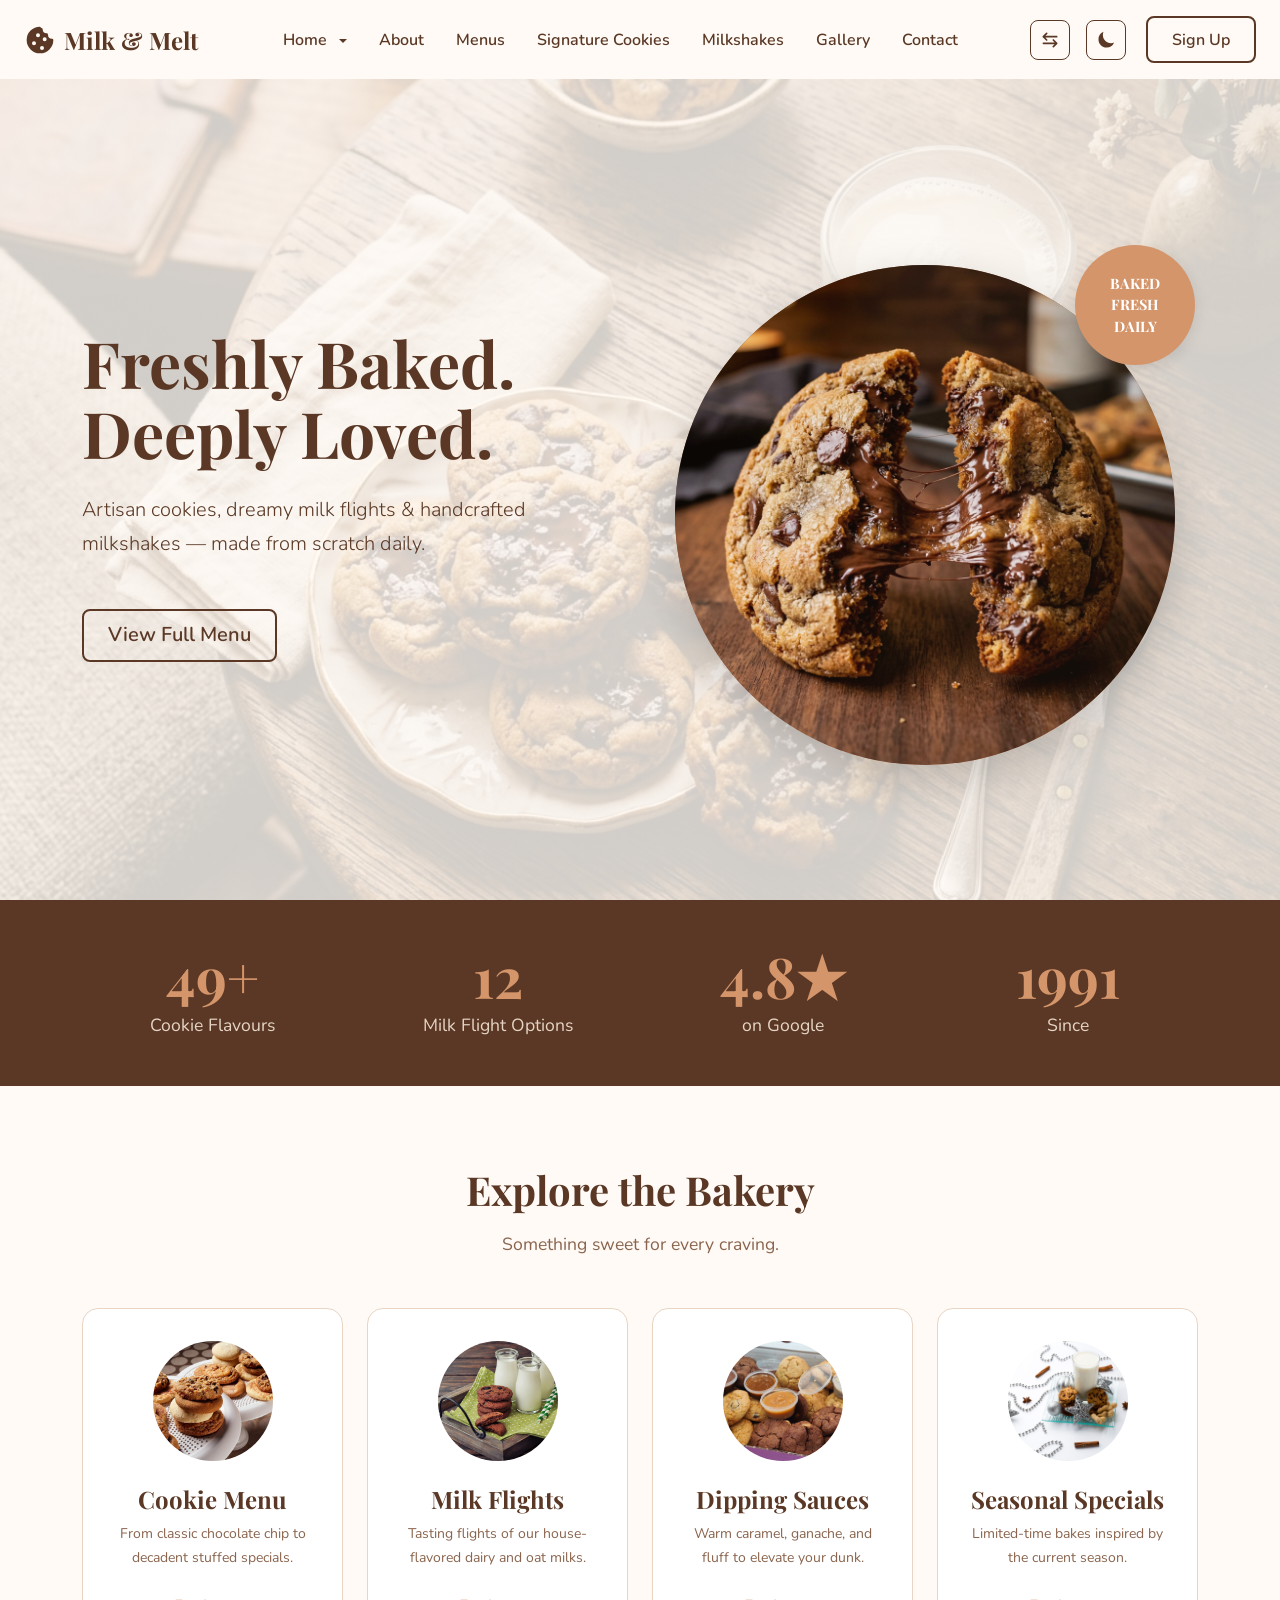
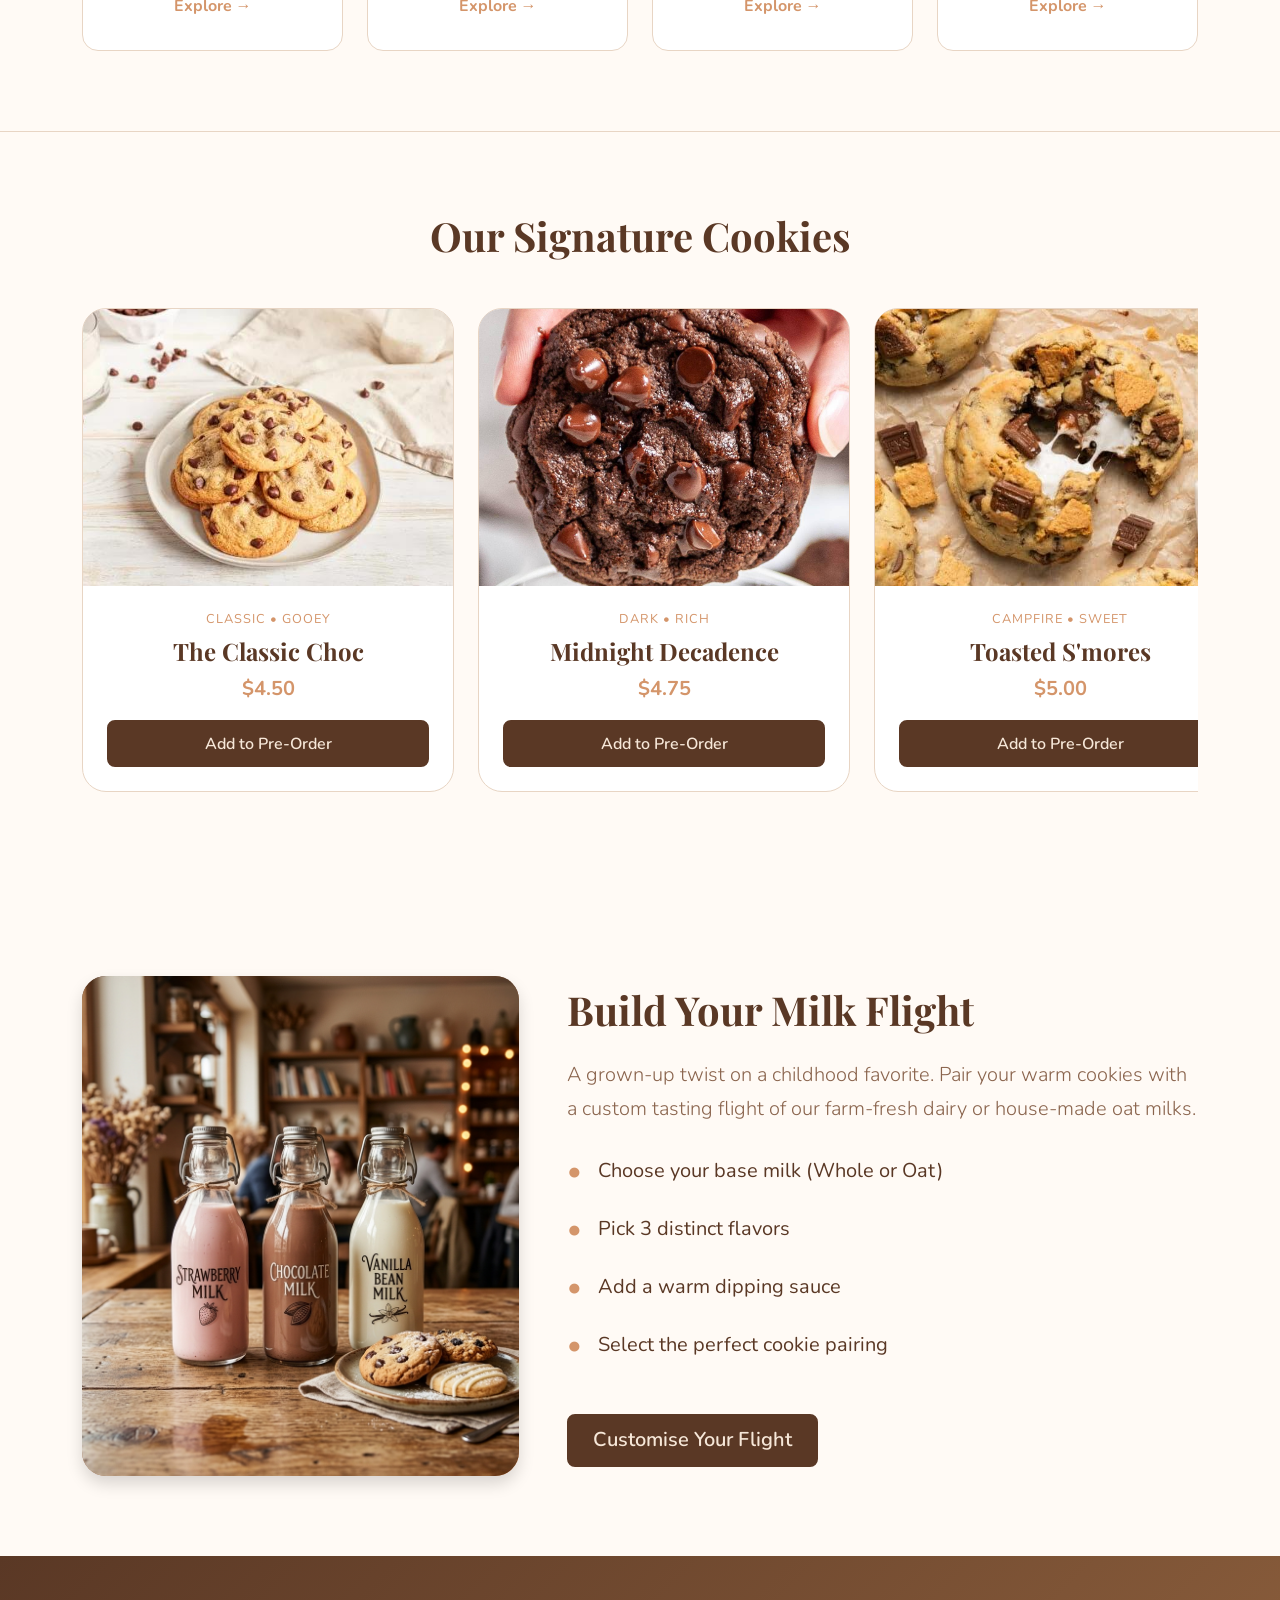
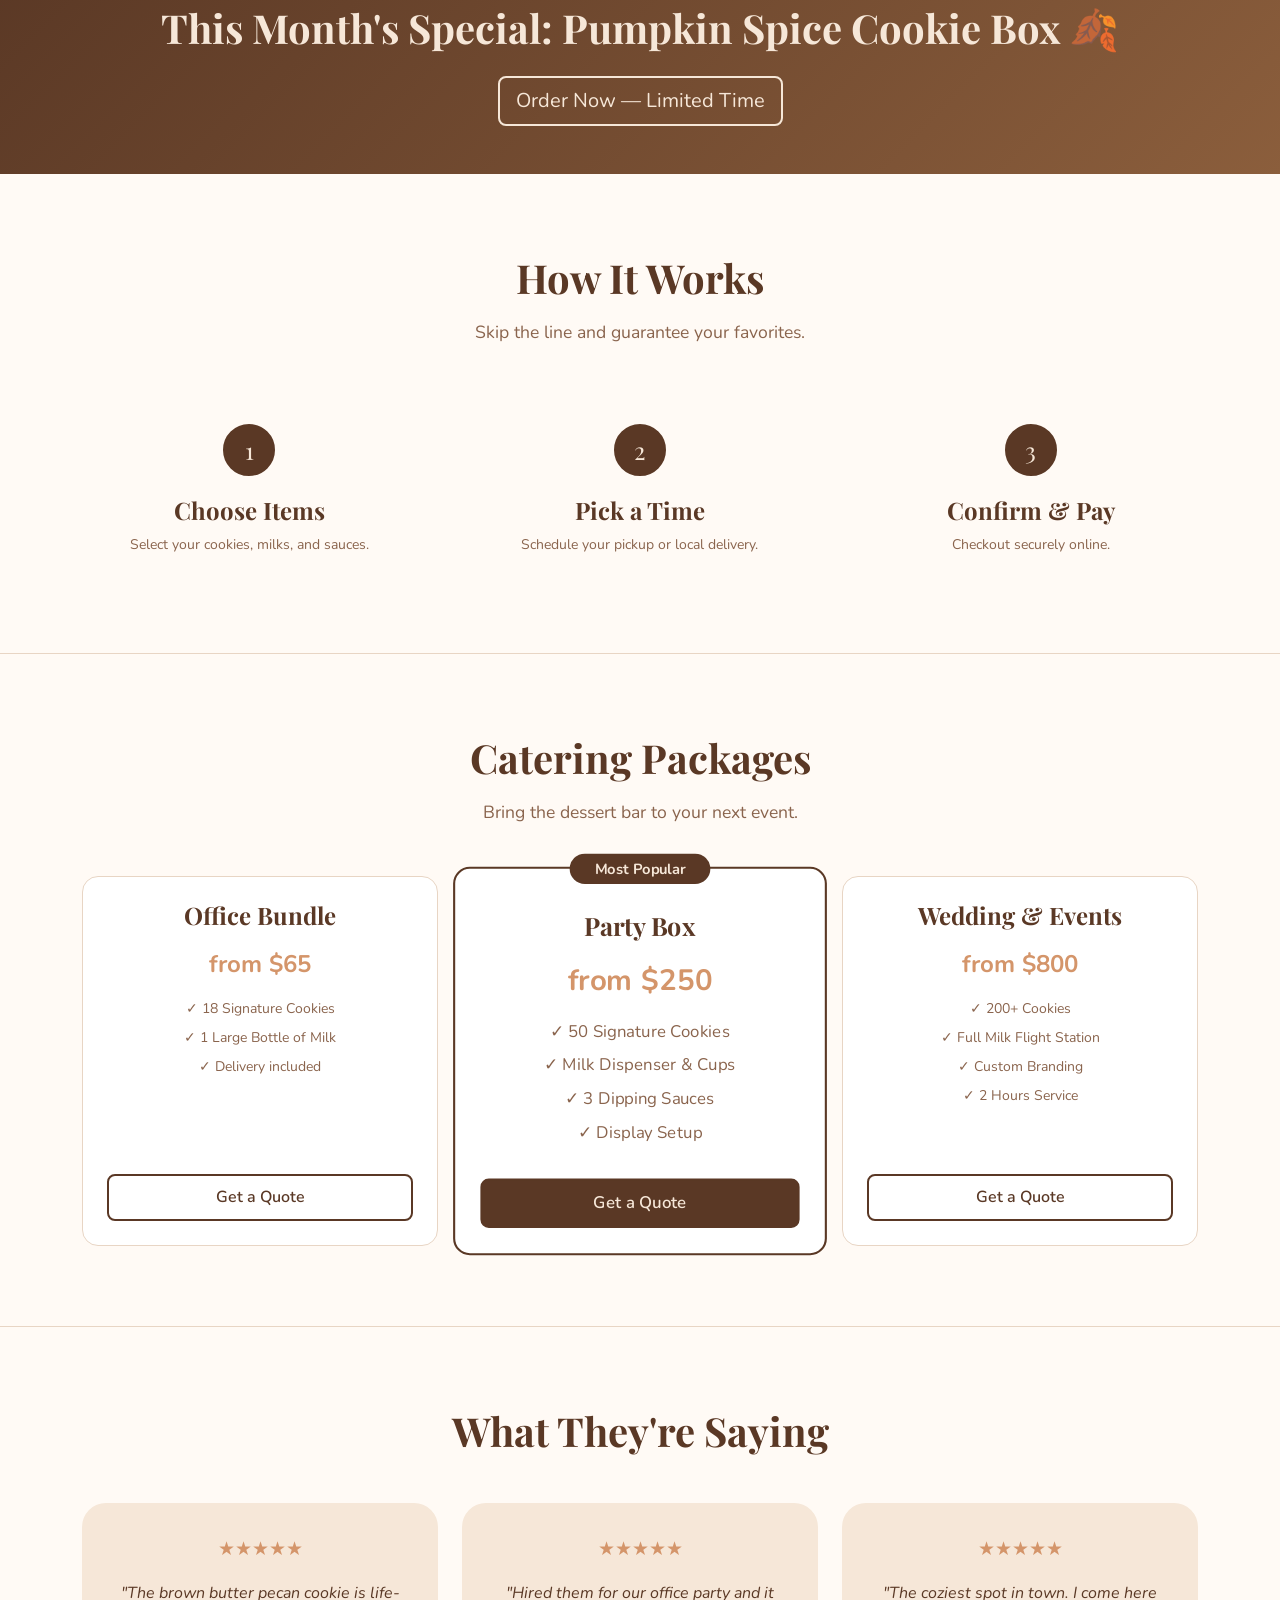
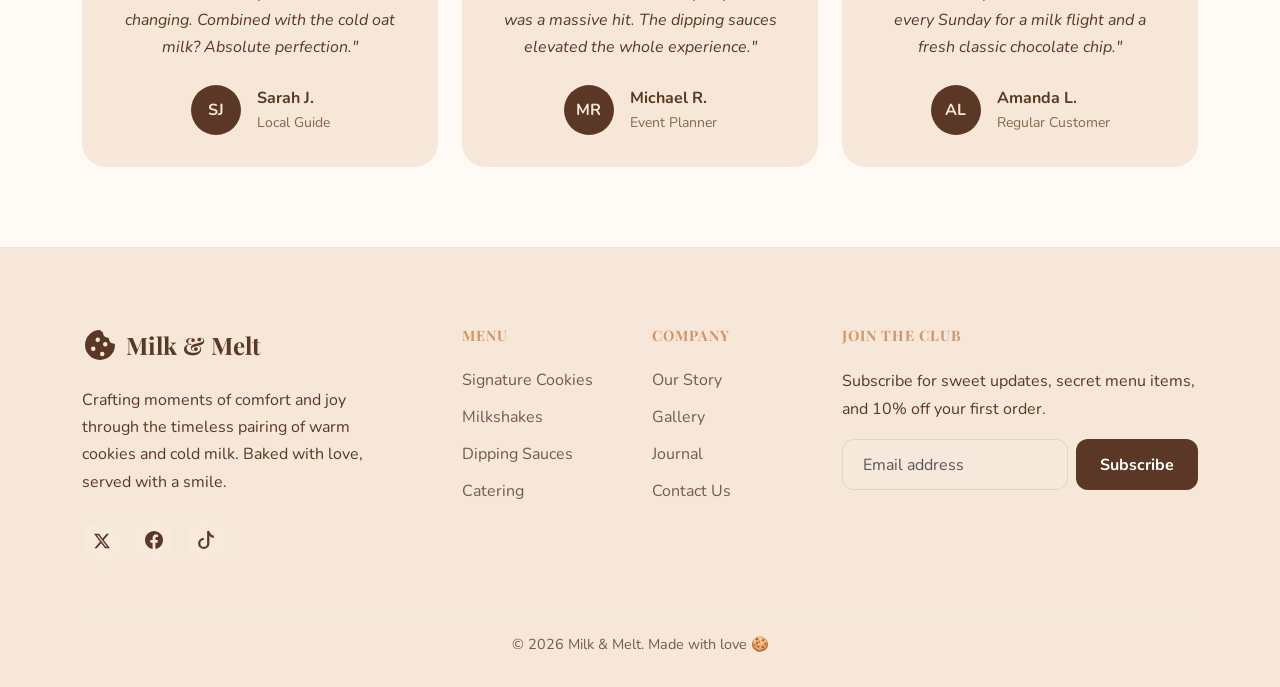
<file: index.html>
<!DOCTYPE html>
<html lang="en" dir="ltr" data-theme="light">

<head>
  <meta charset="UTF-8">
  <meta name="viewport" content="width=device-width, initial-scale=1.0">
  <title>Milk &amp; Melt | Freshly Baked. Deeply Loved.</title>
  <meta name="description"
    content="Experience the warmth of Milk &amp; Melt. Artisan cookies, milk flights, and decadent milkshakes in a cozy, premium setting.">

  <link rel="icon" type="image/svg+xml"
    href="data:image/svg+xml,%3Csvg viewBox='0 0 24 24' fill='%235A3825' xmlns='http://www.w3.org/2000/svg'%3E%3Cpath d='M12 2a10 10 0 1 0 10 10 1 1 0 0 0-1-1 3 3 0 0 1-3-3 1 1 0 0 0-1-1 3 3 0 0 1-3-3 1 1 0 0 0-1-1zm-1.5 5a1.5 1.5 0 1 1 0 3 1.5 1.5 0 0 1 0-3zm-3 6a1.5 1.5 0 1 1 0 3 1.5 1.5 0 0 1 0-3zm6 3.5a1.5 1.5 0 1 1 0 3 1.5 1.5 0 0 1 0-3zm2-6.5a1.5 1.5 0 1 1 0 3 1.5 1.5 0 0 1 0-3z'/%3E%3C/svg%3E">
  <link id="bootstrap-css" href="https://cdn.jsdelivr.net/npm/bootstrap@5.3.0/dist/css/bootstrap.min.css"
    rel="stylesheet">
  <link rel="stylesheet" href="assets/css/style.css">
  <script>
    (function () {
      const savedTheme = localStorage.getItem('mcb-theme') || 'light';
      document.documentElement.setAttribute('data-theme', savedTheme);
    })();
  </script>
</head>

<body>

  <!-- NAVBAR -->
  <nav class="navbar navbar-expand-custom fixed-top">
    <div class="container-fluid px-4">
      <a class="navbar-brand" href="index.html">
        <svg viewBox="0 0 24 24" xmlns="http://www.w3.org/2000/svg">
          <path
            d="M12 2a10 10 0 1 0 10 10 1 1 0 0 0-1-1 3 3 0 0 1-3-3 1 1 0 0 0-1-1 3 3 0 0 1-3-3 1 1 0 0 0-1-1zm-1.5 5a1.5 1.5 0 1 1 0 3 1.5 1.5 0 0 1 0-3zm-3 6a1.5 1.5 0 1 1 0 3 1.5 1.5 0 0 1 0-3zm6 3.5a1.5 1.5 0 1 1 0 3 1.5 1.5 0 0 1 0-3zm2-6.5a1.5 1.5 0 1 1 0 3 1.5 1.5 0 0 1 0-3z" />
        </svg>
        Milk &amp; Melt
      </a>
      <button class="navbar-toggler" type="button" data-bs-toggle="offcanvas" data-bs-target="#mobileMenu"
        aria-controls="mobileMenu">
        <span class="navbar-toggler-icon"></span>
      </button>
      <div class="offcanvas offcanvas-end" tabindex="-1" id="mobileMenu" aria-labelledby="mobileMenuLabel">
        <div class="offcanvas-header">
          <h5 class="offcanvas-title font-heading" id="mobileMenuLabel">Menu</h5>
          <button type="button" class="btn-close" data-bs-dismiss="offcanvas" aria-label="Close"></button>
        </div>
        <div class="offcanvas-body">
          <ul class="navbar-nav mx-auto mb-2 mb-lg-0">
            <li class="nav-item mobile-only-home"><a class="nav-link active" href="index.html">Home 1</a></li>
            <li class="nav-item mobile-only-home"><a class="nav-link" href="home2.html">Home 2</a></li>
            <li class="nav-item dropdown desktop-only-home">
              <a class="nav-link dropdown-toggle" href="#" id="homeDropdown" role="button" data-bs-toggle="dropdown"
                aria-expanded="false">
                Home
              </a>
              <ul class="dropdown-menu" aria-labelledby="homeDropdown">
                <li><a class="dropdown-item" href="index.html">Home 1</a></li>
                <li><a class="dropdown-item" href="home2.html">Home 2</a></li>
              </ul>
            </li>
            <li class="nav-item"><a class="nav-link" href="about.html">About</a></li>
            <li class="nav-item"><a class="nav-link" href="menu.html">Menus</a></li>
            <li class="nav-item"><a class="nav-link" href="signature-cookies.html">Signature Cookies</a></li>
            <li class="nav-item"><a class="nav-link" href="milkshakes.html">Milkshakes</a></li>
            <li class="nav-item"><a class="nav-link" href="gallery.html">Gallery</a></li>
            <li class="nav-item"><a class="nav-link" href="contact.html">Contact</a></li>
          </ul>
          <div class="d-flex align-items-center flex-nowrap gap-2">
            
            <button id="rtlToggle" class="control-btn" title="Toggle RTL">

                          <svg viewBox="0 0 24 24" fill="none" stroke="currentColor" stroke-width="2" stroke-linecap="round" stroke-linejoin="round" width="20" height="20">

                            <path d="M20 8H4M4 8l4-4M4 8l4 4M4 16h16M20 16l-4-4M20 16l-4 4" />

                          </svg>

                        </button>
            <button id="themeToggle" class="control-btn" title="Toggle Theme">
              <svg xmlns="http://www.w3.org/2000/svg" viewBox="0 0 24 24" fill="currentColor" width="20" height="20">
                <path
                  d="M21.752 15.002A9.718 9.718 0 0118 15.75c-5.385 0-9.75-4.365-9.75-9.75 0-1.33.266-2.597.748-3.752A9.753 9.753 0 003 11.25C3 16.635 7.365 21 12.75 21a9.753 9.753 0 009.002-5.998z" />
              </svg>
            </button>
            <a href="signup.html" class="btn btn-brand-outline ms-lg-2">Sign Up</a>
          </div>
        </div>
      </div>
    </div>
  </nav>

  <!-- 1. HERO SECTION -->
  <section class="hero-home-1">
    <div class="container">
      <div class="row align-items-center">
        <div class="col-lg-6 hero-content text-center text-lg-start">
          <h1 class="mb-4" style="font-size: clamp(3rem, 5vw, 4.5rem); line-height: 1.1;">Freshly Baked.<br>Deeply
            Loved.</h1>
          <p class="lead mb-5 max-w-75 mx-auto mx-lg-0">Artisan cookies, dreamy milk flights &amp; handcrafted milkshakes —
            made from scratch daily.</p>
          <div class="d-flex gap-3 flex-wrap justify-content-center justify-content-lg-start">
            <a href="menu.html" class="btn btn-brand-outline btn-lg">View Full Menu</a>
          </div>
        </div>
        <div class="col-lg-6 mt-5 mt-lg-0">
          <div class="position-relative mx-auto" style="max-width: 500px;">
            <div class="rotating-badge">BAKED FRESH<br>DAILY</div>
            <div class="placeholder-circle shadow-lg position-relative overflow-hidden">
              <!-- Using a generated image to make it look premium rather than just a gradient -->
              <img src="assets/images/cookie.png" alt="Fresh Cookie"
                class="position-absolute w-100 h-100 object-fit-cover" style="opacity: 0.9;">
            </div>
          </div>
        </div>
      </div>


    </div>
  </section>

  <!-- 2. STATS BAR -->
  <section class="stats-bar text-center">
    <div class="container">
      <div class="row g-4">
        <div class="col-6 col-md-3">
          <div class="stat-number" data-target="50" data-suffix="+">50+</div>
          <div class="stat-label">Cookie Flavours</div>
        </div>
        <div class="col-6 col-md-3">
          <div class="stat-number" data-target="12">12</div>
          <div class="stat-label">Milk Flight Options</div>
        </div>
        <div class="col-6 col-md-3">
          <div class="stat-number" data-target="4.9" data-suffix="★">4.9★</div>
          <div class="stat-label">on Google</div>
        </div>
        <div class="col-6 col-md-3">
          <div class="stat-number" data-target="2018">2018</div>
          <div class="stat-label">Since</div>
        </div>
      </div>
    </div>
  </section>

  <!-- 3. FEATURED MENU CATEGORIES -->
  <section class="section-padding">
    <div class="container">
      <h2 class="section-title">Explore the Bakery</h2>
      <p class="section-subtitle">Something sweet for every craving.</p>

      <div class="row g-4">
        <div class="col-12 col-md-6 col-lg-6 col-xl-3">
          <div class="category-card">
            <div class="category-icon">
              <img src="assets/images/cooking.jpg" alt="Cookies">
            </div>
            <h4>Cookie Menu</h4>
            <p class="text-muted small mb-4">From classic chocolate chip to decadent stuffed specials.</p>
            <a href="signature-cookies.html" class="fw-bold">Explore &rarr;</a>
          </div>
        </div>
        <div class="col-12 col-md-6 col-lg-6 col-xl-3">
          <div class="category-card">
            <div class="category-icon">
              <img src="assets/images/milk.jpg" alt="Milk Flights">
            </div>
            <h4>Milk Flights</h4>
            <p class="text-muted small mb-4">Tasting flights of our house-flavored dairy and oat milks.</p>
            <a href="milkshakes.html" class="fw-bold">Explore &rarr;</a>
          </div>
        </div>
        <div class="col-12 col-md-6 col-lg-6 col-xl-3">
          <div class="category-card">
            <div class="category-icon">
              <img src="assets/images/dipping.jpg" alt="Dipping Sauces">
            </div>
            <h4>Dipping Sauces</h4>
            <p class="text-muted small mb-4">Warm caramel, ganache, and fluff to elevate your dunk.</p>
            <a href="menu.html" class="fw-bold">Explore &rarr;</a>
          </div>
        </div>
        <div class="col-12 col-md-6 col-lg-6 col-xl-3">
          <div class="category-card">
            <div class="category-icon">
              <img src="assets/images/seasonal.jpg" alt="Seasonal Specials">
            </div>
            <h4>Seasonal Specials</h4>
            <p class="text-muted small mb-4">Limited-time bakes inspired by the current season.</p>
            <a href="menu.html" class="fw-bold">Explore &rarr;</a>
          </div>
        </div>
      </div>
    </div>
  </section>

  <!-- 4. SIGNATURE COOKIES SHOWCASE -->
  <section class="section-padding bg-warm border-top" style="border-color: var(--mcb-surface-border) !important;">
    <div class="container">
      <div class="text-center mb-5">
        <h2 class="section-title">Our Signature Cookies</h2>
      </div>

      <!-- Slider Wrapper -->
      <div class="position-relative">
        <!-- Horizontal Scroll Container -->
        <div id="cookieSlider" class="d-flex overflow-auto gap-4 pb-4 no-scrollbar"
          style="scroll-snap-type: x mandatory; padding-bottom: 2rem; scroll-behavior: smooth;">
          <!-- Cookie items remain the same -->
          <div class="col-12 col-md-6 col-lg-4" style="min-width: 300px; scroll-snap-align: start;">
            <div class="cookie-card">
              <div class="cookie-card-img-wrap position-relative overflow-hidden">
                <img src="assets/images/signature1.jpg" alt="Cookie"
                  class="position-absolute w-100 h-100 object-fit-cover">
              </div>
              <div class="cookie-tags">Classic • Gooey</div>
              <h4 class="mb-2">The Classic Choc</h4>
              <div class="fs-5 text-accent fw-bold mb-3">$4.50</div>
              <button class="btn btn-brand-primary w-100 mt-auto">Add to Pre-Order</button>
            </div>
          </div>

          <div class="col-12 col-md-6 col-lg-4" style="min-width: 300px; scroll-snap-align: start;">
            <div class="cookie-card">
              <div class="cookie-card-img-wrap position-relative overflow-hidden">
                <img src="assets/images/signature2.jpg" alt="Cookie"
                  class="position-absolute w-100 h-100 object-fit-cover">
              </div>
              <div class="cookie-tags">Dark • Rich</div>
              <h4 class="mb-2">Midnight Decadence</h4>
              <div class="fs-5 text-accent fw-bold mb-3">$4.75</div>
              <button class="btn btn-brand-primary w-100 mt-auto">Add to Pre-Order</button>
            </div>
          </div>

          <div class="col-12 col-md-6 col-lg-4" style="min-width: 300px; scroll-snap-align: start;">
            <div class="cookie-card">
              <div class="cookie-card-img-wrap position-relative overflow-hidden">
                <img src="assets/images/signature3.jpg" alt="Cookie"
                  class="position-absolute w-100 h-100 object-fit-cover">
              </div>
              <div class="cookie-tags">Campfire • Sweet</div>
              <h4 class="mb-2">Toasted S'mores</h4>
              <div class="fs-5 text-accent fw-bold mb-3">$5.00</div>
              <button class="btn btn-brand-primary w-100 mt-auto">Add to Pre-Order</button>
            </div>
          </div>

          <div class="col-12 col-md-6 col-lg-4" style="min-width: 300px; scroll-snap-align: start;">
            <div class="cookie-card">
              <div class="cookie-card-img-wrap position-relative overflow-hidden">
                <img src="assets/images/signature4.jpg" alt="Cookie"
                  class="position-absolute w-100 h-100 object-fit-cover">
              </div>
              <div class="cookie-tags">Nutty • Salty</div>
              <h4 class="mb-2">Brown Butter Pecan</h4>
              <div class="fs-5 text-accent fw-bold mb-3">$4.75</div>
              <button class="btn btn-brand-primary w-100 mt-auto">Add to Pre-Order</button>
            </div>
          </div>

          <div class="col-12 col-md-6 col-lg-4" style="min-width: 300px; scroll-snap-align: start;">
            <div class="cookie-card">
              <div class="cookie-card-img-wrap position-relative overflow-hidden">
                <img src="assets/images/signature5.png" alt="Cookie"
                  class="position-absolute w-100 h-100 object-fit-cover">
              </div>
              <div class="cookie-tags">Vegan • Fresh</div>
              <h4 class="mb-2">Lemon Blueberry</h4>
              <div class="fs-5 text-accent fw-bold mb-3">$5.00</div>
              <button class="btn btn-brand-primary w-100 mt-auto">Add to Pre-Order</button>
            </div>
          </div>

          <div class="col-12 col-md-6 col-lg-4" style="min-width: 300px; scroll-snap-align: start;">
            <div class="cookie-card">
              <div class="cookie-card-img-wrap position-relative overflow-hidden">
                <img src="assets/images/signature6.png" alt="Cookie"
                  class="position-absolute w-100 h-100 object-fit-cover">
              </div>
              <div class="cookie-tags">Stuffed • Indulgent</div>
              <h4 class="mb-2">Nutella Lava</h4>
              <div class="fs-5 text-accent fw-bold mb-3">$5.50</div>
              <button class="btn btn-brand-primary w-100 mt-auto">Add to Pre-Order</button>
            </div>
          </div>
        </div>
      </div>
    </div>
  </section>

  <!-- 5. MILK FLIGHTS SECTION -->
  <section class="section-padding">
    <div class="container">
      <div class="row align-items-center g-5">
        <div class="col-lg-5">
          <div class="placeholder-rect position-relative overflow-hidden shadow" style="min-height: 500px;">
            <img src="assets/images/milk.png" alt="Milk Flight" class="position-absolute w-100 h-100 object-fit-cover">

          </div>
        </div>
        <div class="col-lg-7 pl-lg-5">
          <h2 class="section-title text-start mb-4">Build Your Milk Flight</h2>
          <p class="lead mb-4 text-muted">A grown-up twist on a childhood favorite. Pair your warm cookies with a custom
            tasting flight of our farm-fresh dairy or house-made oat milks.</p>
          <ul class="list-unstyled mb-5 fs-5">
            <li class="mb-3 d-flex align-items-center gap-3"><span class="text-accent fs-3">•</span> Choose your base
              milk (Whole or Oat)</li>
            <li class="mb-3 d-flex align-items-center gap-3"><span class="text-accent fs-3">•</span> Pick 3 distinct
              flavors</li>
            <li class="mb-3 d-flex align-items-center gap-3"><span class="text-accent fs-3">•</span> Add a warm dipping
              sauce</li>
            <li class="mb-3 d-flex align-items-center gap-3"><span class="text-accent fs-3">•</span> Select the perfect
              cookie pairing</li>
          </ul>
          <button class="btn btn-brand-primary btn-lg">Customise Your Flight</button>
        </div>
      </div>
    </div>
  </section>


  <!-- 7. SEASONAL SPECIALS BANNER -->
  <section class="py-5" style="background: linear-gradient(135deg, #5A3825, #8B5E3C); color: #F6E7D8;">
    <div class="container text-center">
      <h2 class="section-title mb-4" style="color: #F6E7D8;">This Month's Special: Pumpkin Spice Cookie Box 🍂</h2>
      <button class="btn btn-lg"
        style="background: transparent; color: #F6E7D8; border: 2px solid #F6E7D8; border-radius: 8px;">Order Now —
        Limited Time</button>
    </div>
  </section>

  <!-- 8. HOW TO PRE-ORDER -->
  <section class="section-padding">
    <div class="container">
      <h2 class="section-title">How It Works</h2>
      <p class="section-subtitle">Skip the line and guarantee your favorites.</p>

      <div class="step-container mt-5 pt-4">
        <div class="step-item">
          <div class="step-number">1</div>
          <h4 class="mb-2">Choose Items</h4>
          <p class="text-muted small">Select your cookies, milks, and sauces.</p>
        </div>
        <div class="step-item">
          <div class="step-number">2</div>
          <h4 class="mb-2">Pick a Time</h4>
          <p class="text-muted small">Schedule your pickup or local delivery.</p>
        </div>
        <div class="step-item">
          <div class="step-number">3</div>
          <h4 class="mb-2">Confirm &amp; Pay</h4>
          <p class="text-muted small">Checkout securely online.</p>
        </div>
      </div>
    </div>
  </section>

  <!-- 9. CATERING PACKAGES PREVIEW -->
  <section class="section-padding bg-warm border-top border-bottom"
    style="border-color: var(--mcb-surface-border) !important;">
    <div class="container">
      <div class="text-center mb-5">
        <h2 class="section-title">Catering Packages</h2>
        <p class="section-subtitle" style="margin-bottom:0">Bring the dessert bar to your next event.</p>
      </div>

      <div class="row g-4 align-items-stretch">
        <div class="col-lg-4">
          <div class="mcb-card p-4 text-center">
            <h4 class="mb-3">Office Bundle</h4>
            <div class="fs-4 fw-bold text-accent mb-3">from $65</div>
            <ul class="list-unstyled text-muted small mb-4">
              <li class="mb-2">✓ 18 Signature Cookies</li>
              <li class="mb-2">✓ 1 Large Bottle of Milk</li>
              <li class="mb-2">✓ Delivery included</li>
            </ul>
            <button class="btn btn-brand-outline w-100 mt-auto">Get a Quote</button>
          </div>
        </div>

        <!-- Center Featured Card -->
        <div class="col-lg-4">
          <div class="mcb-card p-4 position-relative text-center"
            style="border: 2px solid var(--mcb-primary); transform: scale(1.05); z-index: 2;">
            <div
              class="position-absolute top-0 start-50 translate-middle bg-primary text-white px-4 py-1 rounded-pill small fw-bold"
              style="background-color: var(--mcb-primary) !important;">Most Popular</div>
            <h4 class="mb-3 mt-3">Party Box</h4>
            <div class="fs-3 fw-bold text-accent mb-3">from $250</div>
            <ul class="list-unstyled text-muted mb-4">
              <li class="mb-2">✓ 50 Signature Cookies</li>
              <li class="mb-2">✓ Milk Dispenser &amp; Cups</li>
              <li class="mb-2">✓ 3 Dipping Sauces</li>
              <li class="mb-2">✓ Display Setup</li>
            </ul>
            <button class="btn btn-brand-primary w-100 mt-auto">Get a Quote</button>
          </div>
        </div>

        <div class="col-lg-4">
          <div class="mcb-card p-4 text-center">
            <h4 class="mb-3">Wedding &amp; Events</h4>
            <div class="fs-4 fw-bold text-accent mb-3">from $800</div>
            <ul class="list-unstyled text-muted small mb-4">
              <li class="mb-2">✓ 200+ Cookies</li>
              <li class="mb-2">✓ Full Milk Flight Station</li>
              <li class="mb-2">✓ Custom Branding</li>
              <li class="mb-2">✓ 2 Hours Service</li>
            </ul>
            <button class="btn btn-brand-outline w-100 mt-auto">Get a Quote</button>
          </div>
        </div>
      </div>
    </div>
  </section>

  <!-- 10. TESTIMONIALS -->
  <section class="section-padding">
    <div class="container">
      <h2 class="section-title">What They're Saying</h2>
      <div class="row g-4 mt-4">
        <div class="col-12 col-md-12 col-lg-4">
          <div class="testimonial-card text-center d-flex flex-column">
            <div class="star-rating">★★★★★</div>
            <p class="fst-italic mb-4">"The brown butter pecan cookie is life-changing. Combined with the cold oat milk?
              Absolute perfection."</p>
            <div class="d-flex align-items-center justify-content-center gap-3 mt-auto">
              <div class="avatar-circle">SJ</div>
              <div class="text-start"><strong class="d-block">Sarah J.</strong><span class="small text-muted">Local
                  Guide</span></div>
            </div>
          </div>
        </div>
        <div class="col-12 col-md-12 col-lg-4">
          <div class="testimonial-card text-center d-flex flex-column">
            <div class="star-rating">★★★★★</div>
            <p class="fst-italic mb-4">"Hired them for our office party and it was a massive hit. The dipping sauces
              elevated the whole experience."</p>
            <div class="d-flex align-items-center justify-content-center gap-3 mt-auto">
              <div class="avatar-circle">MR</div>
              <div class="text-start"><strong class="d-block">Michael R.</strong><span class="small text-muted">Event
                  Planner</span></div>
            </div>
          </div>
        </div>
        <div class="col-md-12 col-lg-4">
          <div class="testimonial-card text-center d-flex flex-column">
            <div class="star-rating">★★★★★</div>
            <p class="fst-italic mb-4">"The coziest spot in town. I come here every Sunday for a milk flight and a fresh
              classic chocolate chip."</p>
            <div class="d-flex align-items-center justify-content-center gap-3 mt-auto">
              <div class="avatar-circle">AL</div>
              <div class="text-start"><strong class="d-block">Amanda L.</strong><span class="small text-muted">Regular
                  Customer</span>
              </div>
            </div>
          </div>
        </div>
      </div>
    </div>
  </section>


  <!-- 13. FOOTER -->
  <footer class="site-footer mt-0">
    <div class="container">
      <div class="row gy-4">
        <!-- Brand -->
        <div class="col-12 col-md-6 col-lg-6 col-xl-4 pe-lg-5">
          <a href="index.html" class="footer-brand">
            <svg viewBox="0 0 24 24" xmlns="http://www.w3.org/2000/svg">
              <path
                d="M12 2a10 10 0 1 0 10 10 1 1 0 0 0-1-1 3 3 0 0 1-3-3 1 1 0 0 0-1-1 3 3 0 0 1-3-3 1 1 0 0 0-1-1zm-1.5 5a1.5 1.5 0 1 1 0 3 1.5 1.5 0 0 1 0-3zm-3 6a1.5 1.5 0 1 1 0 3 1.5 1.5 0 0 1 0-3zm6 3.5a1.5 1.5 0 1 1 0 3 1.5 1.5 0 0 1 0-3zm2-6.5a1.5 1.5 0 1 1 0 3 1.5 1.5 0 0 1 0-3z" />
            </svg>
            Milk &amp; Melt
          </a>
          <p class="mb-4">Crafting moments of comfort and joy through the timeless pairing of warm cookies and cold
            milk. Baked with love, served with a smile.</p>
          <div class="social-icons">
            <a href="#" aria-label="X"><svg xmlns="http://www.w3.org/2000/svg" width="16" height="16"
                fill="currentColor" viewBox="0 0 16 16">
                <path
                  d="M12.6.75h2.454l-5.36 6.142L16 15.25h-4.937l-3.867-5.07-4.425 5.07H.316l5.733-6.57L0 .75h5.063l3.495 4.633L12.6.75zm-.86 13.028h1.36L4.323 2.145H2.865l8.875 11.633z" />
              </svg></a>
            <a href="#" aria-label="Facebook"><svg xmlns="http://www.w3.org/2000/svg" width="18" height="18"
                fill="currentColor" class="bi bi-facebook" viewBox="0 0 16 16">
                <path
                  d="M16 8.049c0-4.446-3.582-8.05-8-8.05C3.58 0-.002 3.603-.002 8.05c0 4.017 2.926 7.347 6.75 7.951v-5.625h-2.03V8.05H6.75V6.275c0-2.017 1.195-3.131 3.022-3.131.876 0 1.791.157 1.791.157v1.98h-1.009c-.993 0-1.303.621-1.303 1.258v1.51h2.218l-.354 2.326H9.25V16c3.824-.604 6.75-3.934 6.75-7.951z" />
              </svg></a>
            <a href="#" aria-label="TikTok"><svg xmlns="http://www.w3.org/2000/svg" width="18" height="18"
                fill="currentColor" class="bi bi-tiktok" viewBox="0 0 16 16">
                <path
                  d="M9 0h1.98c.144.715.54 1.617 1.235 2.512C12.895 3.389 13.797 4 15 4v2c-1.753 0-3.07-.814-4-1.829V11a5 5 0 1 1-5-5v2a3 3 0 1 0 3 3V0Z" />
              </svg></a>
          </div>
        </div>
        <!-- Menu -->
        <div class="col-12 col-md-6 col-lg-6 col-xl-2">
          <h5>Menu</h5>
          <ul>
            <li><a href="signature-cookies.html">Signature Cookies</a></li>
            <li><a href="milkshakes.html">Milkshakes</a></li>
            <li><a href="menu.html">Dipping Sauces</a></li>
            <li><a href="pricing.html">Catering</a></li>
          </ul>
        </div>
        <!-- Company -->
        <div class="col-12 col-md-6 col-lg-6 col-xl-2">
          <h5>Company</h5>
          <ul>
            <li><a href="about.html">Our Story</a></li>
            <li><a href="gallery.html">Gallery</a></li>
            <li><a href="blog.html">Journal</a></li>
            <li><a href="contact.html">Contact Us</a></li>
          </ul>
        </div>
        <!-- Newsletter -->
        <div class="col-12 col-md-6 col-lg-6 col-xl-4">
          <h5>Join the Club</h5>
          <p>Subscribe for sweet updates, secret menu items, and 10% off your first order.</p>
          <form class="newsletter-form d-flex gap-2 mt-3">
            <input type="email" class="form-control" placeholder="Email address" required>
            <button type="submit" class="btn">Subscribe</button>
          </form>
        </div>
      </div>
      <div class="footer-bottom">
        &copy; 2026 Milk &amp; Melt. Made with love 🍪
      </div>
    </div>
  </footer>

  <!-- Back to Top Button -->
  <button id="backToTop" aria-label="Back to top">
    <svg xmlns="http://www.w3.org/2000/svg" width="20" height="20" fill="currentColor" class="bi bi-arrow-up"
      viewBox="0 0 16 16">
      <path fill-rule="evenodd"
        d="M8 15a.5.5 0 0 0 .5-.5V2.707l3.146 3.147a.5.5 0 0 0 .708-.708l-4-4a.5.5 0 0 0-.708 0l-4 4a.5.5 0 1 0 .708.708L7.5 2.707V14.5a.5.5 0 0 0 .5.5z" />
    </svg>
  </button>

  <script src="https://cdn.jsdelivr.net/npm/bootstrap@5.3.0/dist/js/bootstrap.bundle.min.js"></script>
  <script src="assets/js/main.js"></script>
</body>

</html>
</file>
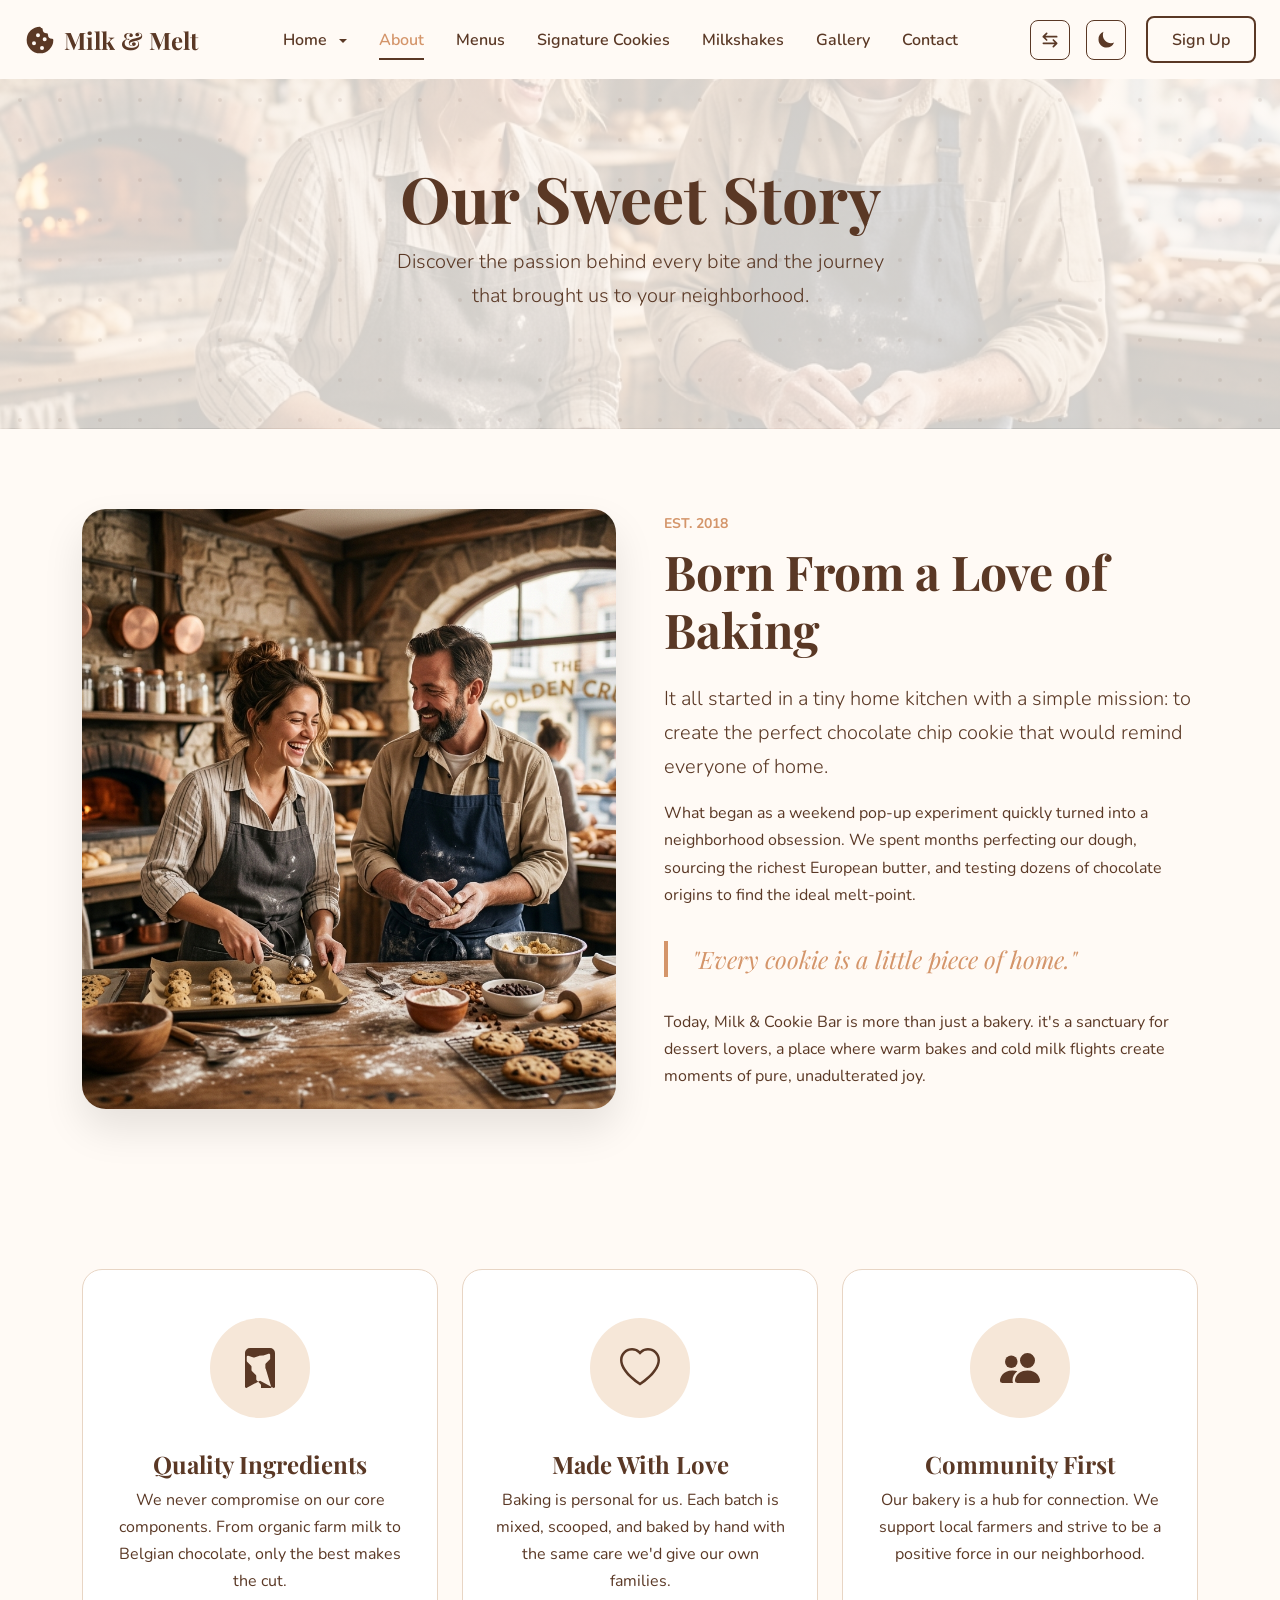
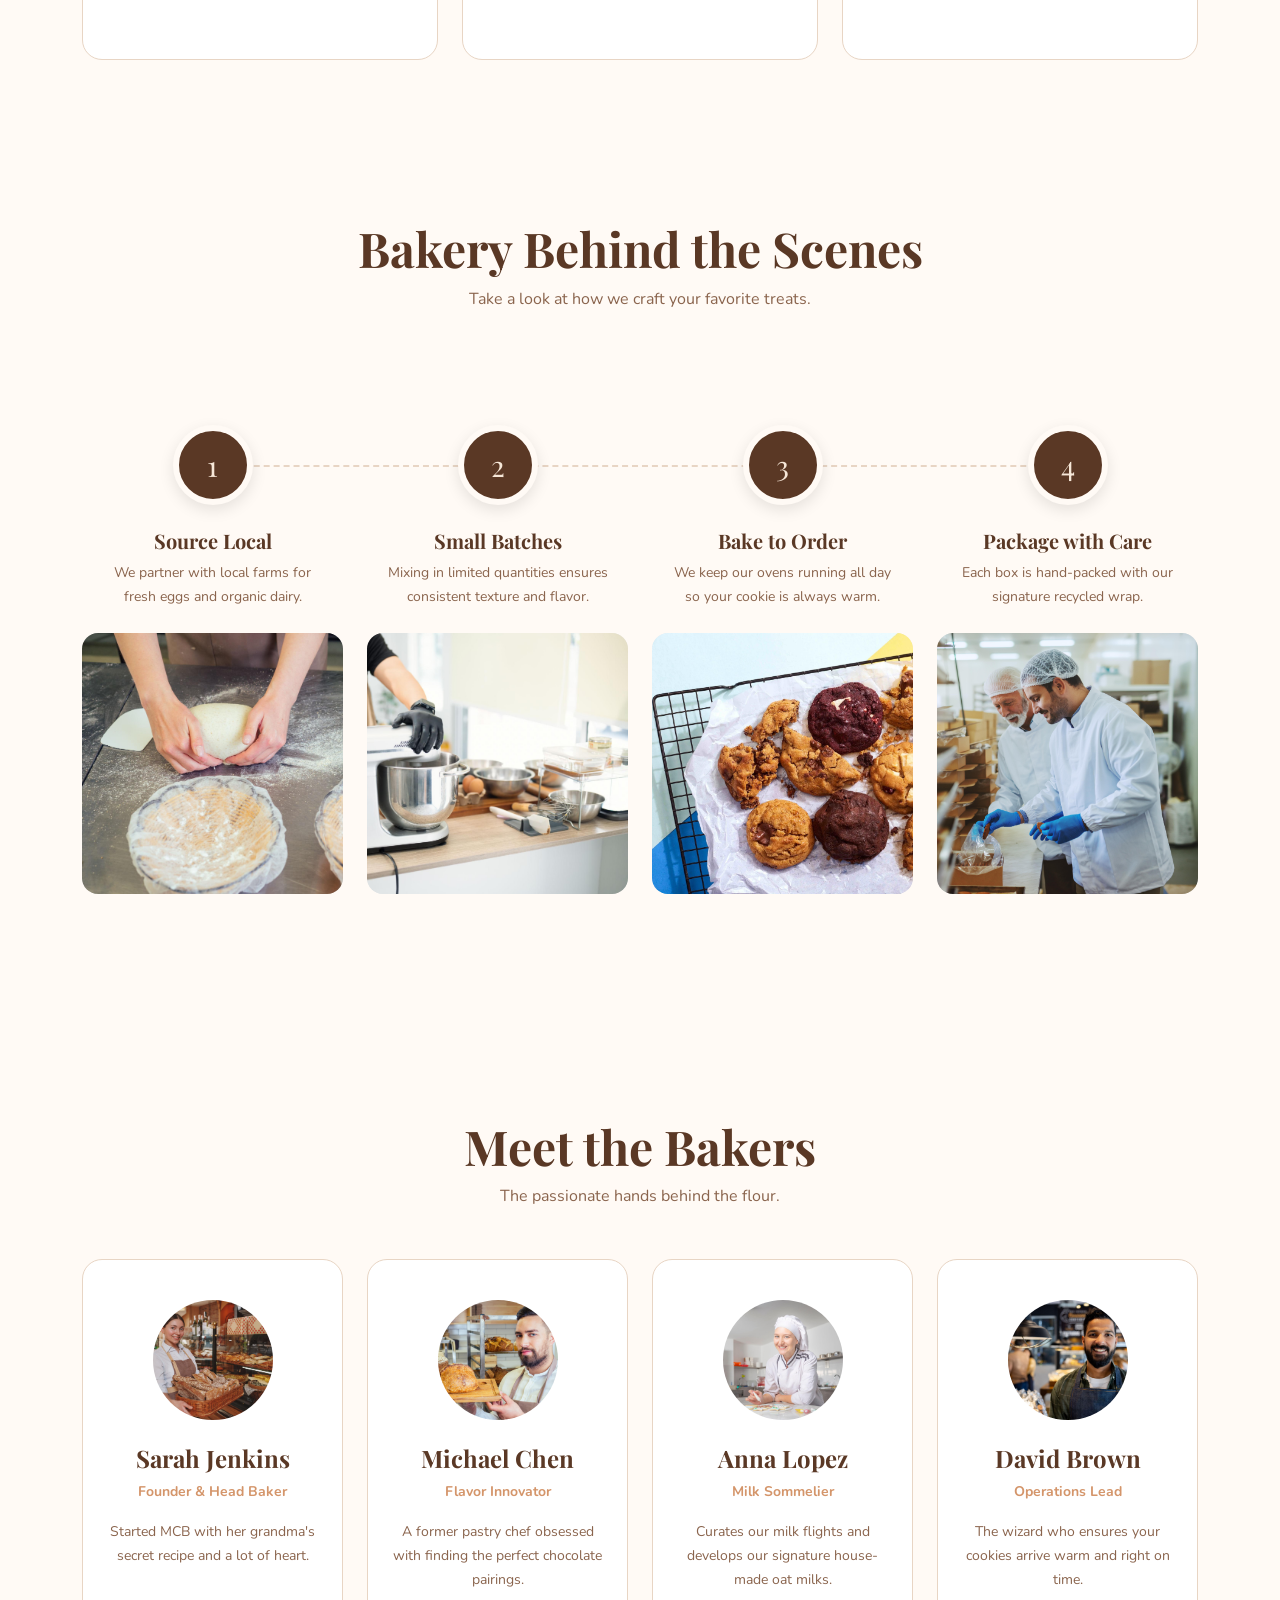
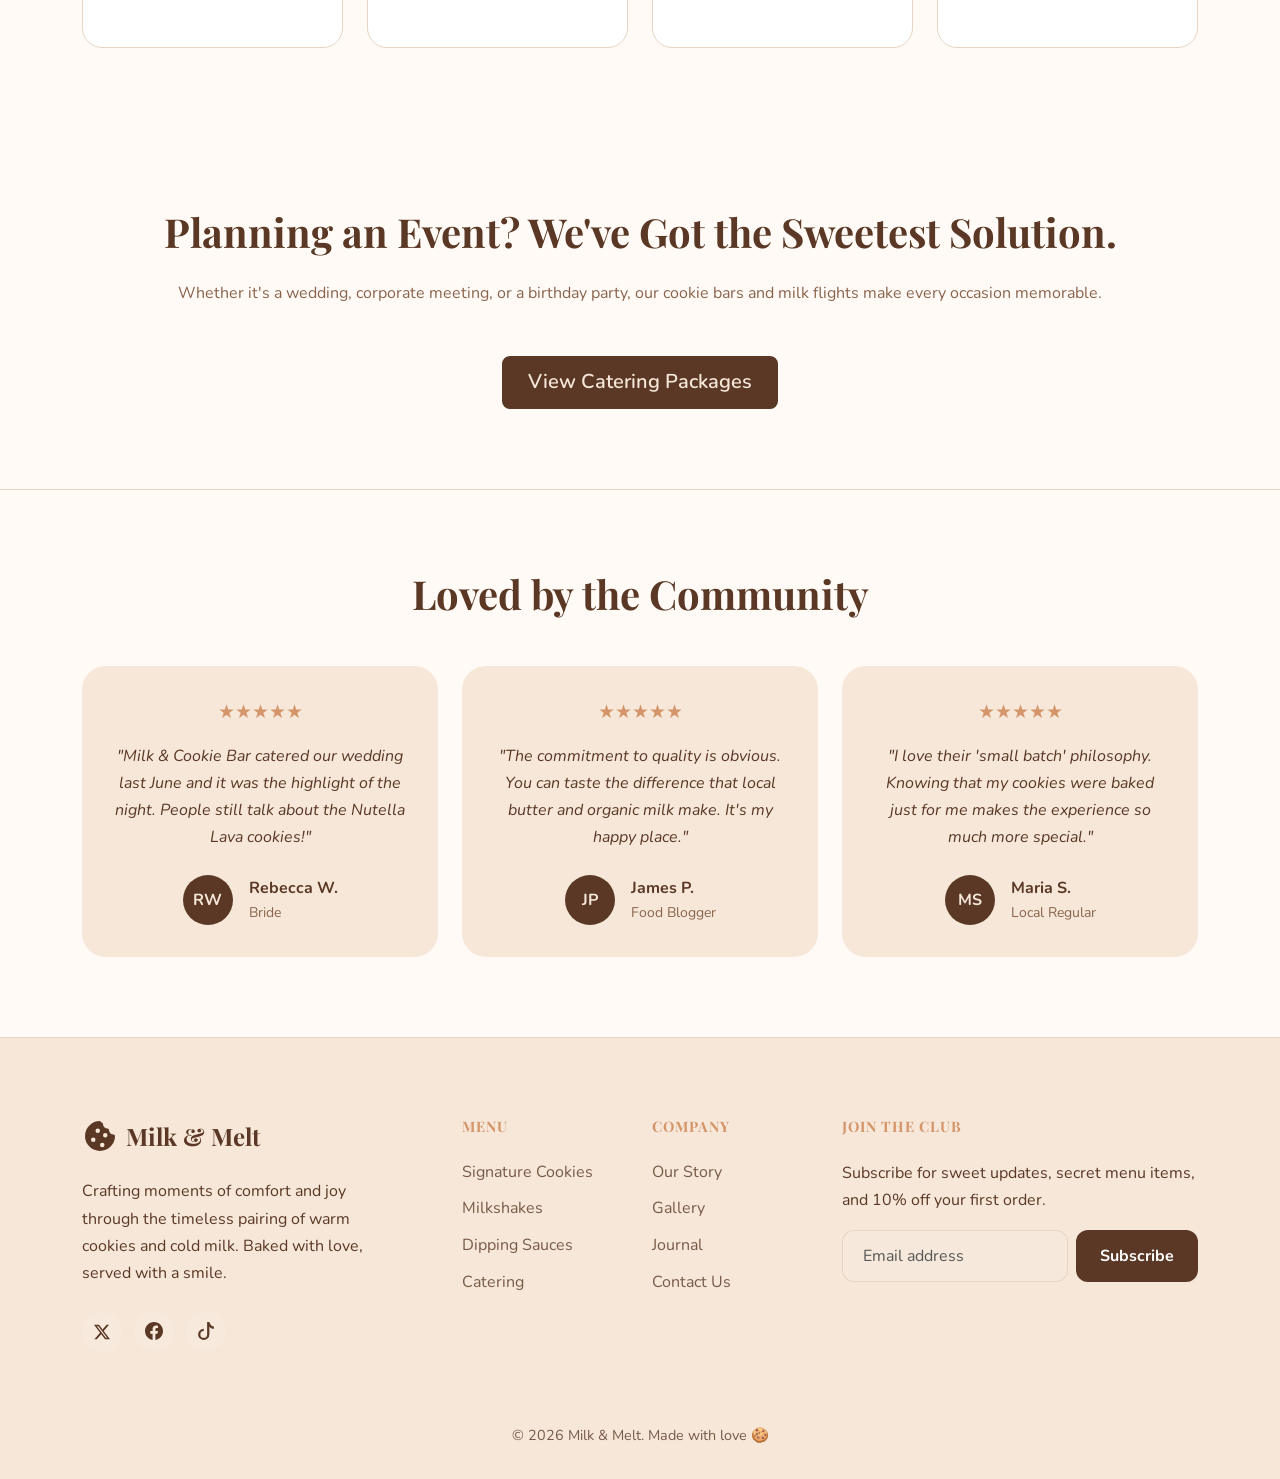
<file: about.html>
<!DOCTYPE html>
<html lang="en" dir="ltr" data-theme="light">

<head>
  <meta charset="UTF-8">
  <meta name="viewport" content="width=device-width, initial-scale=1.0">
  <title>About Our Journey | Milk & Melt</title>
  <meta name="description"
    content="Discover the story behind Milk & Cookie Bar. From our humble beginnings to our passion for artisan baking and wholesome ingredients.">

  <link rel="icon" type="image/svg+xml"
    href="data:image/svg+xml,%3Csvg viewBox='0 0 24 24' fill='%235A3825' xmlns='http://www.w3.org/2000/svg'%3E%3Cpath d='M12 2a10 10 0 1 0 10 10 1 1 0 0 0-1-1 3 3 0 0 1-3-3 1 1 0 0 0-1-1 3 3 0 0 1-3-3 1 1 0 0 0-1-1zm-1.5 5a1.5 1.5 0 1 1 0 3 1.5 1.5 0 0 1 0-3zm-3 6a1.5 1.5 0 1 1 0 3 1.5 1.5 0 0 1 0-3zm6 3.5a1.5 1.5 0 1 1 0 3 1.5 1.5 0 0 1 0-3zm2-6.5a1.5 1.5 0 1 1 0 3 1.5 1.5 0 0 1 0-3z'/%3E%3C/svg%3E">
  <link id="bootstrap-css" href="https://cdn.jsdelivr.net/npm/bootstrap@5.3.0/dist/css/bootstrap.min.css"
    rel="stylesheet">
  <link rel="stylesheet" href="assets/css/style.css">
  <script>
    (function () {
      const savedTheme = localStorage.getItem('mcb-theme') || 'light';
      document.documentElement.setAttribute('data-theme', savedTheme);
    })();
  </script>

  <style>
    .breadcrumb-custom {
      display: flex;
      justify-content: center;
      gap: 10px;
      margin-top: 1.5rem;
      font-size: 0.9rem;
      color: var(--mcb-text-muted);
    }

    .breadcrumb-custom a {
      color: var(--mcb-text-muted);
    }

    .breadcrumb-custom span {
      opacity: 0.5;
    }

    /* STORY SECTION */
    .story-image-wrap {
      height: 600px;
      border-radius: 24px;
      overflow: hidden;
      box-shadow: 0 20px 40px rgba(0, 0, 0, 0.1);
    }

    .highlight-quote {
      font-size: 1.5rem;
      font-family: var(--mcb-font-heading);
      color: var(--mcb-accent);
      border-left: 4px solid var(--mcb-accent);
      padding-left: 1.5rem;
      margin: 2rem 0;
      font-style: italic;
    }

    /* MISSION VALUES */
    .value-card-about {
      text-align: center;
      padding: 3rem 2rem;
      background: var(--mcb-surface);
      border: 1px solid var(--mcb-surface-border);
      border-radius: 20px;
      height: 100%;
      transition: var(--mcb-transition);
    }

    .value-card-about:hover {
      transform: translateY(-10px);
      box-shadow: 0 15px 30px rgba(0, 0, 0, 0.05);
    }

    .value-icon-lg {
      width: 100px;
      height: 100px;
      background: var(--mcb-secondary);
      border-radius: 50%;
      display: flex;
      align-items: center;
      justify-content: center;
      color: var(--mcb-primary);
      margin: 0 auto 2rem;
    }

    /* TIMELINE */
    .timeline-container {
      position: relative;
      padding: 4rem 0;
    }

    .timeline-line {
      position: absolute;
      top: 104px;
      left: 10%;
      right: 10%;
      height: 2px;
      border-top: 2px dashed var(--mcb-surface-border);
      z-index: 0;
    }

    .timeline-step {
      text-align: center;
      position: relative;
      z-index: 1;
    }

    .step-circle-lg {
      width: 80px;
      height: 80px;
      background: var(--mcb-primary);
      color: var(--mcb-secondary);
      border-radius: 50%;
      display: flex;
      align-items: center;
      justify-content: center;
      font-family: var(--mcb-font-heading);
      font-size: 1.8rem;
      margin: 0 auto 1.5rem;
      border: 6px solid var(--mcb-bg-color);
      box-shadow: 0 5px 15px rgba(0, 0, 0, 0.1);
    }

    .step-img-placeholder {
      width: 100%;
      aspect-ratio: 1;
      border-radius: 16px;
      background: #eee;
      margin-top: 1.5rem;
      overflow: hidden;
    }

    /* TEAM CARDS */
    .team-card-about {
      background: var(--mcb-surface);
      border: 1px solid var(--mcb-surface-border);
      border-radius: 20px;
      padding: 2.5rem 1.5rem;
      text-align: center;
      transition: var(--mcb-transition);
      height: 100%;
    }

    .team-card-about:hover {
      border-color: var(--mcb-accent);
      transform: translateY(-8px);
    }

    .team-avatar-lg {
      width: 120px;
      height: 120px;
      background: var(--mcb-primary);
      color: var(--mcb-secondary);
      border-radius: 50%;
      display: flex;
      align-items: center;
      justify-content: center;
      font-family: var(--mcb-font-heading);
      font-size: 2.5rem;
      margin: 0 auto 1.5rem;
      overflow: hidden;
    }

    /* INGREDIENT BADGES */
    .ingredient-badge {
      display: inline-flex;
      align-items: center;
      padding: 1rem 2rem;
      background: rgba(255, 255, 255, 0.05);
      border: 1px solid rgba(255, 255, 255, 0.1);
      border-radius: 50px;
      color: #fff;
      margin: 0.5rem;
      font-weight: 600;
      transition: var(--mcb-transition);
    }

    .ingredient-badge:hover {
      background: var(--mcb-accent);
      border-color: var(--mcb-accent);
      transform: scale(1.05);
    }

    /* RTL Tweak */
    [dir="rtl"] .highlight-quote {
      border-left: none;
      border-right: 4px solid var(--mcb-accent);
      padding-left: 0;
      padding-right: 1.5rem;
    }
  </style>
</head>

<body>

  <!-- NAVBAR -->
  <nav class="navbar navbar-expand-custom fixed-top">
    <div class="container-fluid px-4">
      <a class="navbar-brand" href="index.html">
        <svg viewBox="0 0 24 24" xmlns="http://www.w3.org/2000/svg">
          <path
            d="M12 2a10 10 0 1 0 10 10 1 1 0 0 0-1-1 3 3 0 0 1-3-3 1 1 0 0 0-1-1 3 3 0 0 1-3-3 1 1 0 0 0-1-1zm-1.5 5a1.5 1.5 0 1 1 0 3 1.5 1.5 0 0 1 0-3zm-3 6a1.5 1.5 0 1 1 0 3 1.5 1.5 0 0 1 0-3zm6 3.5a1.5 1.5 0 1 1 0 3 1.5 1.5 0 0 1 0-3zm2-6.5a1.5 1.5 0 1 1 0 3 1.5 1.5 0 0 1 0-3z" />
        </svg>
        Milk & Melt
      </a>
      <button class="navbar-toggler" type="button" data-bs-toggle="offcanvas" data-bs-target="#mobileMenu"
        aria-controls="mobileMenu">
        <span class="navbar-toggler-icon"></span>
      </button>
      <div class="offcanvas offcanvas-end" tabindex="-1" id="mobileMenu" aria-labelledby="mobileMenuLabel">
        <div class="offcanvas-header">
          <h5 class="offcanvas-title font-heading" id="mobileMenuLabel">Menu</h5>
          <button type="button" class="btn-close" data-bs-dismiss="offcanvas" aria-label="Close"></button>
        </div>
        <div class="offcanvas-body">
          <ul class="navbar-nav mx-auto mb-2 mb-lg-0">
            <li class="nav-item mobile-only-home"><a class="nav-link" href="index.html">Home 1</a></li>
            <li class="nav-item mobile-only-home"><a class="nav-link" href="home2.html">Home 2</a></li>
            <li class="nav-item dropdown desktop-only-home">
              <a class="nav-link dropdown-toggle" href="#" id="homeDropdown" role="button" data-bs-toggle="dropdown"
                aria-expanded="false">
                Home
              </a>
              <ul class="dropdown-menu" aria-labelledby="homeDropdown">
                <li><a class="dropdown-item" href="index.html">Home 1</a></li>
                <li><a class="dropdown-item" href="home2.html">Home 2</a></li>
              </ul>
            </li>
            <li class="nav-item"><a class="nav-link active" href="about.html">About</a></li>
            <li class="nav-item"><a class="nav-link" href="menu.html">Menus</a></li>
            <li class="nav-item"><a class="nav-link" href="signature-cookies.html">Signature Cookies</a></li>
            <li class="nav-item"><a class="nav-link" href="milkshakes.html">Milkshakes</a></li>
            <li class="nav-item"><a class="nav-link" href="gallery.html">Gallery</a></li>
            <li class="nav-item"><a class="nav-link" href="contact.html">Contact</a></li>
          </ul>
          <div class="d-flex align-items-center flex-nowrap gap-2">

            <button id="rtlToggle" class="control-btn" title="Toggle RTL">

              <svg viewBox="0 0 24 24" fill="none" stroke="currentColor" stroke-width="2" stroke-linecap="round"
                stroke-linejoin="round" width="20" height="20">

                <path d="M20 8H4M4 8l4-4M4 8l4 4M4 16h16M20 16l-4-4M20 16l-4 4" />

              </svg>

            </button>
            <button id="themeToggle" class="control-btn" title="Toggle Theme">
              <svg xmlns="http://www.w3.org/2000/svg" viewBox="0 0 24 24" fill="currentColor" width="20" height="20">
                <path
                  d="M21.752 15.002A9.718 9.718 0 0118 15.75c-5.385 0-9.75-4.365-9.75-9.75 0-1.33.266-2.597.748-3.752A9.753 9.753 0 003 11.25C3 16.635 7.365 21 12.75 21a9.753 9.753 0 009.002-5.998z" />
              </svg>
            </button>
            <a href="signup.html" class="btn btn-brand-outline ms-lg-2">Sign Up</a>
          </div>
        </div>
      </div>
    </div>
  </nav>

  <!-- 1. PAGE HERO -->
  <header class="about-hero hero-about">
    <div class="container">
      <h1 class="display-3 mb-2">Our Sweet Story</h1>
      <p class="lead mb-0">Discover the passion behind every bite and the journey</p>
      <p class="lead">that brought us to your neighborhood.</p>
    </div>
  </header>

  <!-- 2. FOUNDING STORY -->
  <section class="section-padding">
    <div class="container">
      <div class="row align-items-center g-5">
        <div class="col-lg-6">
          <div class="story-image-wrap">
            <img src="assets/images/about-story.png" alt="Our Founders" class="w-100 h-100 object-fit-cover">
          </div>
        </div>
        <div class="col-lg-6">
          <span class="text-accent text-uppercase tracking-widest fw-bold small">Est. 2018</span>
          <h2 class="display-5 mt-2 mb-4">Born From a Love of Baking</h2>
          <p class="lead">It all started in a tiny home kitchen with a simple mission: to create the perfect chocolate
            chip cookie that would remind everyone of home.</p>
          <p>What began as a weekend pop-up experiment quickly turned into a neighborhood obsession. We spent months
            perfecting our dough, sourcing the richest European butter, and testing dozens of chocolate origins to find
            the ideal melt-point.</p>
          <div class="highlight-quote">
            "Every cookie is a little piece of home."
          </div>
          <p>Today, Milk & Cookie Bar is more than just a bakery. it's a sanctuary for dessert lovers, a place where
            warm bakes and cold milk flights create moments of pure, unadulterated joy.</p>
        </div>
      </div>
    </div>
  </section>

  <!-- 3. MISSION & VALUES -->
  <section class="section-padding bg-warm">
    <div class="container">
      <div class="row g-4">
        <div class="col-md-4">
          <div class="value-card-about">
            <div class="value-icon-lg">
              <svg xmlns="http://www.w3.org/2000/svg" width="40" height="40" fill="currentColor" viewBox="0 0 16 16">
                <path
                  d="M2 15.5V2a2 2 0 0 1 2-2h8a2 2 0 0 1 2 2v13.5a.5.5 0 0 1-.74.439L8 13.069l-5.26 2.87A.5.5 0 0 1 2 15.5zM8.16 3.1a.5.5 0 0 0-.32 0l-2.125.708a.5.5 0 0 1-.315 0L3.3 3.1a.5.5 0 0 0-.6.6v1.4a.5.5 0 0 0 .144.35l1.6 1.6a.5.5 0 0 1 .156.35v1.4a.5.5 0 0 0 .144.35l1.6 1.6a.5.5 0 0 1 .156.35v1.4a.5.5 0 0 0 .144.35l1.6 1.6a.5.5 0 0 1 .156.35v1.4a.5.5 0 0 0 .144.35l1.6 1.6a.5.5 0 0 1 .156.35v1.4a.5.5 0 0 0 .856.35l1.6-1.6a.5.5 0 0 1 .156-.35v-1.4a.5.5 0 0 0-.144-.35L10.3 8.3a.5.5 0 0 1-.156-.35V6.55a.5.5 0 0 1 .156-.35l1.6-1.6A.5.5 0 0 0 12.056 4.25v-1.4a.5.5 0 0 0-.6-.6l-2.125.708a.5.5 0 0 1-.315 0L7.16 3.1z" />
              </svg>
            </div>
            <h4>Quality Ingredients</h4>
            <p>We never compromise on our core components. From organic farm milk to Belgian chocolate, only the best
              makes the cut.</p>
          </div>
        </div>
        <div class="col-md-4">
          <div class="value-card-about">
            <div class="value-icon-lg">
              <svg xmlns="http://www.w3.org/2000/svg" width="40" height="40" fill="currentColor" viewBox="0 0 16 16">
                <path
                  d="m8 2.748-.717-.737C5.6.281 2.514.878 1.4 3.053c-.523 1.023-.641 2.5.314 4.385.92 1.815 2.834 3.989 6.286 6.357 3.452-2.368 5.365-4.542 6.286-6.357.955-1.886.838-3.362.314-4.385C13.486.878 10.4.28 8.717 2.01L8 2.748zM8 15C-7.333 4.868 3.279-3.04 7.824 1.143c.06.055.119.112.176.171a12.12 12.12 0 0 1 .176-.17C12.72-3.042 23.333 4.867 8 15z" />
              </svg>
            </div>
            <h4>Made With Love</h4>
            <p>Baking is personal for us. Each batch is mixed, scooped, and baked by hand with the same care we'd give
              our own families.</p>
          </div>
        </div>
        <div class="col-md-4">
          <div class="value-card-about">
            <div class="value-icon-lg">
              <svg xmlns="http://www.w3.org/2000/svg" width="40" height="40" fill="currentColor" viewBox="0 0 16 16">
                <path d="M7 14s-1 0-1-1 1-4 5-4 5 3 5 4-1 1-1 1H7zm4-6a3 3 0 1 0 0-6 3 3 0 0 0 0 6z" />
                <path fill-rule="evenodd"
                  d="M5.216 14A2.238 2.238 0 0 1 5 13c0-1.355.68-2.75 1.936-3.72A6.325 6.325 0 0 0 5 9c-4 0-5 3-5 4s1 1 1 1h4.216z" />
                <path d="M4.5 8a2.5 2.5 0 1 0 0-5 2.5 2.5 0 0 0 0 5z" />
              </svg>
            </div>
            <h4>Community First</h4>
            <p>Our bakery is a hub for connection. We support local farmers and strive to be a positive force in our
              neighborhood.</p>
          </div>
        </div>
      </div>
    </div>
  </section>

  <!-- 4. OUR PROCESS -->
  <section class="section-padding">
    <div class="container">
      <div class="text-center mb-5">
        <h2 class="display-5">Bakery Behind the Scenes</h2>
        <p class="text-muted">Take a look at how we craft your favorite treats.</p>
      </div>

      <div class="timeline-container">
        <div class="timeline-line d-none d-md-block"></div>
        <div class="row g-4">
          <div class="col-md-6 col-lg-3">
            <div class="timeline-step">
              <div class="step-circle-lg">1</div>
              <h5 class="fw-bold">Source Local</h5>
              <p class="small text-muted px-3">We partner with local farms for fresh eggs and organic dairy.</p>
              <div class="step-img-placeholder">
                <img src="assets/images/abt1.jpg" alt="Ingredients" class="w-100 h-100 object-fit-cover"
                  style="object-position: top left;">
              </div>
            </div>
          </div>
          <div class="col-md-6 col-lg-3">
            <div class="timeline-step">
              <div class="step-circle-lg">2</div>
              <h5 class="fw-bold">Small Batches</h5>
              <p class="small text-muted px-3">Mixing in limited quantities ensures consistent texture and flavor.</p>
              <div class="step-img-placeholder">
                <img src="assets/images/abt2.jpg" alt="Mixing" class="w-100 h-100 object-fit-cover"
                  style="object-position: top right;">
              </div>
            </div>
          </div>
          <div class="col-md-6 col-lg-3">
            <div class="timeline-step">
              <div class="step-circle-lg">3</div>
              <h5 class="fw-bold">Bake to Order</h5>
              <p class="small text-muted px-3">We keep our ovens running all day so your cookie is always warm.</p>
              <div class="step-img-placeholder">
                <img src="assets/images/abt3.jpg" alt="Baking" class="w-100 h-100 object-fit-cover"
                  style="object-position: bottom left;">
              </div>
            </div>
          </div>
          <div class="col-md-6 col-lg-3">
            <div class="timeline-step">
              <div class="step-circle-lg">4</div>
              <h5 class="fw-bold">Package with Care</h5>
              <p class="small text-muted px-3">Each box is hand-packed with our signature recycled wrap.</p>
              <div class="step-img-placeholder">
                <img src="assets/images/abt4.jpg" alt="Packaging" class="w-100 h-100 object-fit-cover"
                  style="object-position: bottom right;">
              </div>
            </div>
          </div>
        </div>
      </div>
    </div>
  </section>

  <!-- 5. MEET THE TEAM -->
  <section class="section-padding bg-warm">
    <div class="container">
      <div class="text-center mb-5">
        <h2 class="display-5">Meet the Bakers</h2>
        <p class="text-muted">The passionate hands behind the flour.</p>
      </div>

      <div class="row g-4">
        <div class="col-md-6 col-lg-3">
          <div class="team-card-about">
            <div class="team-avatar-lg"><img src="assets/images/baker1.jpg" alt="Sarah Jenkins"
                class="w-100 h-100 object-fit-cover"></div>
            <h4>Sarah Jenkins</h4>
            <p class="text-accent small fw-bold">Founder & Head Baker</p>
            <p class="small text-muted">Started MCB with her grandma's secret recipe and a lot of heart.</p>
          </div>
        </div>
        <div class="col-md-6 col-lg-3">
          <div class="team-card-about">
            <div class="team-avatar-lg"><img src="assets/images/baker2.jpg" alt="Michael Chen"
                class="w-100 h-100 object-fit-cover"></div>
            <h4>Michael Chen</h4>
            <p class="text-accent small fw-bold">Flavor Innovator</p>
            <p class="small text-muted">A former pastry chef obsessed with finding the perfect chocolate pairings.</p>
          </div>
        </div>
        <div class="col-md-6 col-lg-3">
          <div class="team-card-about">
            <div class="team-avatar-lg"><img src="assets/images/baker3.jpg" alt="Anna Lopez"
                class="w-100 h-100 object-fit-cover"></div>
            <h4>Anna Lopez</h4>
            <p class="text-accent small fw-bold">Milk Sommelier</p>
            <p class="small text-muted">Curates our milk flights and develops our signature house-made oat milks.</p>
          </div>
        </div>
        <div class="col-md-6 col-lg-3">
          <div class="team-card-about">
            <div class="team-avatar-lg"><img src="assets/images/baker4.jpg" alt="David Brown"
                class="w-100 h-100 object-fit-cover"></div>
            <h4>David Brown</h4>
            <p class="text-accent small fw-bold">Operations Lead</p>
            <p class="small text-muted">The wizard who ensures your cookies arrive warm and right on time.</p>
          </div>
        </div>
      </div>
    </div>
  </section>




  <!-- 8. CATERING INTRO CTA -->
  <section class="section-padding text-center">
    <div class="container">
      <h2 class="display-6 mb-4">Planning an Event? We've Got the Sweetest Solution.</h2>
      <p class="text-muted mb-5 max-w-75 mx-auto">Whether it's a wedding, corporate meeting, or a birthday party, our
        cookie bars and milk flights make every occasion memorable.</p>
      <a href="pricing.html" class="btn btn-brand-primary btn-lg">View Catering Packages</a>
    </div>
  </section>

  <!-- 9. TESTIMONIALS -->
  <section class="section-padding bg-warm border-top border-bottom"
    style="border-color: var(--mcb-surface-border) !important;">
    <div class="container">
      <h2 class="section-title">Loved by the Community</h2>
      <div class="row g-4 mt-4">
        <div class="col-12 col-md-12 col-lg-4">
          <div class="testimonial-card text-center">
            <div class="star-rating">★★★★★</div>
            <p class="fst-italic mb-4">"Milk & Cookie Bar catered our wedding last June and it was the highlight of the
              night. People still talk about the Nutella Lava cookies!"</p>
            <div class="d-flex align-items-center justify-content-center gap-3">
              <div class="avatar-circle">RW</div>
              <div class="text-start"><strong class="d-block">Rebecca W.</strong><span
                  class="small text-muted">Bride</span></div>
            </div>
          </div>
        </div>
        <div class="col-12 col-md-12 col-lg-4">
          <div class="testimonial-card text-center">
            <div class="star-rating">★★★★★</div>
            <p class="fst-italic mb-4">"The commitment to quality is obvious. You can taste the difference that local
              butter and organic milk make. It's my happy place."</p>
            <div class="d-flex align-items-center justify-content-center gap-3">
              <div class="avatar-circle">JP</div>
              <div class="text-start"><strong class="d-block">James P.</strong><span class="small text-muted">Food
                  Blogger</span></div>
            </div>
          </div>
        </div>
        <div class="col-12 col-md-12 col-lg-4">
          <div class="testimonial-card text-center">
            <div class="star-rating">★★★★★</div>
            <p class="fst-italic mb-4">"I love their 'small batch' philosophy. Knowing that my cookies were baked just
              for me makes the experience so much more special."</p>
            <div class="d-flex align-items-center justify-content-center gap-3">
              <div class="avatar-circle">MS</div>
              <div class="text-start"><strong class="d-block">Maria S.</strong><span class="small text-muted">Local
                  Regular</span></div>
            </div>
          </div>
        </div>
      </div>
    </div>
  </section>

  <!-- 10. FOOTER -->
  <footer class="site-footer mt-0">
    <div class="container">
      <div class="row gy-4">
        <!-- Brand -->
        <div class="col-12 col-md-6 col-lg-6 col-xl-4 pe-lg-5">
          <a href="index.html" class="footer-brand">
            <svg viewBox="0 0 24 24" xmlns="http://www.w3.org/2000/svg">
              <path
                d="M12 2a10 10 0 1 0 10 10 1 1 0 0 0-1-1 3 3 0 0 1-3-3 1 1 0 0 0-1-1 3 3 0 0 1-3-3 1 1 0 0 0-1-1zm-1.5 5a1.5 1.5 0 1 1 0 3 1.5 1.5 0 0 1 0-3zm-3 6a1.5 1.5 0 1 1 0 3 1.5 1.5 0 0 1 0-3zm6 3.5a1.5 1.5 0 1 1 0 3 1.5 1.5 0 0 1 0-3zm2-6.5a1.5 1.5 0 1 1 0 3 1.5 1.5 0 0 1 0-3z" />
            </svg>
            Milk & Melt
          </a>
          <p class="mb-4">Crafting moments of comfort and joy through the timeless pairing of warm cookies and cold
            milk. Baked with love, served with a smile.</p>
          <div class="social-icons">
            <a href="#" aria-label="X"><svg xmlns="http://www.w3.org/2000/svg" width="16" height="16"
                fill="currentColor" viewBox="0 0 16 16">
                <path
                  d="M12.6.75h2.454l-5.36 6.142L16 15.25h-4.937l-3.867-5.07-4.425 5.07H.316l5.733-6.57L0 .75h5.063l3.495 4.633L12.6.75zm-.86 13.028h1.36L4.323 2.145H2.865l8.875 11.633z" />
              </svg></a>
            <a href="#" aria-label="Facebook"><svg xmlns="http://www.w3.org/2000/svg" width="18" height="18"
                fill="currentColor" class="bi bi-facebook" viewBox="0 0 16 16">
                <path
                  d="M16 8.049c0-4.446-3.582-8.05-8-8.05C3.58 0-.002 3.603-.002 8.05c0 4.017 2.926 7.347 6.75 7.951v-5.625h-2.03V8.05H6.75V6.275c0-2.017 1.195-3.131 3.022-3.131.876 0 1.791.157 1.791.157v1.98h-1.009c-.993 0-1.303.621-1.303 1.258v1.51h2.218l-.354 2.326H9.25V16c3.824-.604 6.75-3.934 6.75-7.951z" />
              </svg></a>
            <a href="#" aria-label="TikTok"><svg xmlns="http://www.w3.org/2000/svg" width="18" height="18"
                fill="currentColor" class="bi bi-tiktok" viewBox="0 0 16 16">
                <path
                  d="M9 0h1.98c.144.715.54 1.617 1.235 2.512C12.895 3.389 13.797 4 15 4v2c-1.753 0-3.07-.814-4-1.829V11a5 5 0 1 1-5-5v2a3 3 0 1 0 3 3V0Z" />
              </svg></a>
          </div>
        </div>
        <!-- Menu -->
        <div class="col-12 col-md-6 col-lg-6 col-xl-2">
          <h5>Menu</h5>
          <ul>
            <li><a href="signature-cookies.html">Signature Cookies</a></li>
            <li><a href="milkshakes.html">Milkshakes</a></li>
            <li><a href="menu.html">Dipping Sauces</a></li>
            <li><a href="pricing.html">Catering</a></li>
          </ul>
        </div>
        <!-- Company -->
        <div class="col-12 col-md-6 col-lg-6 col-xl-2">
          <h5>Company</h5>
          <ul>
            <li><a href="about.html">Our Story</a></li>
            <li><a href="gallery.html">Gallery</a></li>
            <li><a href="blog.html">Journal</a></li>
            <li><a href="contact.html">Contact Us</a></li>
          </ul>
        </div>
        <!-- Newsletter -->
        <div class="col-12 col-md-6 col-lg-6 col-xl-4">
          <h5>Join the Club</h5>
          <p>Subscribe for sweet updates, secret menu items, and 10% off your first order.</p>
          <form class="newsletter-form d-flex gap-2 mt-3">
            <input type="email" class="form-control" placeholder="Email address" required>
            <button type="submit" class="btn">Subscribe</button>
          </form>
        </div>
      </div>
      <div class="footer-bottom">
        &copy; 2026 Milk & Melt. Made with love 🍪
      </div>
    </div>
  </footer>

  <!-- Back to Top Button -->
  <button id="backToTop" aria-label="Back to top">
    <svg xmlns="http://www.w3.org/2000/svg" width="20" height="20" fill="currentColor" class="bi bi-arrow-up"
      viewBox="0 0 16 16">
      <path fill-rule="evenodd"
        d="M8 15a.5.5 0 0 0 .5-.5V2.707l3.146 3.147a.5.5 0 0 0 .708-.708l-4-4a.5.5 0 0 0-.708 0l-4 4a.5.5 0 1 0 .708.708L7.5 2.707V14.5a.5.5 0 0 0 .5.5z" />
    </svg>
  </button>

  <script src="https://cdn.jsdelivr.net/npm/bootstrap@5.3.0/dist/js/bootstrap.bundle.min.js"></script>
  <script src="assets/js/main.js"></script>
</body>

</html>
</file>
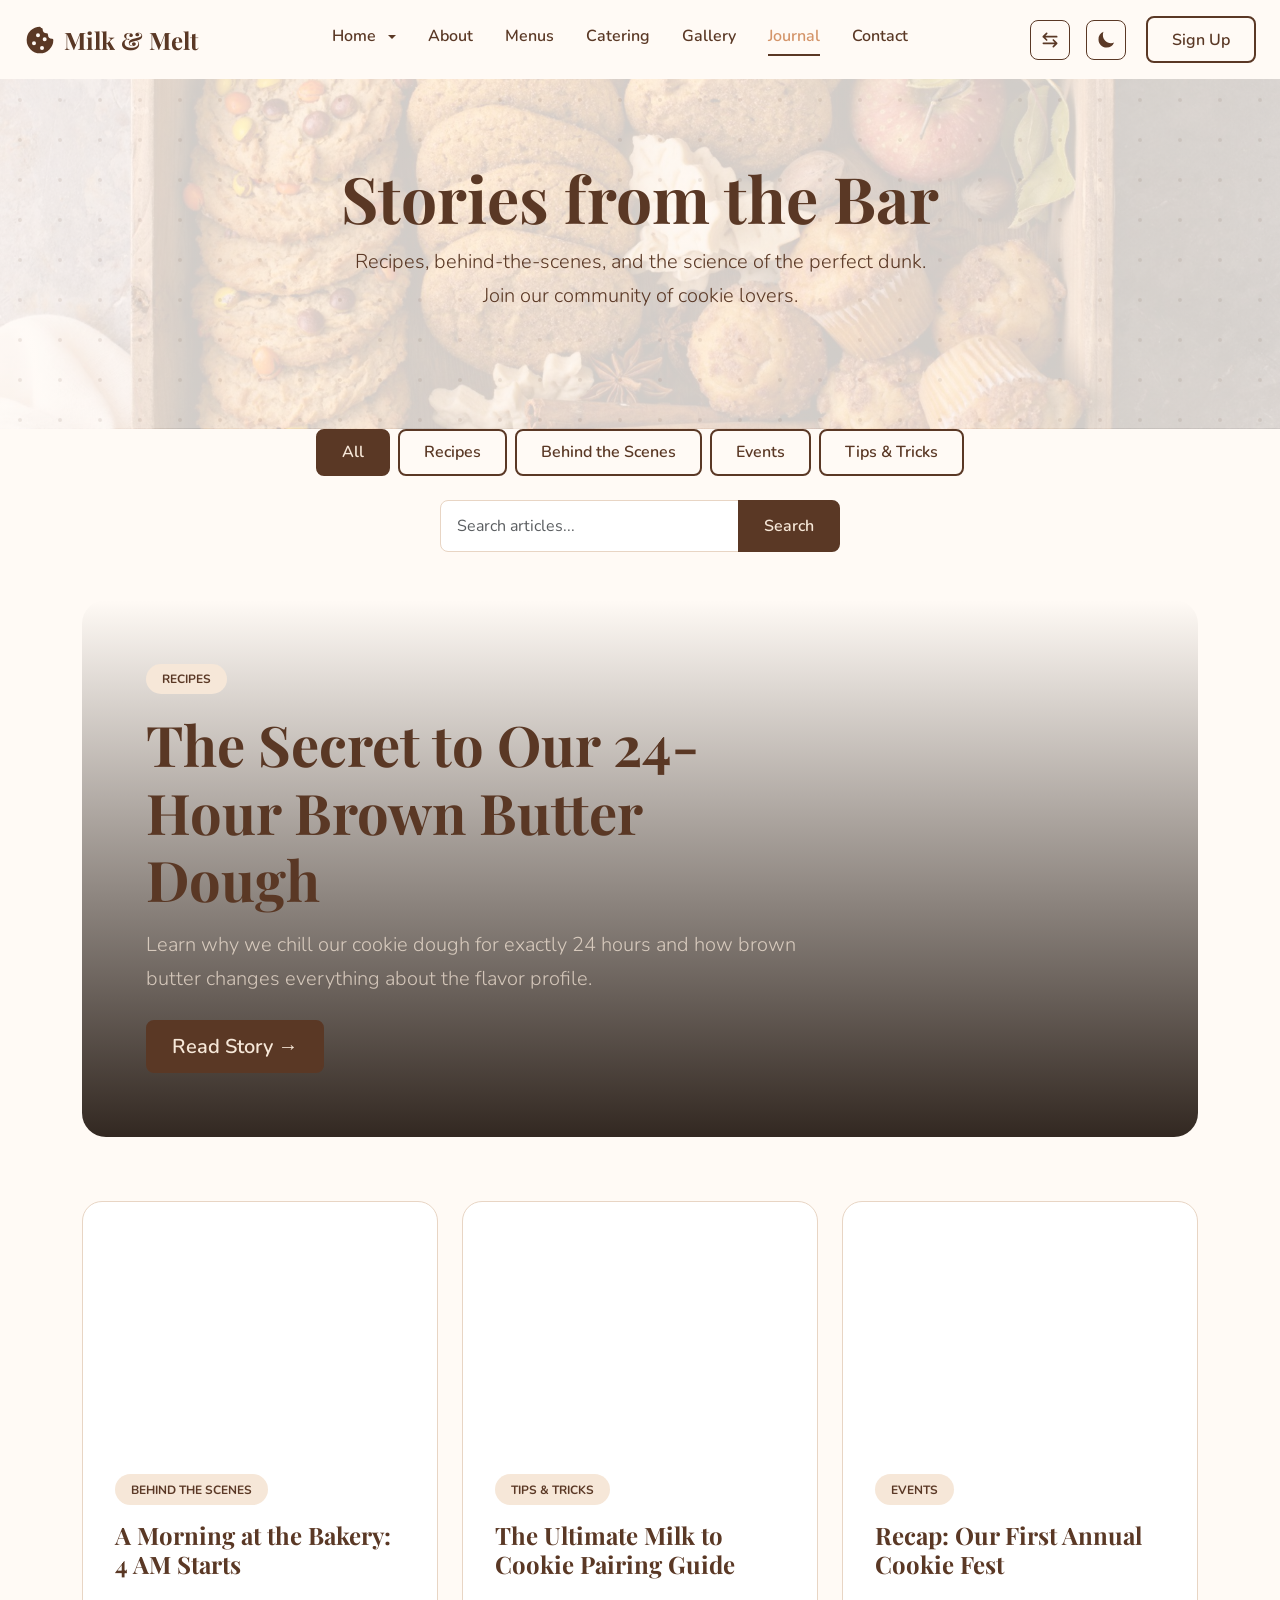
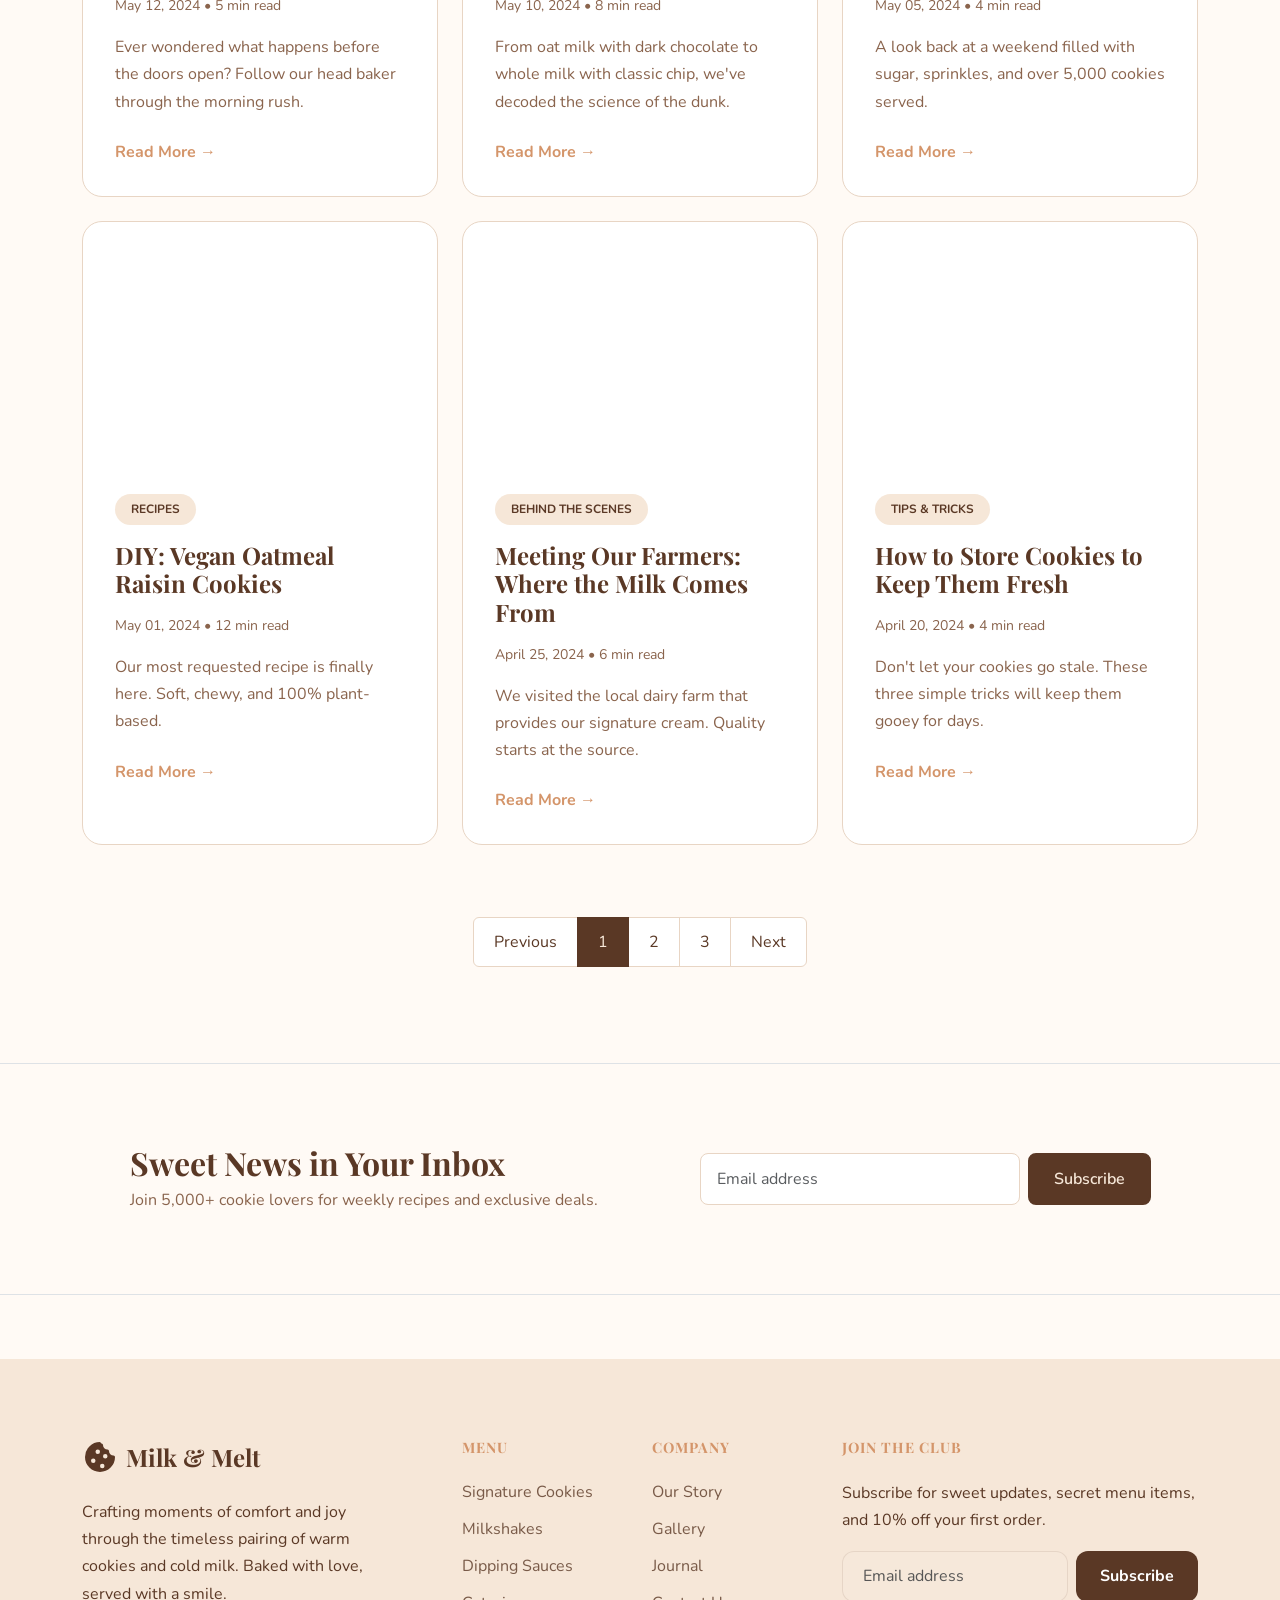
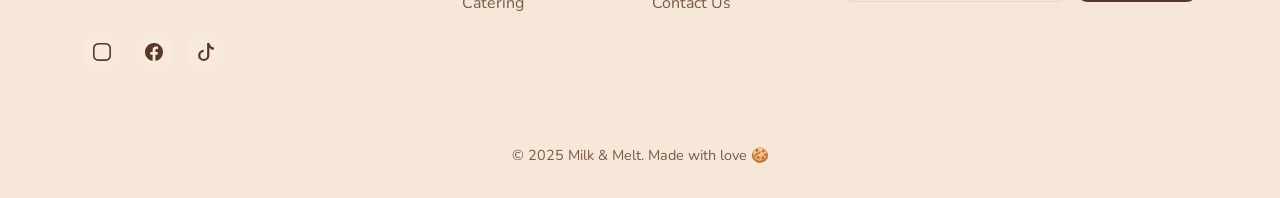
<file: blog.html>
<!DOCTYPE html>
<html lang="en" dir="ltr" data-theme="light">

<head>
  <meta charset="UTF-8">
  <meta name="viewport" content="width=device-width, initial-scale=1.0">
  <title>The Cookie Journal | Milk & Melt</title>
  <meta name="description" content="Read the latest stories, recipes, and behind-the-scenes moments from Milk & Melt.">

  <link rel="icon" type="image/svg+xml"
    href="data:image/svg+xml,%3Csvg viewBox='0 0 24 24' fill='%235A3825' xmlns='http://www.w3.org/2000/svg'%3E%3Cpath d='M12 2a10 10 0 1 0 10 10 1 1 0 0 0-1-1 3 3 0 0 1-3-3 1 1 0 0 0-1-1 3 3 0 0 1-3-3 1 1 0 0 0-1-1zm-1.5 5a1.5 1.5 0 1 1 0 3 1.5 1.5 0 0 1 0-3zm-3 6a1.5 1.5 0 1 1 0 3 1.5 1.5 0 0 1 0-3zm6 3.5a1.5 1.5 0 1 1 0 3 1.5 1.5 0 0 1 0-3zm2-6.5a1.5 1.5 0 1 1 0 3 1.5 1.5 0 0 1 0-3z'/%3E%3C/svg%3E">
  <link id="bootstrap-css" href="https://cdn.jsdelivr.net/npm/bootstrap@5.3.0/dist/css/bootstrap.min.css"
    rel="stylesheet">
  <link rel="stylesheet" href="assets/css/style.css">
</head>

<body>

  <!-- NAVBAR -->
  <nav class="navbar navbar-expand-lg fixed-top">
    <div class="container-fluid px-4">
      <a class="navbar-brand" href="index.html">
        <svg viewBox="0 0 24 24" xmlns="http://www.w3.org/2000/svg">
          <path
            d="M12 2a10 10 0 1 0 10 10 1 1 0 0 0-1-1 3 3 0 0 1-3-3 1 1 0 0 0-1-1 3 3 0 0 1-3-3 1 1 0 0 0-1-1zm-1.5 5a1.5 1.5 0 1 1 0 3 1.5 1.5 0 0 1 0-3zm-3 6a1.5 1.5 0 1 1 0 3 1.5 1.5 0 0 1 0-3zm6 3.5a1.5 1.5 0 1 1 0 3 1.5 1.5 0 0 1 0-3zm2-6.5a1.5 1.5 0 1 1 0 3 1.5 1.5 0 0 1 0-3z" />
        </svg>
        Milk & Melt
      </a>
      <button class="navbar-toggler" type="button" data-bs-toggle="offcanvas" data-bs-target="#mobileMenu"
        aria-controls="mobileMenu">
        <span class="navbar-toggler-icon"></span>
      </button>
      <div class="offcanvas offcanvas-start" tabindex="-1" id="mobileMenu" aria-labelledby="mobileMenuLabel">
        <div class="offcanvas-header">
          <h5 class="offcanvas-title font-heading" id="mobileMenuLabel">Menu</h5>
          <button type="button" class="btn-close" data-bs-dismiss="offcanvas" aria-label="Close"></button>
        </div>
        <div class="offcanvas-body">
          <ul class="navbar-nav mx-auto mb-2 mb-lg-0">
            <li class="nav-item dropdown">
              <a class="nav-link dropdown-toggle" href="#" id="homeDropdown" role="button" data-bs-toggle="dropdown"
                aria-expanded="false">
                Home
              </a>
              <ul class="dropdown-menu" aria-labelledby="homeDropdown">
                <li><a class="dropdown-item" href="index.html">Home 1</a></li>
                <li><a class="dropdown-item" href="home2.html">Home 2</a></li>
              </ul>
            </li>
            <li class="nav-item"><a class="nav-link" href="about.html">About</a></li>
            <li class="nav-item"><a class="nav-link" href="menu.html">Menus</a></li>
            <li class="nav-item"><a class="nav-link" href="pricing.html">Catering</a></li>
            <li class="nav-item"><a class="nav-link" href="gallery.html">Gallery</a></li>
            <li class="nav-item"><a class="nav-link active" href="blog.html">Journal</a></li>
            <li class="nav-item"><a class="nav-link" href="contact.html">Contact</a></li>
          </ul>
          <div class="d-flex align-items-center flex-wrap gap-2">
            
            <button id="rtlToggle" class="control-btn" title="Toggle RTL">

                          <svg viewBox="0 0 24 24" fill="none" stroke="currentColor" stroke-width="2" stroke-linecap="round" stroke-linejoin="round" width="20" height="20">

                            <path d="M20 8H4M4 8l4-4M4 8l4 4M4 16h16M20 16l-4-4M20 16l-4 4" />

                          </svg>

                        </button>
            <button id="themeToggle" class="control-btn" title="Toggle Theme">
              <svg xmlns="http://www.w3.org/2000/svg" viewBox="0 0 24 24" fill="currentColor" width="20" height="20">
                <path
                  d="M21.752 15.002A9.718 9.718 0 0118 15.75c-5.385 0-9.75-4.365-9.75-9.75 0-1.33.266-2.597.748-3.752A9.753 9.753 0 003 11.25C3 16.635 7.365 21 12.75 21a9.753 9.753 0 009.002-5.998z" />
              </svg>
            </button>
            <a href="signup.html" class="btn btn-brand-outline ms-lg-2">Sign Up</a>
          </div>
        </div>
      </div>
    </div>
  </nav>

  <!-- 1. PAGE HERO -->
  <header class="about-hero hero-blog">
    <div class="container">
      <h1 class="display-3 mb-2">Stories from the Bar</h1>
      <p class="lead mb-0">Recipes, behind-the-scenes, and the science of the perfect dunk.</p>
      <p class="lead">Join our community of cookie lovers.</p>
    </div>
  </header>

  <!-- 2. SEARCH + FILTER -->
  <div class="row justify-content-center mb-5">
    <div class="col-lg-10">
      <div class="d-flex flex-wrap justify-content-center gap-2 mb-4">
        <button class="btn btn-brand-primary active blog-filter-btn" data-filter="all">All</button>
        <button class="btn btn-brand-outline blog-filter-btn" data-filter="recipes">Recipes</button>
        <button class="btn btn-brand-outline blog-filter-btn" data-filter="behind-the-scenes">Behind the Scenes</button>
        <button class="btn btn-brand-outline blog-filter-btn" data-filter="events">Events</button>
        <button class="btn btn-brand-outline blog-filter-btn" data-filter="tips">Tips & Tricks</button>
      </div>
      <div class="input-group max-w-50 mx-auto" style="max-width: 400px;">
        <input type="text" class="form-control" placeholder="Search articles...">
        <button class="btn btn-brand-primary" type="button">Search</button>
      </div>
    </div>
  </div>
  </div>
  </header>

  <!-- 3. FEATURED POST -->
  <section class="container mb-5">
    <div class="blog-featured-card">
      <div class="blog-featured-img"
        style="background-image: url('https://images.unsplash.com/photo-1558961363-fa8fdf82db35?auto=format&fit=crop&w=1200&q=80');">
      </div>
      <div class="blog-featured-overlay"></div>
      <div class="blog-featured-content">
        <span class="blog-badge mb-3">Recipes</span>
        <h2 class="display-4 mb-3">The Secret to Our 24-Hour Brown Butter Dough</h2>
        <p class="lead mb-4 opacity-75">Learn why we chill our cookie dough for exactly 24 hours and how brown butter
          changes everything about the flavor profile.</p>
        <a href="blog-detail.html" class="btn btn-brand-primary btn-lg">Read Story &rarr;</a>
      </div>
    </div>
  </section>

  <!-- 4. BLOG GRID -->
  <section class="section-padding pt-0">
    <div class="container">
      <div class="row g-4">
        <!-- Post 1 -->
        <div class="col-md-6 col-lg-4 blog-card-col" data-category="behind-the-scenes">
          <div class="blog-card">
            <div class="blog-card-img"
              style="background-image: url('https://images.unsplash.com/photo-1495147466023-ac5c588e2e94?auto=format&fit=crop&w=600&q=80');">
            </div>
            <div class="blog-card-body">
              <span class="blog-badge">Behind the Scenes</span>
              <h4 class="mb-3">A Morning at the Bakery: 4 AM Starts</h4>
              <p class="text-muted small mb-3">May 12, 2024 • 5 min read</p>
              <p class="text-muted mb-4">Ever wondered what happens before the doors open? Follow our head baker through
                the morning rush.</p>
              <a href="blog-detail.html" class="fw-bold">Read More &rarr;</a>
            </div>
          </div>
        </div>

        <!-- Post 2 -->
        <div class="col-md-6 col-lg-4 blog-card-col" data-category="tips">
          <div class="blog-card">
            <div class="blog-card-img"
              style="background-image: url('https://images.unsplash.com/photo-1559132930-bc2f40498b8c?auto=format&fit=crop&w=600&q=80');">
            </div>
            <div class="blog-card-body">
              <span class="blog-badge">Tips & Tricks</span>
              <h4 class="mb-3">The Ultimate Milk to Cookie Pairing Guide</h4>
              <p class="text-muted small mb-3">May 10, 2024 • 8 min read</p>
              <p class="text-muted mb-4">From oat milk with dark chocolate to whole milk with classic chip, we've
                decoded the science of the dunk.</p>
              <a href="blog-detail.html" class="fw-bold">Read More &rarr;</a>
            </div>
          </div>
        </div>

        <!-- Post 3 -->
        <div class="col-md-6 col-lg-4 blog-card-col" data-category="events">
          <div class="blog-card">
            <div class="blog-card-img"
              style="background-image: url('https://images.unsplash.com/photo-1530103043960-ef38714abb15?auto=format&fit=crop&w=600&q=80');">
            </div>
            <div class="blog-card-body">
              <span class="blog-badge">Events</span>
              <h4 class="mb-3">Recap: Our First Annual Cookie Fest</h4>
              <p class="text-muted small mb-3">May 05, 2024 • 4 min read</p>
              <p class="text-muted mb-4">A look back at a weekend filled with sugar, sprinkles, and over 5,000 cookies
                served.</p>
              <a href="blog-detail.html" class="fw-bold">Read More &rarr;</a>
            </div>
          </div>
        </div>

        <!-- Post 4 -->
        <div class="col-md-6 col-lg-4 blog-card-col" data-category="recipes">
          <div class="blog-card">
            <div class="blog-card-img"
              style="background-image: url('https://images.unsplash.com/photo-1590080874088-eec648e78273?auto=format&fit=crop&w=600&q=80');">
            </div>
            <div class="blog-card-body">
              <span class="blog-badge">Recipes</span>
              <h4 class="mb-3">DIY: Vegan Oatmeal Raisin Cookies</h4>
              <p class="text-muted small mb-3">May 01, 2024 • 12 min read</p>
              <p class="text-muted mb-4">Our most requested recipe is finally here. Soft, chewy, and 100% plant-based.
              </p>
              <a href="blog-detail.html" class="fw-bold">Read More &rarr;</a>
            </div>
          </div>
        </div>

        <!-- Post 5 -->
        <div class="col-md-6 col-lg-4 blog-card-col" data-category="behind-the-scenes">
          <div class="blog-card">
            <div class="blog-card-img"
              style="background-image: url('https://images.unsplash.com/photo-1516733725897-1aa73b87c8e8?auto=format&fit=crop&w=600&q=80');">
            </div>
            <div class="blog-card-body">
              <span class="blog-badge">Behind the Scenes</span>
              <h4 class="mb-3">Meeting Our Farmers: Where the Milk Comes From</h4>
              <p class="text-muted small mb-3">April 25, 2024 • 6 min read</p>
              <p class="text-muted mb-4">We visited the local dairy farm that provides our signature cream. Quality
                starts at the source.</p>
              <a href="blog-detail.html" class="fw-bold">Read More &rarr;</a>
            </div>
          </div>
        </div>

        <!-- Post 6 -->
        <div class="col-md-6 col-lg-4 blog-card-col" data-category="tips">
          <div class="blog-card">
            <div class="blog-card-img"
              style="background-image: url('https://images.unsplash.com/photo-1541167760496-162955ed8a9f?auto=format&fit=crop&w=600&q=80');">
            </div>
            <div class="blog-card-body">
              <span class="blog-badge">Tips & Tricks</span>
              <h4 class="mb-3">How to Store Cookies to Keep Them Fresh</h4>
              <p class="text-muted small mb-3">April 20, 2024 • 4 min read</p>
              <p class="text-muted mb-4">Don't let your cookies go stale. These three simple tricks will keep them gooey
                for days.</p>
              <a href="blog-detail.html" class="fw-bold">Read More &rarr;</a>
            </div>
          </div>
        </div>
      </div>

      <!-- 5. PAGINATION -->
      <nav class="mt-5 pt-4">
        <ul class="pagination justify-content-center">
          <li class="page-item disabled"><a class="page-link" href="#">Previous</a></li>
          <li class="page-item active"><a class="page-link" href="#">1</a></li>
          <li class="page-item"><a class="page-link" href="#">2</a></li>
          <li class="page-item"><a class="page-link" href="#">3</a></li>
          <li class="page-item"><a class="page-link" href="#">Next</a></li>
        </ul>
      </nav>
    </div>
  </section>

  <!-- 6. NEWSLETTER STRIP -->
  <section class="section-padding bg-warm border-top border-bottom">
    <div class="container">
      <div class="row align-items-center justify-content-center">
        <div class="col-lg-6 text-center text-lg-start mb-4 mb-lg-0">
          <h2 class="mb-1">Sweet News in Your Inbox</h2>
          <p class="text-muted mb-0">Join 5,000+ cookie lovers for weekly recipes and exclusive deals.</p>
        </div>
        <div class="col-lg-5">
          <form class="d-flex gap-2">
            <input type="email" class="form-control" placeholder="Email address" required>
            <button type="submit" class="btn btn-brand-primary">Subscribe</button>
          </form>
        </div>
      </div>
    </div>
  </section>

  <!-- 7. FOOTER -->
  <footer class="site-footer">
    <div class="container">
      <div class="row gy-4">
        <div class="col-lg-4 pe-lg-5">
          <a href="index.html" class="footer-brand">
            <svg viewBox="0 0 24 24" xmlns="http://www.w3.org/2000/svg">
              <path
                d="M12 2a10 10 0 1 0 10 10 1 1 0 0 0-1-1 3 3 0 0 1-3-3 1 1 0 0 0-1-1 3 3 0 0 1-3-3 1 1 0 0 0-1-1zm-1.5 5a1.5 1.5 0 1 1 0 3 1.5 1.5 0 0 1 0-3zm-3 6a1.5 1.5 0 1 1 0 3 1.5 1.5 0 0 1 0-3zm6 3.5a1.5 1.5 0 1 1 0 3 1.5 1.5 0 0 1 0-3zm2-6.5a1.5 1.5 0 1 1 0 3 1.5 1.5 0 0 1 0-3z" />
            </svg>
            Milk & Melt
          </a>
          <p class="mb-4">Crafting moments of comfort and joy through the timeless pairing of warm cookies and cold
            milk. Baked with love, served with a smile.</p>
          <div class="social-icons">
            <a href="#" aria-label="Instagram"><svg xmlns="http://www.w3.org/2000/svg" width="18" height="18"
                fill="currentColor" class="bi bi-instagram" viewBox="0 0 16 16">
                <path
                  d="M8 0C5.829 0 5.556.01 4.703.048 3.85.088 3.269.222 2.76.42a3.917 3.917 0 0 0-1.417.923A3.927 3.927 0 0 0 .42 2.76C.222 3.268.087 3.85.048 4.7.01 5.555 0 5.827 0 8.001c0 2.172.01 2.444.048 3.297.04.852.174 1.433.372 1.942.205.526.478.972.923 1.417.444.445.89.719 1.416.923.51.198 1.09.333 1.942.372C5.555 15.99 5.827 16 8 16s2.444-.01 3.298-.048c.851-.04 1.434-.174 1.943-.372a3.916 3.916 0 0 0 1.416-.923c.445-.445.718-.891.923-1.417.197-.509.332-1.09.372-1.942C15.99 10.445 16 10.173 16 8s-.01-2.445-.048-3.299c-.04-.851-.175-1.433-.372-1.941a3.926 3.926 0 0 0-.923-1.417A3.911 3.911 0 0 0 13.24.42c-.51-.198-1.092-.333-1.943-.372C10.443.01 10.172 0 7.998 0h.003zm-.717 1.442h.718c2.136 0 2.389.007 3.232.046.78.035 1.204.166 1.486.275.373.145.64.319.92.599.28.28.453.546.598.92.11.281.24.705.275 1.485.039.843.047 1.096.047 3.231s-.008 2.389-.047 3.232c-.035.78-.166 1.203-.275 1.485a2.47 2.47 0 0 1-.599.919c-.28.28-.546.453-.92.598-.28.11-.704.24-1.485.276-.843.038-1.096.047-3.232.047s-2.39-.009-3.233-.047c-.78-.036-1.203-.166-1.485-.276a2.478 2.478 0 0 1-.92-.598 2.48 2.48 0 0 1-.6-.92c-.109-.281-.24-.705-.275-1.485-.038-.843-.046-1.096-.046-3.233 0-2.136.008-2.388.046-3.231.036-.78.166-1.204.276-1.486.145-.373.319-.64.599-.92.28-.28.546-.453.92-.598.282-.11.705-.24 1.485-.276.738-.034 1.024-.044 2.515-.045v.002z" />
              </svg></a>
            <a href="#" aria-label="Facebook"><svg xmlns="http://www.w3.org/2000/svg" width="18" height="18"
                fill="currentColor" class="bi bi-facebook" viewBox="0 0 16 16">
                <path
                  d="M16 8.049c0-4.446-3.582-8.05-8-8.05C3.58 0-.002 3.603-.002 8.05c0 4.017 2.926 7.347 6.75 7.951v-5.625h-2.03V8.05H6.75V6.275c0-2.017 1.195-3.131 3.022-3.131.876 0 1.791.157 1.791.157v1.98h-1.009c-.993 0-1.303.621-1.303 1.258v1.51h2.218l-.354 2.326H9.25V16c3.824-.604 6.75-3.934 6.75-7.951z" />
              </svg></a>
            <a href="#" aria-label="TikTok"><svg xmlns="http://www.w3.org/2000/svg" width="18" height="18"
                fill="currentColor" class="bi bi-tiktok" viewBox="0 0 16 16">
                <path
                  d="M9 0h1.98c.144.715.54 1.617 1.235 2.512C12.895 3.389 13.797 4 15 4v2c-1.753 0-3.07-.814-4-1.829V11a5 5 0 1 1-5-5v2a3 3 0 1 0 3 3V0Z" />
              </svg></a>
          </div>
        </div>
        <div class="col-lg-2 col-6">
          <h5>Menu</h5>
          <ul>
            <li><a href="signature-cookies.html">Signature Cookies</a></li>
            <li><a href="milkshakes.html">Milkshakes</a></li>
            <li><a href="menu.html">Dipping Sauces</a></li>
            <li><a href="pricing.html">Catering</a></li>
          </ul>
        </div>
        <div class="col-lg-2 col-6">
          <h5>Company</h5>
          <ul>
            <li><a href="about.html">Our Story</a></li>
            <li><a href="gallery.html">Gallery</a></li>
            <li><a href="blog.html">Journal</a></li>
            <li><a href="contact.html">Contact Us</a></li>
          </ul>
        </div>
        <div class="col-lg-4">
          <h5>Join the Club</h5>
          <p>Subscribe for sweet updates, secret menu items, and 10% off your first order.</p>
          <form class="newsletter-form d-flex gap-2 mt-3">
            <input type="email" class="form-control" placeholder="Email address" required>
            <button type="submit" class="btn">Subscribe</button>
          </form>
        </div>
      </div>
      <div class="footer-bottom">
        &copy; 2025 Milk & Melt. Made with love 🍪
      </div>
    </div>
  </footer>

  <!-- Back to Top Button -->
  <button id="backToTop" aria-label="Back to top">
    <svg xmlns="http://www.w3.org/2000/svg" width="20" height="20" fill="currentColor" class="bi bi-arrow-up"
      viewBox="0 0 16 16">
      <path fill-rule="evenodd"
        d="M8 15a.5.5 0 0 0 .5-.5V2.707l3.146 3.147a.5.5 0 0 0 .708-.708l-4-4a.5.5 0 0 0-.708 0l-4 4a.5.5 0 1 0 .708.708L7.5 2.707V14.5a.5.5 0 0 0 .5.5z" />
    </svg>
  </button>

  <script src="https://cdn.jsdelivr.net/npm/bootstrap@5.3.0/dist/js/bootstrap.bundle.min.js"></script>
  <script src="assets/js/main.js"></script>
</body>

</html>
</file>
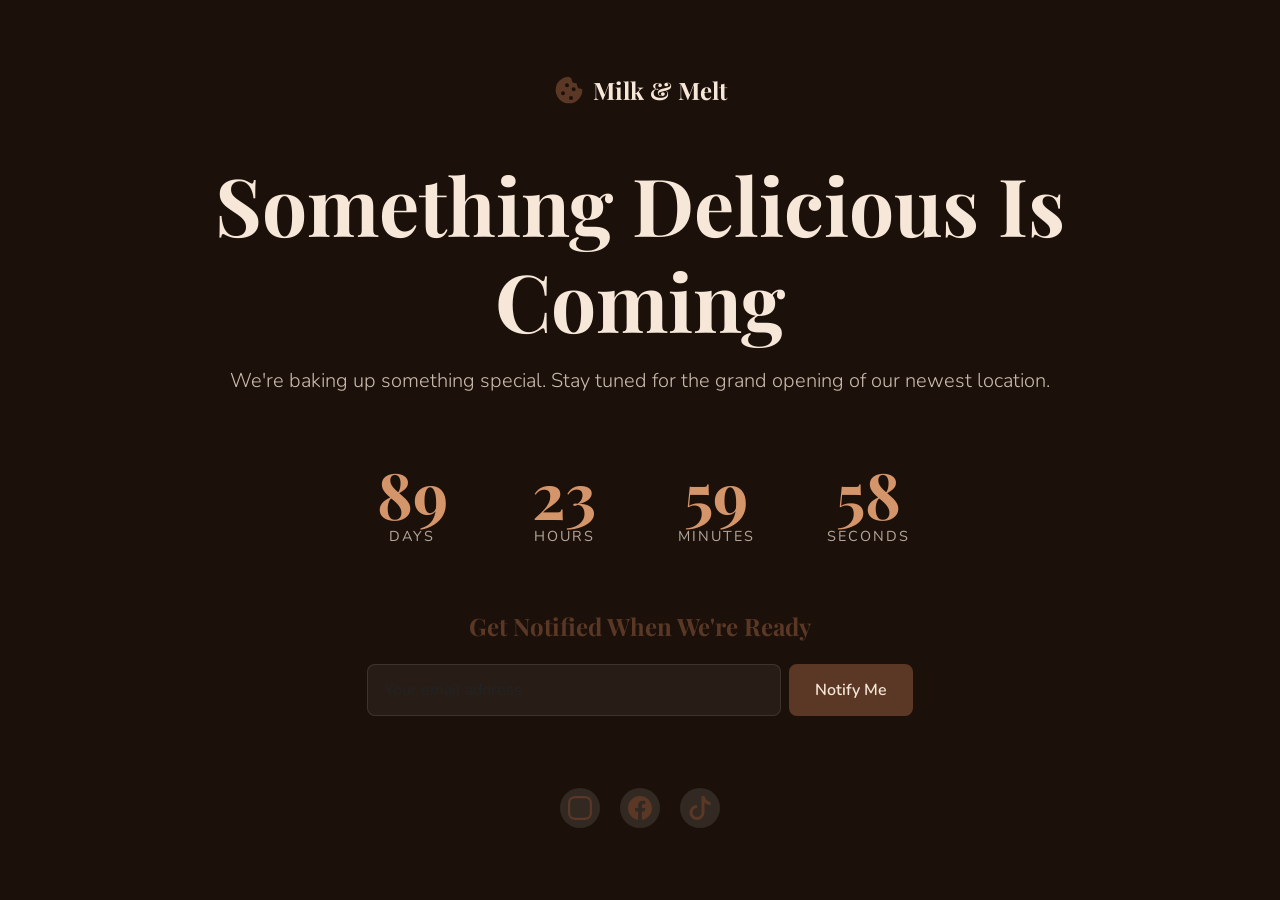
<file: coming-soon.html>
<!DOCTYPE html>
<html lang="en" dir="ltr" data-theme="dark">
<head>
  <meta charset="UTF-8">
  <meta name="viewport" content="width=device-width, initial-scale=1.0">
  <title>Something Sweet is Coming | Milk & Melt</title>
  
  <link rel="icon" type="image/svg+xml" href="data:image/svg+xml,%3Csvg viewBox='0 0 24 24' fill='%23F6E7D8' xmlns='http://www.w3.org/2000/svg'%3E%3Cpath d='M12 2a10 10 0 1 0 10 10 1 1 0 0 0-1-1 3 3 0 0 1-3-3 1 1 0 0 0-1-1 3 3 0 0 1-3-3 1 1 0 0 0-1-1zm-1.5 5a1.5 1.5 0 1 1 0 3 1.5 1.5 0 0 1 0-3zm-3 6a1.5 1.5 0 1 1 0 3 1.5 1.5 0 0 1 0-3zm6 3.5a1.5 1.5 0 1 1 0 3 1.5 1.5 0 0 1 0-3zm2-6.5a1.5 1.5 0 1 1 0 3 1.5 1.5 0 0 1 0-3z'/%3E%3C/svg%3E">
  <link id="bootstrap-css" href="https://cdn.jsdelivr.net/npm/bootstrap@5.3.0/dist/css/bootstrap.min.css" rel="stylesheet">
  <link rel="stylesheet" href="assets/css/style.css">
  <script>
    (function () {
      const savedTheme = localStorage.getItem('mcb-theme') || 'light';
      document.documentElement.setAttribute('data-theme', savedTheme);
    })();
  </script>
</head>
<body class="coming-soon-wrapper">

  <div class="container">
    <!-- Logo -->
    <div class="mb-5">
      <div class="navbar-brand justify-content-center" style="color: #F6E7D8 !important;">
        <svg viewBox="0 0 24 24" xmlns="http://www.w3.org/2000/svg" fill="#F6E7D8">
          <path d="M12 2a10 10 0 1 0 10 10 1 1 0 0 0-1-1 3 3 0 0 1-3-3 1 1 0 0 0-1-1 3 3 0 0 1-3-3 1 1 0 0 0-1-1zm-1.5 5a1.5 1.5 0 1 1 0 3 1.5 1.5 0 0 1 0-3zm-3 6a1.5 1.5 0 1 1 0 3 1.5 1.5 0 0 1 0-3zm6 3.5a1.5 1.5 0 1 1 0 3 1.5 1.5 0 0 1 0-3zm2-6.5a1.5 1.5 0 1 1 0 3 1.5 1.5 0 0 1 0-3z"/>
        </svg>
        Milk & Melt
      </div>
    </div>

    <!-- Heading -->
    <h1 class="display-1 mb-3" style="color: #F6E7D8;">Something Delicious Is Coming</h1>
    <p class="lead mb-5" style="color: #F6E7D8; opacity: 0.8;">We're baking up something special. Stay tuned for the grand opening of our newest location.</p>

    <!-- Countdown Timer -->
    <div id="countdown" class="d-flex flex-wrap justify-content-center mb-5">
      <div class="countdown-item">
        <div id="days" class="countdown-number">00</div>
        <div class="countdown-label">Days</div>
      </div>
      <div class="countdown-item">
        <div id="hours" class="countdown-number">00</div>
        <div class="countdown-label">Hours</div>
      </div>
      <div class="countdown-item">
        <div id="minutes" class="countdown-number">00</div>
        <div class="countdown-label">Minutes</div>
      </div>
      <div class="countdown-item">
        <div id="seconds" class="countdown-number">00</div>
        <div class="countdown-label">Seconds</div>
      </div>
    </div>

    <!-- Email Capture -->
    <div class="row justify-content-center">
      <div class="col-lg-6">
        <h4 class="mb-4">Get Notified When We're Ready</h4>
        <form class="d-flex gap-2">
          <input type="email" class="form-control" placeholder="Your email address" style="background: rgba(255,255,255,0.05); border-color: rgba(255,255,255,0.1); color: #fff;" required>
          <button type="submit" class="btn btn-brand-primary" style="white-space: nowrap;">Notify Me</button>
        </form>
      </div>
    </div>

    <!-- Social Media -->
    <div class="mt-5 pt-4">
      <div class="social-icons justify-content-center">
        <a href="#" aria-label="Instagram" class="mx-2"><svg xmlns="http://www.w3.org/2000/svg" width="24" height="24" fill="currentColor" class="bi bi-instagram" viewBox="0 0 16 16"><path d="M8 0C5.829 0 5.556.01 4.703.048 3.85.088 3.269.222 2.76.42a3.917 3.917 0 0 0-1.417.923A3.927 3.927 0 0 0 .42 2.76C.222 3.268.087 3.85.048 4.7.01 5.555 0 5.827 0 8.001c0 2.172.01 2.444.048 3.297.04.852.174 1.433.372 1.942.205.526.478.972.923 1.417.444.445.89.719 1.416.923.51.198 1.09.333 1.942.372C5.555 15.99 5.827 16 8 16s2.444-.01 3.298-.048c.851-.04 1.434-.174 1.943-.372a3.916 3.916 0 0 0 1.416-.923c.445-.445.718-.891.923-1.417.197-.509.332-1.09.372-1.942C15.99 10.445 16 10.173 16 8s-.01-2.445-.048-3.299c-.04-.851-.175-1.433-.372-1.941a3.926 3.926 0 0 0-.923-1.417A3.911 3.911 0 0 0 13.24.42c-.51-.198-1.092-.333-1.943-.372C10.443.01 10.172 0 7.998 0h.003zm-.717 1.442h.718c2.136 0 2.389.007 3.232.046.78.035 1.204.166 1.486.275.373.145.64.319.92.599.28.28.453.546.598.92.11.281.24.705.275 1.485.039.843.047 1.096.047 3.231s-.008 2.389-.047 3.232c-.035.78-.166 1.203-.275 1.485a2.47 2.47 0 0 1-.599.919c-.28.28-.546.453-.92.598-.28.11-.704.24-1.485.276-.843.038-1.096.047-3.232.047s-2.39-.009-3.233-.047c-.78-.036-1.203-.166-1.485-.276a2.478 2.478 0 0 1-.92-.598 2.48 2.48 0 0 1-.6-.92c-.109-.281-.24-.705-.275-1.485-.038-.843-.046-1.096-.046-3.233 0-2.136.008-2.388.046-3.231.036-.78.166-1.204.276-1.486.145-.373.319-.64.599-.92.28-.28.546-.453.92-.598.282-.11.705-.24 1.485-.276.738-.034 1.024-.044 2.515-.045v.002z"/></svg></a>
        <a href="#" aria-label="Facebook" class="mx-2"><svg xmlns="http://www.w3.org/2000/svg" width="24" height="24" fill="currentColor" class="bi bi-facebook" viewBox="0 0 16 16"><path d="M16 8.049c0-4.446-3.582-8.05-8-8.05C3.58 0-.002 3.603-.002 8.05c0 4.017 2.926 7.347 6.75 7.951v-5.625h-2.03V8.05H6.75V6.275c0-2.017 1.195-3.131 3.022-3.131.876 0 1.791.157 1.791.157v1.98h-1.009c-.993 0-1.303.621-1.303 1.258v1.51h2.218l-.354 2.326H9.25V16c3.824-.604 6.75-3.934 6.75-7.951z"/></svg></a>
        <a href="#" aria-label="TikTok" class="mx-2"><svg xmlns="http://www.w3.org/2000/svg" width="24" height="24" fill="currentColor" class="bi bi-tiktok" viewBox="0 0 16 16"><path d="M9 0h1.98c.144.715.54 1.617 1.235 2.512C12.895 3.389 13.797 4 15 4v2c-1.753 0-3.07-.814-4-1.829V11a5 5 0 1 1-5-5v2a3 3 0 1 0 3 3V0Z"/></svg></a>
      </div>
    </div>
  </div>

  <script src="assets/js/main.js"></script>
</body>
</html>
</file>
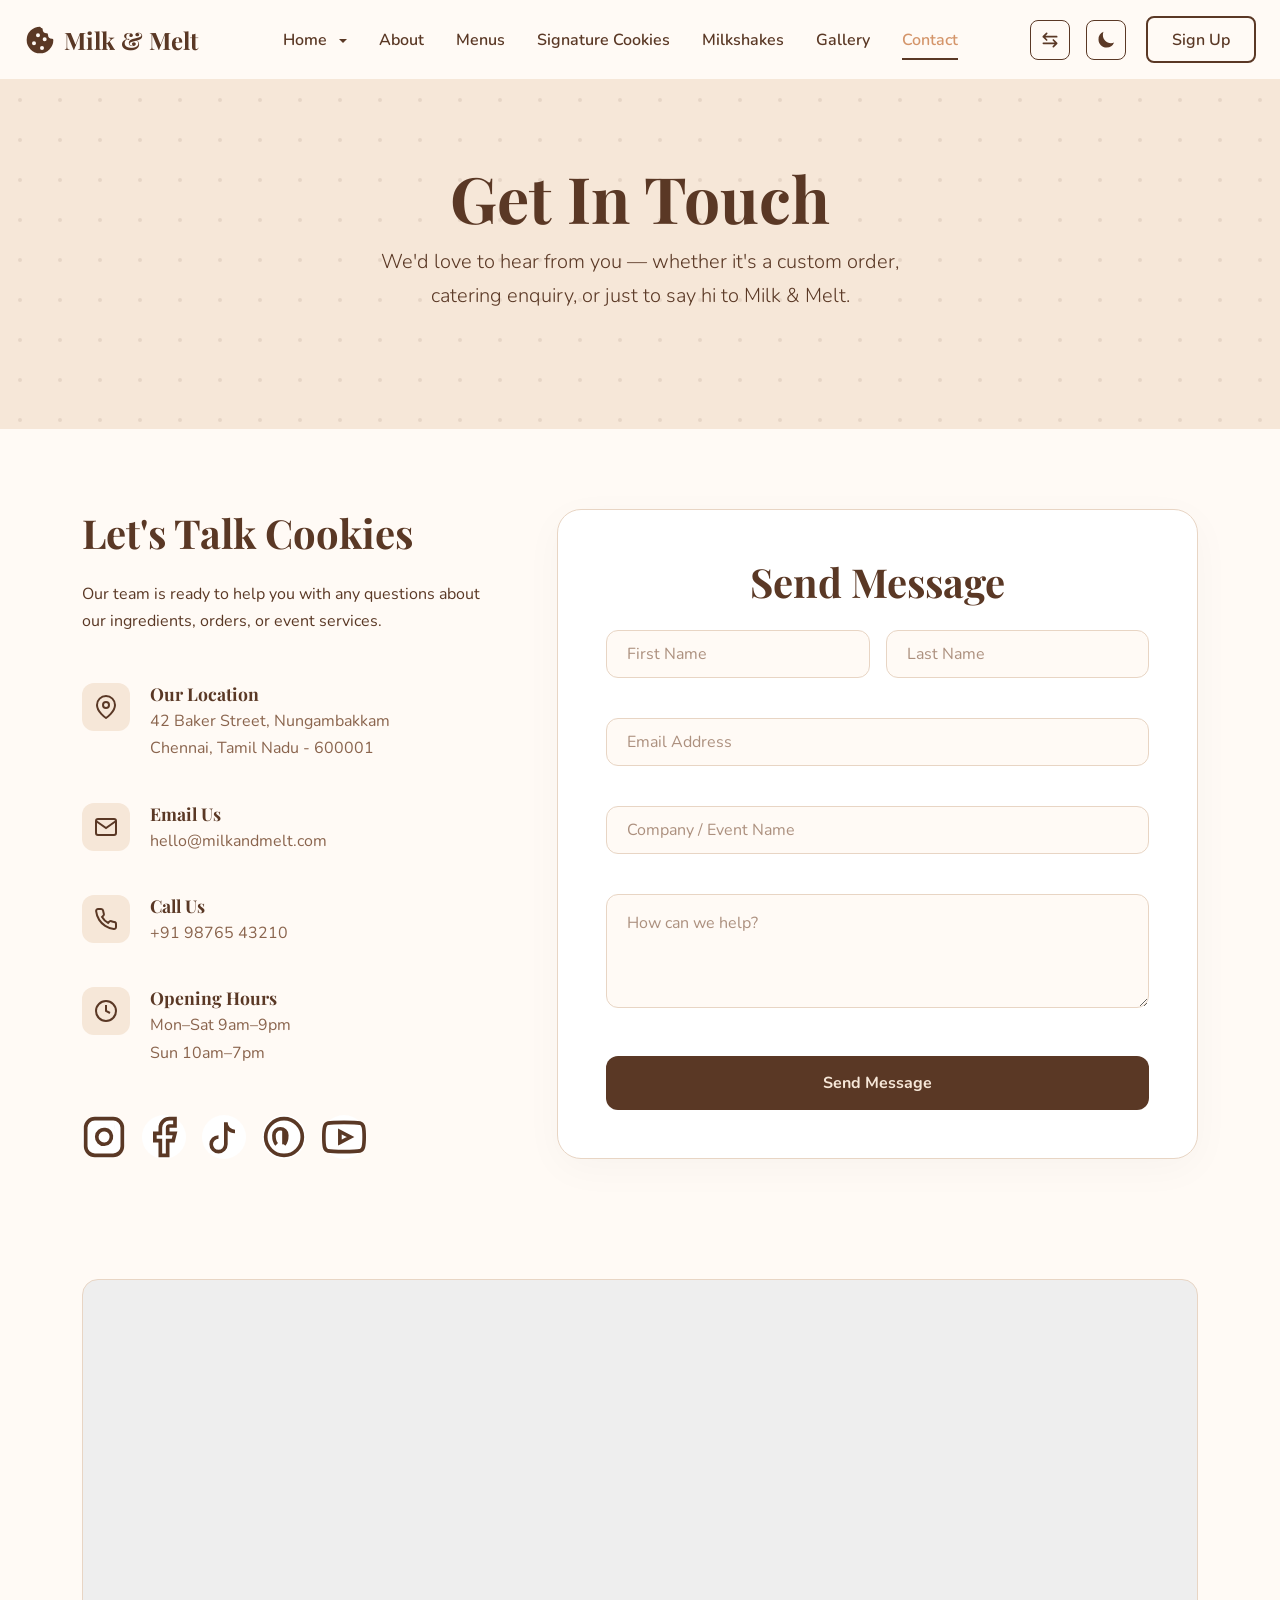
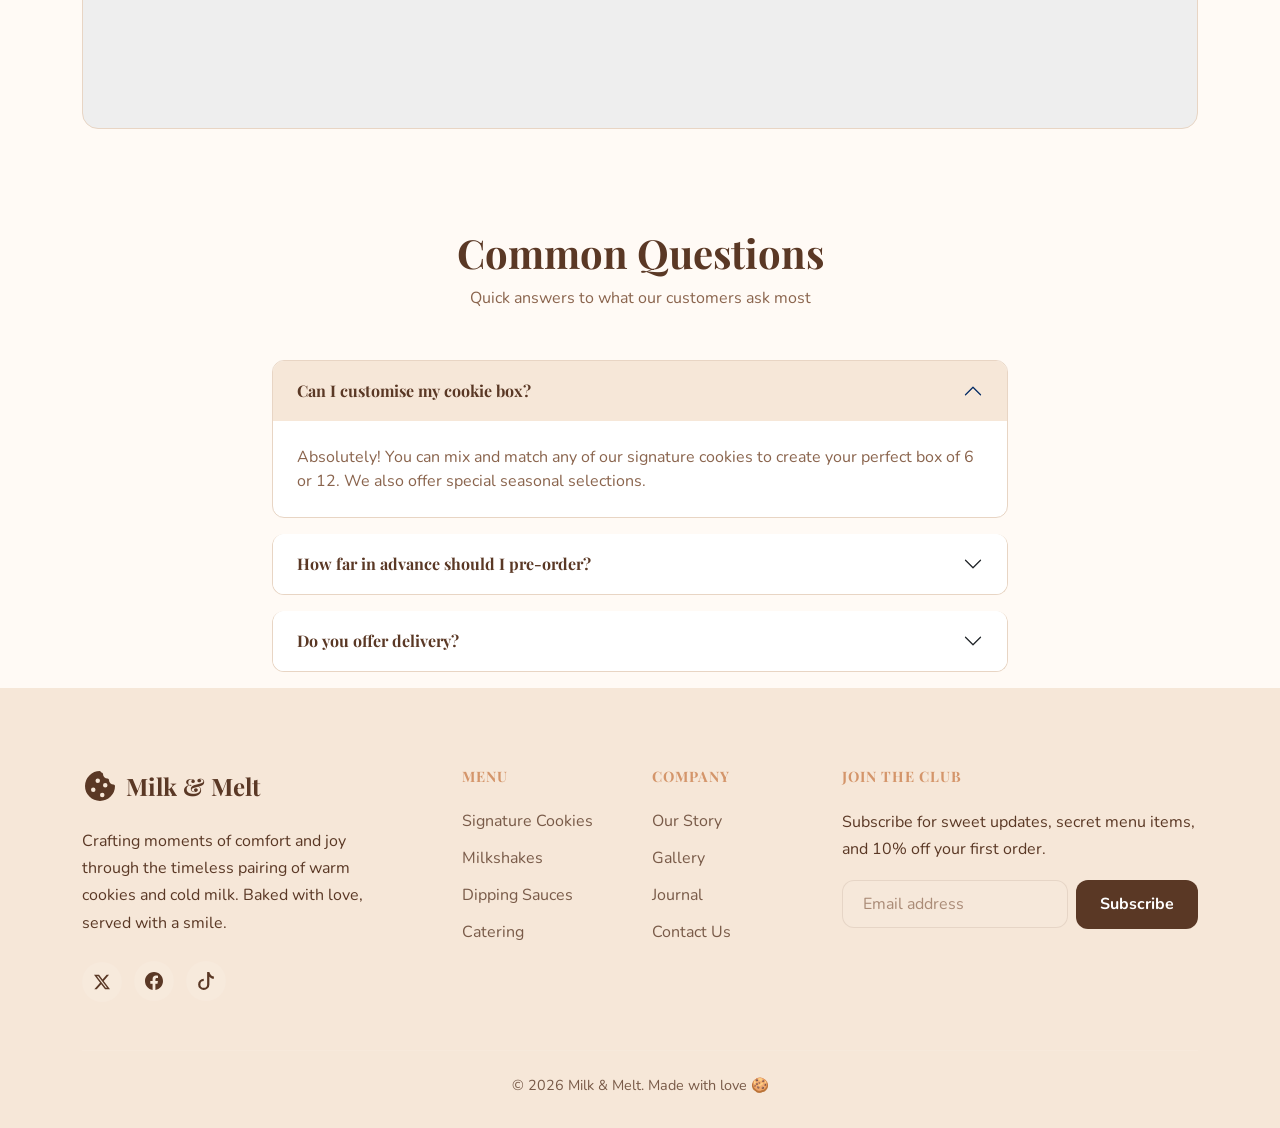
<file: contact.html>
<!DOCTYPE html>
<html lang="en" dir="ltr" data-theme="light">

<head>
  <meta charset="UTF-8">
  <meta name="viewport" content="width=device-width, initial-scale=1.0">
  <title>Contact Us | Milk & Melt</title>
  <meta name="description"
    content="Get in touch with Milk & Cookie Bar for custom orders, catering enquiries, or just to say hi. Visit us in Chennai for the ultimate dessert experience.">

  <!-- Favicon -->
  <link rel="icon" type="image/svg+xml"
    href="data:image/svg+xml,%3Csvg viewBox='0 0 24 24' fill='%235A3825' xmlns='http://www.w3.org/2000/svg'%3E%3Cpath d='M12 2a10 10 0 1 0 10 10 1 1 0 0 0-1-1 3 3 0 0 1-3-3 1 1 0 0 0-1-1 3 3 0 0 1-3-3 1 1 0 0 0-1-1zm-1.5 5a1.5 1.5 0 1 1 0 3 1.5 1.5 0 0 1 0-3zm-3 6a1.5 1.5 0 1 1 0 3 1.5 1.5 0 0 1 0-3zm6 3.5a1.5 1.5 0 1 1 0 3 1.5 1.5 0 0 1 0-3zm2-6.5a1.5 1.5 0 1 1 0 3 1.5 1.5 0 0 1 0-3z'/%3E%3C/svg%3E">

  <!-- Bootstrap & Global Styles -->
  <link id="bootstrap-css" href="https://cdn.jsdelivr.net/npm/bootstrap@5.3.0/dist/css/bootstrap.min.css"
    rel="stylesheet">
  <link rel="stylesheet" href="assets/css/style.css">
  <script>
    (function () {
      const savedTheme = localStorage.getItem('mcb-theme') || 'light';
      document.documentElement.setAttribute('data-theme', savedTheme);
    })();
  </script>

  <style>
    .breadcrumb-custom {
      display: flex;
      justify-content: center;
      gap: 0.5rem;
      font-weight: 600;
      font-size: 0.9rem;
      color: var(--mcb-text-muted);
      margin-top: 1.5rem;
    }

    .breadcrumb-custom a {
      color: var(--mcb-text-muted);
    }

    .breadcrumb-custom span {
      color: var(--mcb-accent);
    }

    /* Contact Info Styles */
    .contact-info-list {
      list-style: none;
      padding: 0;
      margin: 0;
    }

    .contact-info-item {
      display: flex;
      gap: 1.25rem;
      margin-bottom: 2.5rem;
      align-items: flex-start;
    }

    .contact-info-icon {
      flex-shrink: 0;
      width: 48px;
      height: 48px;
      background: var(--mcb-secondary);
      border-radius: 12px;
      display: flex;
      align-items: center;
      justify-content: center;
      color: var(--mcb-primary);
    }

    [data-theme="dark"] .contact-info-icon {
      background: var(--mcb-primary);
      color: var(--mcb-secondary);
    }

    .contact-info-icon svg {
      width: 24px;
      height: 24px;
    }

    .contact-info-content h5 {
      margin-bottom: 0.25rem;
      font-size: 1.1rem;
    }

    .contact-info-content p {
      margin-bottom: 0;
      color: var(--mcb-text-muted);
    }

    /* Social Icons */
    .social-links-contact {
      display: flex;
      gap: 1rem;
      margin-top: 3rem;
    }

    .social-icon-btn {
      width: 44px;
      height: 44px;
      border-radius: 50%;
      border: 1px solid var(--mcb-surface-border);
      display: flex;
      align-items: center;
      justify-content: center;
      color: var(--mcb-text-color);
      transition: var(--mcb-transition);
      background: var(--mcb-surface);
    }

    .social-icon-btn:hover {
      color: var(--mcb-accent) !important;
      background: transparent !important;
      transform: translateY(-3px);
    }

    /* Form Styles */
    .contact-form-wrapper {
      background: var(--mcb-surface);
      border: 1px solid var(--mcb-surface-border);
      border-radius: 24px;
      padding: 3rem;
      box-shadow: 0 10px 40px rgba(0, 0, 0, 0.03);
    }

    [data-theme="dark"] .contact-form-wrapper {
      box-shadow: 0 10px 40px rgba(0, 0, 0, 0.3);
    }

    .form-group {
      margin-bottom: 1.5rem;
    }

    .form-control {
      height: 48px;
      border-radius: 12px;
      border: 1px solid var(--mcb-surface-border);
      background: var(--mcb-bg-color);
      padding: 0 1.25rem;
      color: var(--mcb-text-color);
    }

    .form-control::placeholder {
      color: var(--mcb-text-muted);
      opacity: 0.7;
    }

    [data-theme="dark"] .form-control::placeholder {
      color: rgba(246, 231, 216, 0.5);
    }

    textarea.form-control {
      height: auto;
      padding-top: 1rem;
    }

    .form-control:focus {
      border-color: #5A3825;
      box-shadow: none;
      background: var(--mcb-surface);
    }

    [data-theme="dark"] .form-control:focus {
      border-color: var(--mcb-accent);
    }

    .btn-submit {
      height: 54px;
      background-color: #5A3825;
      color: #F6E7D8;
      border-radius: 12px;
      font-weight: 700;
      width: 100%;
      border: none;
      transition: var(--mcb-transition);
    }

    .btn-submit:hover {
      background-color: var(--mcb-accent);
      color: #fff;
      transform: translateY(-2px);
    }

    /* Map Section */
    .map-section {
      padding: 40px 0;
    }

    .map-wrapper {
      height: 450px;
      border-radius: 16px;
      overflow: hidden;
      position: relative;
      background: #eee;
      border: 1px solid var(--mcb-surface-border);
    }

    .map-placeholder {
      width: 100%;
      height: 100%;
      background-color: var(--mcb-secondary);
      display: flex;
      flex-direction: column;
      align-items: center;
      justify-content: center;
      text-align: center;
      color: var(--mcb-primary);
    }

    [data-theme="dark"] .map-placeholder {
      background-color: #2A1A10;
      color: var(--mcb-secondary);
    }

    .map-pin-overlay {
      background: #5A3825;
      color: #fff;
      padding: 1rem 2rem;
      border-radius: 12px;
      box-shadow: 0 4px 15px rgba(0, 0, 0, 0.2);
      margin-top: 1rem;
    }

    /* Catering Strip */
    .catering-strip {
      background: var(--mcb-primary);
      padding: 3rem 0;
      border-radius: 20px;
      margin: 4rem 0;
      color: #F6E7D8;
    }

    .catering-strip h2 {
      color: #F6E7D8;
      margin-bottom: 0;
    }

    .btn-catering {
      background: var(--mcb-accent);
      color: #fff;
      border: none;
      padding: 0.8rem 2rem;
      border-radius: 50px;
      font-weight: 700;
    }

    /* FAQ Accordion */
    .faq-section {
      padding: 60px 0 0;
    }

    .accordion-item {
      background-color: var(--mcb-surface);
      border: 1px solid var(--mcb-surface-border);
      border-radius: 12px !important;
      margin-bottom: 1rem;
      overflow: hidden;
    }

    .accordion-button {
      background-color: var(--mcb-surface);
      color: var(--mcb-text-color);
      font-weight: 700;
      padding: 1.25rem 1.5rem;
      box-shadow: none !important;
    }

    .accordion-button:not(.collapsed) {
      background-color: var(--mcb-secondary);
      color: var(--mcb-primary);
    }

    [data-theme="dark"] .accordion-button:not(.collapsed) {
      background-color: var(--mcb-primary);
      color: var(--mcb-secondary);
    }

    .accordion-body {
      color: var(--mcb-text-muted);
      padding: 1.5rem;
    }

    /* Success Message */
    #successMessage {
      display: none;
      background: #d4edda;
      color: #155724;
      padding: 1rem;
      border-radius: 12px;
      margin-top: 1rem;
      text-align: center;
      font-weight: 600;
    }

    @media (max-width: 991.98px) {
      .contact-form-wrapper {
        padding: 2rem;
        margin-top: 3rem;
      }

      .contact-hero {
        padding: 120px 0 60px;
      }
    }
  </style>
</head>

<body>

  <!-- NAVBAR -->
  <nav class="navbar navbar-expand-custom fixed-top" id="mainNavbar">
    <div class="container-fluid px-4">
      <a class="navbar-brand" href="index.html">
        <svg viewBox="0 0 24 24" xmlns="http://www.w3.org/2000/svg">
          <path
            d="M12 2a10 10 0 1 0 10 10 1 1 0 0 0-1-1 3 3 0 0 1-3-3 1 1 0 0 0-1-1 3 3 0 0 1-3-3 1 1 0 0 0-1-1zm-1.5 5a1.5 1.5 0 1 1 0 3 1.5 1.5 0 0 1 0-3zm-3 6a1.5 1.5 0 1 1 0 3 1.5 1.5 0 0 1 0-3zm6 3.5a1.5 1.5 0 1 1 0 3 1.5 1.5 0 0 1 0-3zm2-6.5a1.5 1.5 0 1 1 0 3 1.5 1.5 0 0 1 0-3z" />
        </svg>
        <span>Milk & Melt</span>
      </a>

      <button class="navbar-toggler" type="button" data-bs-toggle="offcanvas" data-bs-target="#mobileMenu"
        aria-controls="mobileMenu">
        <span class="navbar-toggler-icon"></span>
      </button>

      <div class="offcanvas offcanvas-end" tabindex="-1" id="mobileMenu">
        <div class="offcanvas-header">
          <h5 class="offcanvas-title">Navigation</h5>
          <button type="button" class="btn-close" data-bs-dismiss="offcanvas" aria-label="Close"></button>
        </div>
        <div class="offcanvas-body">
          <ul class="navbar-nav mx-auto mb-2 mb-lg-0">
            <li class="nav-item mobile-only-home"><a class="nav-link" href="index.html">Home 1</a></li>
            <li class="nav-item mobile-only-home"><a class="nav-link" href="home2.html">Home 2</a></li>
            <li class="nav-item dropdown desktop-only-home">
              <a class="nav-link dropdown-toggle" href="#" id="homeDropdown" role="button" data-bs-toggle="dropdown"
                aria-expanded="false">
                Home
              </a>
              <ul class="dropdown-menu" aria-labelledby="homeDropdown">
                <li><a class="dropdown-item" href="index.html">Home 1</a></li>
                <li><a class="dropdown-item" href="home2.html">Home 2</a></li>
              </ul>
            </li>
            <li class="nav-item"><a class="nav-link" href="about.html">About</a></li>
            <li class="nav-item"><a class="nav-link" href="menu.html">Menus</a></li>
            <li class="nav-item"><a class="nav-link" href="signature-cookies.html">Signature Cookies</a></li>
            <li class="nav-item"><a class="nav-link" href="milkshakes.html">Milkshakes</a></li>
            <li class="nav-item"><a class="nav-link" href="gallery.html">Gallery</a></li>
            <li class="nav-item"><a class="nav-link active" href="contact.html">Contact</a></li>
          </ul>

          <div class="d-flex align-items-center gap-2 flex-wrap">
            
            <button id="rtlToggle" class="control-btn" title="Toggle RTL">

                          <svg viewBox="0 0 24 24" fill="none" stroke="currentColor" stroke-width="2" stroke-linecap="round" stroke-linejoin="round" width="20" height="20">

                            <path d="M20 8H4M4 8l4-4M4 8l4 4M4 16h16M20 16l-4-4M20 16l-4 4" />

                          </svg>

                        </button>
            <button id="themeToggle" class="control-btn" title="Toggle Dark/Light Mode">
              <svg xmlns="http://www.w3.org/2000/svg" viewBox="0 0 24 24" fill="currentColor" width="20" height="20">
                <path
                  d="M21.752 15.002A9.718 9.718 0 0118 15.75c-5.385 0-9.75-4.365-9.75-9.75 0-1.33.266-2.597.748-3.752A9.753 9.753 0 003 11.25C3 16.635 7.365 21 12.75 21a9.753 9.753 0 009.002-5.998z" />
              </svg>
            </button>
            <a href="signup.html" class="btn btn-brand-outline ms-lg-2">Sign Up</a>
          </div>
        </div>
      </div>
    </div>
  </nav>

  <!-- PAGE HERO -->
  <header class="about-hero">
    <div class="container">
      <h1 class="display-3 mb-2">Get In Touch</h1>
      <p class="lead mb-0">We'd love to hear from you — whether it's a custom order,</p>
      <p class="lead">catering enquiry, or just to say hi to Milk & Melt.</p>
    </div>
  </header>

  <!-- CONTACT CONTENT -->
  <section class="section-padding">
    <div class="container">
      <div class="row align-items-stretch">

        <!-- Right Column: Form (First on Tablet/Mobile) -->
        <div class="col-lg-7 order-1 order-lg-2">
          <div class="contact-form-wrapper">
            <h2 class="h1 fw-bold mb-4 text-center">Send Message</h2>
            <form id="contactForm">
              <div class="row g-3">
                <div class="col-md-6 form-group">
                  <input type="text" class="form-control" id="firstName" placeholder="First Name" required>
                </div>
                <div class="col-md-6 form-group">
                  <input type="text" class="form-control" id="lastName" placeholder="Last Name" required>
                </div>
                <div class="col-12 form-group">
                  <input type="email" class="form-control" id="email" placeholder="Email Address" required>
                </div>
                <div class="col-12 form-group">
                  <input type="text" class="form-control" id="companyName" placeholder="Company / Event Name">
                </div>
                <div class="col-12 form-group">
                  <textarea class="form-control" id="message" rows="4" placeholder="How can we help?"
                    required></textarea>
                </div>
                <div class="col-12 pt-2">
                  <button type="submit" class="btn-submit">Send Message</button>
                </div>
              </div>
            </form>
            <div id="successMessage">
              🍪 Fresh from the oven! Your message has been sent successfully. We'll get back to you soon!
            </div>
          </div>
        </div>

        <!-- Left Column: Info (Second on Tablet/Mobile) -->
        <div class="col-lg-5 pe-lg-5 order-2 order-lg-1 mt-5 mt-lg-0">
          <h2 class="h1 fw-bold mb-4">Let's Talk Cookies</h2>
          <p class="mb-5">Our team is ready to help you with any questions about our ingredients, orders, or event
            services.</p>

          <div class="contact-info-list">
            <div class="contact-info-item">
              <div class="contact-info-icon">
                <svg viewBox="0 0 24 24" fill="none" stroke="currentColor" stroke-width="2">
                  <path d="M21 10c0 7-9 13-9 13s-9-6-9-13a9 9 0 0 1 18 0z" />
                  <circle cx="12" cy="10" r="3" />
                </svg>
              </div>
              <div class="contact-info-content">
                <h5>Our Location</h5>
                <p>42 Baker Street, Nungambakkam<br>Chennai, Tamil Nadu - 600001</p>
              </div>
            </div>

            <div class="contact-info-item">
              <div class="contact-info-icon">
                <svg viewBox="0 0 24 24" fill="none" stroke="currentColor" stroke-width="2">
                  <path d="M4 4h16c1.1 0 2 .9 2 2v12c0 1.1-.9 2-2 2H4c-1.1 0-2-.9-2-2V6c0-1.1.9-2 2-2z" />
                  <polyline points="22,6 12,13 2,6" />
                </svg>
              </div>
              <div class="contact-info-content">
                <h5>Email Us</h5>
                <p>hello@milkandmelt.com</p>
              </div>
            </div>

            <div class="contact-info-item">
              <div class="contact-info-icon">
                <svg viewBox="0 0 24 24" fill="none" stroke="currentColor" stroke-width="2">
                  <path
                    d="M22 16.92v3a2 2 0 0 1-2.18 2 19.79 19.79 0 0 1-8.63-3.07 19.5 19.5 0 0 1-6-6 19.79 19.79 0 0 1-3.07-8.67A2 2 0 0 1 4.11 2h3a2 2 0 0 1 2 1.72 12.84 12.84 0 0 0 .7 2.81 2 2 0 0 1-.45 2.11L8.09 9.91a16 16 0 0 0 6 6l1.27-1.27a2 2 0 0 1 2.11-.45 12.84 12.84 0 0 0 2.81.7A2 2 0 0 1 22 16.92z" />
                </svg>
              </div>
              <div class="contact-info-content">
                <h5>Call Us</h5>
                <p>+91 98765 43210</p>
              </div>
            </div>

            <div class="contact-info-item">
              <div class="contact-info-icon">
                <svg viewBox="0 0 24 24" fill="none" stroke="currentColor" stroke-width="2">
                  <circle cx="12" cy="12" r="10" />
                  <polyline points="12 6 12 12 16 14" />
                </svg>
              </div>
              <div class="contact-info-content">
                <h5>Opening Hours</h5>
                <p>Mon–Sat 9am–9pm<br>Sun 10am–7pm</p>
              </div>
            </div>
          </div>

          <div class="social-links-contact">
            <a href="#" class="social-icon-btn" title="Instagram" style="border: none;"><svg viewBox="0 0 24 24"
                fill="none" stroke="currentColor" stroke-width="2">
                <rect x="2" y="2" width="20" height="20" rx="5" ry="5" />
                <path d="M16 11.37A4 4 0 1 1 12.63 8 4 4 0 0 1 16 11.37z" />
                <line x1="17.5" y1="6.5" x2="17.51" y2="6.5" />
              </svg></a>
            <a href="#" class="social-icon-btn" title="Facebook" style="border: none;"><svg viewBox="0 0 24 24"
                fill="none" stroke="currentColor" stroke-width="2">
                <path d="M18 2h-3a5 5 0 0 0-5 5v3H7v4h3v8h4v-8h3l1-4h-4V7a1 1 0 0 1 1-1h3z" />
              </svg></a>
            <a href="#" class="social-icon-btn" title="TikTok" style="border: none;"><svg viewBox="0 0 24 24"
                fill="none" stroke="currentColor" stroke-width="2">
                <path d="M9 12a4 4 0 1 0 4 4V4a5 5 0 0 0 5 5" />
              </svg></a>
            <a href="#" class="social-icon-btn" title="Pinterest" style="border: none;"><svg viewBox="0 0 24 24"
                fill="none" stroke="currentColor" stroke-width="2">
                <circle cx="12" cy="12" r="10" />
                <path d="M12 16s1.5-1.5 1.5-5a3.5 3.5 0 1 0-7 0c0 3.5 1.5 5 1.5 5" />
                <line x1="12" y1="8" x2="12" y2="16" />
              </svg></a>
            <a href="#" class="social-icon-btn" title="YouTube" style="border: none;"><svg viewBox="0 0 24 24"
                fill="none" stroke="currentColor" stroke-width="2">
                <path
                  d="M22.54 6.42a2.78 2.78 0 0 0-1.94-2C18.88 4 12 4 12 4s-6.88 0-8.6.42a2.78 2.78 0 0 0-1.94 2C1 8.14 1 12 1 12s0 3.86.42 5.58a2.78 2.78 0 0 0 1.94 2C5.12 20 12 20 12 20s6.88 0 8.6-.42a2.78 2.78 0 0 0 1.94-2C23 15.86 23 12 23 12s0-3.86-.42-5.58z" />
                <polygon points="9.75 15.02 15.5 12 9.75 8.98 9.75 15.02" />
              </svg></a>
          </div>
        </div>


      </div>
    </div>
  </section>

  <!-- MAP SECTION -->
  <section class="map-section">
    <div class="container">
      <div class="map-wrapper">
        <iframe
          src="https://www.google.com/maps/embed?pb=!1m18!1m12!1m3!1d3886.657577559132!2d80.24151327572765!3d13.057440413000782!2m3!1f0!2f0!3f0!3m2!1i1024!2i768!4f13.1!3m3!1m2!1s0x3a52664057884d5f%3A0x6a06692f801a690e!2sNungambakkam%2C%20Chennai%2C%20Tamil%20Nadu!5e0!3m2!1sen!2sin!4v1715770000000!5m2!1sen!2sin"
          width="100%" height="100%" style="border:0;" allowfullscreen="" loading="lazy"
          referrerpolicy="no-referrer-when-downgrade"></iframe>
      </div>
    </div>
  </section>



  <!-- FAQ SECTION -->
  <section class="faq-section">
    <div class="container">
      <div class="text-center mb-5">
        <h2 class="h1 fw-bold">Common Questions</h2>
        <p class="text-muted">Quick answers to what our customers ask most</p>
      </div>

      <div class="row justify-content-center">
        <div class="col-lg-8">
          <div class="accordion" id="faqAccordion">
            <!-- Item 1 -->
            <div class="accordion-item">
              <h2 class="accordion-header">
                <button class="accordion-button" type="button" data-bs-toggle="collapse" data-bs-target="#faq1">
                  Can I customise my cookie box?
                </button>
              </h2>
              <div id="faq1" class="accordion-collapse collapse show" data-bs-parent="#faqAccordion">
                <div class="accordion-body">
                  Absolutely! You can mix and match any of our signature cookies to create your perfect box of 6 or 12.
                  We also offer special seasonal selections.
                </div>
              </div>
            </div>

            <!-- Item 2 -->
            <div class="accordion-item">
              <h2 class="accordion-header">
                <button class="accordion-button collapsed" type="button" data-bs-toggle="collapse"
                  data-bs-target="#faq2">
                  How far in advance should I pre-order?
                </button>
              </h2>
              <div id="faq2" class="accordion-collapse collapse" data-bs-parent="#faqAccordion">
                <div class="accordion-body">
                  For regular orders, 24 hours in advance is ideal. For catering or large custom events, we recommend
                  booking at least 1 week prior to ensure we can accommodate your request.
                </div>
              </div>
            </div>

            <!-- Item 3 -->
            <div class="accordion-item">
              <h2 class="accordion-header">
                <button class="accordion-button collapsed" type="button" data-bs-toggle="collapse"
                  data-bs-target="#faq3">
                  Do you offer delivery?
                </button>
              </h2>
              <div id="faq3" class="accordion-collapse collapse" data-bs-parent="#faqAccordion">
                <div class="accordion-body">
                  Yes, we deliver within a 15km radius of our Chennai location. Delivery fees vary based on distance.
                  You can also find us on major delivery apps.
                </div>
              </div>
            </div>

          </div>
        </div>
      </div>
    </div>
  </section>

  <!-- FOOTER -->
  <footer class="site-footer mt-0">
    <div class="container">
      <div class="row gy-4">
        <!-- Brand -->
        <div class="col-12 col-md-6 col-lg-6 col-xl-4 pe-lg-5">
          <a href="index.html" class="footer-brand">
            <svg viewBox="0 0 24 24" xmlns="http://www.w3.org/2000/svg">
              <path
                d="M12 2a10 10 0 1 0 10 10 1 1 0 0 0-1-1 3 3 0 0 1-3-3 1 1 0 0 0-1-1 3 3 0 0 1-3-3 1 1 0 0 0-1-1zm-1.5 5a1.5 1.5 0 1 1 0 3 1.5 1.5 0 0 1 0-3zm-3 6a1.5 1.5 0 1 1 0 3 1.5 1.5 0 0 1 0-3zm6 3.5a1.5 1.5 0 1 1 0 3 1.5 1.5 0 0 1 0-3zm2-6.5a1.5 1.5 0 1 1 0 3 1.5 1.5 0 0 1 0-3z" />
            </svg>
            Milk & Melt
          </a>
          <p class="mb-4">Crafting moments of comfort and joy through the timeless pairing of warm cookies and cold
            milk. Baked with love, served with a smile.</p>
          <div class="social-icons">
            <a href="#" aria-label="X"><svg xmlns="http://www.w3.org/2000/svg" width="16" height="16"
                fill="currentColor" viewBox="0 0 16 16">
                <path
                  d="M12.6.75h2.454l-5.36 6.142L16 15.25h-4.937l-3.867-5.07-4.425 5.07H.316l5.733-6.57L0 .75h5.063l3.495 4.633L12.6.75zm-.86 13.028h1.36L4.323 2.145H2.865l8.875 11.633z" />
              </svg></a>
            <a href="#" aria-label="Facebook"><svg xmlns="http://www.w3.org/2000/svg" width="18" height="18"
                fill="currentColor" class="bi bi-facebook" viewBox="0 0 16 16">
                <path
                  d="M16 8.049c0-4.446-3.582-8.05-8-8.05C3.58 0-.002 3.603-.002 8.05c0 4.017 2.926 7.347 6.75 7.951v-5.625h-2.03V8.05H6.75V6.275c0-2.017 1.195-3.131 3.022-3.131.876 0 1.791.157 1.791.157v1.98h-1.009c-.993 0-1.303.621-1.303 1.258v1.51h2.218l-.354 2.326H9.25V16c3.824-.604 6.75-3.934 6.75-7.951z" />
              </svg></a>
            <a href="#" aria-label="TikTok"><svg xmlns="http://www.w3.org/2000/svg" width="18" height="18"
                fill="currentColor" class="bi bi-tiktok" viewBox="0 0 16 16">
                <path
                  d="M9 0h1.98c.144.715.54 1.617 1.235 2.512C12.895 3.389 13.797 4 15 4v2c-1.753 0-3.07-.814-4-1.829V11a5 5 0 1 1-5-5v2a3 3 0 1 0 3 3V0Z" />
              </svg></a>
          </div>
        </div>
        <!-- Menu -->
        <div class="col-12 col-md-6 col-lg-6 col-xl-2">
          <h5>Menu</h5>
          <ul>
            <li><a href="signature-cookies.html">Signature Cookies</a></li>
            <li><a href="milkshakes.html">Milkshakes</a></li>
            <li><a href="menu.html">Dipping Sauces</a></li>
            <li><a href="pricing.html">Catering</a></li>
          </ul>
        </div>
        <!-- Company -->
        <div class="col-12 col-md-6 col-lg-6 col-xl-2">
          <h5>Company</h5>
          <ul>
            <li><a href="about.html">Our Story</a></li>
            <li><a href="gallery.html">Gallery</a></li>
            <li><a href="blog.html">Journal</a></li>
            <li><a href="contact.html">Contact Us</a></li>
          </ul>
        </div>
        <!-- Newsletter -->
        <div class="col-12 col-md-6 col-lg-6 col-xl-4">
          <h5>Join the Club</h5>
          <p>Subscribe for sweet updates, secret menu items, and 10% off your first order.</p>
          <form class="newsletter-form d-flex gap-2 mt-3">
            <input type="email" class="form-control" placeholder="Email address" required>
            <button type="submit" class="btn">Subscribe</button>
          </form>
        </div>
      </div>
      <div class="footer-bottom">
        &copy; 2026 Milk & Melt. Made with love 🍪
      </div>
    </div>
  </footer>

  <!-- BACK TO TOP -->
  <button id="backToTop" aria-label="Back to top">
    <svg xmlns="http://www.w3.org/2000/svg" width="20" height="20" fill="currentColor" viewBox="0 0 16 16">
      <path fill-rule="evenodd"
        d="M8 15a.5.5 0 0 0 .5-.5V2.707l3.146 3.147a.5.5 0 0 0 .708-.708l-4-4a.5.5 0 0 0-.708 0l-4 4a.5.5 0 1 0 .708.708L7.5 2.707V14.5a.5.5 0 0 0 .5.5z" />
    </svg>
  </button>

  <!-- SCRIPTS -->
  <script src="https://cdn.jsdelivr.net/npm/bootstrap@5.3.0/dist/js/bootstrap.bundle.min.js"></script>
  <script src="assets/js/main.js"></script>

  <script>
    document.addEventListener('DOMContentLoaded', () => {
      const contactForm = document.getElementById('contactForm');
      const successMessage = document.getElementById('successMessage');

      if (contactForm) {
        contactForm.addEventListener('submit', (e) => {
          e.preventDefault();

          // Basic animation
          const btn = contactForm.querySelector('button[type="submit"]');
          const originalText = btn.innerText;
          btn.disabled = true;
          btn.innerText = 'Sending...';

          setTimeout(() => {
            contactForm.reset();
            btn.disabled = false;
            btn.innerText = originalText;
            successMessage.style.display = 'block';

            // Hide success message after 5 seconds
            setTimeout(() => {
              successMessage.style.display = 'none';
            }, 5000);
          }, 1500);
        });
      }
    });
  </script>
</body>

</html>
</file>
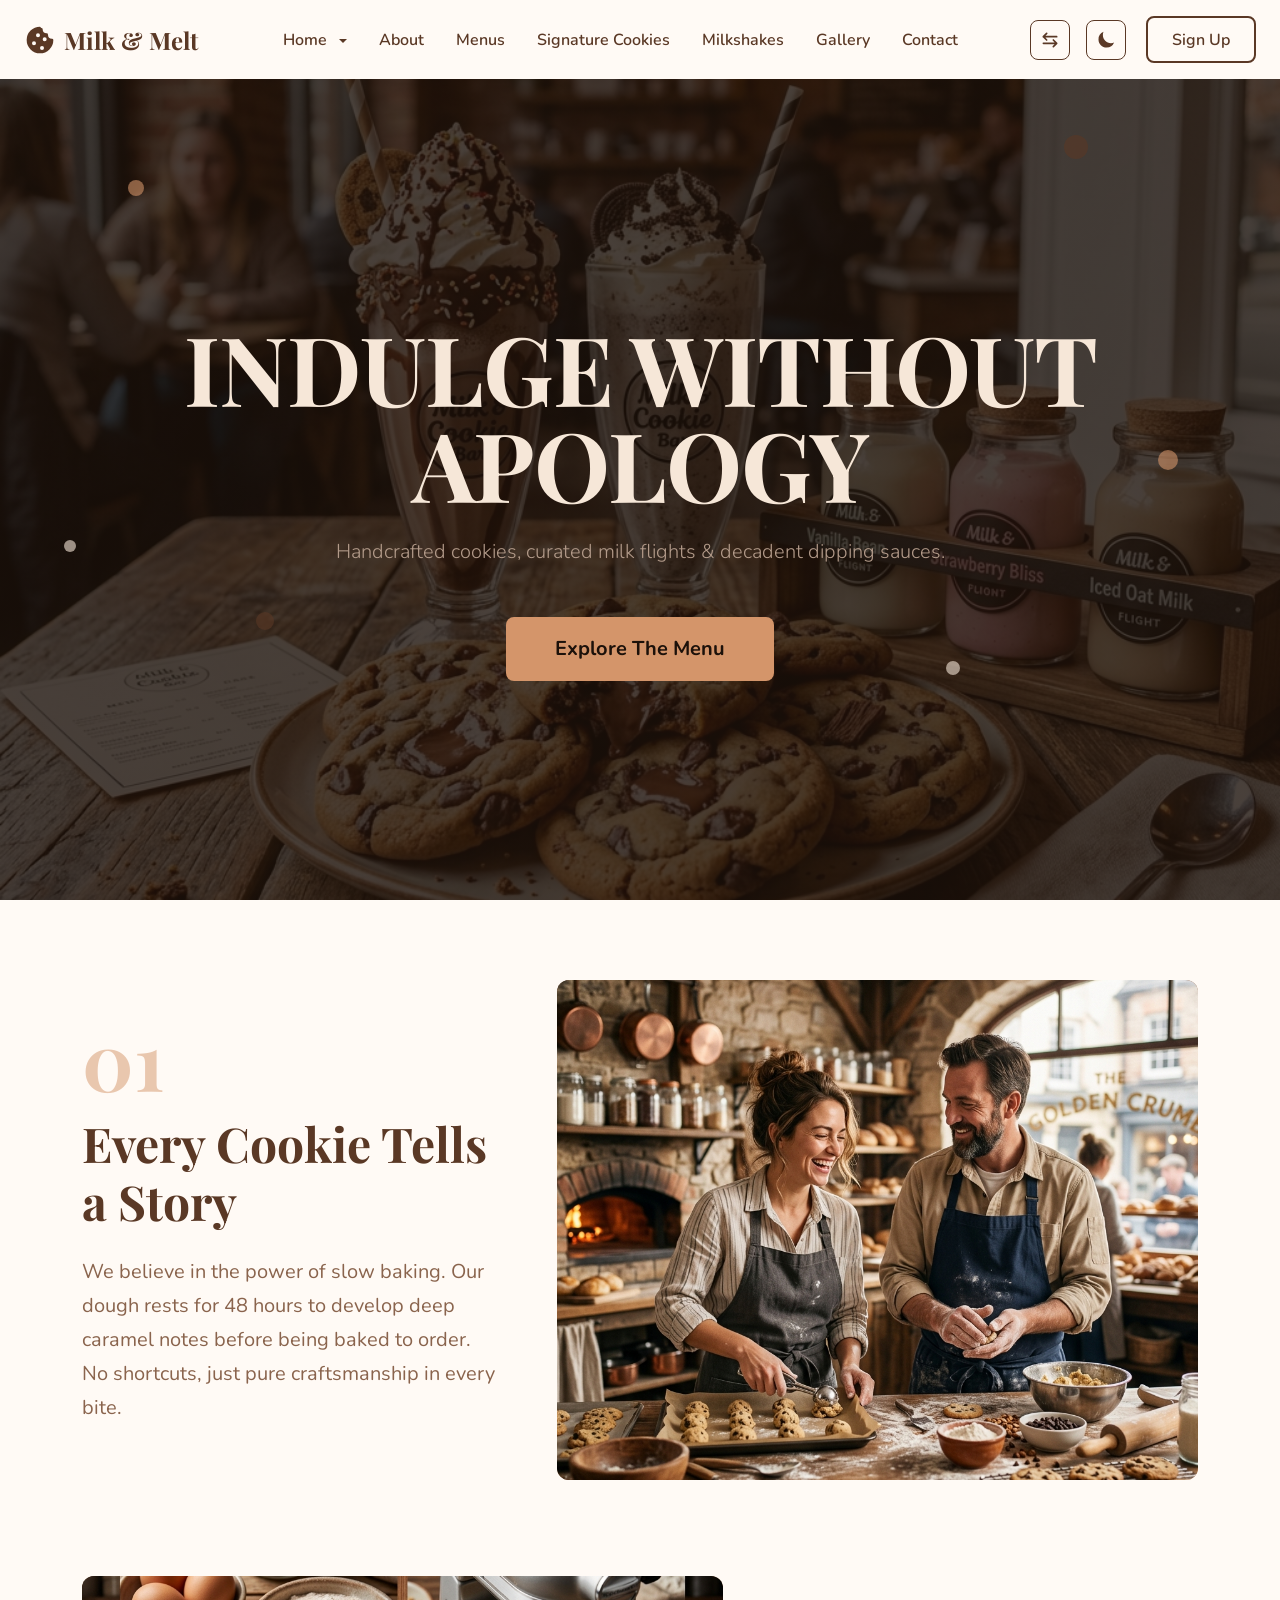
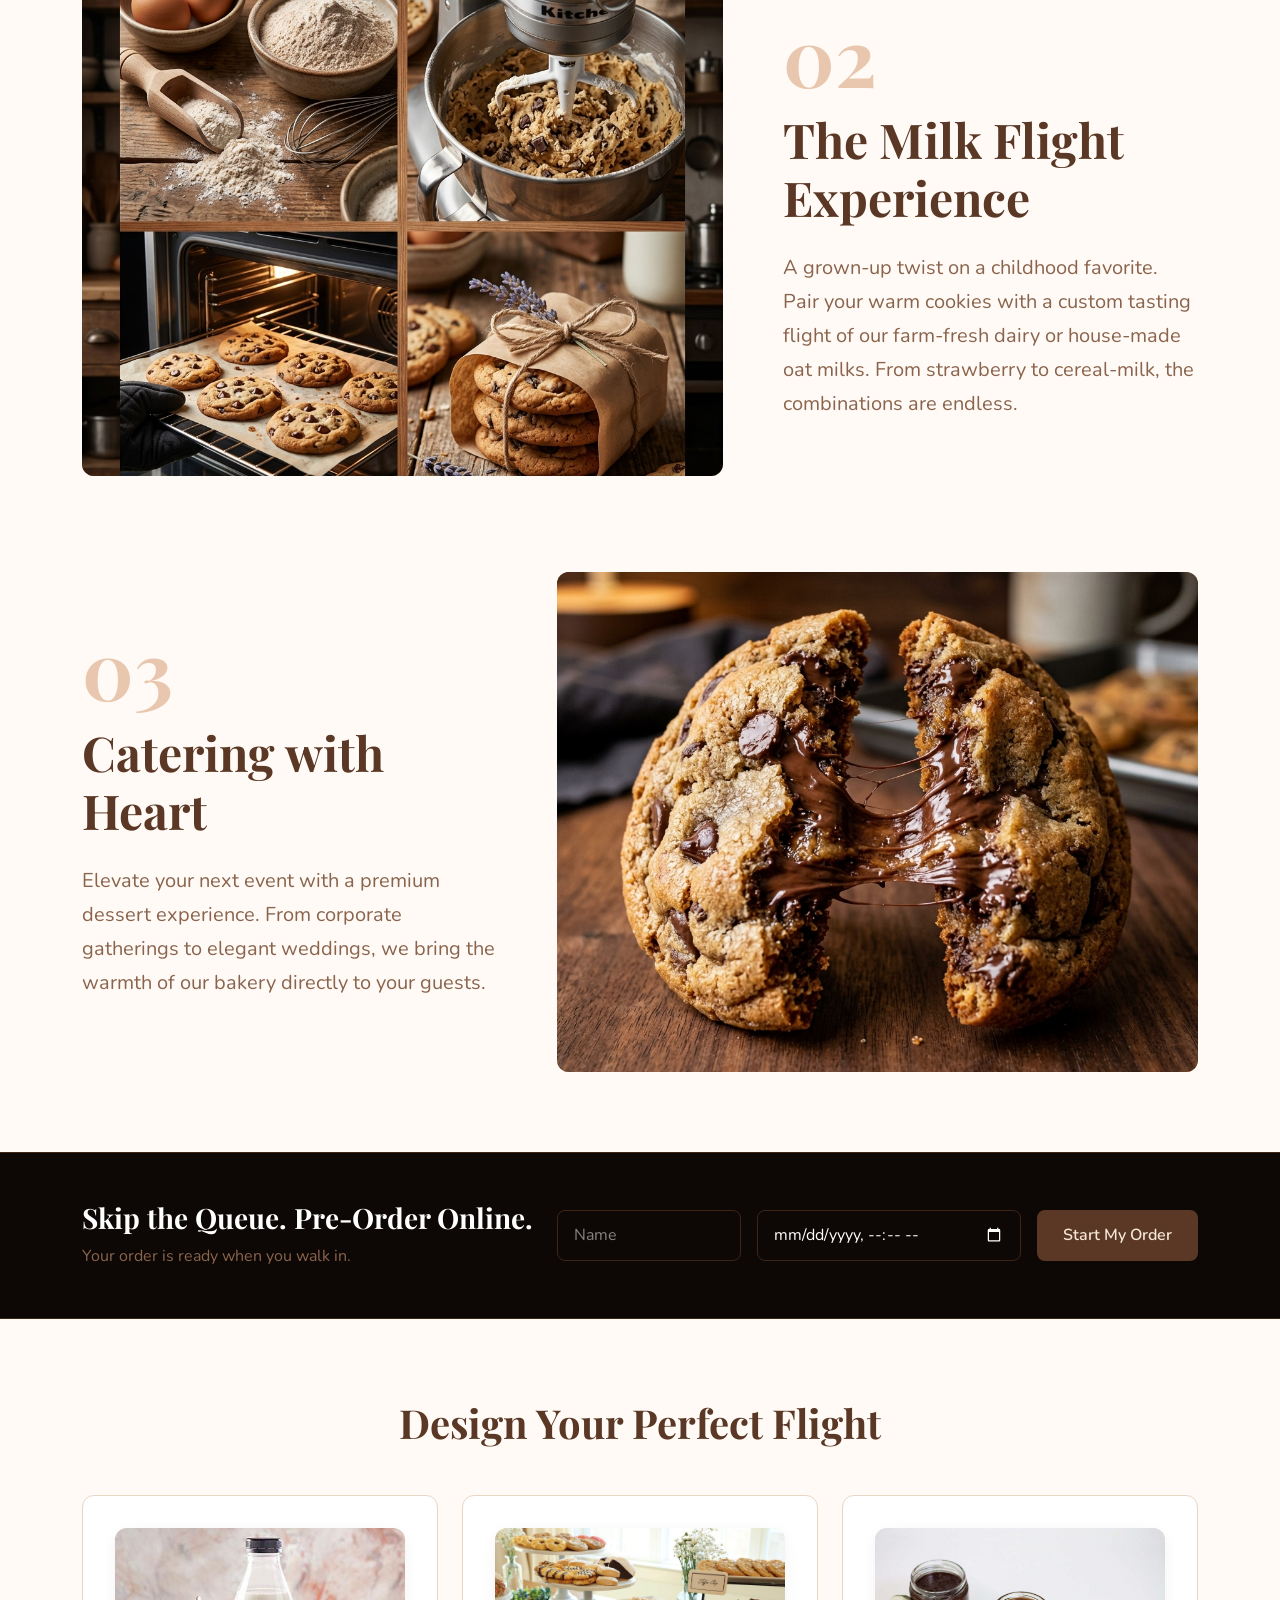
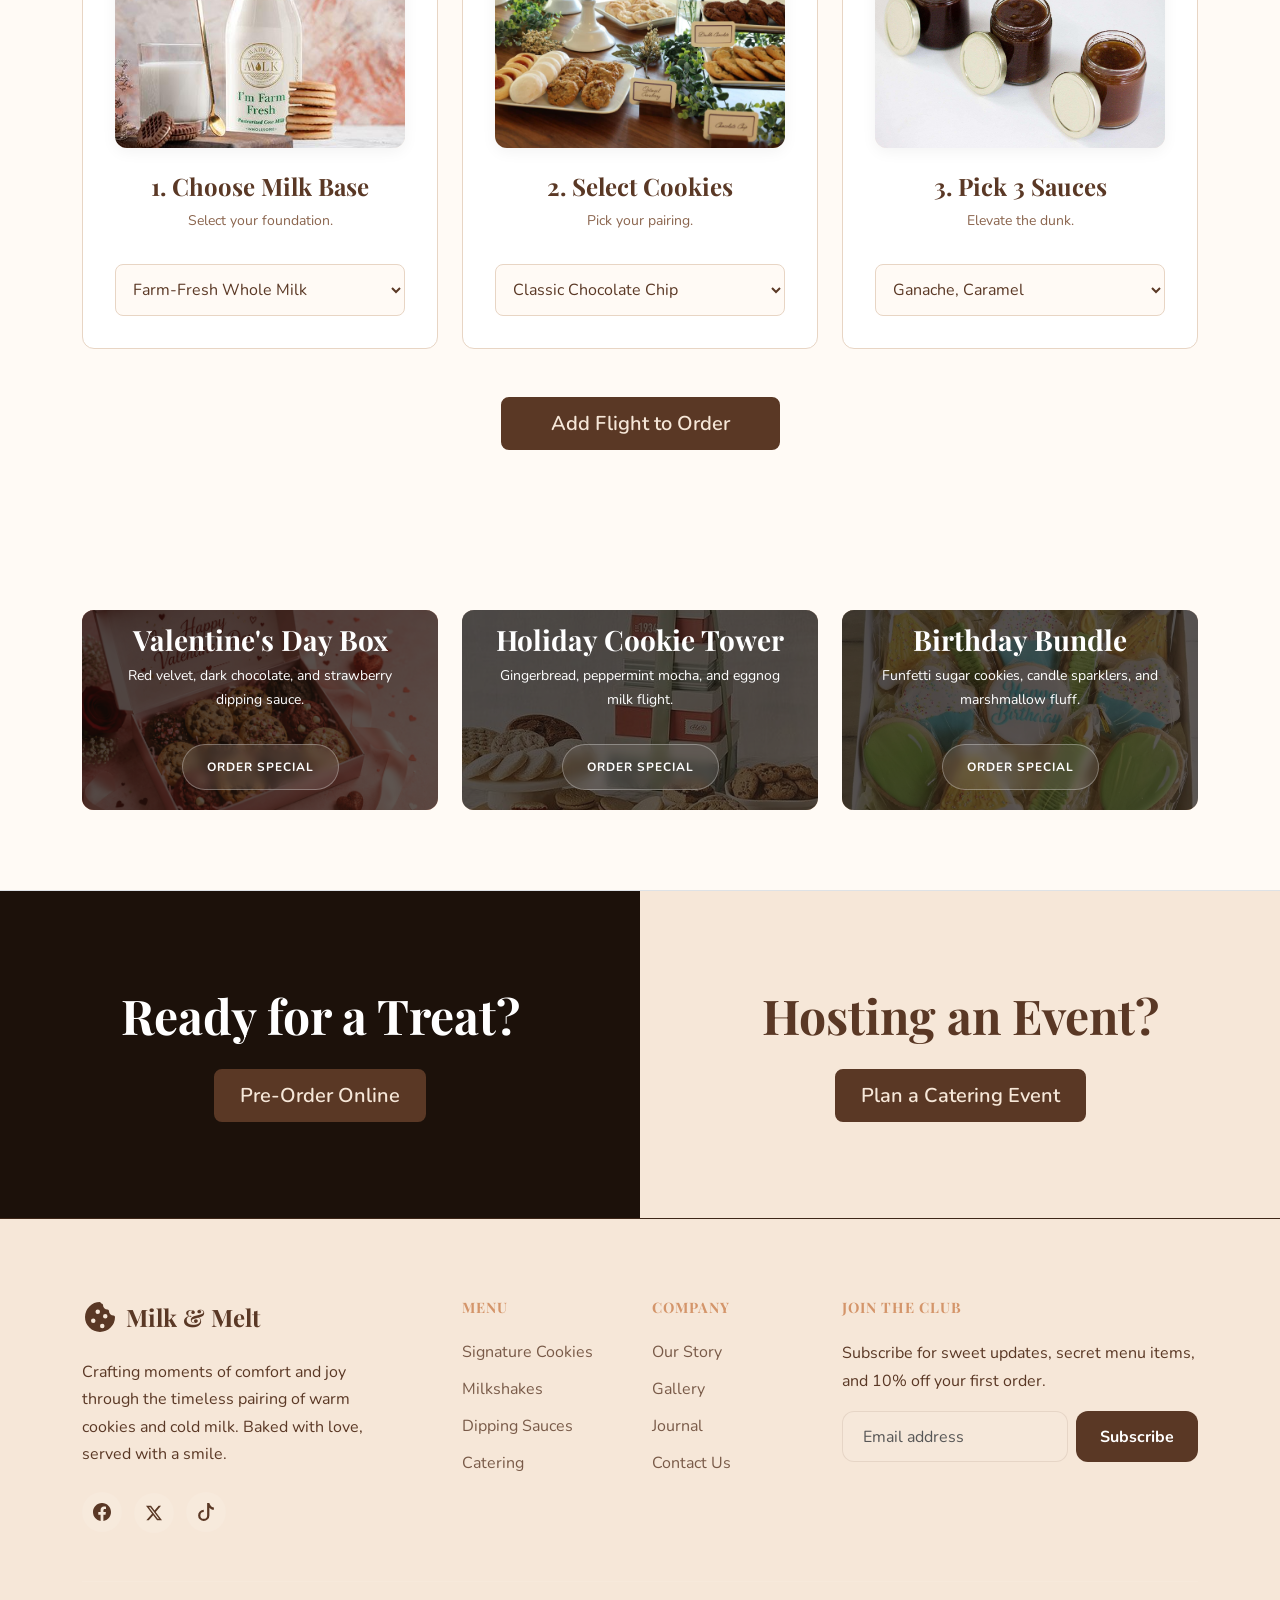
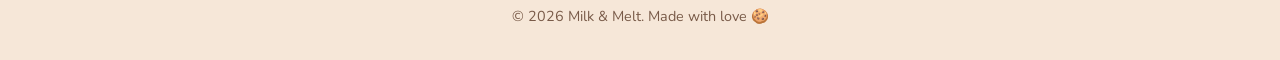
<file: home2.html>
<!DOCTYPE html>
<html lang="en" dir="ltr">

<head>
  <meta charset="UTF-8">
  <meta name="viewport" content="width=device-width, initial-scale=1.0">
  <title>Editorial - Milk &amp; Melt</title>
  <meta name="description"
    content="Indulge without apology. Handcrafted cookies, curated milk flights &amp; decadent dipping sauces for special occasions with Milk &amp; Melt.">

  <link rel="icon" type="image/svg+xml"
    href="data:image/svg+xml,%3Csvg viewBox='0 0 24 24' fill='%23F6E7D8' xmlns='http://www.w3.org/2000/svg'%3E%3Cpath d='M12 2a10 10 0 1 0 10 10 1 1 0 0 0-1-1 3 3 0 0 1-3-3 1 1 0 0 0-1-1 3 3 0 0 1-3-3 1 1 0 0 0-1-1zm-1.5 5a1.5 1.5 0 1 1 0 3 1.5 1.5 0 0 1 0-3zm-3 6a1.5 1.5 0 1 1 0 3 1.5 1.5 0 0 1 0-3zm6 3.5a1.5 1.5 0 1 1 0 3 1.5 1.5 0 0 1 0-3zm2-6.5a1.5 1.5 0 1 1 0 3 1.5 1.5 0 0 1 0-3z'/%3E%3C/svg%3E">
  <link id="bootstrap-css" href="https://cdn.jsdelivr.net/npm/bootstrap@5.3.0/dist/css/bootstrap.min.css"
    rel="stylesheet">
  <link rel="stylesheet" href="assets/css/style.css">
  <script>
    (function () {
      const savedTheme = localStorage.getItem('mcb-theme') || 'light';
      document.documentElement.setAttribute('data-theme', savedTheme);
    })();
  </script>
</head>

<body>

  <!-- NAVBAR -->
  <nav class="navbar navbar-expand-custom fixed-top">
    <div class="container-fluid px-4">
      <a class="navbar-brand" href="index.html">
        <svg viewBox="0 0 24 24" xmlns="http://www.w3.org/2000/svg">
          <path
            d="M12 2a10 10 0 1 0 10 10 1 1 0 0 0-1-1 3 3 0 0 1-3-3 1 1 0 0 0-1-1 3 3 0 0 1-3-3 1 1 0 0 0-1-1zm-1.5 5a1.5 1.5 0 1 1 0 3 1.5 1.5 0 0 1 0-3zm-3 6a1.5 1.5 0 1 1 0 3 1.5 1.5 0 0 1 0-3zm6 3.5a1.5 1.5 0 1 1 0 3 1.5 1.5 0 0 1 0-3zm2-6.5a1.5 1.5 0 1 1 0 3 1.5 1.5 0 0 1 0-3z" />
        </svg>
        Milk &amp; Melt
      </a>
      <button class="navbar-toggler" type="button" data-bs-toggle="offcanvas" data-bs-target="#mobileMenu"
        aria-controls="mobileMenu">
        <span class="navbar-toggler-icon"></span>
      </button>
      <div class="offcanvas offcanvas-end" tabindex="-1" id="mobileMenu" aria-labelledby="mobileMenuLabel">
        <div class="offcanvas-header">
          <h5 class="offcanvas-title font-heading" id="mobileMenuLabel">Menu</h5>
          <button type="button" class="btn-close" data-bs-dismiss="offcanvas" aria-label="Close"></button>
        </div>
        <div class="offcanvas-body">
          <ul class="navbar-nav mx-auto mb-2 mb-lg-0">
            <li class="nav-item mobile-only-home"><a class="nav-link" href="index.html">Home 1</a></li>
            <li class="nav-item mobile-only-home"><a class="nav-link active" href="home2.html">Home 2</a></li>
            <li class="nav-item dropdown desktop-only-home">
              <a class="nav-link dropdown-toggle" href="#" id="homeDropdown" role="button" data-bs-toggle="dropdown"
                aria-expanded="false">
                Home
              </a>
              <ul class="dropdown-menu" aria-labelledby="homeDropdown">
                <li><a class="dropdown-item" href="index.html">Home 1</a></li>
                <li><a class="dropdown-item" href="home2.html">Home 2</a></li>
              </ul>
            </li>
            <li class="nav-item"><a class="nav-link" href="about.html">About</a></li>
            <li class="nav-item"><a class="nav-link" href="menu.html">Menus</a></li>
            <li class="nav-item"><a class="nav-link" href="signature-cookies.html">Signature Cookies</a></li>
            <li class="nav-item"><a class="nav-link" href="milkshakes.html">Milkshakes</a></li>
            <li class="nav-item"><a class="nav-link" href="gallery.html">Gallery</a></li>
            <li class="nav-item"><a class="nav-link" href="contact.html">Contact</a></li>
          </ul>
          <div class="d-flex align-items-center flex-nowrap gap-2">

            <button id="rtlToggle" class="control-btn" title="Toggle RTL">

              <svg viewBox="0 0 24 24" fill="none" stroke="currentColor" stroke-width="2" stroke-linecap="round"
                stroke-linejoin="round" width="20" height="20">

                <path d="M20 8H4M4 8l4-4M4 8l4 4M4 16h16M20 16l-4-4M20 16l-4 4" />

              </svg>

            </button>
            <button id="themeToggle" class="control-btn" title="Toggle Theme">
              <svg xmlns="http://www.w3.org/2000/svg" viewBox="0 0 24 24" fill="currentColor" width="20" height="20">
                <!-- Moon icon since default is dark -->
                <path
                  d="M21.752 15.002A9.718 9.718 0 0118 15.75c-5.385 0-9.75-4.365-9.75-9.75 0-1.33.266-2.597.748-3.752A9.753 9.753 0 003 11.25C3 16.635 7.365 21 12.75 21a9.753 9.753 0 009.002-5.998z" />
              </svg>
            </button>
            <a href="signup.html" class="btn btn-brand-outline ms-lg-2">Sign Up</a>
          </div>
        </div>
      </div>
    </div>
  </nav>

  <!-- 1. FULL-SCREEN HERO -->
  <section class="hero-editorial">
    <!-- Floating Crumbs -->
    <svg class="crumb-float" style="top: 20%; left: 10%;" width="16" height="16" viewBox="0 0 16 16" fill="#D4956A">
      <circle cx="8" cy="8" r="8" />
    </svg>
    <svg class="crumb-float" style="top: 15%; right: 15%;" width="24" height="24" viewBox="0 0 24 24" fill="#5A3825">
      <circle cx="12" cy="12" r="12" />
    </svg>
    <svg class="crumb-float" style="top: 60%; left: 5%;" width="12" height="12" viewBox="0 0 12 12" fill="#F6E7D8">
      <circle cx="6" cy="6" r="6" />
    </svg>
    <svg class="crumb-float" style="top: 50%; right: 8%;" width="20" height="20" viewBox="0 0 20 20" fill="#D4956A">
      <circle cx="10" cy="10" r="10" />
    </svg>
    <svg class="crumb-float" style="bottom: 30%; left: 20%;" width="18" height="18" viewBox="0 0 18 18" fill="#5A3825">
      <circle cx="9" cy="9" r="9" />
    </svg>
    <svg class="crumb-float" style="bottom: 25%; right: 25%;" width="14" height="14" viewBox="0 0 14 14" fill="#F6E7D8">
      <circle cx="7" cy="7" r="7" />
    </svg>

    <div class="container text-center flex-grow-1 d-flex flex-column justify-content-center" style="z-index: 2;">
      <h1
        style="font-size: clamp(3.5rem, 8vw, 6rem); line-height: 1; letter-spacing: -1px; margin-bottom: 1.5rem; color: #F6E7D8;">
        INDULGE WITHOUT APOLOGY</h1>
      <p class="lead max-w-75 mx-auto mb-5" style="color: #B39B8A;">Handcrafted cookies, curated milk flights &amp;
        decadent dipping sauces.</p>
      <div>
        <a href="menu.html" class="btn btn-lg fw-bold btn-hero-editorial">Explore The Menu</a>
      </div>
    </div>


  </section>

  <!-- 2. PHILOSOPHY BLOCK -->
  <section class="section-padding bg-warm">
    <div class="container">
      <!-- Row 1 -->
      <div class="row align-items-center mb-5 pb-5">
        <div class="col-lg-5 pe-lg-5 mb-4 mb-lg-0">
          <div class="display-1 text-accent opacity-50 font-heading mb-3" style="line-height: 1;">01</div>
          <h2 class="display-5 mb-4">Every Cookie Tells a Story</h2>
          <p class="text-muted fs-5">We believe in the power of slow baking. Our dough rests for 48 hours to develop
            deep caramel notes before being baked to order. No shortcuts, just pure craftsmanship in every bite.</p>
        </div>
        <div class="col-lg-7">
          <div class="placeholder-rect position-relative overflow-hidden"
            style="min-height: 500px; border-radius: 12px;">
            <div class="position-absolute inset-0 bg-primary opacity-25 z-1"></div>
            <img src="assets/images/about-story.png" alt="Baking Process"
              class="position-absolute w-100 h-100 object-fit-cover">
          </div>
        </div>
      </div>

      <!-- Row 2 -->
      <div class="row align-items-center flex-lg-row-reverse mb-5 pb-5">
        <div class="col-lg-5 ps-lg-5 mb-4 mb-lg-0">
          <div class="display-1 text-accent opacity-50 font-heading mb-3" style="line-height: 1;">02</div>
          <h2 class="display-5 mb-4">The Milk Flight Experience</h2>
          <p class="text-muted fs-5">A grown-up twist on a childhood favorite. Pair your warm cookies with a custom
            tasting flight of our farm-fresh dairy or house-made oat milks. From strawberry to cereal-milk, the
            combinations are endless.</p>
        </div>
        <div class="col-lg-7">
          <div class="placeholder-rect position-relative overflow-hidden"
            style="min-height: 500px; border-radius: 12px;">
            <div class="position-absolute inset-0 bg-primary opacity-25 z-1"></div>
            <img src="assets/images/about-process.png" alt="Milk Flight"
              class="position-absolute w-100 h-100 object-fit-cover">
          </div>
        </div>
      </div>

      <!-- Row 3 -->
      <div class="row align-items-center">
        <div class="col-lg-5 pe-lg-5 mb-4 mb-lg-0">
          <div class="display-1 text-accent opacity-50 font-heading mb-3" style="line-height: 1;">03</div>
          <h2 class="display-5 mb-4">Catering with Heart</h2>
          <p class="text-muted fs-5">Elevate your next event with a premium dessert experience. From corporate
            gatherings to elegant weddings, we bring the warmth of our bakery directly to your guests.</p>
        </div>
        <div class="col-lg-7">
          <div class="placeholder-rect position-relative overflow-hidden"
            style="min-height: 500px; border-radius: 12px;">
            <div class="position-absolute inset-0 bg-primary opacity-25 z-1"></div>
            <img src="assets/images/cookie.png" alt="Catering Spread"
              class="position-absolute w-100 h-100 object-fit-cover">
          </div>
        </div>
      </div>
    </div>
  </section>




  <!-- 5. ONLINE PRE-ORDER BANNER -->
  <section class="py-5"
    style="background-color: #0D0805; border-top: 1px solid #3D2618; border-bottom: 1px solid #3D2618;">
    <div class="container">
      <div class="row align-items-center">
        <div class="col-lg-5 mb-4 mb-lg-0 text-center text-lg-start">
          <h3 class="mb-2 text-white">Skip the Queue. Pre-Order Online.</h3>
          <p class="text-muted mb-0">Your order is ready when you walk in.</p>
        </div>
        <div class="col-lg-7">
          <form class="d-flex flex-column flex-md-row gap-3">
            <input type="text" class="form-control form-control-dark bg-transparent text-white" placeholder="Name"
              style="border-color: #3D2618;">
            <input type="datetime-local" class="form-control form-control-dark bg-transparent text-white"
              style="border-color: #3D2618; color-scheme: dark;">
            <button type="button" class="btn btn-brand-primary text-nowrap px-4">Start My Order</button>
          </form>
        </div>
      </div>
    </div>
  </section>

  <!-- 6. MILK FLIGHT BUILDER -->
  <section class="section-padding bg-warm">
    <div class="container text-center">
      <h2 class="section-title mb-5">Design Your Perfect Flight</h2>

      <div class="row g-4">
        <div class="col-12 col-md-12 col-lg-4">
          <div class="flight-builder-step">
            <div class="flight-step-img-wrap">
              <img src="assets/images/step1.jpg" alt="Choose Milk Base" class="img-fluid">
            </div>
            <h4>1. Choose Milk Base</h4>
            <p class="text-muted small">Select your foundation.</p>
            <select aria-label="Milk Base">
              <option>Farm-Fresh Whole Milk</option>
              <option>House-Made Oat Milk</option>
              <option>Almond Milk</option>
            </select>
          </div>
        </div>

        <!-- Step 2 -->
        <div class="col-12 col-md-12 col-lg-4">
          <div class="flight-builder-step">
            <div class="flight-step-img-wrap">
              <img src="assets/images/step2.jpg" alt="Select Cookies" class="img-fluid">
            </div>
            <h4>2. Select Cookies</h4>
            <p class="text-muted small">Pick your pairing.</p>
            <select aria-label="Cookies">
              <option>Classic Chocolate Chip</option>
              <option>Midnight Decadence</option>
              <option>Brown Butter Pecan</option>
              <option>Assorted Flight Box</option>
            </select>
          </div>
        </div>

        <!-- Step 3 -->
        <div class="col-12 col-md-12 col-lg-4">
          <div class="flight-builder-step">
            <div class="flight-step-img-wrap">
              <img src="assets/images/step3.jpg" alt="Pick 3 Sauces" class="img-fluid">
            </div>
            <h4>3. Pick 3 Sauces</h4>
            <p class="text-muted small">Elevate the dunk.</p>
            <select aria-label="Sauces">
              <option>Ganache, Caramel</option>
              <option>Peanut Butter, Nutella</option>
              <option>White Choc, Caramel</option>
            </select>
          </div>
        </div>
      </div>

      <div class="mt-5 d-flex justify-content-center">
        <button class="btn btn-brand-primary btn-lg px-5">Add Flight to Order</button>
      </div>
    </div>
  </section>

  <!-- 7. SEASONAL SPECIALS EDITORIAL ROW -->
  <section class="section-padding">
    <div class="container">
      <div class="row g-4">
        <div class="col-12 col-md-12 col-xl-4">
          <div class="seasonal-card">
            <div class="seasonal-card-bg">
              <img src="assets/images/valentaine.png" alt="Valentine's Day Box" class="w-100 h-100 object-fit-cover"
                style="opacity: 0.7;">
            </div>
            <div class="seasonal-card-content flex-column">
              <h3 class="font-heading mb-2 text-white">Valentine's Day Box</h3>
              <p class="small mb-3">Red velvet, dark chocolate, and strawberry dipping sauce.</p>
              <a href="#" class="btn btn-premium-editorial">Order Special</a>
            </div>
          </div>
        </div>

        <div class="col-12 col-md-12 col-xl-4">
          <div class="seasonal-card">
            <div class="seasonal-card-bg">
              <img src="assets/images/holiday.jpg" alt="Holiday Cookie Tower" class="w-100 h-100 object-fit-cover"
                style="opacity: 0.7;">
            </div>
            <div class="seasonal-card-content flex-column">
              <h3 class="font-heading mb-2 text-white">Holiday Cookie Tower</h3>
              <p class="small mb-3">Gingerbread, peppermint mocha, and eggnog milk flight.</p>
              <a href="#" class="btn btn-premium-editorial">Order Special</a>
            </div>
          </div>
        </div>

        <div class="col-12 col-md-12 col-xl-4">
          <div class="seasonal-card">
            <div class="seasonal-card-bg">
              <img src="assets/images/bundle.jpg" alt="Birthday Bundle" class="w-100 h-100 object-fit-cover"
                style="opacity: 0.7;">
            </div>
            <div class="seasonal-card-content flex-column">
              <h3 class="font-heading mb-2 text-white">Birthday Bundle</h3>
              <p class="small mb-3">Funfetti sugar cookies, candle sparklers, and marshmallow fluff.</p>
              <a href="#" class="btn btn-premium-editorial">Order Special</a>
            </div>
          </div>
        </div>
      </div>
    </div>
  </section>



  <!-- 10. FINAL CTA -->
  <section class="section-padding border-top" style="padding: 0;">
    <div class="d-flex flex-column flex-lg-row w-100">
      <div class="split-cta-left flex-lg-grow-1 w-100">
        <h2 class="display-5 mb-4 text-white">Ready for a Treat?</h2>
        <a href="menu.html" class="btn btn-brand-primary btn-lg">Pre-Order Online</a>
      </div>
      <div class="split-cta-right flex-lg-grow-1 w-100">
        <h2 class="display-5 mb-4">Hosting an Event?</h2>
        <a href="pricing.html" class="btn btn-brand-primary btn-lg">Plan a Catering Event</a>
      </div>
  </section>

  <!-- 11. FOOTER -->
  <footer class="site-footer mt-0 border-top" style="border-color: #3D2618 !important;">
    <div class="container">
      <div class="row gy-4">
        <div class="col-12 col-md-6 col-lg-6 col-xl-4 pe-lg-5">
          <a href="index.html" class="footer-brand">
            <svg viewBox="0 0 24 24" xmlns="http://www.w3.org/2000/svg">
              <path
                d="M12 2a10 10 0 1 0 10 10 1 1 0 0 0-1-1 3 3 0 0 1-3-3 1 1 0 0 0-1-1 3 3 0 0 1-3-3 1 1 0 0 0-1-1zm-1.5 5a1.5 1.5 0 1 1 0 3 1.5 1.5 0 0 1 0-3zm-3 6a1.5 1.5 0 1 1 0 3 1.5 1.5 0 0 1 0-3zm6 3.5a1.5 1.5 0 1 1 0 3 1.5 1.5 0 0 1 0-3zm2-6.5a1.5 1.5 0 1 1 0 3 1.5 1.5 0 0 1 0-3z" />
            </svg>
            Milk &amp; Melt
          </a>
          <p class="mb-4">Crafting moments of comfort and joy through the timeless pairing of warm cookies and cold
            milk. Baked with love, served with a smile.</p>
          <div class="social-icons">
            <a href="#" aria-label="Facebook"><svg xmlns="http://www.w3.org/2000/svg" width="18" height="18"
                fill="currentColor" class="bi bi-facebook" viewBox="0 0 16 16">
                <path
                  d="M16 8.049c0-4.446-3.582-8.05-8-8.05C3.58 0-.002 3.603-.002 8.05c0 4.017 2.926 7.347 6.75 7.951v-5.625h-2.03V8.05H6.75V6.275c0-2.017 1.195-3.131 3.022-3.131.876 0 1.791.157 1.791.157v1.98h-1.009c-.993 0-1.303.621-1.303 1.258v1.51h2.218l-.354 2.326H9.25V16c3.824-.604 6.75-3.934 6.75-7.951z" />
              </svg></a>
            <a href="#" aria-label="X"><svg xmlns="http://www.w3.org/2000/svg" width="16" height="16"
                fill="currentColor" viewBox="0 0 16 16">
                <path
                  d="M12.6.75h2.454l-5.36 6.142L16 15.25h-4.937l-3.867-5.07-4.425 5.07H.316l5.733-6.57L0 .75h5.063l3.495 4.633L12.6.75zm-.86 13.028h1.36L4.323 2.145H2.865l8.875 11.633z" />
              </svg></a>
            <a href="#" aria-label="TikTok"><svg xmlns="http://www.w3.org/2000/svg" width="18" height="18"
                fill="currentColor" class="bi bi-tiktok" viewBox="0 0 16 16">
                <path
                  d="M9 0h1.98c.144.715.54 1.617 1.235 2.512C12.895 3.389 13.797 4 15 4v2c-1.753 0-3.07-.814-4-1.829V11a5 5 0 1 1-5-5v2a3 3 0 1 0 3 3V0Z" />
              </svg></a>
          </div>
        </div>
        <!-- Menu -->
        <div class="col-12 col-md-6 col-lg-6 col-xl-2">
          <h5>Menu</h5>
          <ul>
            <li><a href="signature-cookies.html">Signature Cookies</a></li>
            <li><a href="milkshakes.html">Milkshakes</a></li>
            <li><a href="menu.html">Dipping Sauces</a></li>
            <li><a href="pricing.html">Catering</a></li>
          </ul>
        </div>
        <!-- Company -->
        <div class="col-12 col-md-6 col-lg-6 col-xl-2">
          <h5>Company</h5>
          <ul>
            <li><a href="about.html">Our Story</a></li>
            <li><a href="gallery.html">Gallery</a></li>
            <li><a href="blog.html">Journal</a></li>
            <li><a href="contact.html">Contact Us</a></li>
          </ul>
        </div>
        <!-- Newsletter -->
        <div class="col-12 col-md-6 col-lg-6 col-xl-4">
          <h5>Join the Club</h5>
          <p>Subscribe for sweet updates, secret menu items, and 10% off your first order.</p>
          <form class="newsletter-form d-flex gap-2 mt-3">
            <input type="email" class="form-control" placeholder="Email address" required>
            <button type="submit" class="btn">Subscribe</button>
          </form>
        </div>
      </div>
      <div class="footer-bottom">
        &copy; 2026 Milk &amp; Melt. Made with love 🍪
      </div>
    </div>
  </footer>

  <!-- Back to Top Button -->
  <button id="backToTop" aria-label="Back to top">
    <svg xmlns="http://www.w3.org/2000/svg" width="20" height="20" fill="currentColor" class="bi bi-arrow-up"
      viewBox="0 0 16 16">
      <path fill-rule="evenodd"
        d="M8 15a.5.5 0 0 0 .5-.5V2.707l3.146 3.147a.5.5 0 0 0 .708-.708l-4-4a.5.5 0 0 0-.708 0l-4 4a.5.5 0 1 0 .708.708L7.5 2.707V14.5a.5.5 0 0 0 .5.5z" />
    </svg>
  </button>

  <script src="https://cdn.jsdelivr.net/npm/bootstrap@5.3.0/dist/js/bootstrap.bundle.min.js"></script>
  <script src="assets/js/main.js"></script>
</body>

</html>
</file>
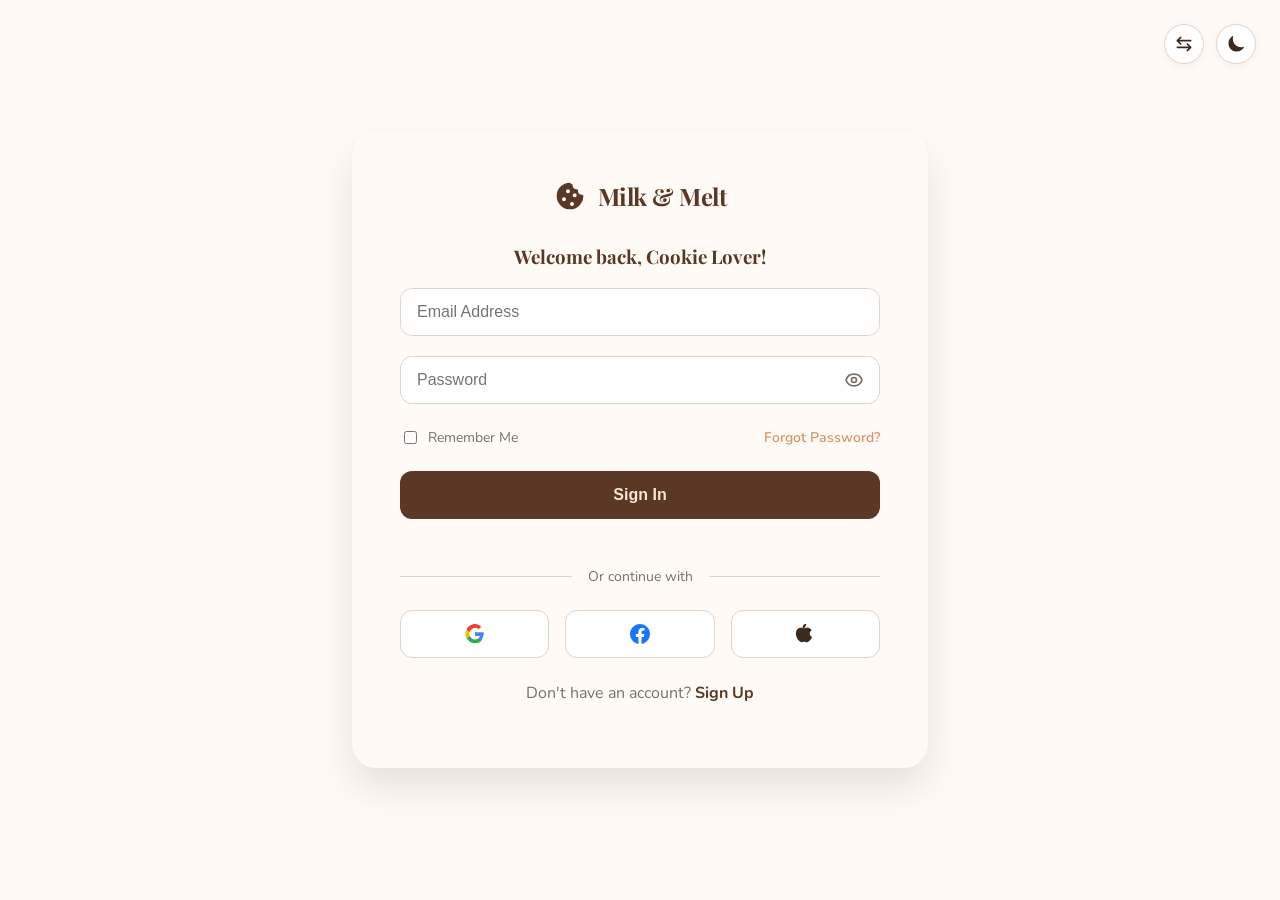
<file: login.html>
<!DOCTYPE html>
<html lang="en" dir="ltr" data-theme="light">

<head>
    <meta charset="UTF-8">
    <meta name="viewport" content="width=device-width, initial-scale=1.0">
    <title>Login | Milk & Melt</title>
    <link
        href="https://fonts.googleapis.com/css2?family=Nunito:wght@400;600;700&family=Playfair+Display:wght@700;900&display=swap"
        rel="stylesheet">
    <link rel="icon" type="image/svg+xml"
        href="data:image/svg+xml,%3Csvg viewBox='0 0 24 24' fill='%235A3825' xmlns='http://www.w3.org/2000/svg'%3E%3Cpath d='M12 2a10 10 0 1 0 10 10 1 1 0 0 0-1-1 3 3 0 0 1-3-3 1 1 0 0 0-1-1 3 3 0 0 1-3-3 1 1 0 0 0-1-1zm-1.5 5a1.5 1.5 0 1 1 0 3 1.5 1.5 0 0 1 0-3zm-3 6a1.5 1.5 0 1 1 0 3 1.5 1.5 0 0 1 0-3zm6 3.5a1.5 1.5 0 1 1 0 3 1.5 1.5 0 0 1 0-3zm2-6.5a1.5 1.5 0 1 1 0 3 1.5 1.5 0 0 1 0-3z'/%3E%3C/svg%3E">
    <link rel="stylesheet" href="assets/css/auth.css">
    <script>
        (function () {
            const savedTheme = localStorage.getItem('mcb-theme') || 'light';
            document.documentElement.setAttribute('data-theme', savedTheme);
        })();
    </script>
</head>

<body>

    <div class="top-controls">

        <button id="rtlToggle" class="control-btn" title="Toggle RTL">

            <svg viewBox="0 0 24 24" fill="none" stroke="currentColor" stroke-width="2" stroke-linecap="round"
                stroke-linejoin="round" width="20" height="20">

                <path d="M20 8H4M4 8l4-4M4 8l4 4M4 16h16M20 16l-4-4M20 16l-4 4" />

            </svg>

        </button>
        <button id="themeToggle" class="control-btn" title="Toggle Theme">
            <svg xmlns="http://www.w3.org/2000/svg" viewBox="0 0 24 24" fill="currentColor" width="20" height="20">
                <path
                    d="M21.752 15.002A9.718 9.718 0 0118 15.75c-5.385 0-9.75-4.365-9.75-9.75 0-1.33.266-2.597.748-3.752A9.753 9.753 0 003 11.25C3 16.635 7.365 21 12.75 21a9.753 9.753 0 009.002-5.998z" />
            </svg>
        </button>
    </div>

    <div class="auth-wrapper">


        <!-- Right Side: Login Form -->
        <div class="auth-right">
            <div class="auth-card">
                <a class="navbar-brand" href="index.html">
                    <svg viewBox="0 0 24 24" xmlns="http://www.w3.org/2000/svg">
                        <path
                            d="M12 2a10 10 0 1 0 10 10 1 1 0 0 0-1-1 3 3 0 0 1-3-3 1 1 0 0 0-1-1 3 3 0 0 1-3-3 1 1 0 0 0-1-1zm-1.5 5a1.5 1.5 0 1 1 0 3 1.5 1.5 0 0 1 0-3zm-3 6a1.5 1.5 0 1 1 0 3 1.5 1.5 0 0 1 0-3zm6 3.5a1.5 1.5 0 1 1 0 3 1.5 1.5 0 0 1 0-3zm2-6.5a1.5 1.5 0 1 1 0 3 1.5 1.5 0 0 1 0-3z" />
                    </svg>
                    Milk & Melt
                </a>

                <!-- 3. Welcome Message -->
                <h3 class="font-heading text-center mb-4" style="color: var(--primary-color);text-align: center;">
                    Welcome back, Cookie Lover!</h3>

                <form>
                    <!-- 4. Email Input -->
                    <div class="form-group">
                        <div class="input-container">
                            <input type="email" class="auth-input" placeholder="Email Address" required>
                        </div>
                    </div>

                    <!-- 5. Password Input with Toggle -->
                    <div class="form-group">
                        <div class="input-container">
                            <input type="password" id="loginPassword" class="auth-input" placeholder="Password"
                                required>
                            <button type="button" class="password-toggle" data-target="loginPassword">
                                <svg xmlns="http://www.w3.org/2000/svg" width="20" height="20" viewBox="0 0 24 24"
                                    fill="none" stroke="currentColor" stroke-width="2">
                                    <path d="M15 12a3 3 0 11-6 0 3 3 0 016 0z" />
                                    <path
                                        d="M2.458 12C3.732 7.943 7.523 5 12 5c4.478 0 8.268 2.943 9.542 7-1.274 4.057-5.064 7-9.542 7-4.477 0-8.268-2.943-9.542-7z" />
                                </svg>
                            </button>
                        </div>
                    </div>

                    <!-- 6. Options Row -->
                    <div class="form-options">
                        <label class="remember-me">
                            <input type="checkbox"> Remember Me
                        </label>
                        <a href="#" class="forgot-link">Forgot Password?</a>
                    </div>

                    <!-- 7. Sign In Button -->
                    <button type="submit" class="auth-btn">Sign In</button>

                    <!-- 8. Divider -->
                    <div class="divider">Or continue with</div>

                    <!-- 9. Social Buttons Row -->
                    <div class="social-row">
                        <button type="button" class="social-btn" title="Google">
                            <svg width="20" height="20" viewBox="0 0 24 24" xmlns="http://www.w3.org/2000/svg">
                                <path
                                    d="M22.56 12.25c0-.78-.07-1.53-.2-2.25H12v4.26h5.92c-.26 1.37-1.04 2.53-2.21 3.31v2.77h3.57c2.08-3.27 3.28-8.11 3.28-8.09z"
                                    fill="#4285F4" />
                                <path
                                    d="M12 23c3.04 0 5.59-1 7.46-2.71l-3.57-2.77c-1.03.7-2.35 1.11-3.89 1.11-2.99 0-5.51-2.02-6.41-4.74H1.95v2.82C3.81 20.33 7.64 23 12 23z"
                                    fill="#34A853" />
                                <path
                                    d="M5.59 13.89c-.24-.7-.37-1.44-.37-2.22s.13-1.52.37-2.22V6.63H1.95a10.94 10.94 0 000 10.74l3.64-2.82z"
                                    fill="#FBBC05" />
                                <path
                                    d="M12 4.75c1.65 0 3.13.57 4.29 1.68l3.22-3.22C17.58 1.41 15.03 0 12 0 7.64 0 3.81 2.67 1.95 6.63l3.64 2.82c.9-2.72 3.42-4.74 6.41-4.74z"
                                    fill="#EA4335" />
                            </svg>
                        </button>
                        <button type="button" class="social-btn" title="Facebook">
                            <svg width="20" height="20" viewBox="0 0 24 24" xmlns="http://www.w3.org/2000/svg"
                                fill="#1877F2">
                                <path
                                    d="M24 12.073c0-6.627-5.373-12-12-12s-12 5.373-12 12c0 5.99 4.388 10.954 10.125 11.854v-8.385H7.078v-3.47h3.047V9.43c0-3.007 1.792-4.669 4.533-4.669 1.312 0 2.686.235 2.686.235v2.953H15.83c-1.491 0-1.956.925-1.956 1.874v2.25h3.328l-.532 3.47h-2.796v8.385C19.612 23.027 24 18.062 24 12.073z" />
                            </svg>
                        </button>
                        <button type="button" class="social-btn" title="Apple">
                            <svg width="20" height="20" viewBox="0 0 24 24" xmlns="http://www.w3.org/2000/svg"
                                fill="currentColor">
                                <path
                                    d="M17.05 20.28c-.98.95-2.05 1.72-3.2 1.72-1.12 0-1.52-.69-2.92-.69-1.41 0-1.85.67-2.92.67-1.11 0-2.18-.75-3.21-1.74-2.11-2.02-3.7-5.71-3.7-8.63 0-4.66 2.87-7.11 5.61-7.11 1.44 0 2.81.89 3.69.89.87 0 2.45-1.06 4.13-1.06 1.76 0 4.14.9 5.48 3.51-3.43 1.45-2.88 6.38.52 7.78-.71 1.79-1.64 3.53-3.48 4.66zm-4.77-16.71c.77-1 1.3-2.38 1.3-3.57 0-.17-.02-.34-.05-.51-1.1.04-2.43.76-3.22 1.72-.7.86-1.33 2.25-1.33 3.43 0 .19.03.38.07.51.13.01.27.02.4.02.99 0 2.1-.56 2.83-1.6z" />
                            </svg>
                        </button>
                    </div>

                    <!-- 10. Footer Link -->
                    <p class="footer-link">Don't have an account? <a href="signup.html">Sign Up</a></p>
                </form>
            </div>
        </div>
    </div>

    <script src="assets/js/auth.js"></script>
</body>

</html>
</file>
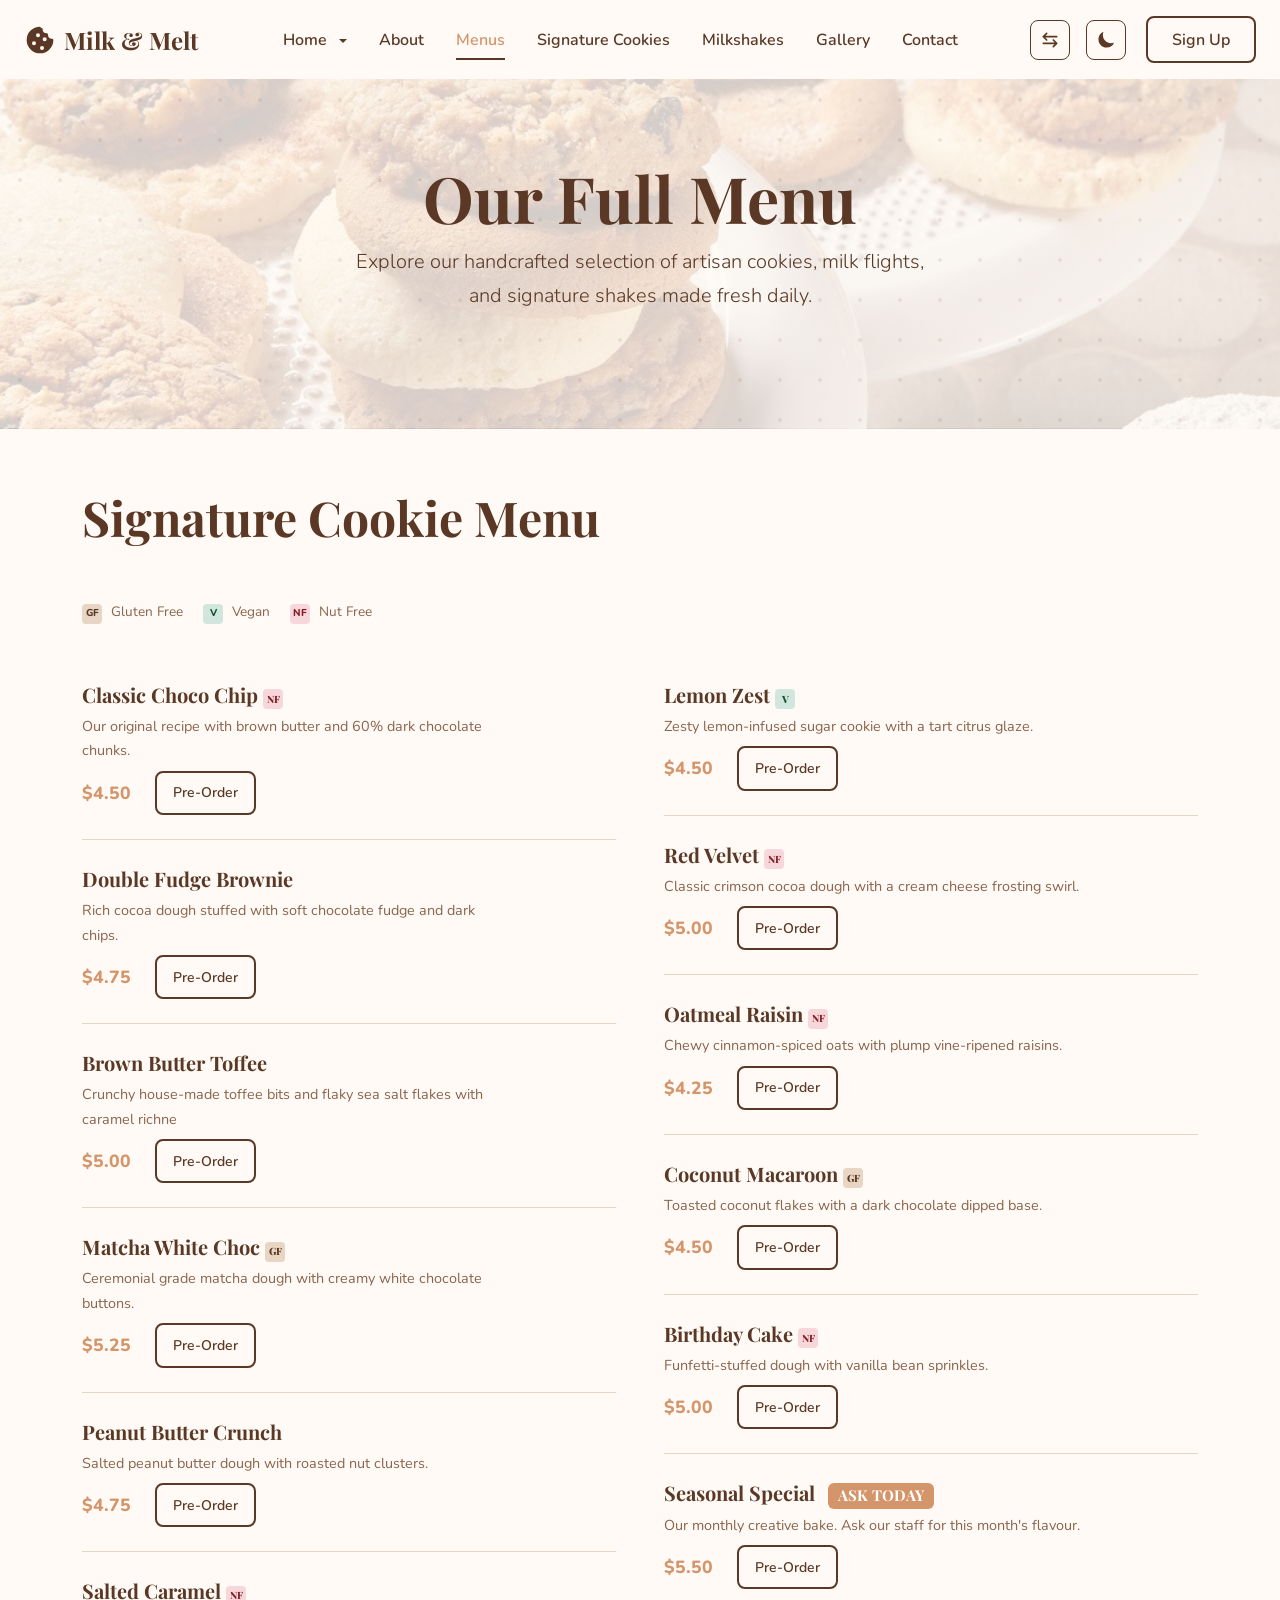
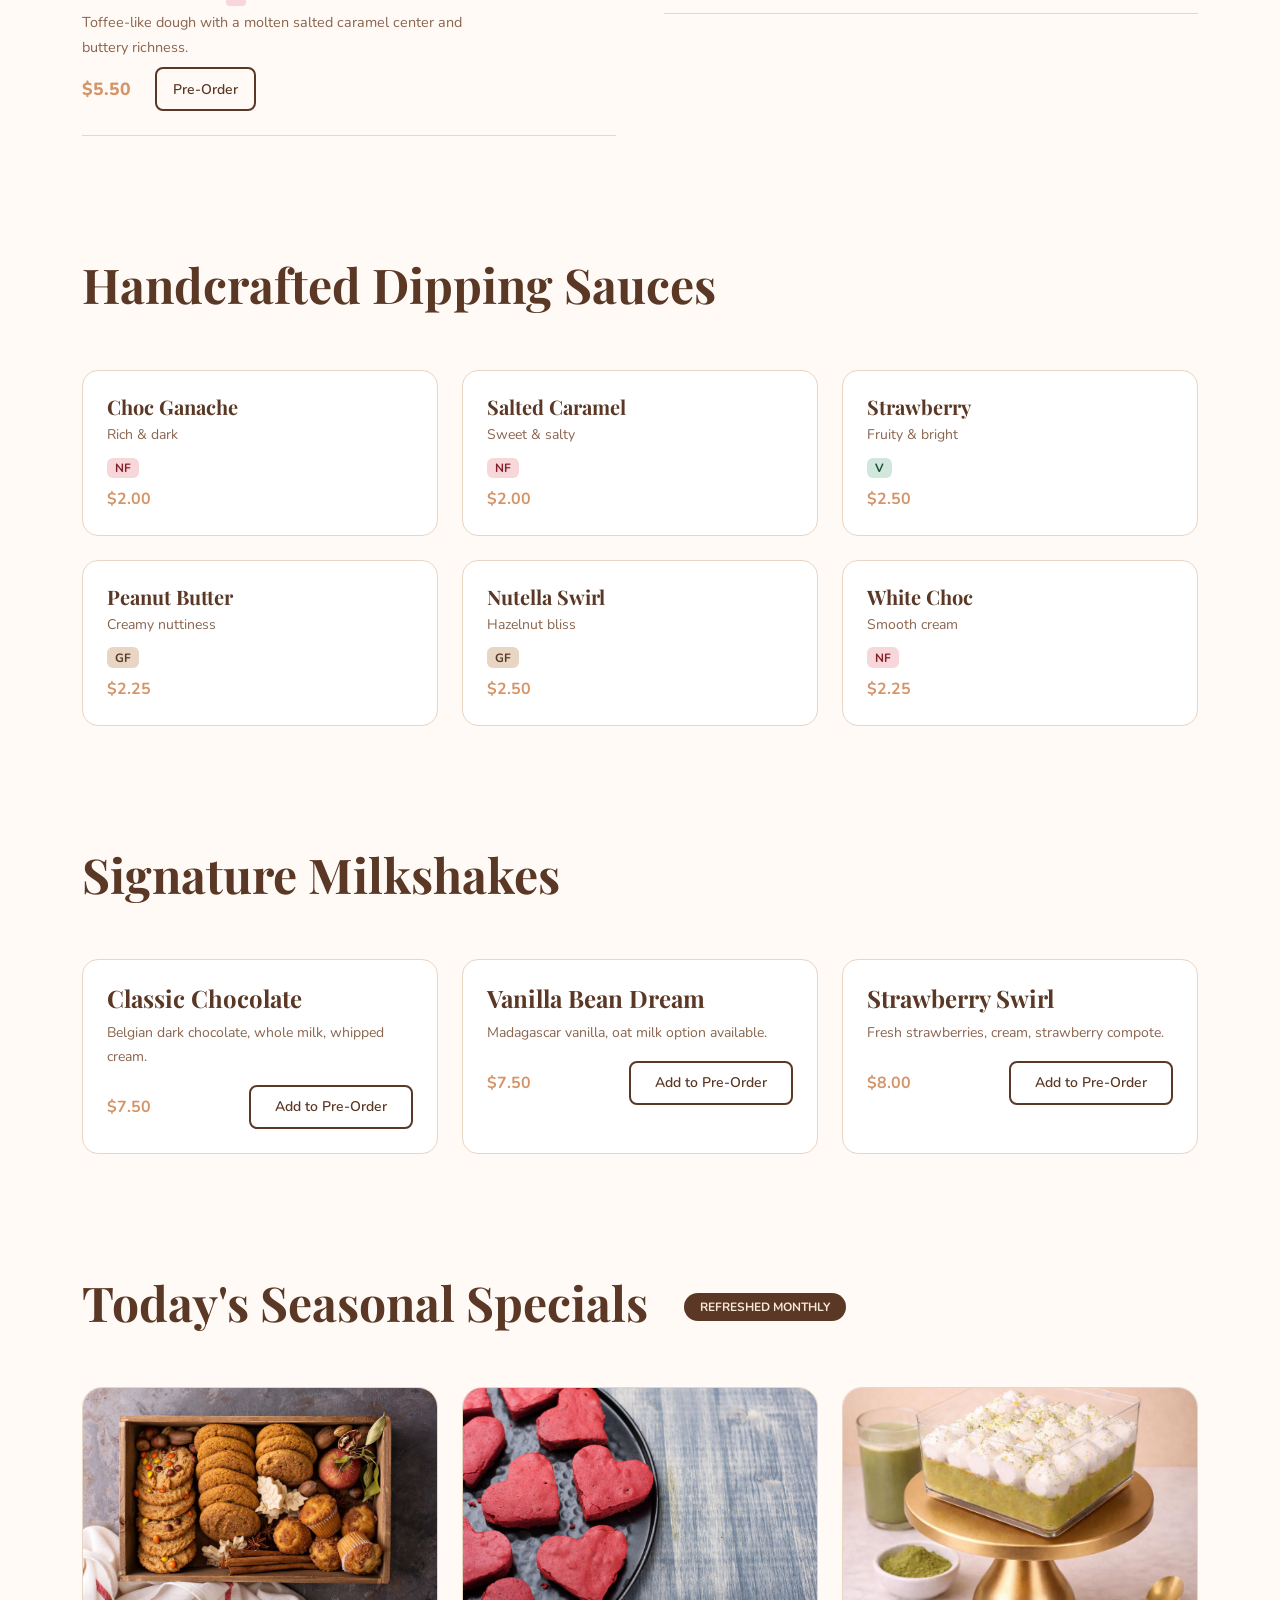
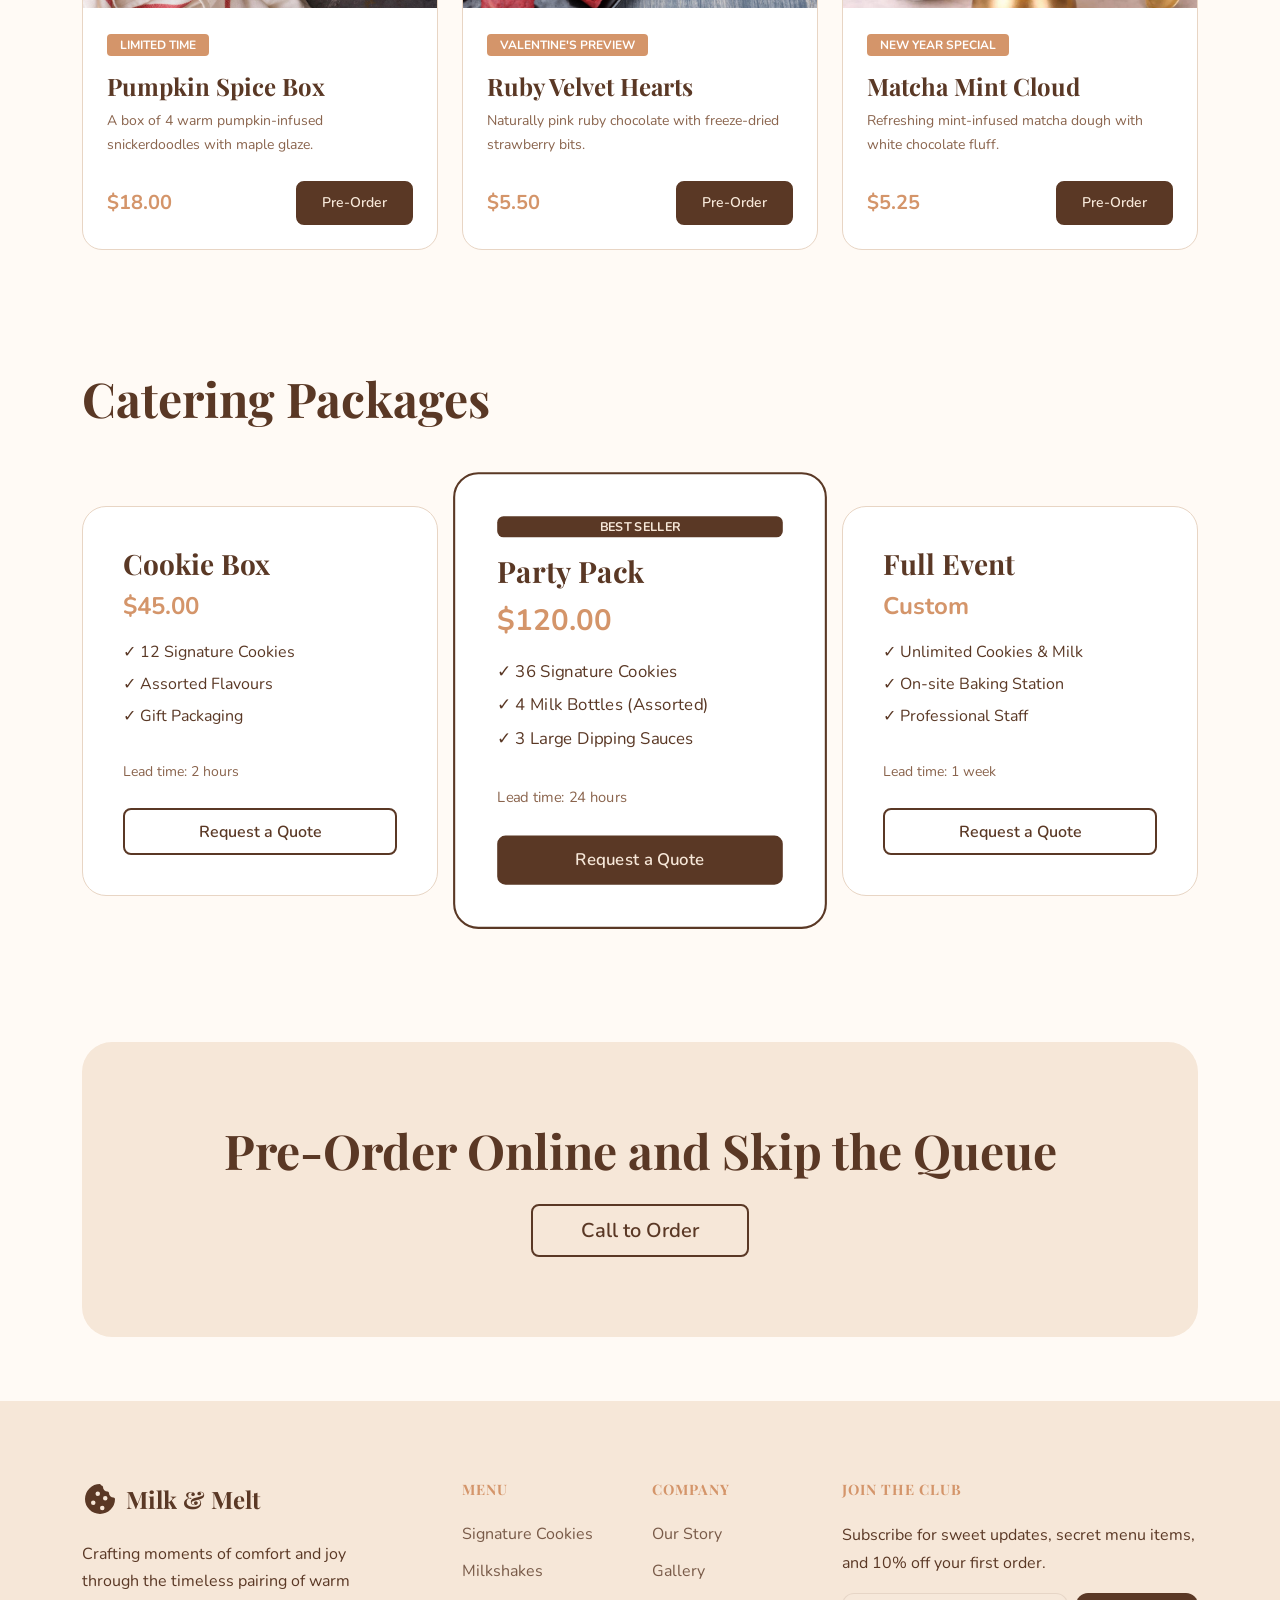
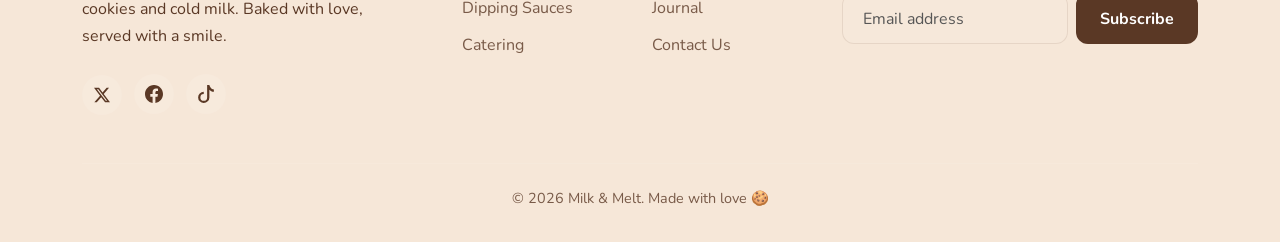
<file: menu.html>
<!DOCTYPE html>
<html lang="en" dir="ltr" data-theme="light">

<head>
  <meta charset="UTF-8">
  <meta name="viewport" content="width=device-width, initial-scale=1.0">
  <title>Full Menu | Milk & Melt</title>
  <meta name="description"
    content="Explore our full menu of artisan cookies, milk flights, and handcrafted dipping sauces. Pre-order online for pickup or delivery.">

  <link rel="icon" type="image/svg+xml"
    href="data:image/svg+xml,%3Csvg viewBox='0 0 24 24' fill='%235A3825' xmlns='http://www.w3.org/2000/svg'%3E%3Cpath d='M12 2a10 10 0 1 0 10 10 1 1 0 0 0-1-1 3 3 0 0 1-3-3 1 1 0 0 0-1-1 3 3 0 0 1-3-3 1 1 0 0 0-1-1zm-1.5 5a1.5 1.5 0 1 1 0 3 1.5 1.5 0 0 1 0-3zm-3 6a1.5 1.5 0 1 1 0 3 1.5 1.5 0 0 1 0-3zm6 3.5a1.5 1.5 0 1 1 0 3 1.5 1.5 0 0 1 0-3zm2-6.5a1.5 1.5 0 1 1 0 3 1.5 1.5 0 0 1 0-3z'/%3E%3C/svg%3E">
  <link id="bootstrap-css" href="https://cdn.jsdelivr.net/npm/bootstrap@5.3.0/dist/css/bootstrap.min.css"
    rel="stylesheet">
  <link rel="stylesheet" href="assets/css/style.css">
  <script>
    (function () {
      const savedTheme = localStorage.getItem('mcb-theme') || 'light';
      document.documentElement.setAttribute('data-theme', savedTheme);
    })();
  </script>

  <style>
    /* MENU HERO & FILTERS */
    .menu-hero {
      padding: 160px 0 60px;
      background-color: var(--mcb-bg-color);
      text-align: center;
      border-bottom: 1px solid var(--mcb-surface-border);
    }

    .filter-tabs {
      display: flex;
      justify-content: center;
      flex-wrap: wrap;
      gap: 10px;
      margin-top: 2.5rem;
    }

    .filter-btn {
      padding: 0.6rem 1.5rem;
      border-radius: 50px;
      border: 1px solid var(--mcb-surface-border);
      background: var(--mcb-surface);
      color: var(--mcb-text-color);
      font-weight: 600;
      transition: var(--mcb-transition);
      cursor: pointer;
    }

    .filter-btn:hover,
    .filter-btn.active {
      background: var(--mcb-primary);
      color: var(--mcb-secondary);
      border-color: var(--mcb-primary);
    }

    /* COOKIE MENU SECTION */
    .menu-section {
      padding: 60px 0;
      transition: opacity 0.3s ease, transform 0.3s ease;
    }

    .menu-title-wrap {
      display: flex;
      align-items: center;
      gap: 20px;
      margin-bottom: 3rem;
    }

    @media (max-width: 991px) {
      .menu-title-wrap {
        flex-direction: column;
        text-align: center;
        gap: 10px;
      }

      .menu-title-wrap .line {
        display: none;
      }
    }

    .dietary-legend {
      display: flex;
      gap: 20px;
      margin-bottom: 2rem;
      font-size: 0.85rem;
      color: var(--mcb-text-muted);
    }

    .diet-icon {
      width: 20px;
      height: 20px;
      display: inline-flex;
      align-items: center;
      justify-content: center;
      border-radius: 4px;
      font-weight: 800;
      font-size: 10px;
      margin-right: 5px;
    }

    .bg-gf {
      background: #E8D5C4;
      color: #5A3825;
    }

    .bg-v {
      background: #D1E7DD;
      color: #0F5132;
    }

    .bg-nf {
      background: #F8D7DA;
      color: #842029;
    }

    .menu-list-item {
      display: flex;
      justify-content: space-between;
      padding: 1.5rem 0;
      border-bottom: 1px solid var(--mcb-surface-border);
    }

    .item-info {
      flex-grow: 1;
    }

    .item-name {
      font-family: var(--mcb-font-heading);
      font-size: 1.25rem;
      font-weight: 700;
      margin-bottom: 0.25rem;
    }

    .item-desc {
      font-size: 0.9rem;
      color: var(--mcb-text-muted);
      margin-bottom: 0.5rem;
      max-width: 80%;
    }

    .item-meta {
      display: flex;
      align-items: center;
      gap: 1.5rem;
    }

    .item-price {
      font-weight: 800;
      color: var(--mcb-accent);
      font-size: 1.1rem;
    }

    /* FLIGHT BUILDER */
    .flight-builder-card {
      background: var(--mcb-surface);
      border: 1px solid var(--mcb-surface-border);
      border-radius: 24px;
      padding: 3rem;
    }

    .step-badge {
      display: inline-block;
      padding: 0.25rem 1rem;
      background: var(--mcb-secondary);
      color: var(--mcb-primary);
      border-radius: 50px;
      font-weight: 700;
      font-size: 0.8rem;
      margin-bottom: 1rem;
    }

    .pill-selector {
      display: flex;
      flex-wrap: wrap;
      gap: 10px;
    }

    .pill-item {
      padding: 0.75rem 1.5rem;
      border: 1px solid var(--mcb-surface-border);
      border-radius: 12px;
      cursor: pointer;
      transition: var(--mcb-transition);
      font-weight: 600;
    }

    .pill-item:hover,
    .pill-item.active {
      border-color: var(--mcb-accent);
      background: var(--mcb-secondary);
    }

    /* SAUCE CARDS */
    .sauce-card {
      background: var(--mcb-surface);
      border: 1px solid var(--mcb-surface-border);
      border-radius: 16px;
      padding: 1.5rem;
      cursor: pointer;
      transition: var(--mcb-transition);
      height: 100%;
      position: relative;
    }

    .sauce-card:hover {
      border-color: var(--mcb-accent);
      transform: translateY(-5px);
    }

    .sauce-card.active {
      border-color: var(--mcb-primary);
      background: var(--mcb-secondary);
    }

    .sauce-card.active::after {
      content: "✓";
      position: absolute;
      top: 10px;
      right: 15px;
      font-weight: bold;
      color: var(--mcb-primary);
    }

    .selection-counter {
      background: var(--mcb-primary);
      color: white;
      padding: 0.5rem 1.5rem;
      border-radius: 50px;
      font-weight: 700;
      display: inline-block;
      margin-bottom: 2rem;
    }

    /* SHAKE CARDS */
    .shake-card-simple {
      background: var(--mcb-surface);
      border: 1px solid var(--mcb-surface-border);
      transition: var(--mcb-transition);
    }

    .shake-card-simple:hover {
      transform: translateY(-5px);
      box-shadow: 0 10px 20px rgba(0, 0, 0, 0.05);
    }

    [data-theme="dark"] .shake-card-simple {
      background: #1A120B !important;
      border-color: #2D241C !important;
    }

    [data-theme="dark"] .shake-card-simple h4 {
      color: #F6E7D8 !important;
    }

    /* SEASONAL CARDS */
    .special-card {
      border-radius: 20px;
      overflow: hidden;
      border: 1px solid var(--mcb-surface-border);
      background: var(--mcb-surface);
      height: 100%;
      transition: var(--mcb-transition);
    }

    .special-card:hover {
      transform: translateY(-8px);
      box-shadow: 0 15px 30px rgba(0, 0, 0, 0.1);
    }

    .special-img {
      height: 220px;
      overflow: hidden;
    }

    .special-img img {
      width: 100%;
      height: 100%;
      object-fit: cover;
    }

    .special-badge {
      background: var(--mcb-accent);
      color: white;
      padding: 0.2rem 0.8rem;
      border-radius: 4px;
      font-size: 0.75rem;
      text-transform: uppercase;
      font-weight: bold;
    }

    /* CATERING */
    .catering-card {
      padding: 2.5rem;
      border-radius: 24px;
      background: var(--mcb-surface);
      border: 1px solid var(--mcb-surface-border);
      height: 100%;
      text-align: center;
      display: flex;
      flex-direction: column;
    }

    .catering-card .btn {
      margin-top: auto;
    }

    .catering-featured {
      border: 2px solid var(--mcb-primary);
      transform: scale(1.05);
      z-index: 2;
    }

    /* CTA BANNER */
    .preorder-banner {
      background: var(--mcb-secondary);
      padding: 5rem 0;
      border-radius: 30px;
      margin: 4rem 0;
    }

    /* Seasonal Specials Responsive Fixes */
    @media (max-width: 991px) {
      .seasonal-header-wrap {
        flex-direction: column;
        text-align: center;
        gap: 1rem;
      }

      .seasonal-header-wrap .line {
        display: none;
      }

      .seasonal-header-wrap .badge {
        margin-left: 0 !important;
      }

      .special-card {
        text-align: center;
        max-width: 500px;
        margin: 0 auto;
      }

      .special-card .d-flex {
        justify-content: center !important;
        flex-wrap: wrap;
        gap: 1rem;
      }
    }

    @media (max-width: 767px) {
      .catering-header-wrap {
        flex-direction: column;
        text-align: center;
        gap: 1rem;
      }

      .catering-header-wrap .line {
        display: none;
      }
    }
  </style>
</head>

<body>

  <!-- NAVBAR -->
  <nav class="navbar navbar-expand-custom fixed-top">
    <div class="container-fluid px-4">
      <a class="navbar-brand" href="index.html">
        <svg viewBox="0 0 24 24" xmlns="http://www.w3.org/2000/svg">
          <path
            d="M12 2a10 10 0 1 0 10 10 1 1 0 0 0-1-1 3 3 0 0 1-3-3 1 1 0 0 0-1-1 3 3 0 0 1-3-3 1 1 0 0 0-1-1zm-1.5 5a1.5 1.5 0 1 1 0 3 1.5 1.5 0 0 1 0-3zm-3 6a1.5 1.5 0 1 1 0 3 1.5 1.5 0 0 1 0-3zm6 3.5a1.5 1.5 0 1 1 0 3 1.5 1.5 0 0 1 0-3zm2-6.5a1.5 1.5 0 1 1 0 3 1.5 1.5 0 0 1 0-3z" />
        </svg>
        Milk & Melt
      </a>
      <button class="navbar-toggler" type="button" data-bs-toggle="offcanvas" data-bs-target="#mobileMenu"><span
          class="navbar-toggler-icon"></span></button>
      <div class="offcanvas offcanvas-end" tabindex="-1" id="mobileMenu">
        <div class="offcanvas-header">
          <h5 class="offcanvas-title font-heading">Menu</h5>
          <button type="button" class="btn-close" data-bs-dismiss="offcanvas"></button>
        </div>
        <div class="offcanvas-body">
          <ul class="navbar-nav mx-auto mb-2 mb-lg-0">
            <li class="nav-item mobile-only-home"><a class="nav-link" href="index.html">Home 1</a></li>
            <li class="nav-item mobile-only-home"><a class="nav-link" href="home2.html">Home 2</a></li>
            <li class="nav-item dropdown desktop-only-home">
              <a class="nav-link dropdown-toggle" href="#" id="homeDropdown" role="button" data-bs-toggle="dropdown"
                aria-expanded="false">
                Home
              </a>
              <ul class="dropdown-menu" aria-labelledby="homeDropdown">
                <li><a class="dropdown-item" href="index.html">Home 1</a></li>
                <li><a class="dropdown-item" href="home2.html">Home 2</a></li>
              </ul>
            </li>
            <li class="nav-item"><a class="nav-link" href="about.html">About</a></li>
            <li class="nav-item"><a class="nav-link active" href="menu.html">Menus</a></li>
            <li class="nav-item"><a class="nav-link" href="signature-cookies.html">Signature Cookies</a></li>
            <li class="nav-item"><a class="nav-link" href="milkshakes.html">Milkshakes</a></li>
            <li class="nav-item"><a class="nav-link" href="gallery.html">Gallery</a></li>
            <li class="nav-item"><a class="nav-link" href="contact.html">Contact</a></li>
          </ul>
          <div class="d-flex align-items-center flex-nowrap gap-2">

            <button id="rtlToggle" class="control-btn" title="Toggle RTL">

              <svg viewBox="0 0 24 24" fill="none" stroke="currentColor" stroke-width="2" stroke-linecap="round"
                stroke-linejoin="round" width="20" height="20">

                <path d="M20 8H4M4 8l4-4M4 8l4 4M4 16h16M20 16l-4-4M20 16l-4 4" />

              </svg>

            </button>
            <button id="themeToggle" class="control-btn"><svg xmlns="http://www.w3.org/2000/svg" viewBox="0 0 24 24"
                fill="currentColor" width="20" height="20">
                <path
                  d="M21.752 15.002A9.718 9.718 0 0118 15.75c-5.385 0-9.75-4.365-9.75-9.75 0-1.33.266-2.597.748-3.752A9.753 9.753 0 003 11.25C3 16.635 7.365 21 12.75 21a9.753 9.753 0 009.002-5.998z" />
              </svg></button>
            <a href="signup.html" class="btn btn-brand-outline ms-lg-2">Sign Up</a>
          </div>
        </div>
      </div>
    </div>
  </nav>

  <!-- 1. PAGE HERO -->
  <header class="about-hero hero-menu">
    <div class="container">
      <h1 class="display-3 mb-2">Our Full Menu</h1>
      <p class="lead mb-0">Explore our handcrafted selection of artisan cookies, milk flights,</p>
      <p class="lead">and signature shakes made fresh daily.</p>

    </div>
  </header>

  <!-- 2. COOKIE MENU SECTION -->
  <section id="cookiesSection" class="menu-section">
    <div class="container">
      <div class="menu-title-wrap">
        <h2 class="display-5">Signature Cookie Menu</h2>
        <div class="line"></div>
      </div>

      <div class="dietary-legend">
        <span><span class="diet-icon bg-gf">GF</span> Gluten Free</span>
        <span><span class="diet-icon bg-v">V</span> Vegan</span>
        <span><span class="diet-icon bg-nf">NF</span> Nut Free</span>
      </div>

      <div class="row g-5">
        <!-- Col 1 -->
        <div class="col-lg-6">
          <div class="menu-list-item">
            <div class="item-info">
              <div class="item-name">Classic Choco Chip <span class="diet-icon bg-nf">NF</span></div>
              <p class="item-desc">Our original recipe with brown butter and 60% dark chocolate chunks.</p>
              <div class="item-meta">
                <span class="item-price">$4.50</span>
                <button class="btn btn-sm btn-brand-outline px-3">Pre-Order</button>
              </div>
            </div>
          </div>
          <div class="menu-list-item">
            <div class="item-info">
              <div class="item-name">Double Fudge Brownie</div>
              <p class="item-desc">Rich cocoa dough stuffed with soft chocolate fudge and dark chips.</p>
              <div class="item-meta">
                <span class="item-price">$4.75</span>
                <button class="btn btn-sm btn-brand-outline px-3">Pre-Order</button>
              </div>
            </div>
          </div>
          <div class="menu-list-item">
            <div class="item-info">
              <div class="item-name">Brown Butter Toffee</div>
              <p class="item-desc">Crunchy house-made toffee bits and flaky sea salt flakes with caramel richne</p>
              <div class="item-meta">
                <span class="item-price">$5.00</span>
                <button class="btn btn-sm btn-brand-outline px-3">Pre-Order</button>
              </div>
            </div>
          </div>
          <div class="menu-list-item">
            <div class="item-info">
              <div class="item-name">Matcha White Choc <span class="diet-icon bg-gf">GF</span></div>
              <p class="item-desc">Ceremonial grade matcha dough with creamy white chocolate buttons.</p>
              <div class="item-meta">
                <span class="item-price">$5.25</span>
                <button class="btn btn-sm btn-brand-outline px-3">Pre-Order</button>
              </div>
            </div>
          </div>
          <div class="menu-list-item">
            <div class="item-info">
              <div class="item-name">Peanut Butter Crunch</div>
              <p class="item-desc">Salted peanut butter dough with roasted nut clusters.</p>
              <div class="item-meta">
                <span class="item-price">$4.75</span>
                <button class="btn btn-sm btn-brand-outline px-3">Pre-Order</button>
              </div>
            </div>
          </div>
          <div class="menu-list-item">
            <div class="item-info">
              <div class="item-name">Salted Caramel <span class="diet-icon bg-nf">NF</span></div>
              <p class="item-desc">Toffee-like dough with a molten salted caramel center and buttery richness.</p>
              <div class="item-meta">
                <span class="item-price">$5.50</span>
                <button class="btn btn-sm btn-brand-outline px-3">Pre-Order</button>
              </div>
            </div>
          </div>
        </div>
        <!-- Col 2 -->
        <div class="col-lg-6">
          <div class="menu-list-item">
            <div class="item-info">
              <div class="item-name">Lemon Zest <span class="diet-icon bg-v">V</span></div>
              <p class="item-desc">Zesty lemon-infused sugar cookie with a tart citrus glaze.</p>
              <div class="item-meta">
                <span class="item-price">$4.50</span>
                <button class="btn btn-sm btn-brand-outline px-3">Pre-Order</button>
              </div>
            </div>
          </div>
          <div class="menu-list-item">
            <div class="item-info">
              <div class="item-name">Red Velvet <span class="diet-icon bg-nf">NF</span></div>
              <p class="item-desc">Classic crimson cocoa dough with a cream cheese frosting swirl.</p>
              <div class="item-meta">
                <span class="item-price">$5.00</span>
                <button class="btn btn-sm btn-brand-outline px-3">Pre-Order</button>
              </div>
            </div>
          </div>
          <div class="menu-list-item">
            <div class="item-info">
              <div class="item-name">Oatmeal Raisin <span class="diet-icon bg-nf">NF</span></div>
              <p class="item-desc">Chewy cinnamon-spiced oats with plump vine-ripened raisins.</p>
              <div class="item-meta">
                <span class="item-price">$4.25</span>
                <button class="btn btn-sm btn-brand-outline px-3">Pre-Order</button>
              </div>
            </div>
          </div>
          <div class="menu-list-item">
            <div class="item-info">
              <div class="item-name">Coconut Macaroon <span class="diet-icon bg-gf">GF</span></div>
              <p class="item-desc">Toasted coconut flakes with a dark chocolate dipped base.</p>
              <div class="item-meta">
                <span class="item-price">$4.50</span>
                <button class="btn btn-sm btn-brand-outline px-3">Pre-Order</button>
              </div>
            </div>
          </div>
          <div class="menu-list-item">
            <div class="item-info">
              <div class="item-name">Birthday Cake <span class="diet-icon bg-nf">NF</span></div>
              <p class="item-desc">Funfetti-stuffed dough with vanilla bean sprinkles.</p>
              <div class="item-meta">
                <span class="item-price">$5.00</span>
                <button class="btn btn-sm btn-brand-outline px-3">Pre-Order</button>
              </div>
            </div>
          </div>
          <div class="menu-list-item">
            <div class="item-info">
              <div class="item-name">Seasonal Special <span class="badge bg-accent small ms-2">ASK TODAY</span></div>
              <p class="item-desc">Our monthly creative bake. Ask our staff for this month's flavour.</p>
              <div class="item-meta">
                <span class="item-price">$5.50</span>
                <button class="btn btn-sm btn-brand-outline px-3">Pre-Order</button>
              </div>
            </div>
          </div>
        </div>
      </div>
    </div>
  </section>



  <!-- 4. DIPPING SAUCE SELECTION -->
  <section id="saucesSection" class="menu-section">
    <div class="container">
      <div class="menu-title-wrap">
        <h2 class="display-5">Handcrafted Dipping Sauces</h2>
        <div class="line"></div>
      </div>

      <div class="row g-4">
        <div class="col-12 col-md-4 col-lg-4">
          <div class="sauce-card" data-name="Chocolate Ganache">
            <h5 class="mb-1">Choc Ganache</h5>
            <p class="small text-muted mb-2">Rich & dark</p>
            <span class="badge bg-nf small">NF</span>
            <div class="mt-2 fw-bold text-accent">$2.00</div>
          </div>
        </div>
        <div class="col-12 col-md-4 col-lg-4">
          <div class="sauce-card" data-name="Salted Caramel">
            <h5 class="mb-1">Salted Caramel</h5>
            <p class="small text-muted mb-2">Sweet & salty</p>
            <span class="badge bg-nf small">NF</span>
            <div class="mt-2 fw-bold text-accent">$2.00</div>
          </div>
        </div>
        <div class="col-12 col-md-4 col-lg-4">
          <div class="sauce-card" data-name="Strawberry Compote">
            <h5 class="mb-1">Strawberry</h5>
            <p class="small text-muted mb-2">Fruity & bright</p>
            <span class="badge bg-v small">V</span>
            <div class="mt-2 fw-bold text-accent">$2.50</div>
          </div>
        </div>
        <div class="col-12 col-md-4 col-lg-4">
          <div class="sauce-card" data-name="Peanut Butter">
            <h5 class="mb-1">Peanut Butter</h5>
            <p class="small text-muted mb-2">Creamy nuttiness</p>
            <span class="badge bg-gf small">GF</span>
            <div class="mt-2 fw-bold text-accent">$2.25</div>
          </div>
        </div>
        <div class="col-12 col-md-4 col-lg-4">
          <div class="sauce-card" data-name="Nutella Swirl">
            <h5 class="mb-1">Nutella Swirl</h5>
            <p class="small text-muted mb-2">Hazelnut bliss</p>
            <span class="badge bg-gf small">GF</span>
            <div class="mt-2 fw-bold text-accent">$2.50</div>
          </div>
        </div>
        <div class="col-12 col-md-4 col-lg-4">
          <div class="sauce-card" data-name="White Chocolate">
            <h5 class="mb-1">White Choc</h5>
            <p class="small text-muted mb-2">Smooth cream</p>
            <span class="badge bg-nf small">NF</span>
            <div class="mt-2 fw-bold text-accent">$2.25</div>
          </div>
        </div>
      </div>
    </div>
  </section>

  <!-- 5. MILKSHAKES MENU -->
  <section id="shakesSection" class="menu-section">
    <div class="container">
      <div class="menu-title-wrap">
        <h2 class="display-5">Signature Milkshakes</h2>
        <div class="line"></div>
      </div>

      <div class="row g-4 justify-content-center">
        <!-- Shake 1 -->
        <div class="col-lg-4 col-md-6">
          <div class="shake-card-simple p-4 rounded-4 h-100">
            <h4 class="font-heading mb-2">Classic Chocolate</h4>
            <p class="text-muted small">Belgian dark chocolate, whole milk, whipped cream.</p>
            <div class="d-flex justify-content-between align-items-center mt-3">
              <span class="fw-bold text-accent">$7.50</span>
              <button class="btn btn-brand-outline btn-sm">Add to Pre-Order</button>
            </div>
          </div>
        </div>
        <!-- Shake 2 -->
        <div class="col-lg-4 col-md-6">
          <div class="shake-card-simple p-4 rounded-4 h-100">
            <h4 class="font-heading mb-2">Vanilla Bean Dream</h4>
            <p class="text-muted small">Madagascar vanilla, oat milk option available.</p>
            <div class="d-flex justify-content-between align-items-center mt-3">
              <span class="fw-bold text-accent">$7.50</span>
              <button class="btn btn-brand-outline btn-sm">Add to Pre-Order</button>
            </div>
          </div>
        </div>
        <!-- Shake 3 -->
        <div class="col-lg-4 col-md-6">
          <div class="shake-card-simple p-4 rounded-4 h-100">
            <h4 class="font-heading mb-2">Strawberry Swirl</h4>
            <p class="text-muted small">Fresh strawberries, cream, strawberry compote.</p>
            <div class="d-flex justify-content-between align-items-center mt-3">
              <span class="fw-bold text-accent">$8.00</span>
              <button class="btn btn-brand-outline btn-sm">Add to Pre-Order</button>
            </div>
          </div>
        </div>
      </div>
    </div>
  </section>

  <!-- 5. SEASONAL SPECIALS -->
  <section id="seasonalSection" class="menu-section bg-warm">
    <div class="container">
      <div class="menu-title-wrap seasonal-header-wrap">
        <h2 class="display-5">Today's Seasonal Specials</h2>
        <span class="badge bg-primary ms-3 px-3 py-2 rounded-pill">REFRESHED MONTHLY</span>
        <div class="line"></div>
      </div>

      <div class="row g-4">
        <div class="col-12 col-md-12 col-lg-4">
          <div class="special-card">
            <div class="special-img">
              <img src="assets/images/special1.jpg" alt="Pumpkin Spice Box">
            </div>
            <div class="p-4">
              <span class="special-badge">Limited Time</span>
              <h4 class="mt-3">Pumpkin Spice Box</h4>
              <p class="text-muted small">A box of 4 warm pumpkin-infused snickerdoodles with maple glaze.</p>
              <div class="d-flex justify-content-between align-items-center mt-4">
                <span class="fw-bold fs-5 text-accent">$18.00</span>
                <button class="btn btn-brand-primary btn-sm">Pre-Order</button>
              </div>
            </div>
          </div>
        </div>
        <div class="col-12 col-md-12 col-lg-4">
          <div class="special-card">
            <div class="special-img">
              <img src="assets/images/special2.jpg" alt="Ruby Velvet Hearts">
            </div>
            <div class="p-4">
              <span class="special-badge">Valentine's Preview</span>
              <h4 class="mt-3">Ruby Velvet Hearts</h4>
              <p class="text-muted small">Naturally pink ruby chocolate with freeze-dried strawberry bits.</p>
              <div class="d-flex justify-content-between align-items-center mt-4">
                <span class="fw-bold fs-5 text-accent">$5.50</span>
                <button class="btn btn-brand-primary btn-sm">Pre-Order</button>
              </div>
            </div>
          </div>
        </div>
        <div class="col-12 col-md-12 col-lg-4">
          <div class="special-card">
            <div class="special-img">
              <img src="assets/images/special3.jpg" alt="Matcha Mint Cloud">
            </div>
            <div class="p-4">
              <span class="special-badge">New Year Special</span>
              <h4 class="mt-3">Matcha Mint Cloud</h4>
              <p class="text-muted small">Refreshing mint-infused matcha dough with white chocolate fluff.</p>
              <div class="d-flex justify-content-between align-items-center mt-4">
                <span class="fw-bold fs-5 text-accent">$5.25</span>
                <button class="btn btn-brand-primary btn-sm">Pre-Order</button>
              </div>
            </div>
          </div>
        </div>
      </div>
    </div>
  </section>

  <!-- 6. CATERING PACKAGES -->
  <section id="cateringSection" class="menu-section">
    <div class="container">
      <div class="menu-title-wrap catering-header-wrap">
        <h2 class="display-5">Catering Packages</h2>
        <div class="line"></div>
      </div>

      <div class="row g-4 align-items-center">
        <div class="col-12 col-md-12 col-lg-4">
          <div class="catering-card text-center text-lg-start">
            <h3 class="font-heading">Cookie Box</h3>
            <div class="text-accent fw-bold fs-4 mb-3">$45.00</div>
            <ul class="list-unstyled mb-4">
              <li class="mb-2">✓ 12 Signature Cookies</li>
              <li class="mb-2">✓ Assorted Flavours</li>
              <li class="mb-2">✓ Gift Packaging</li>
            </ul>
            <p class="small text-muted mb-4">Lead time: 2 hours</p>
            <button class="btn btn-brand-outline w-100">Request a Quote</button>
          </div>
        </div>
        <div class="col-12 col-md-12 col-lg-4">
          <div class="catering-card catering-featured text-center text-lg-start">
            <div class="badge bg-primary mb-3">BEST SELLER</div>
            <h3 class="font-heading">Party Pack</h3>
            <div class="text-accent fw-bold fs-3 mb-3">$120.00</div>
            <ul class="list-unstyled mb-4">
              <li class="mb-2">✓ 36 Signature Cookies</li>
              <li class="mb-2">✓ 4 Milk Bottles (Assorted)</li>
              <li class="mb-2">✓ 3 Large Dipping Sauces</li>
            </ul>
            <p class="small text-muted mb-4">Lead time: 24 hours</p>
            <button class="btn btn-brand-primary w-100">Request a Quote</button>
          </div>
        </div>
        <div class="col-12 col-md-12 col-lg-4">
          <div class="catering-card text-center text-lg-start">
            <h3 class="font-heading">Full Event</h3>
            <div class="text-accent fw-bold fs-4 mb-3">Custom</div>
            <ul class="list-unstyled mb-4">
              <li class="mb-2">✓ Unlimited Cookies & Milk</li>
              <li class="mb-2">✓ On-site Baking Station</li>
              <li class="mb-2">✓ Professional Staff</li>
            </ul>
            <p class="small text-muted mb-4">Lead time: 1 week</p>
            <button class="btn btn-brand-outline w-100">Request a Quote</button>
          </div>
        </div>
      </div>
    </div>
  </section>

  <!-- 7. PRE-ORDER CTA BANNER -->
  <div class="container mb-5">
    <div class="preorder-banner text-center">
      <h2 class="display-5 mb-4">Pre-Order Online and Skip the Queue</h2>
      <div class="d-flex justify-content-center gap-3 flex-wrap">
        <a href="contact.html" class="btn btn-brand-outline btn-lg px-5">Call to Order</a>
      </div>
    </div>
  </div>

  <footer class="site-footer mt-0">
    <div class="container">
      <div class="row gy-4">
        <!-- Brand -->
        <div class="col-12 col-md-6 col-lg-6 col-xl-4 pe-lg-5">
          <a href="index.html" class="footer-brand">
            <svg viewBox="0 0 24 24" xmlns="http://www.w3.org/2000/svg">
              <path
                d="M12 2a10 10 0 1 0 10 10 1 1 0 0 0-1-1 3 3 0 0 1-3-3 1 1 0 0 0-1-1 3 3 0 0 1-3-3 1 1 0 0 0-1-1zm-1.5 5a1.5 1.5 0 1 1 0 3 1.5 1.5 0 0 1 0-3zm-3 6a1.5 1.5 0 1 1 0 3 1.5 1.5 0 0 1 0-3zm6 3.5a1.5 1.5 0 1 1 0 3 1.5 1.5 0 0 1 0-3zm2-6.5a1.5 1.5 0 1 1 0 3 1.5 1.5 0 0 1 0-3z" />
            </svg>
            Milk & Melt
          </a>
          <p class="mb-4">Crafting moments of comfort and joy through the timeless pairing of warm cookies and cold
            milk. Baked with love, served with a smile.</p>
          <div class="social-icons">
            <a href="#" aria-label="X"><svg xmlns="http://www.w3.org/2000/svg" width="16" height="16"
                fill="currentColor" viewBox="0 0 16 16">
                <path
                  d="M12.6.75h2.454l-5.36 6.142L16 15.25h-4.937l-3.867-5.07-4.425 5.07H.316l5.733-6.57L0 .75h5.063l3.495 4.633L12.6.75zm-.86 13.028h1.36L4.323 2.145H2.865l8.875 11.633z" />
              </svg></a>
            <a href="#" aria-label="Facebook"><svg xmlns="http://www.w3.org/2000/svg" width="18" height="18"
                fill="currentColor" class="bi bi-facebook" viewBox="0 0 16 16">
                <path
                  d="M16 8.049c0-4.446-3.582-8.05-8-8.05C3.58 0-.002 3.603-.002 8.05c0 4.017 2.926 7.347 6.75 7.951v-5.625h-2.03V8.05H6.75V6.275c0-2.017 1.195-3.131 3.022-3.131.876 0 1.791.157 1.791.157v1.98h-1.009c-.993 0-1.303.621-1.303 1.258v1.51h2.218l-.354 2.326H9.25V16c3.824-.604 6.75-3.934 6.75-7.951z" />
              </svg></a>
            <a href="#" aria-label="TikTok"><svg xmlns="http://www.w3.org/2000/svg" width="18" height="18"
                fill="currentColor" class="bi bi-tiktok" viewBox="0 0 16 16">
                <path
                  d="M9 0h1.98c.144.715.54 1.617 1.235 2.512C12.895 3.389 13.797 4 15 4v2c-1.753 0-3.07-.814-4-1.829V11a5 5 0 1 1-5-5v2a3 3 0 1 0 3 3V0Z" />
              </svg></a>
          </div>
        </div>
        <!-- Menu -->
        <div class="col-12 col-md-6 col-lg-6 col-xl-2">
          <h5>Menu</h5>
          <ul>
            <li><a href="signature-cookies.html">Signature Cookies</a></li>
            <li><a href="milkshakes.html">Milkshakes</a></li>
            <li><a href="menu.html">Dipping Sauces</a></li>
            <li><a href="pricing.html">Catering</a></li>
          </ul>
        </div>
        <!-- Company -->
        <div class="col-12 col-md-6 col-lg-6 col-xl-2">
          <h5>Company</h5>
          <ul>
            <li><a href="about.html">Our Story</a></li>
            <li><a href="gallery.html">Gallery</a></li>
            <li><a href="blog.html">Journal</a></li>
            <li><a href="contact.html">Contact Us</a></li>
          </ul>
        </div>
        <!-- Newsletter -->
        <div class="col-12 col-md-6 col-lg-6 col-xl-4">
          <h5>Join the Club</h5>
          <p>Subscribe for sweet updates, secret menu items, and 10% off your first order.</p>
          <form class="newsletter-form d-flex gap-2 mt-3">
            <input type="email" class="form-control" placeholder="Email address" required>
            <button type="submit" class="btn">Subscribe</button>
          </form>
        </div>
      </div>
      <div class="footer-bottom">
        &copy; 2026 Milk & Melt. Made with love 🍪
      </div>
    </div>
  </footer>

  <button id="backToTop" aria-label="Back to top">
    <svg xmlns="http://www.w3.org/2000/svg" width="20" height="20" fill="currentColor" class="bi bi-arrow-up"
      viewBox="0 0 16 16">
      <path fill-rule="evenodd"
        d="M8 15a.5.5 0 0 0 .5-.5V2.707l3.146 3.147a.5.5 0 0 0 .708-.708l-4-4a.5.5 0 0 0-.708 0l-4 4a.5.5 0 1 0 .708.708L7.5 2.707V14.5a.5.5 0 0 0 .5.5z" />
    </svg>
  </button>

  <script src="https://cdn.jsdelivr.net/npm/bootstrap@5.3.0/dist/js/bootstrap.bundle.min.js"></script>
  <script src="assets/js/main.js"></script>

  <script>
    document.addEventListener('DOMContentLoaded', () => {
      // 1. FILTER LOGIC
      const filterBtns = document.querySelectorAll('.filter-btn');
      const sections = {
        all: null,
        cookies: document.getElementById('cookiesSection'),
        shakes: document.getElementById('shakesSection'),
        flights: document.getElementById('flightsSection'),
        sauces: document.getElementById('saucesSection'),
        seasonal: document.getElementById('seasonalSection'),
        catering: document.getElementById('cateringSection')
      };

      filterBtns.forEach(btn => {
        btn.addEventListener('click', () => {
          const filter = btn.getAttribute('data-filter');

          // Update button state
          filterBtns.forEach(b => b.classList.remove('active'));
          btn.classList.add('active');

          // Show/Hide sections
          Object.keys(sections).forEach(key => {
            if (key === 'all') return;
            if (filter === 'all' || filter === key) {
              sections[key].classList.remove('section-hidden');
            } else {
              sections[key].classList.add('section-hidden');
            }
          });

          // Scroll to top of content if not 'all'
          if (filter !== 'all') {
            window.scrollTo({
              top: sections[filter].offsetTop - 100,
              behavior: 'smooth'
            });
          }
        });
      });

      // 2. MILK BASE SELECTOR
      const milkItems = document.querySelectorAll('#milkBaseSelector .pill-item');
      milkItems.forEach(item => {
        item.addEventListener('click', () => {
          milkItems.forEach(i => i.classList.remove('active'));
          item.classList.add('active');
        });
      });

      // 3. SAUCE SELECTION COUNTER
      const sauceCards = document.querySelectorAll('.sauce-card');
      const counterEl = document.getElementById('sauceCounter');
      let selectedSauces = 0;

      sauceCards.forEach(card => {
        card.addEventListener('click', () => {
          if (card.classList.contains('active')) {
            card.classList.remove('active');
            selectedSauces--;
          } else {
            if (selectedSauces < 3) {
              card.classList.add('active');
              selectedSauces++;
            } else {
              alert('You can only select up to 3 sauces for your flight!');
            }
          }
          counterEl.innerText = `${selectedSauces} of 3 selected`;
        });
      });

      // 4. PRE-ORDER BUTTON FEEDBACK
      const preOrderBtns = document.querySelectorAll('.btn-brand-outline, .btn-brand-primary');
      preOrderBtns.forEach(btn => {
        if (btn.innerText.includes('Pre-Order') || btn.innerText.includes('Add')) {
          btn.addEventListener('click', (e) => {
            if (btn.classList.contains('btn-lg')) return; // handled by catering or flight
            e.stopPropagation();
            const originalText = btn.innerText;
            btn.innerText = 'Added! ✓';
            btn.classList.add('bg-success', 'text-white', 'border-success');
            setTimeout(() => {
              btn.innerText = originalText;
              btn.classList.remove('bg-success', 'text-white', 'border-success');
            }, 1500);
          });
        }
      });
    });
  </script>
</body>

</html>
</file>
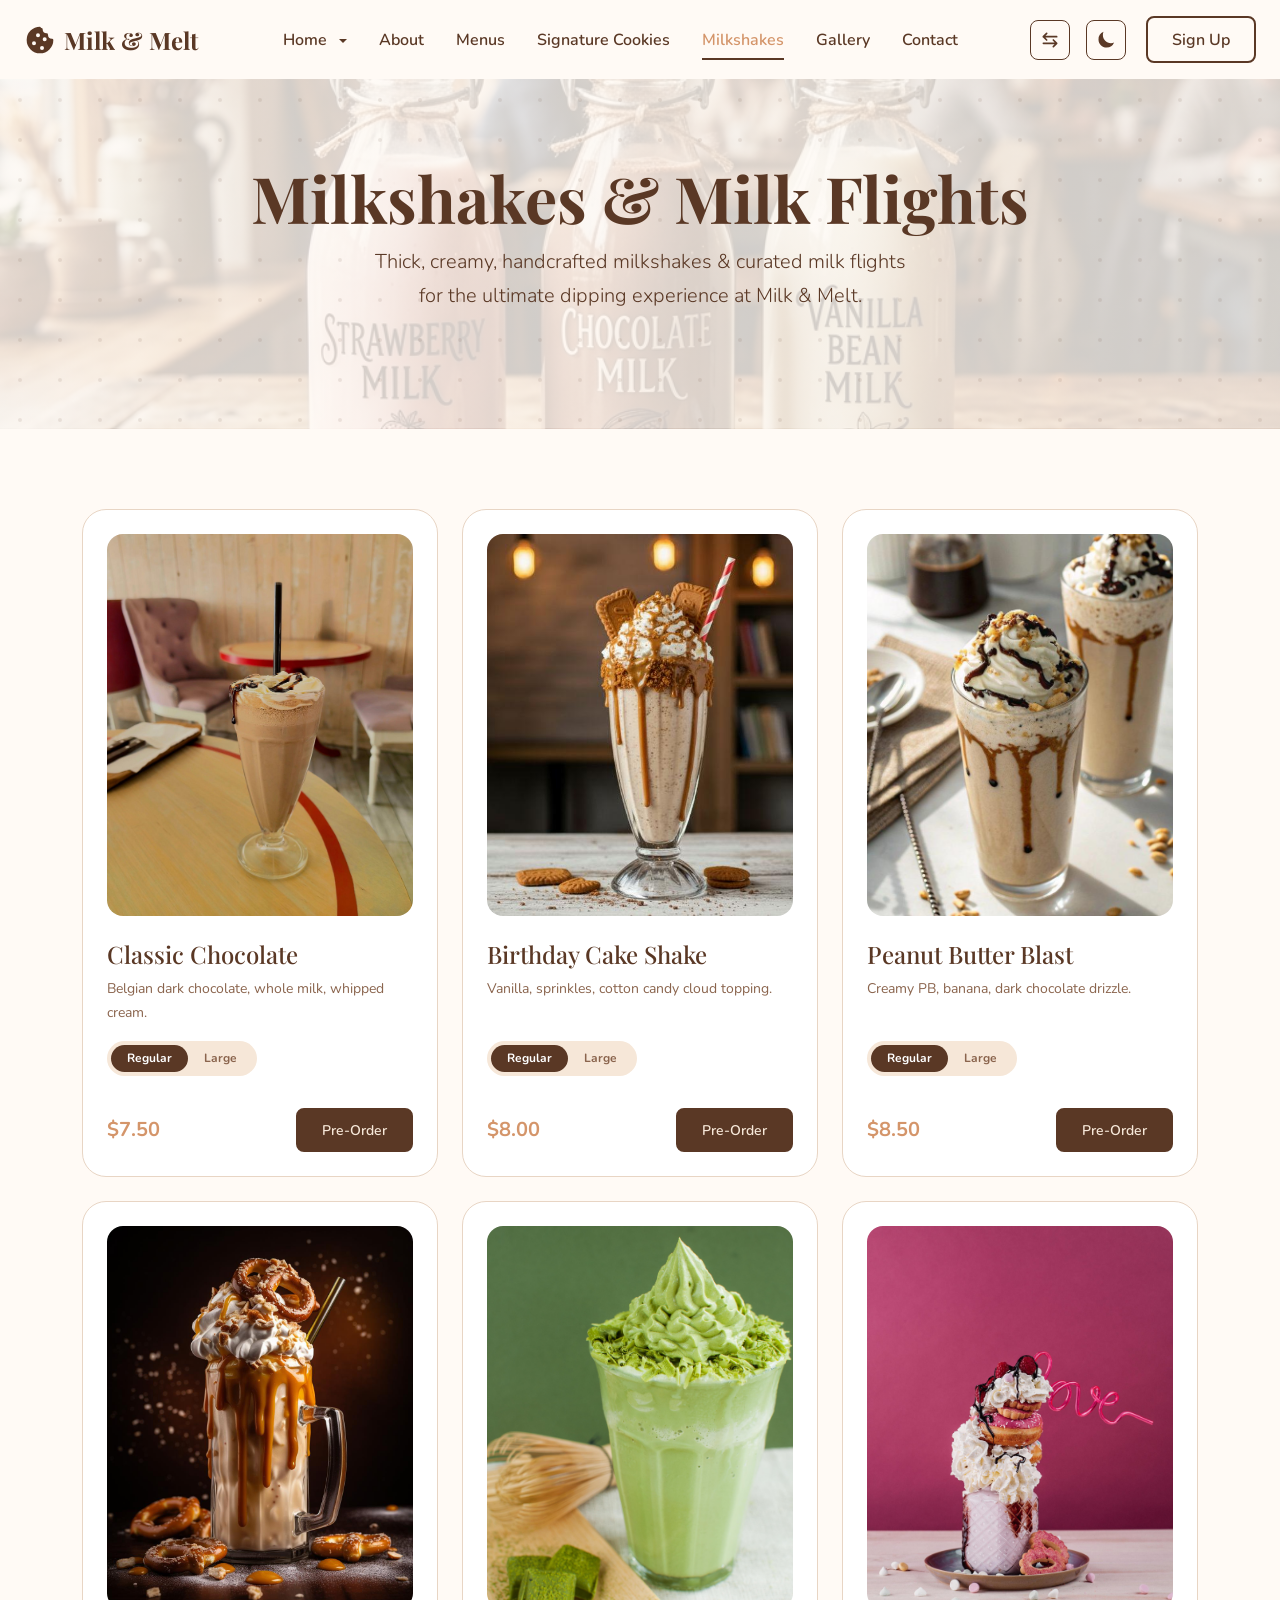
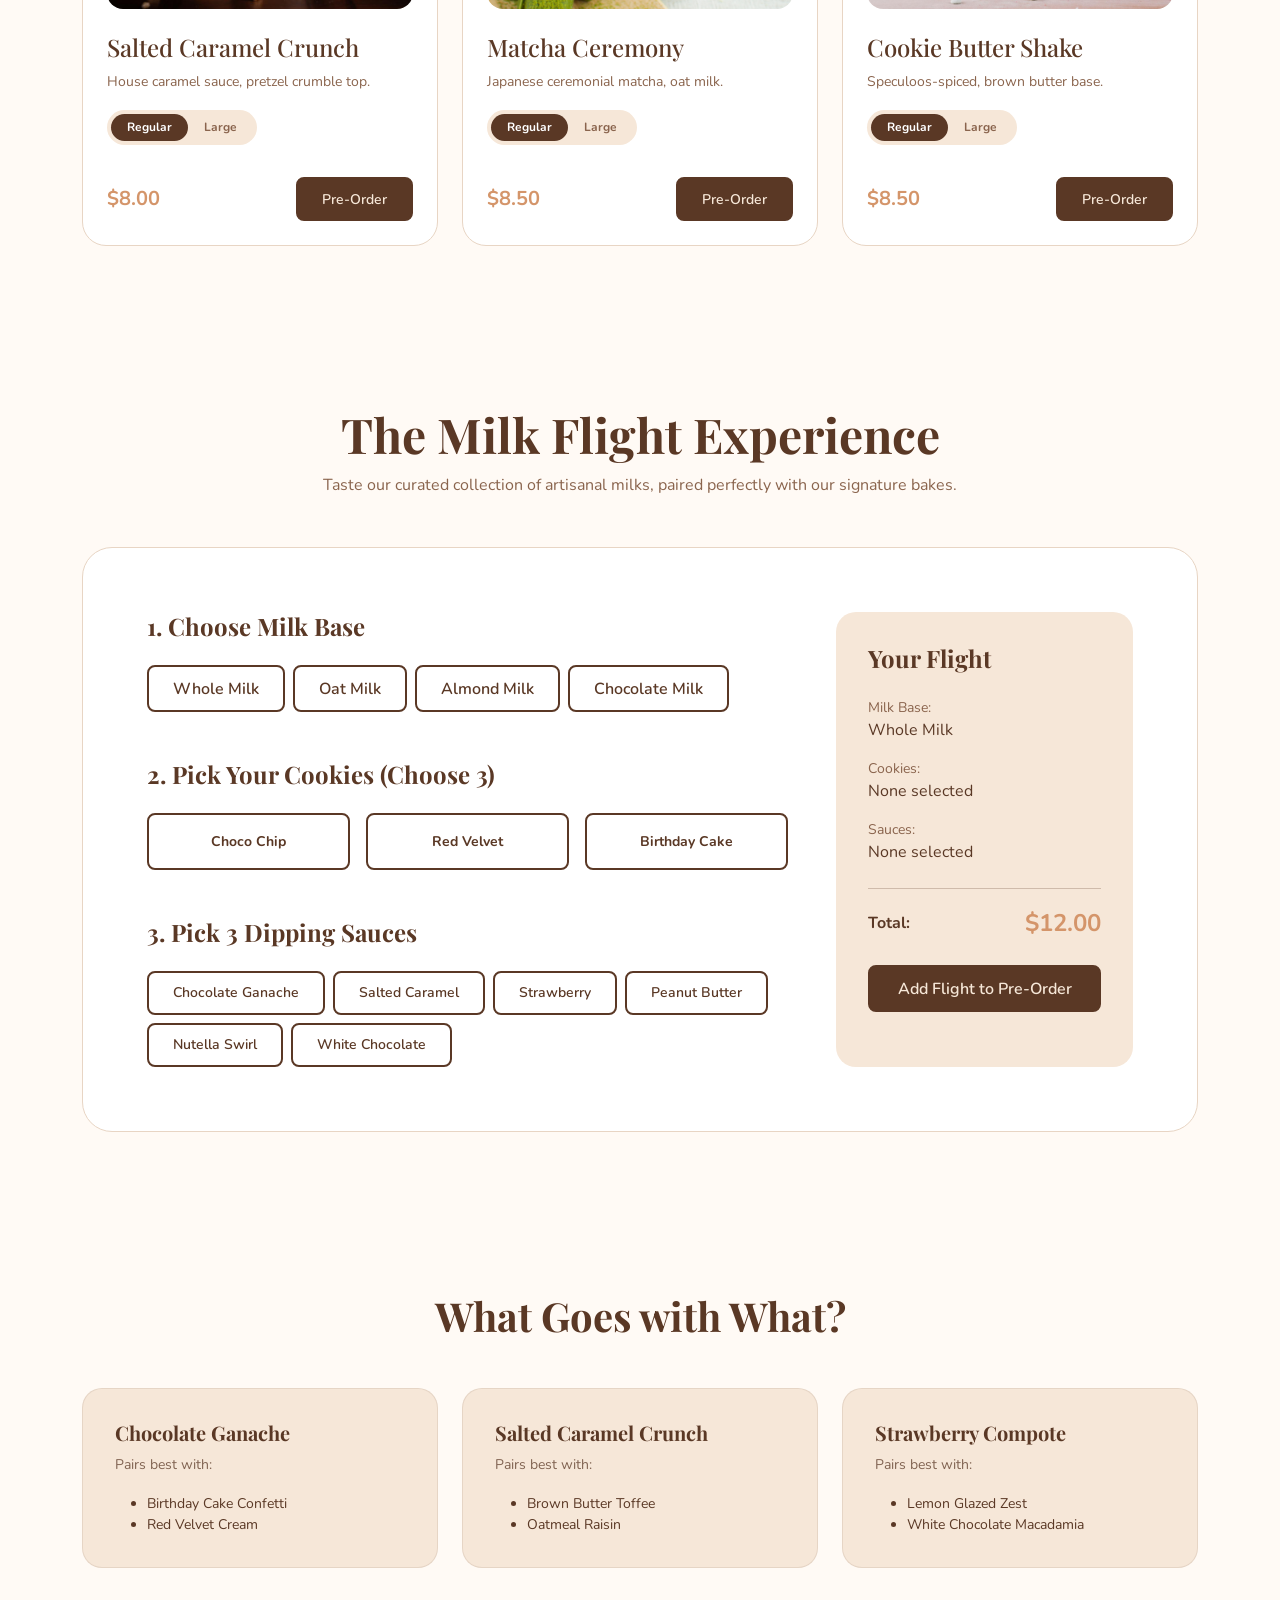
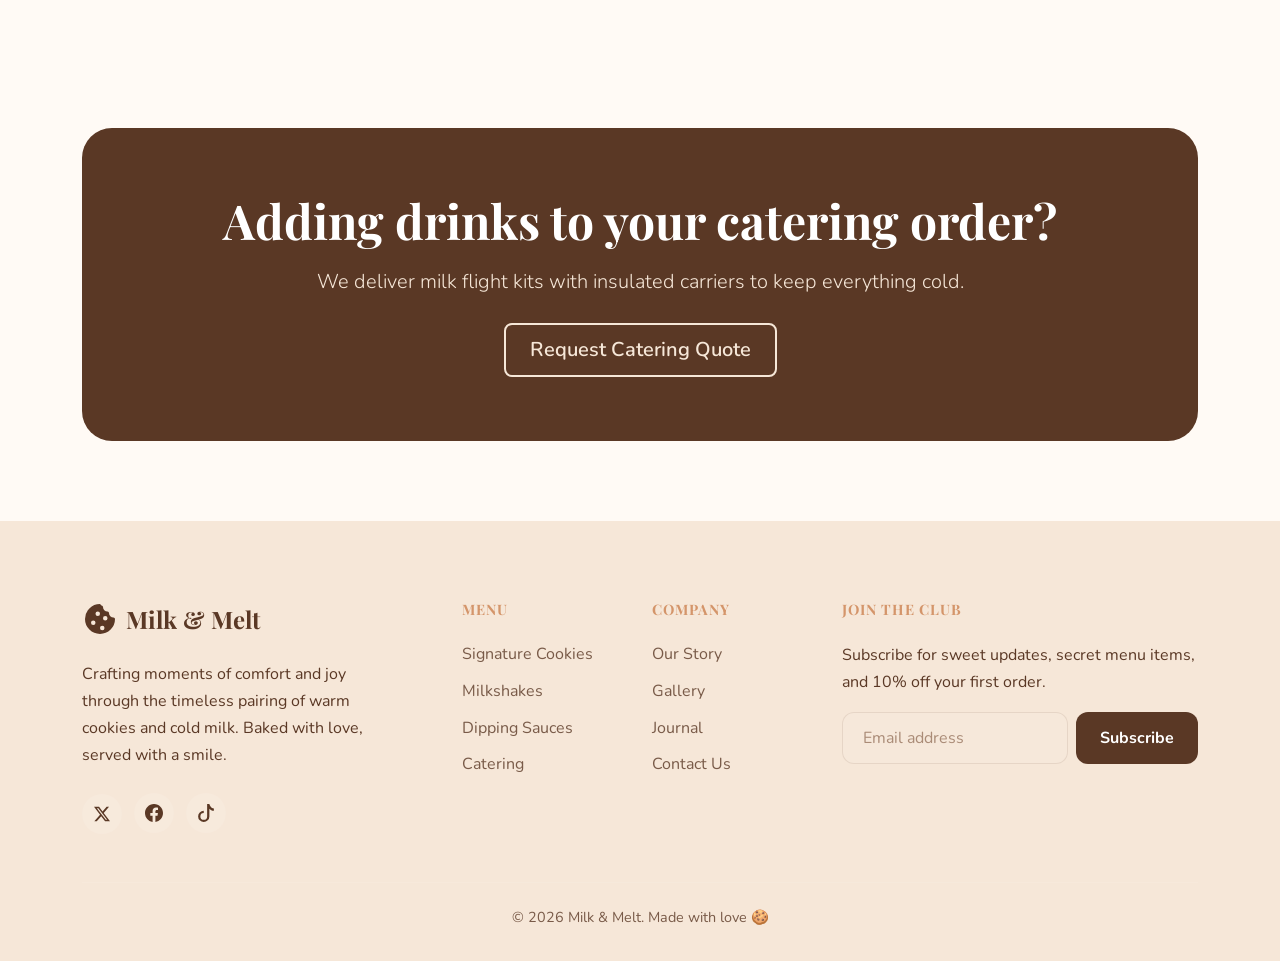
<file: milkshakes.html>
<!DOCTYPE html>
<html lang="en" dir="ltr" data-theme="light">

<head>
  <meta charset="UTF-8">
  <meta name="viewport" content="width=device-width, initial-scale=1.0">
  <title>Milkshakes & Flights | Milk & Melt</title>
  <meta name="description"
    content="Indulge in our thick handcrafted milkshakes and custom milk flights. The perfect companions for our signature cookies.">

  <link rel="icon" type="image/svg+xml"
    href="data:image/svg+xml,%3Csvg viewBox='0 0 24 24' fill='%235A3825' xmlns='http://www.w3.org/2000/svg'%3E%3Cpath d='M12 2a10 10 0 1 0 10 10 1 1 0 0 0-1-1 3 3 0 0 1-3-3 1 1 0 0 0-1-1 3 3 0 0 1-3-3 1 1 0 0 0-1-1zm-1.5 5a1.5 1.5 0 1 1 0 3 1.5 1.5 0 0 1 0-3zm-3 6a1.5 1.5 0 1 1 0 3 1.5 1.5 0 0 1 0-3zm6 3.5a1.5 1.5 0 1 1 0 3 1.5 1.5 0 0 1 0-3zm2-6.5a1.5 1.5 0 1 1 0 3 1.5 1.5 0 0 1 0-3z'/%3E%3C/svg%3E">
  <link id="bootstrap-css" href="https://cdn.jsdelivr.net/npm/bootstrap@5.3.0/dist/css/bootstrap.min.css"
    rel="stylesheet">
  <link rel="stylesheet" href="assets/css/style.css">
  <script>
    (function () {
      const savedTheme = localStorage.getItem('mcb-theme') || 'light';
      document.documentElement.setAttribute('data-theme', savedTheme);
    })();
  </script>

  <style>
    .droplet {
      position: absolute;
      background: rgba(255, 255, 255, 0.4);
      border-radius: 50%;
      pointer-events: none;
      animation: float 8s infinite ease-in-out;
    }

    @keyframes float {

      0%,
      100% {
        transform: translateY(0) translateX(0);
      }

      50% {
        transform: translateY(-40px) translateX(20px);
      }
    }

    /* MILKSHAKE CARDS */
    .shake-card {
      background: var(--mcb-surface);
      border: 1px solid var(--mcb-surface-border);
      border-radius: 24px;
      padding: 1.5rem;
      height: 100%;
      display: flex;
      flex-direction: column;
      transition: var(--mcb-transition);
    }

    .shake-card:hover {
      transform: translateY(-8px);
      box-shadow: 0 15px 30px rgba(0, 0, 0, 0.08);
    }

    .shake-img-wrap {
      width: 100%;
      aspect-ratio: 0.8;
      border-radius: 16px;
      margin-bottom: 1.5rem;
      background: linear-gradient(135deg, var(--mcb-secondary), var(--mcb-surface-border));
      overflow: hidden;
    }

    /* SIZE TOGGLE */
    .size-toggle-wrap {
      display: flex;
      background: var(--mcb-secondary);
      padding: 4px;
      border-radius: 50px;
      margin-bottom: 1rem;
      width: fit-content;
    }

    .size-btn {
      padding: 0.3rem 1rem;
      border: none;
      background: transparent;
      border-radius: 50px;
      font-size: 0.75rem;
      font-weight: 700;
      color: var(--mcb-text-muted);
      cursor: pointer;
      transition: 0.2s;
    }

    .size-btn.active {
      background: var(--mcb-primary);
      color: white;
    }

    /* FLIGHT BUILDER */
    .flight-experience {
      background: var(--mcb-surface);
      border: 1px solid var(--mcb-surface-border);
      border-radius: 30px;
      padding: 4rem;
      margin-top: 3rem;
    }

    .summary-sidebar {
      background: var(--mcb-secondary);
      border-radius: 20px;
      padding: 2rem;
      height: 100%;
      position: sticky;
      top: 100px;
    }

    /* PAIRING GUIDE */
    .pairing-card {
      background: #F6E7D8;
      /* Light warm */
      padding: 2rem;
      border-radius: 20px;
      height: 100%;
      border: 1px solid rgba(90, 56, 37, 0.1);
    }

    [data-theme="dark"] .pairing-card {
      background: #2A1810;
      /* Dark warm */
      border-color: rgba(212, 149, 106, 0.1);
    }

    /* CATERING BANNER */
    .catering-drinks-banner {
      background: var(--mcb-primary);
      color: var(--mcb-secondary);
      padding: 4rem;
      border-radius: 30px;
      margin: 5rem 0;
      text-align: center;
    }

    .cookie-tile {
      border: 2px solid var(--mcb-text-color);
      border-radius: 8px;
      transition: var(--mcb-transition);
    }

    .cookie-tile:hover {
      border-color: var(--mcb-accent);
      background: var(--mcb-secondary);
    }

    .cookie-tile.active {
      border-color: var(--mcb-primary) !important;
      background: var(--mcb-primary);
      color: #fff;
    }

    /* Dark Mode Overrides for Milkshakes */
    [data-theme="dark"] .size-toggle-wrap {
      background: rgba(255, 255, 255, 0.1);
    }

    [data-theme="dark"] .size-btn {
      color: rgba(246, 231, 216, 0.6);
    }

    [data-theme="dark"] .size-btn.active {
      background: var(--mcb-accent);
      color: #1C110A;
    }

    [data-theme="dark"] .catering-drinks-banner {
      background: var(--mcb-surface-border);
      color: var(--mcb-text-color);
    }

    [data-theme="dark"] .catering-drinks-banner h2,
    [data-theme="dark"] .catering-drinks-banner p {
      color: var(--mcb-text-color) !important;
    }

    .catering-drinks-banner .btn-brand-outline {
      border-color: var(--mcb-secondary) !important;
      color: var(--mcb-secondary) !important;
    }

    .catering-drinks-banner .btn-brand-outline:hover {
      background: var(--mcb-secondary) !important;
      color: var(--mcb-primary) !important;
    }

    [data-theme="dark"] .catering-drinks-banner .btn-brand-outline {
      border-color: var(--mcb-accent) !important;
      color: var(--mcb-accent) !important;
    }

    [data-theme="dark"] .catering-drinks-banner .btn-brand-outline:hover {
      background: var(--mcb-accent) !important;
      color: var(--mcb-bg-color) !important;
    }

    .form-control::placeholder {
      color: var(--mcb-text-muted);
      opacity: 0.7;
    }

    [data-theme="dark"] .form-control::placeholder {
      color: rgba(246, 231, 216, 0.5);
    }

    @media (max-width: 1200px) {
      .flight-experience {
        padding: 2.5rem;
      }
    }

    @media (max-width: 768px) {
      .flight-experience {
        padding: 1.5rem;
      }

      .flight-experience .btn-brand-outline {
        width: 100% !important;
        margin-bottom: 0.5rem;
        padding: 0.75rem 1rem !important;
        font-size: 0.9rem !important;
      }

      .cookie-tile {
        border: 2px solid var(--mcb-text-color) !important;
      }
    }
  </style>
</head>

<body>

  <!-- NAVBAR -->
  <nav class="navbar navbar-expand-custom fixed-top">
    <div class="container-fluid px-4">
      <a class="navbar-brand" href="index.html">
        <svg viewBox="0 0 24 24" xmlns="http://www.w3.org/2000/svg">
          <path
            d="M12 2a10 10 0 1 0 10 10 1 1 0 0 0-1-1 3 3 0 0 1-3-3 1 1 0 0 0-1-1 3 3 0 0 1-3-3 1 1 0 0 0-1-1zm-1.5 5a1.5 1.5 0 1 1 0 3 1.5 1.5 0 0 1 0-3zm-3 6a1.5 1.5 0 1 1 0 3 1.5 1.5 0 0 1 0-3zm6 3.5a1.5 1.5 0 1 1 0 3 1.5 1.5 0 0 1 0-3zm2-6.5a1.5 1.5 0 1 1 0 3 1.5 1.5 0 0 1 0-3z" />
        </svg>
        Milk & Melt
      </a>
      <button class="navbar-toggler" type="button" data-bs-toggle="offcanvas" data-bs-target="#mobileMenu"><span
          class="navbar-toggler-icon"></span></button>
      <div class="offcanvas offcanvas-end" tabindex="-1" id="mobileMenu">
        <div class="offcanvas-header">
          <h5 class="offcanvas-title font-heading">Menu</h5>
          <button type="button" class="btn-close" data-bs-dismiss="offcanvas"></button>
        </div>
        <div class="offcanvas-body">
          <ul class="navbar-nav mx-auto mb-2 mb-lg-0">
            <li class="nav-item mobile-only-home"><a class="nav-link" href="index.html">Home 1</a></li>
            <li class="nav-item mobile-only-home"><a class="nav-link" href="home2.html">Home 2</a></li>
            <li class="nav-item dropdown desktop-only-home">
              <a class="nav-link dropdown-toggle" href="#" id="homeDropdown" role="button" data-bs-toggle="dropdown"
                aria-expanded="false">
                Home
              </a>
              <ul class="dropdown-menu" aria-labelledby="homeDropdown">
                <li><a class="dropdown-item" href="index.html">Home 1</a></li>
                <li><a class="dropdown-item" href="home2.html">Home 2</a></li>
              </ul>
            </li>
            <li class="nav-item"><a class="nav-link" href="about.html">About</a></li>
            <li class="nav-item"><a class="nav-link" href="menu.html">Menus</a></li>
            <li class="nav-item"><a class="nav-link" href="signature-cookies.html">Signature Cookies</a></li>
            <li class="nav-item"><a class="nav-link active" href="milkshakes.html">Milkshakes</a></li>
            <li class="nav-item"><a class="nav-link" href="gallery.html">Gallery</a></li>
            <li class="nav-item"><a class="nav-link" href="contact.html">Contact</a></li>
          </ul>
          <div class="d-flex align-items-center flex-nowrap gap-2">
            
            <button id="rtlToggle" class="control-btn" title="Toggle RTL">

                          <svg viewBox="0 0 24 24" fill="none" stroke="currentColor" stroke-width="2" stroke-linecap="round" stroke-linejoin="round" width="20" height="20">

                            <path d="M20 8H4M4 8l4-4M4 8l4 4M4 16h16M20 16l-4-4M20 16l-4 4" />

                          </svg>

                        </button>
            <button id="themeToggle" class="control-btn"><svg xmlns="http://www.w3.org/2000/svg" viewBox="0 0 24 24"
                fill="currentColor" width="20" height="20">
                <path
                  d="M21.752 15.002A9.718 9.718 0 0118 15.75c-5.385 0-9.75-4.365-9.75-9.75 0-1.33.266-2.597.748-3.752A9.753 9.753 0 003 11.25C3 16.635 7.365 21 12.75 21a9.753 9.753 0 009.002-5.998z" />
              </svg></button>
            <a href="signup.html" class="btn btn-brand-outline ms-lg-2">Sign Up</a>
          </div>
        </div>
      </div>
    </div>
  </nav>

  <!-- 1. PAGE HERO -->
  <header class="about-hero hero-milkshakes">
    <div class="container">
      <h1 class="display-3 mb-2">Milkshakes & Milk Flights</h1>
      <p class="lead mb-0">Thick, creamy, handcrafted milkshakes & curated milk flights</p>
      <p class="lead">for the ultimate dipping experience at Milk & Melt.</p>
    </div>
  </header>

  <!-- 2. MILKSHAKES MENU -->
  <section class="section-padding">
    <div class="container">
      <div class="row g-4">

        <!-- Shake 1: Classic Chocolate -->
        <div class="col-lg-4 col-md-6">
          <div class="shake-card">
            <div class="shake-img-wrap">
              <img src="assets/images/milkshake1.jpg" alt="Classic Chocolate" class="w-100 h-100 object-fit-cover">
            </div>
            <h3 class="font-heading h4">Classic Chocolate</h3>
            <p class="text-muted small">Belgian dark chocolate, whole milk, whipped cream.</p>
            <div class="size-toggle-wrap mt-auto">
              <button class="size-btn active" data-price-reg="7.50" data-price-large="9.50"
                data-size="reg">Regular</button>
              <button class="size-btn" data-size="large">Large</button>
            </div>
            <div class="d-flex justify-content-between align-items-center mt-3">
              <span class="fw-bold fs-5 text-accent shake-price">$7.50</span>
              <button class="btn btn-brand-primary btn-sm">Pre-Order</button>
            </div>
          </div>
        </div>

        <!-- Shake 2: Birthday Cake Shake -->
        <div class="col-lg-4 col-md-6">
          <div class="shake-card">
            <div class="shake-img-wrap">
              <img src="assets/images/milkshake4.jpg" alt="Birthday Cake Shake" class="w-100 h-100 object-fit-cover">
            </div>
            <h3 class="font-heading h4">Birthday Cake Shake</h3>
            <p class="text-muted small">Vanilla, sprinkles, cotton candy cloud topping.</p>
            <div class="size-toggle-wrap mt-auto">
              <button class="size-btn active" data-price-reg="8.00" data-price-large="10.00"
                data-size="reg">Regular</button>
              <button class="size-btn" data-size="large">Large</button>
            </div>
            <div class="d-flex justify-content-between align-items-center mt-3">
              <span class="fw-bold fs-5 text-accent shake-price">$8.00</span>
              <button class="btn btn-brand-primary btn-sm">Pre-Order</button>
            </div>
          </div>
        </div>

        <!-- Shake 3: Peanut Butter Blast -->
        <div class="col-lg-4 col-md-6">
          <div class="shake-card">
            <div class="shake-img-wrap">
              <img src="assets/images/milkshake2.jpg" alt="Peanut Butter Blast" class="w-100 h-100 object-fit-cover">
            </div>
            <h3 class="font-heading h4">Peanut Butter Blast</h3>
            <p class="text-muted small">Creamy PB, banana, dark chocolate drizzle.</p>
            <div class="size-toggle-wrap mt-auto">
              <button class="size-btn active" data-price-reg="8.50" data-price-large="10.50"
                data-size="reg">Regular</button>
              <button class="size-btn" data-size="large">Large</button>
            </div>
            <div class="d-flex justify-content-between align-items-center mt-3">
              <span class="fw-bold fs-5 text-accent shake-price">$8.50</span>
              <button class="btn btn-brand-primary btn-sm">Pre-Order</button>
            </div>
          </div>
        </div>

        <!-- Shake 4: Salted Caramel Crunch -->
        <div class="col-lg-4 col-md-6">
          <div class="shake-card">
            <div class="shake-img-wrap">
              <img src="assets/images/milkshake3.jpg" alt="Salted Caramel Crunch" class="w-100 h-100 object-fit-cover">
            </div>
            <h3 class="font-heading h4">Salted Caramel Crunch</h3>
            <p class="text-muted small">House caramel sauce, pretzel crumble top.</p>
            <div class="size-toggle-wrap mt-auto">
              <button class="size-btn active" data-price-reg="8.00" data-price-large="10.00"
                data-size="reg">Regular</button>
              <button class="size-btn" data-size="large">Large</button>
            </div>
            <div class="d-flex justify-content-between align-items-center mt-3">
              <span class="fw-bold fs-5 text-accent shake-price">$8.00</span>
              <button class="btn btn-brand-primary btn-sm">Pre-Order</button>
            </div>
          </div>
        </div>

        <!-- Shake 5: Matcha Ceremony -->
        <div class="col-lg-4 col-md-6">
          <div class="shake-card">
            <div class="shake-img-wrap">
              <img src="assets/images/milkshake5.jpg" alt="Matcha Ceremony" class="w-100 h-100 object-fit-cover">
            </div>
            <h3 class="font-heading h4">Matcha Ceremony</h3>
            <p class="text-muted small">Japanese ceremonial matcha, oat milk.</p>
            <div class="size-toggle-wrap mt-auto">
              <button class="size-btn active" data-price-reg="8.50" data-price-large="10.50"
                data-size="reg">Regular</button>
              <button class="size-btn" data-size="large">Large</button>
            </div>
            <div class="d-flex justify-content-between align-items-center mt-3">
              <span class="fw-bold fs-5 text-accent shake-price">$8.50</span>
              <button class="btn btn-brand-primary btn-sm">Pre-Order</button>
            </div>
          </div>
        </div>

        <!-- Shake 6: Cookie Butter Shake -->
        <div class="col-lg-4 col-md-6">
          <div class="shake-card">
            <div class="shake-img-wrap">
              <img src="assets/images/milkshake6.jpg" alt="Cookie Butter Shake" class="w-100 h-100 object-fit-cover">
            </div>
            <h3 class="font-heading h4">Cookie Butter Shake</h3>
            <p class="text-muted small">Speculoos-spiced, brown butter base.</p>
            <div class="size-toggle-wrap mt-auto">
              <button class="size-btn active" data-price-reg="8.50" data-price-large="10.50"
                data-size="reg">Regular</button>
              <button class="size-btn" data-size="large">Large</button>
            </div>
            <div class="d-flex justify-content-between align-items-center mt-3">
              <span class="fw-bold fs-5 text-accent shake-price">$8.50</span>
              <button class="btn btn-brand-primary btn-sm">Pre-Order</button>
            </div>
          </div>
        </div>


      </div>
    </div>
  </section>

  <!-- 3. MILK FLIGHTS SECTION -->
  <section class="section-padding bg-warm">
    <div class="container">
      <div class="text-center mb-5">
        <h2 class="display-5">The Milk Flight Experience</h2>
        <p class="text-muted max-w-75 mx-auto">Taste our curated collection of artisanal milks, paired perfectly with
          our signature bakes.</p>
      </div>

      <div class="flight-experience">
        <div class="row g-5">
          <div class="col-xl-8">
            <!-- Step 1 -->
            <div class="mb-5">
              <h4 class="font-heading mb-4">1. Choose Milk Base</h4>
              <div class="d-flex flex-wrap gap-2" id="milkBaseSelector">
                <button class="btn btn-brand-outline active" data-val="Whole">Whole Milk</button>
                <button class="btn btn-brand-outline" data-val="Oat">Oat Milk</button>
                <button class="btn btn-brand-outline" data-val="Almond">Almond Milk</button>
                <button class="btn btn-brand-outline" data-val="Chocolate">Chocolate Milk</button>
              </div>
            </div>

            <!-- Step 2 -->
            <div class="mb-5">
              <h4 class="font-heading mb-4">2. Pick Your Cookies (Choose 3)</h4>
              <div class="row g-3">
                <div class="col-md-4">
                  <div class="p-3 text-center cursor-pointer cookie-tile" data-name="Choco Chip">
                    <div class="small fw-bold">Choco Chip</div>
                  </div>
                </div>
                <div class="col-md-4">
                  <div class="p-3 text-center cursor-pointer cookie-tile" data-name="Red Velvet">
                    <div class="small fw-bold">Red Velvet</div>
                  </div>
                </div>
                <div class="col-md-4">
                  <div class="p-3 text-center cursor-pointer cookie-tile" data-name="Birthday Cake">
                    <div class="small fw-bold">Birthday Cake</div>
                  </div>
                </div>
              </div>
            </div>

            <!-- Step 3 -->
            <div>
              <h4 class="font-heading mb-4">3. Pick 3 Dipping Sauces</h4>
              <div class="d-flex flex-wrap gap-2" id="sauceSelector">
                <button class="btn btn-sm btn-brand-outline" data-val="Ganache">Chocolate Ganache</button>
                <button class="btn btn-sm btn-brand-outline" data-val="Caramel">Salted Caramel</button>
                <button class="btn btn-sm btn-brand-outline" data-val="Strawberry">Strawberry</button>
                <button class="btn btn-sm btn-brand-outline" data-val="PB">Peanut Butter</button>
                <button class="btn btn-sm btn-brand-outline" data-val="Nutella">Nutella Swirl</button>
                <button class="btn btn-sm btn-brand-outline" data-val="White">White Chocolate</button>
              </div>
            </div>
          </div>

          <div class="col-xl-4">
            <div class="summary-sidebar">
              <h4 class="font-heading mb-4">Your Flight</h4>
              <div id="flightSummary">
                <div class="mb-3"><small class="text-muted d-block">Milk Base:</small> <span id="sumMilk">Whole
                    Milk</span></div>
                <div class="mb-3"><small class="text-muted d-block">Cookies:</small> <span id="sumCookies">None
                    selected</span></div>
                <div class="mb-4"><small class="text-muted d-block">Sauces:</small> <span id="sumSauces">None
                    selected</span></div>
                <hr>
                <div class="d-flex justify-content-between align-items-center mb-4">
                  <strong>Total:</strong> <span class="fw-bold fs-4 text-accent">$12.00</span>
                </div>
                <button class="btn btn-brand-primary w-100">Add Flight to Pre-Order</button>
              </div>
            </div>
          </div>
        </div>
      </div>
    </div>
  </section>

  <!-- 4. DIPPING SAUCES PAIRING GUIDE -->
  <section class="section-padding">
    <div class="container">
      <h2 class="section-title text-center mb-5">What Goes with What?</h2>
      <div class="row g-4">
        <div class="col-md-4">
          <div class="pairing-card">
            <h5>Chocolate Ganache</h5>
            <p class="small opacity-75">Pairs best with:</p>
            <ul class="small mb-0">
              <li>Birthday Cake Confetti</li>
              <li>Red Velvet Cream</li>
            </ul>
          </div>
        </div>
        <div class="col-md-4">
          <div class="pairing-card">
            <h5>Salted Caramel Crunch</h5>
            <p class="small opacity-75">Pairs best with:</p>
            <ul class="small mb-0">
              <li>Brown Butter Toffee</li>
              <li>Oatmeal Raisin</li>
            </ul>
          </div>
        </div>
        <div class="col-md-4">
          <div class="pairing-card">
            <h5>Strawberry Compote</h5>
            <p class="small opacity-75">Pairs best with:</p>
            <ul class="small mb-0">
              <li>Lemon Glazed Zest</li>
              <li>White Chocolate Macadamia</li>
            </ul>
          </div>
        </div>
      </div>
    </div>
  </section>



  <!-- 6. CATERING BANNER -->
  <div class="container">
    <div class="catering-drinks-banner">
      <h2 class="display-5 mb-3" style="color: #fff;">Adding drinks to your catering order?</h2>
      <p class="lead mb-4">We deliver milk flight kits with insulated carriers to keep everything cold.</p>
      <a href="contact.html" class="btn btn-brand-outline btn-lg">Request Catering Quote</a>
    </div>
  </div>



  <!-- FOOTER -->
  <footer class="site-footer mt-0">
    <div class="container">
      <div class="row gy-4">
        <!-- Brand -->
        <div class="col-12 col-md-6 col-lg-6 col-xl-4 pe-lg-5">
          <a href="index.html" class="footer-brand">
            <svg viewBox="0 0 24 24" xmlns="http://www.w3.org/2000/svg">
              <path
                d="M12 2a10 10 0 1 0 10 10 1 1 0 0 0-1-1 3 3 0 0 1-3-3 1 1 0 0 0-1-1 3 3 0 0 1-3-3 1 1 0 0 0-1-1zm-1.5 5a1.5 1.5 0 1 1 0 3 1.5 1.5 0 0 1 0-3zm-3 6a1.5 1.5 0 1 1 0 3 1.5 1.5 0 0 1 0-3zm6 3.5a1.5 1.5 0 1 1 0 3 1.5 1.5 0 0 1 0-3zm2-6.5a1.5 1.5 0 1 1 0 3 1.5 1.5 0 0 1 0-3z" />
            </svg>
            Milk & Melt
          </a>
          <p class="mb-4">Crafting moments of comfort and joy through the timeless pairing of warm cookies and cold
            milk. Baked with love, served with a smile.</p>
          <div class="social-icons">
            <a href="#" aria-label="X"><svg xmlns="http://www.w3.org/2000/svg" width="16" height="16"
                fill="currentColor" viewBox="0 0 16 16">
                <path
                  d="M12.6.75h2.454l-5.36 6.142L16 15.25h-4.937l-3.867-5.07-4.425 5.07H.316l5.733-6.57L0 .75h5.063l3.495 4.633L12.6.75zm-.86 13.028h1.36L4.323 2.145H2.865l8.875 11.633z" />
              </svg></a>
            <a href="#" aria-label="Facebook"><svg xmlns="http://www.w3.org/2000/svg" width="18" height="18"
                fill="currentColor" class="bi bi-facebook" viewBox="0 0 16 16">
                <path
                  d="M16 8.049c0-4.446-3.582-8.05-8-8.05C3.58 0-.002 3.603-.002 8.05c0 4.017 2.926 7.347 6.75 7.951v-5.625h-2.03V8.05H6.75V6.275c0-2.017 1.195-3.131 3.022-3.131.876 0 1.791.157 1.791.157v1.98h-1.009c-.993 0-1.303.621-1.303 1.258v1.51h2.218l-.354 2.326H9.25V16c3.824-.604 6.75-3.934 6.75-7.951z" />
              </svg></a>
            <a href="#" aria-label="TikTok"><svg xmlns="http://www.w3.org/2000/svg" width="18" height="18"
                fill="currentColor" class="bi bi-tiktok" viewBox="0 0 16 16">
                <path
                  d="M9 0h1.98c.144.715.54 1.617 1.235 2.512C12.895 3.389 13.797 4 15 4v2c-1.753 0-3.07-.814-4-1.829V11a5 5 0 1 1-5-5v2a3 3 0 1 0 3 3V0Z" />
              </svg></a>
          </div>
        </div>
        <!-- Menu -->
        <div class="col-12 col-md-6 col-lg-6 col-xl-2">
          <h5>Menu</h5>
          <ul>
            <li><a href="signature-cookies.html">Signature Cookies</a></li>
            <li><a href="milkshakes.html">Milkshakes</a></li>
            <li><a href="menu.html">Dipping Sauces</a></li>
            <li><a href="pricing.html">Catering</a></li>
          </ul>
        </div>
        <!-- Company -->
        <div class="col-12 col-md-6 col-lg-6 col-xl-2">
          <h5>Company</h5>
          <ul>
            <li><a href="about.html">Our Story</a></li>
            <li><a href="gallery.html">Gallery</a></li>
            <li><a href="blog.html">Journal</a></li>
            <li><a href="contact.html">Contact Us</a></li>
          </ul>
        </div>
        <!-- Newsletter -->
        <div class="col-12 col-md-6 col-lg-6 col-xl-4">
          <h5>Join the Club</h5>
          <p>Subscribe for sweet updates, secret menu items, and 10% off your first order.</p>
          <form class="newsletter-form d-flex gap-2 mt-3">
            <input type="email" class="form-control" placeholder="Email address" required>
            <button type="submit" class="btn">Subscribe</button>
          </form>
        </div>
      </div>
      <div class="footer-bottom">
        &copy; 2026 Milk & Melt. Made with love 🍪
      </div>
    </div>
  </footer>

  <button id="backToTop" aria-label="Back to top">
    <svg xmlns="http://www.w3.org/2000/svg" width="20" height="20" fill="currentColor" viewBox="0 0 16 16">
      <path fill-rule="evenodd"
        d="M8 15a.5.5 0 0 0 .5-.5V2.707l3.146 3.147a.5.5 0 0 0 .708-.708l-4-4a.5.5 0 0 0-.708 0l-4 4a.5.5 0 1 0 .708.708L7.5 2.707V14.5a.5.5 0 0 0 .5.5z" />
    </svg>
  </button>

  <script src="https://cdn.jsdelivr.net/npm/bootstrap@5.3.0/dist/js/bootstrap.bundle.min.js"></script>
  <script src="assets/js/main.js"></script>

  <script>
    document.addEventListener('DOMContentLoaded', () => {
      // 1. SHAKE SIZE TOGGLE
      const shakeCards = document.querySelectorAll('.shake-card');
      shakeCards.forEach(card => {
        const btns = card.querySelectorAll('.size-btn');
        const priceDisplay = card.querySelector('.shake-price');

        btns.forEach(btn => {
          btn.addEventListener('click', () => {
            btns.forEach(b => b.classList.remove('active'));
            btn.classList.add('active');

            const regPrice = card.querySelector('.size-btn[data-price-reg]').getAttribute('data-price-reg');
            const largePrice = card.querySelector('.size-btn[data-price-reg]').getAttribute('data-price-large');

            if (btn.getAttribute('data-size') === 'reg') {
              priceDisplay.innerText = `$${regPrice}`;
            } else {
              priceDisplay.innerText = `$${largePrice}`;
            }
          });
        });
      });

      // 2. FLIGHT BUILDER
      const milkBtns = document.querySelectorAll('#milkBaseSelector .btn');
      const cookieTiles = document.querySelectorAll('.cookie-tile');
      const sauceBtns = document.querySelectorAll('#sauceSelector .btn');

      const sumMilk = document.getElementById('sumMilk');
      const sumCookies = document.getElementById('sumCookies');
      const sumSauces = document.getElementById('sumSauces');

      let selectedCookies = [];
      let selectedSauces = [];

      // Milk selection
      milkBtns.forEach(btn => {
        btn.addEventListener('click', () => {
          milkBtns.forEach(b => b.classList.remove('active'));
          btn.classList.add('active');
          sumMilk.innerText = btn.innerText;
        });
      });

      // Cookie selection (max 3)
      cookieTiles.forEach(tile => {
        tile.addEventListener('click', () => {
          const name = tile.getAttribute('data-name');
          if (tile.classList.contains('active')) {
            tile.classList.remove('active');
            selectedCookies = selectedCookies.filter(c => c !== name);
          } else {
            if (selectedCookies.length < 3) {
              tile.classList.add('active');
              selectedCookies.push(name);
            } else {
              alert('Pick up to 3 cookies for your flight!');
            }
          }
          sumCookies.innerText = selectedCookies.length > 0 ? selectedCookies.join(', ') : 'None selected';
        });
      });

      // Sauce selection (max 3)
      sauceBtns.forEach(btn => {
        btn.addEventListener('click', () => {
          const name = btn.innerText;
          if (btn.classList.contains('active')) {
            btn.classList.remove('active');
            selectedSauces = selectedSauces.filter(s => s !== name);
          } else {
            if (selectedSauces.length < 3) {
              btn.classList.add('active');
              selectedSauces.push(name);
            } else {
              alert('Pick up to 3 sauces for your flight!');
            }
          }
          sumSauces.innerText = selectedSauces.length > 0 ? selectedSauces.join(', ') : 'None selected';
        });
      });
    });
  </script>
</body>

</html>
</file>
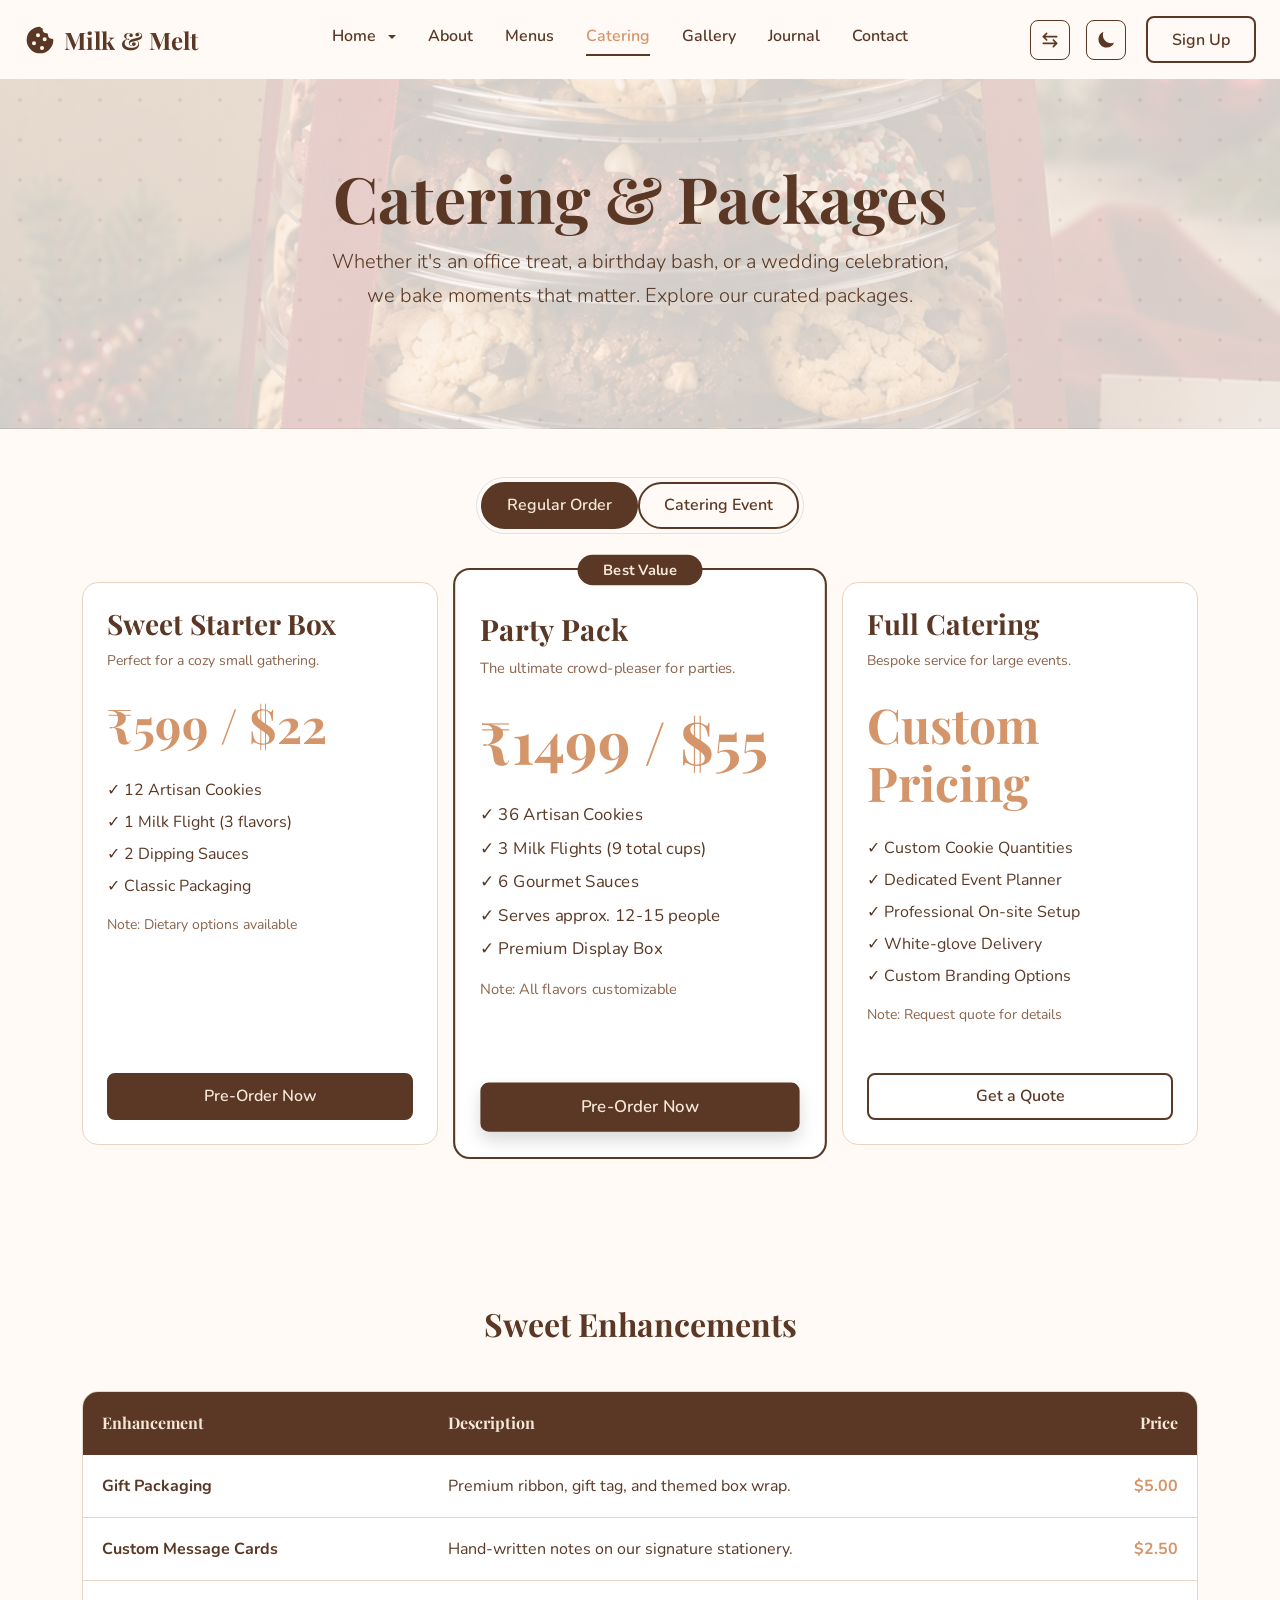
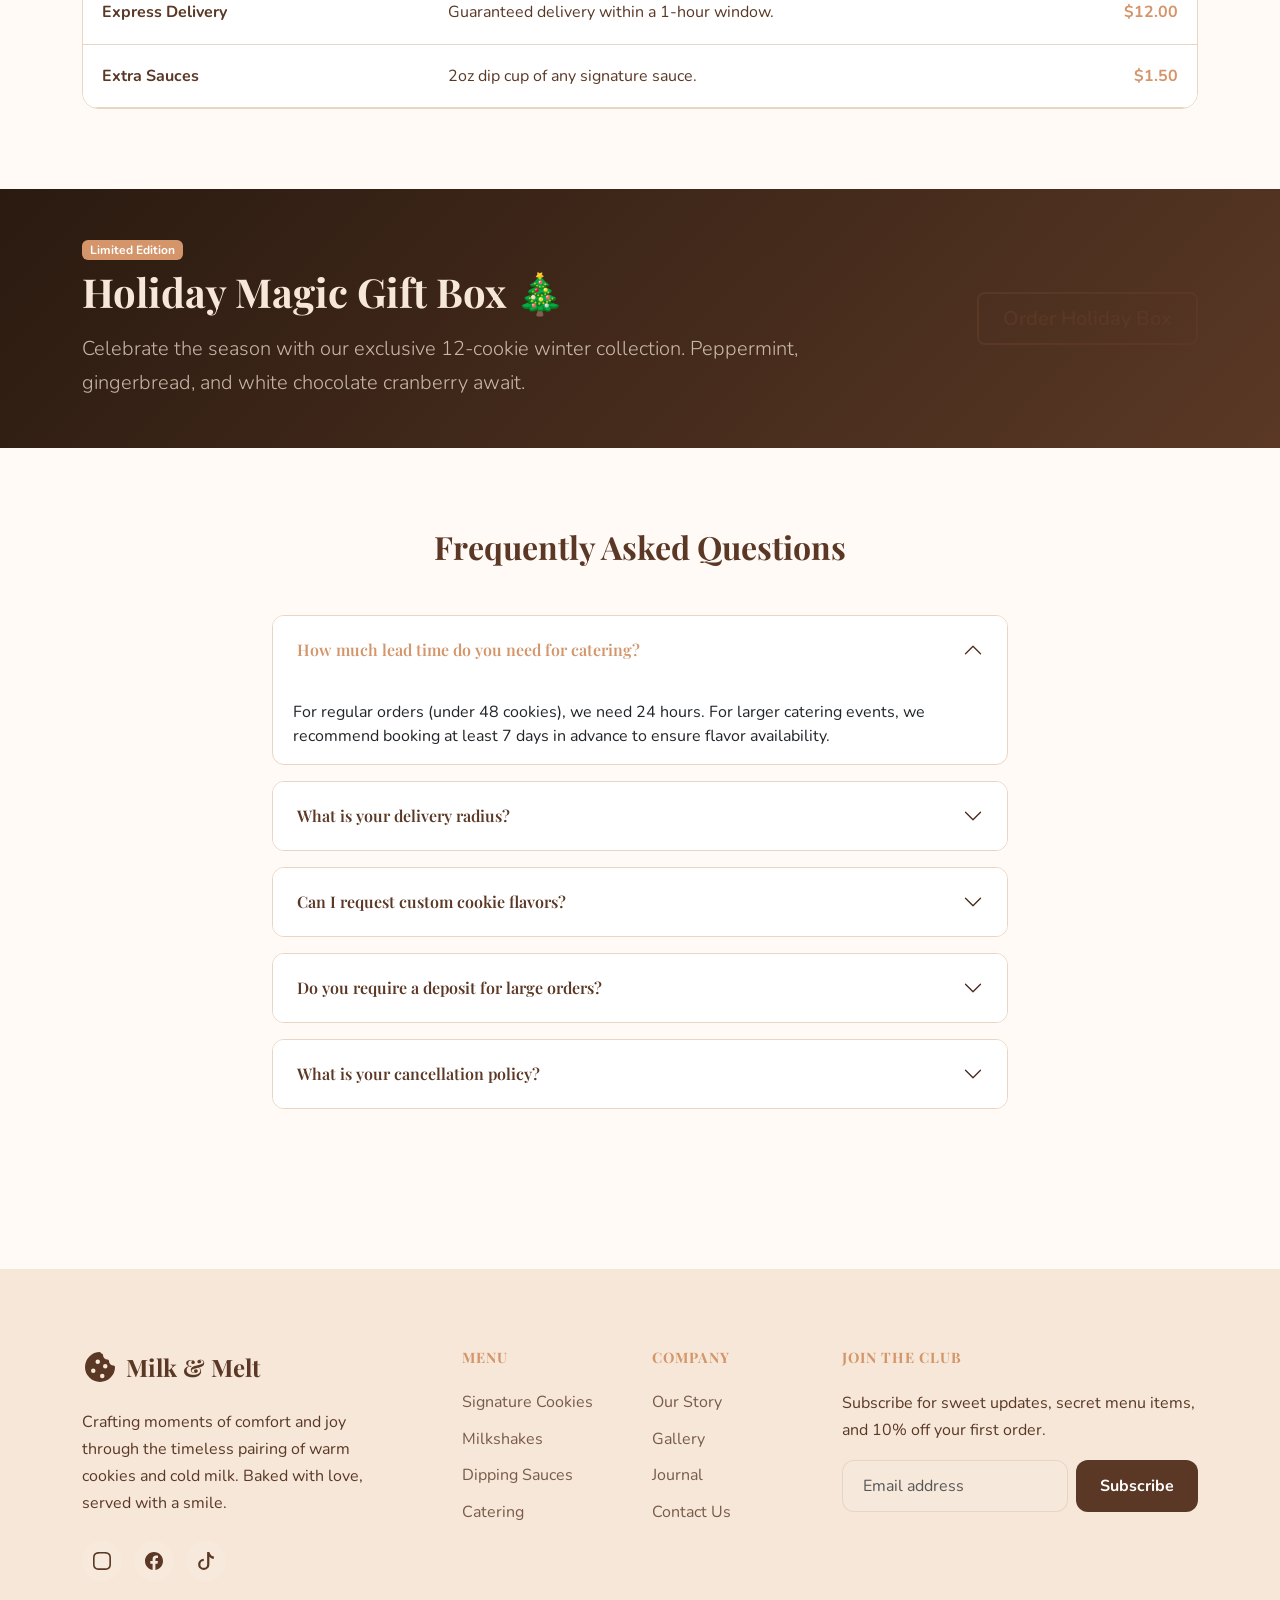
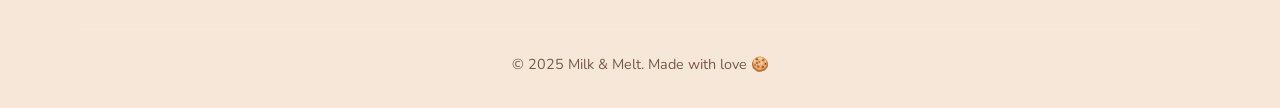
<file: pricing.html>
<!DOCTYPE html>
<html lang="en" dir="ltr" data-theme="light">

<head>
  <meta charset="UTF-8">
  <meta name="viewport" content="width=device-width, initial-scale=1.0">
  <title>Catering & Pricing | Milk & Melt</title>
  <meta name="description"
    content="Explore our catering packages and pricing for your next event. Sweet starter boxes, party packs, and custom catering options.">

  <link rel="icon" type="image/svg+xml"
    href="data:image/svg+xml,%3Csvg viewBox='0 0 24 24' fill='%235A3825' xmlns='http://www.w3.org/2000/svg'%3E%3Cpath d='M12 2a10 10 0 1 0 10 10 1 1 0 0 0-1-1 3 3 0 0 1-3-3 1 1 0 0 0-1-1 3 3 0 0 1-3-3 1 1 0 0 0-1-1zm-1.5 5a1.5 1.5 0 1 1 0 3 1.5 1.5 0 0 1 0-3zm-3 6a1.5 1.5 0 1 1 0 3 1.5 1.5 0 0 1 0-3zm6 3.5a1.5 1.5 0 1 1 0 3 1.5 1.5 0 0 1 0-3zm2-6.5a1.5 1.5 0 1 1 0 3 1.5 1.5 0 0 1 0-3z'/%3E%3C/svg%3E">
  <link id="bootstrap-css" href="https://cdn.jsdelivr.net/npm/bootstrap@5.3.0/dist/css/bootstrap.min.css"
    rel="stylesheet">
  <link rel="stylesheet" href="assets/css/style.css">
</head>

<body>

  <!-- NAVBAR -->
  <nav class="navbar navbar-expand-lg fixed-top">
    <div class="container-fluid px-4">
      <a class="navbar-brand" href="index.html">
        <svg viewBox="0 0 24 24" xmlns="http://www.w3.org/2000/svg">
          <path
            d="M12 2a10 10 0 1 0 10 10 1 1 0 0 0-1-1 3 3 0 0 1-3-3 1 1 0 0 0-1-1 3 3 0 0 1-3-3 1 1 0 0 0-1-1zm-1.5 5a1.5 1.5 0 1 1 0 3 1.5 1.5 0 0 1 0-3zm-3 6a1.5 1.5 0 1 1 0 3 1.5 1.5 0 0 1 0-3zm6 3.5a1.5 1.5 0 1 1 0 3 1.5 1.5 0 0 1 0-3zm2-6.5a1.5 1.5 0 1 1 0 3 1.5 1.5 0 0 1 0-3z" />
        </svg>
        Milk & Melt
      </a>
      <button class="navbar-toggler" type="button" data-bs-toggle="offcanvas" data-bs-target="#mobileMenu"
        aria-controls="mobileMenu">
        <span class="navbar-toggler-icon"></span>
      </button>
      <div class="offcanvas offcanvas-start" tabindex="-1" id="mobileMenu" aria-labelledby="mobileMenuLabel">
        <div class="offcanvas-header">
          <h5 class="offcanvas-title font-heading" id="mobileMenuLabel">Menu</h5>
          <button type="button" class="btn-close" data-bs-dismiss="offcanvas" aria-label="Close"></button>
        </div>
        <div class="offcanvas-body">
          <ul class="navbar-nav mx-auto mb-2 mb-lg-0">
            <li class="nav-item dropdown">
              <a class="nav-link dropdown-toggle" href="#" id="homeDropdown" role="button" data-bs-toggle="dropdown"
                aria-expanded="false">
                Home
              </a>
              <ul class="dropdown-menu" aria-labelledby="homeDropdown">
                <li><a class="dropdown-item" href="index.html">Home 1</a></li>
                <li><a class="dropdown-item" href="home2.html">Home 2</a></li>
              </ul>
            </li>
            <li class="nav-item"><a class="nav-link" href="about.html">About</a></li>
            <li class="nav-item"><a class="nav-link" href="menu.html">Menus</a></li>
            <li class="nav-item"><a class="nav-link active" href="pricing.html">Catering</a></li>
            <li class="nav-item"><a class="nav-link" href="gallery.html">Gallery</a></li>
            <li class="nav-item"><a class="nav-link" href="blog.html">Journal</a></li>
            <li class="nav-item"><a class="nav-link" href="contact.html">Contact</a></li>
          </ul>
          <div class="d-flex align-items-center flex-wrap gap-2">
            
            <button id="rtlToggle" class="control-btn" title="Toggle RTL">

                          <svg viewBox="0 0 24 24" fill="none" stroke="currentColor" stroke-width="2" stroke-linecap="round" stroke-linejoin="round" width="20" height="20">

                            <path d="M20 8H4M4 8l4-4M4 8l4 4M4 16h16M20 16l-4-4M20 16l-4 4" />

                          </svg>

                        </button>
            <button id="themeToggle" class="control-btn" title="Toggle Theme">
              <svg xmlns="http://www.w3.org/2000/svg" viewBox="0 0 24 24" fill="currentColor" width="20" height="20">
                <path
                  d="M21.752 15.002A9.718 9.718 0 0118 15.75c-5.385 0-9.75-4.365-9.75-9.75 0-1.33.266-2.597.748-3.752A9.753 9.753 0 003 11.25C3 16.635 7.365 21 12.75 21a9.753 9.753 0 009.002-5.998z" />
              </svg>
            </button>
            <a href="signup.html" class="btn btn-brand-outline ms-lg-2">Sign Up</a>
          </div>
        </div>
      </div>
    </div>
  </nav>

  <!-- 1. PAGE HERO -->
  <header class="about-hero hero-pricing">
    <div class="container">
      <h1 class="display-3 mb-2">Catering & Packages</h1>
      <p class="lead mb-0">Whether it's an office treat, a birthday bash, or a wedding celebration,</p>
      <p class="lead">we bake moments that matter. Explore our curated packages.</p>
    </div>
  </header>

  <!-- 2. PRICING TOGGLE -->
  <section class="section-padding pt-5 text-center">
    <div class="container">
      <div class="pricing-toggle-wrapper mb-5">
        <div class="d-inline-flex p-1 bg-warm border rounded-pill">
          <button class="btn btn-brand-primary active pricing-toggle-btn rounded-pill px-4" data-type="regular">Regular
            Order</button>
          <button class="btn btn-brand-outline pricing-toggle-btn rounded-pill px-4" data-type="catering">Catering
            Event</button>
        </div>
      </div>

      <!-- 3. PACKAGE CARDS -->
      <div class="row g-4 text-start">
        <!-- Card 1 -->
        <div class="col-lg-4">
          <div class="mcb-card p-4">
            <h3 class="mb-2">Sweet Starter Box</h3>
            <p class="text-muted small mb-4">Perfect for a cozy small gathering.</p>
            <div class="display-5 fw-bold text-accent mb-4">
              <span class="dynamic-price" data-regular="₹599 / $22" data-catering="₹799 / $29">₹599 / $22</span>
            </div>
            <ul class="list-unstyled mb-5">
              <li class="mb-2">✓ 12 Artisan Cookies</li>
              <li class="mb-2">✓ 1 Milk Flight (3 flavors)</li>
              <li class="mb-2">✓ 2 Dipping Sauces</li>
              <li class="mb-2">✓ Classic Packaging</li>
              <li class="text-muted small mt-3">Note: Dietary options available</li>
            </ul>
            <button class="btn btn-brand-primary w-100 mt-auto">Pre-Order Now</button>
          </div>
        </div>

        <!-- Card 2 (FEATURED) -->
        <div class="col-lg-4">
          <div class="mcb-card p-4 position-relative border-accent"
            style="border: 2px solid var(--mcb-primary); transform: scale(1.05); z-index: 2;">
            <div
              class="position-absolute top-0 start-50 translate-middle bg-primary text-white px-4 py-1 rounded-pill small fw-bold"
              style="background-color: var(--mcb-primary) !important;">Best Value</div>
            <h3 class="mb-2 mt-3">Party Pack</h3>
            <p class="text-muted small mb-4">The ultimate crowd-pleaser for parties.</p>
            <div class="display-4 fw-bold text-accent mb-4">
              <span class="dynamic-price" data-regular="₹1499 / $55" data-catering="₹1899 / $69">₹1499 / $55</span>
            </div>
            <ul class="list-unstyled mb-5">
              <li class="mb-2">✓ 36 Artisan Cookies</li>
              <li class="mb-2">✓ 3 Milk Flights (9 total cups)</li>
              <li class="mb-2">✓ 6 Gourmet Sauces</li>
              <li class="mb-2">✓ Serves approx. 12-15 people</li>
              <li class="mb-2">✓ Premium Display Box</li>
              <li class="text-muted small mt-3">Note: All flavors customizable</li>
            </ul>
            <button class="btn btn-brand-primary w-100 mt-auto shadow">Pre-Order Now</button>
          </div>
        </div>

        <!-- Card 3 -->
        <div class="col-lg-4">
          <div class="mcb-card p-4">
            <h3 class="mb-2">Full Catering</h3>
            <p class="text-muted small mb-4">Bespoke service for large events.</p>
            <div class="display-5 fw-bold text-accent mb-4">Custom Pricing</div>
            <ul class="list-unstyled mb-5">
              <li class="mb-2">✓ Custom Cookie Quantities</li>
              <li class="mb-2">✓ Dedicated Event Planner</li>
              <li class="mb-2">✓ Professional On-site Setup</li>
              <li class="mb-2">✓ White-glove Delivery</li>
              <li class="mb-2">✓ Custom Branding Options</li>
              <li class="text-muted small mt-3">Note: Request quote for details</li>
            </ul>
            <button class="btn btn-brand-outline w-100 mt-auto">Get a Quote</button>
          </div>
        </div>
      </div>
    </div>
  </section>

  <!-- 4. ADD-ONS TABLE -->
  <section class="section-padding bg-warm">
    <div class="container">
      <h2 class="text-center mb-5">Sweet Enhancements</h2>
      <div class="table-responsive addons-table">
        <table class="table table-borderless mb-0">
          <thead>
            <tr>
              <th>Enhancement</th>
              <th>Description</th>
              <th class="text-end">Price</th>
            </tr>
          </thead>
          <tbody>
            <tr>
              <td class="fw-bold">Gift Packaging</td>
              <td>Premium ribbon, gift tag, and themed box wrap.</td>
              <td class="text-end text-accent fw-bold">$5.00</td>
            </tr>
            <tr>
              <td class="fw-bold">Custom Message Cards</td>
              <td>Hand-written notes on our signature stationery.</td>
              <td class="text-end text-accent fw-bold">$2.50</td>
            </tr>
            <tr>
              <td class="fw-bold">Express Delivery</td>
              <td>Guaranteed delivery within a 1-hour window.</td>
              <td class="text-end text-accent fw-bold">$12.00</td>
            </tr>
            <tr>
              <td class="fw-bold">Extra Sauces</td>
              <td>2oz dip cup of any signature sauce.</td>
              <td class="text-end text-accent fw-bold">$1.50</td>
            </tr>
          </tbody>
        </table>
      </div>
    </div>
  </section>

  <!-- 5. SEASONAL PACKAGE HIGHLIGHT -->
  <section class="py-5" style="background: linear-gradient(135deg, #2A1A10, #5A3825); color: #F6E7D8;">
    <div class="container">
      <div class="row align-items-center g-4">
        <div class="col-md-8 text-center text-md-start">
          <span class="badge bg-accent mb-2">Limited Edition</span>
          <h2 class="display-6 mb-3" style="color: #F6E7D8;">Holiday Magic Gift Box 🎄</h2>
          <p class="lead mb-0 opacity-75">Celebrate the season with our exclusive 12-cookie winter collection.
            Peppermint, gingerbread, and white chocolate cranberry await.</p>
        </div>
        <div class="col-md-4 text-center text-md-end">
          <a href="#" class="btn btn-brand-outline border-white text-white btn-lg">Order Holiday Box</a>
        </div>
      </div>
    </div>
  </section>

  <!-- 6. FAQ ACCORDION -->
  <section class="section-padding">
    <div class="container">
      <h2 class="text-center mb-5">Frequently Asked Questions</h2>
      <div class="row justify-content-center">
        <div class="col-lg-8">
          <div class="accordion faq-accordion" id="faqAccordion">

            <div class="accordion-item">
              <h2 class="accordion-header">
                <button class="accordion-button" type="button" data-bs-toggle="collapse" data-bs-target="#faq1">
                  How much lead time do you need for catering?
                </button>
              </h2>
              <div id="faq1" class="accordion-collapse collapse show" data-bs-parent="#faqAccordion">
                <div class="accordion-body">
                  For regular orders (under 48 cookies), we need 24 hours. For larger catering events, we recommend
                  booking at least 7 days in advance to ensure flavor availability.
                </div>
              </div>
            </div>

            <div class="accordion-item">
              <h2 class="accordion-header">
                <button class="accordion-button collapsed" type="button" data-bs-toggle="collapse"
                  data-bs-target="#faq2">
                  What is your delivery radius?
                </button>
              </h2>
              <div id="faq2" class="accordion-collapse collapse" data-bs-parent="#faqAccordion">
                <div class="accordion-body">
                  We deliver within a 15-mile radius of our main bar location. For larger catering events, we can
                  deliver further for an additional fee.
                </div>
              </div>
            </div>

            <div class="accordion-item">
              <h2 class="accordion-header">
                <button class="accordion-button collapsed" type="button" data-bs-toggle="collapse"
                  data-bs-target="#faq3">
                  Can I request custom cookie flavors?
                </button>
              </h2>
              <div id="faq3" class="accordion-collapse collapse" data-bs-parent="#faqAccordion">
                <div class="accordion-body">
                  Absolutely! We love collaborating on custom flavors for weddings and corporate events. Custom flavor
                  requests require a minimum order of 100 cookies.
                </div>
              </div>
            </div>

            <div class="accordion-item">
              <h2 class="accordion-header">
                <button class="accordion-button collapsed" type="button" data-bs-toggle="collapse"
                  data-bs-target="#faq4">
                  Do you require a deposit for large orders?
                </button>
              </h2>
              <div id="faq4" class="accordion-collapse collapse" data-bs-parent="#faqAccordion">
                <div class="accordion-body">
                  Yes, for orders over $200, we require a 50% non-refundable deposit to secure your date and
                  ingredients.
                </div>
              </div>
            </div>

            <div class="accordion-item">
              <h2 class="accordion-header">
                <button class="accordion-button collapsed" type="button" data-bs-toggle="collapse"
                  data-bs-target="#faq5">
                  What is your cancellation policy?
                </button>
              </h2>
              <div id="faq5" class="accordion-collapse collapse" data-bs-parent="#faqAccordion">
                <div class="accordion-body">
                  Cancellations made 72 hours before the scheduled time will receive a full refund (minus the
                  non-refundable deposit). Cancellations within 72 hours are non-refundable.
                </div>
              </div>
            </div>

          </div>
        </div>
      </div>
    </div>
  </section>

  <!-- 7. FOOTER -->
  <footer class="site-footer">
    <div class="container">
      <div class="row gy-4">
        <div class="col-lg-4 pe-lg-5">
          <a href="index.html" class="footer-brand">
            <svg viewBox="0 0 24 24" xmlns="http://www.w3.org/2000/svg">
              <path
                d="M12 2a10 10 0 1 0 10 10 1 1 0 0 0-1-1 3 3 0 0 1-3-3 1 1 0 0 0-1-1 3 3 0 0 1-3-3 1 1 0 0 0-1-1zm-1.5 5a1.5 1.5 0 1 1 0 3 1.5 1.5 0 0 1 0-3zm-3 6a1.5 1.5 0 1 1 0 3 1.5 1.5 0 0 1 0-3zm6 3.5a1.5 1.5 0 1 1 0 3 1.5 1.5 0 0 1 0-3zm2-6.5a1.5 1.5 0 1 1 0 3 1.5 1.5 0 0 1 0-3z" />
            </svg>
            Milk & Melt
          </a>
          <p class="mb-4">Crafting moments of comfort and joy through the timeless pairing of warm cookies and cold
            milk. Baked with love, served with a smile.</p>
          <div class="social-icons">
            <a href="#" aria-label="Instagram"><svg xmlns="http://www.w3.org/2000/svg" width="18" height="18"
                fill="currentColor" class="bi bi-instagram" viewBox="0 0 16 16">
                <path
                  d="M8 0C5.829 0 5.556.01 4.703.048 3.85.088 3.269.222 2.76.42a3.917 3.917 0 0 0-1.417.923A3.927 3.927 0 0 0 .42 2.76C.222 3.268.087 3.85.048 4.7.01 5.555 0 5.827 0 8.001c0 2.172.01 2.444.048 3.297.04.852.174 1.433.372 1.942.205.526.478.972.923 1.417.444.445.89.719 1.416.923.51.198 1.09.333 1.942.372C5.555 15.99 5.827 16 8 16s2.444-.01 3.298-.048c.851-.04 1.434-.174 1.943-.372a3.916 3.916 0 0 0 1.416-.923c.445-.445.718-.891.923-1.417.197-.509.332-1.09.372-1.942C15.99 10.445 16 10.173 16 8s-.01-2.445-.048-3.299c-.04-.851-.175-1.433-.372-1.941a3.926 3.926 0 0 0-.923-1.417A3.911 3.911 0 0 0 13.24.42c-.51-.198-1.092-.333-1.943-.372C10.443.01 10.172 0 7.998 0h.003zm-.717 1.442h.718c2.136 0 2.389.007 3.232.046.78.035 1.204.166 1.486.275.373.145.64.319.92.599.28.28.453.546.598.92.11.281.24.705.275 1.485.039.843.047 1.096.047 3.231s-.008 2.389-.047 3.232c-.035.78-.166 1.203-.275 1.485a2.47 2.47 0 0 1-.599.919c-.28.28-.546.453-.92.598-.28.11-.704.24-1.485.276-.843.038-1.096.047-3.232.047s-2.39-.009-3.233-.047c-.78-.036-1.203-.166-1.485-.276a2.478 2.478 0 0 1-.92-.598 2.48 2.48 0 0 1-.6-.92c-.109-.281-.24-.705-.275-1.485-.038-.843-.046-1.096-.046-3.233 0-2.136.008-2.388.046-3.231.036-.78.166-1.204.276-1.486.145-.373.319-.64.599-.92.28-.28.546-.453.92-.598.282-.11.705-.24 1.485-.276.738-.034 1.024-.044 2.515-.045v.002z" />
              </svg></a>
            <a href="#" aria-label="Facebook"><svg xmlns="http://www.w3.org/2000/svg" width="18" height="18"
                fill="currentColor" class="bi bi-facebook" viewBox="0 0 16 16">
                <path
                  d="M16 8.049c0-4.446-3.582-8.05-8-8.05C3.58 0-.002 3.603-.002 8.05c0 4.017 2.926 7.347 6.75 7.951v-5.625h-2.03V8.05H6.75V6.275c0-2.017 1.195-3.131 3.022-3.131.876 0 1.791.157 1.791.157v1.98h-1.009c-.993 0-1.303.621-1.303 1.258v1.51h2.218l-.354 2.326H9.25V16c3.824-.604 6.75-3.934 6.75-7.951z" />
              </svg></a>
            <a href="#" aria-label="TikTok"><svg xmlns="http://www.w3.org/2000/svg" width="18" height="18"
                fill="currentColor" class="bi bi-tiktok" viewBox="0 0 16 16">
                <path
                  d="M9 0h1.98c.144.715.54 1.617 1.235 2.512C12.895 3.389 13.797 4 15 4v2c-1.753 0-3.07-.814-4-1.829V11a5 5 0 1 1-5-5v2a3 3 0 1 0 3 3V0Z" />
              </svg></a>
          </div>
        </div>
        <div class="col-lg-2 col-6">
          <h5>Menu</h5>
          <ul>
            <li><a href="signature-cookies.html">Signature Cookies</a></li>
            <li><a href="milkshakes.html">Milkshakes</a></li>
            <li><a href="menu.html">Dipping Sauces</a></li>
            <li><a href="pricing.html">Catering</a></li>
          </ul>
        </div>
        <div class="col-lg-2 col-6">
          <h5>Company</h5>
          <ul>
            <li><a href="about.html">Our Story</a></li>
            <li><a href="gallery.html">Gallery</a></li>
            <li><a href="blog.html">Journal</a></li>
            <li><a href="contact.html">Contact Us</a></li>
          </ul>
        </div>
        <div class="col-lg-4">
          <h5>Join the Club</h5>
          <p>Subscribe for sweet updates, secret menu items, and 10% off your first order.</p>
          <form class="newsletter-form d-flex gap-2 mt-3">
            <input type="email" class="form-control" placeholder="Email address" required>
            <button type="submit" class="btn">Subscribe</button>
          </form>
        </div>
      </div>
      <div class="footer-bottom">
        &copy; 2025 Milk & Melt. Made with love 🍪
      </div>
    </div>
  </footer>

  <!-- Back to Top Button -->
  <button id="backToTop" aria-label="Back to top">
    <svg xmlns="http://www.w3.org/2000/svg" width="20" height="20" fill="currentColor" class="bi bi-arrow-up"
      viewBox="0 0 16 16">
      <path fill-rule="evenodd"
        d="M8 15a.5.5 0 0 0 .5-.5V2.707l3.146 3.147a.5.5 0 0 0 .708-.708l-4-4a.5.5 0 0 0-.708 0l-4 4a.5.5 0 1 0 .708.708L7.5 2.707V14.5a.5.5 0 0 0 .5.5z" />
    </svg>
  </button>

  <script src="https://cdn.jsdelivr.net/npm/bootstrap@5.3.0/dist/js/bootstrap.bundle.min.js"></script>
  <script src="assets/js/main.js"></script>
</body>

</html>
</file>
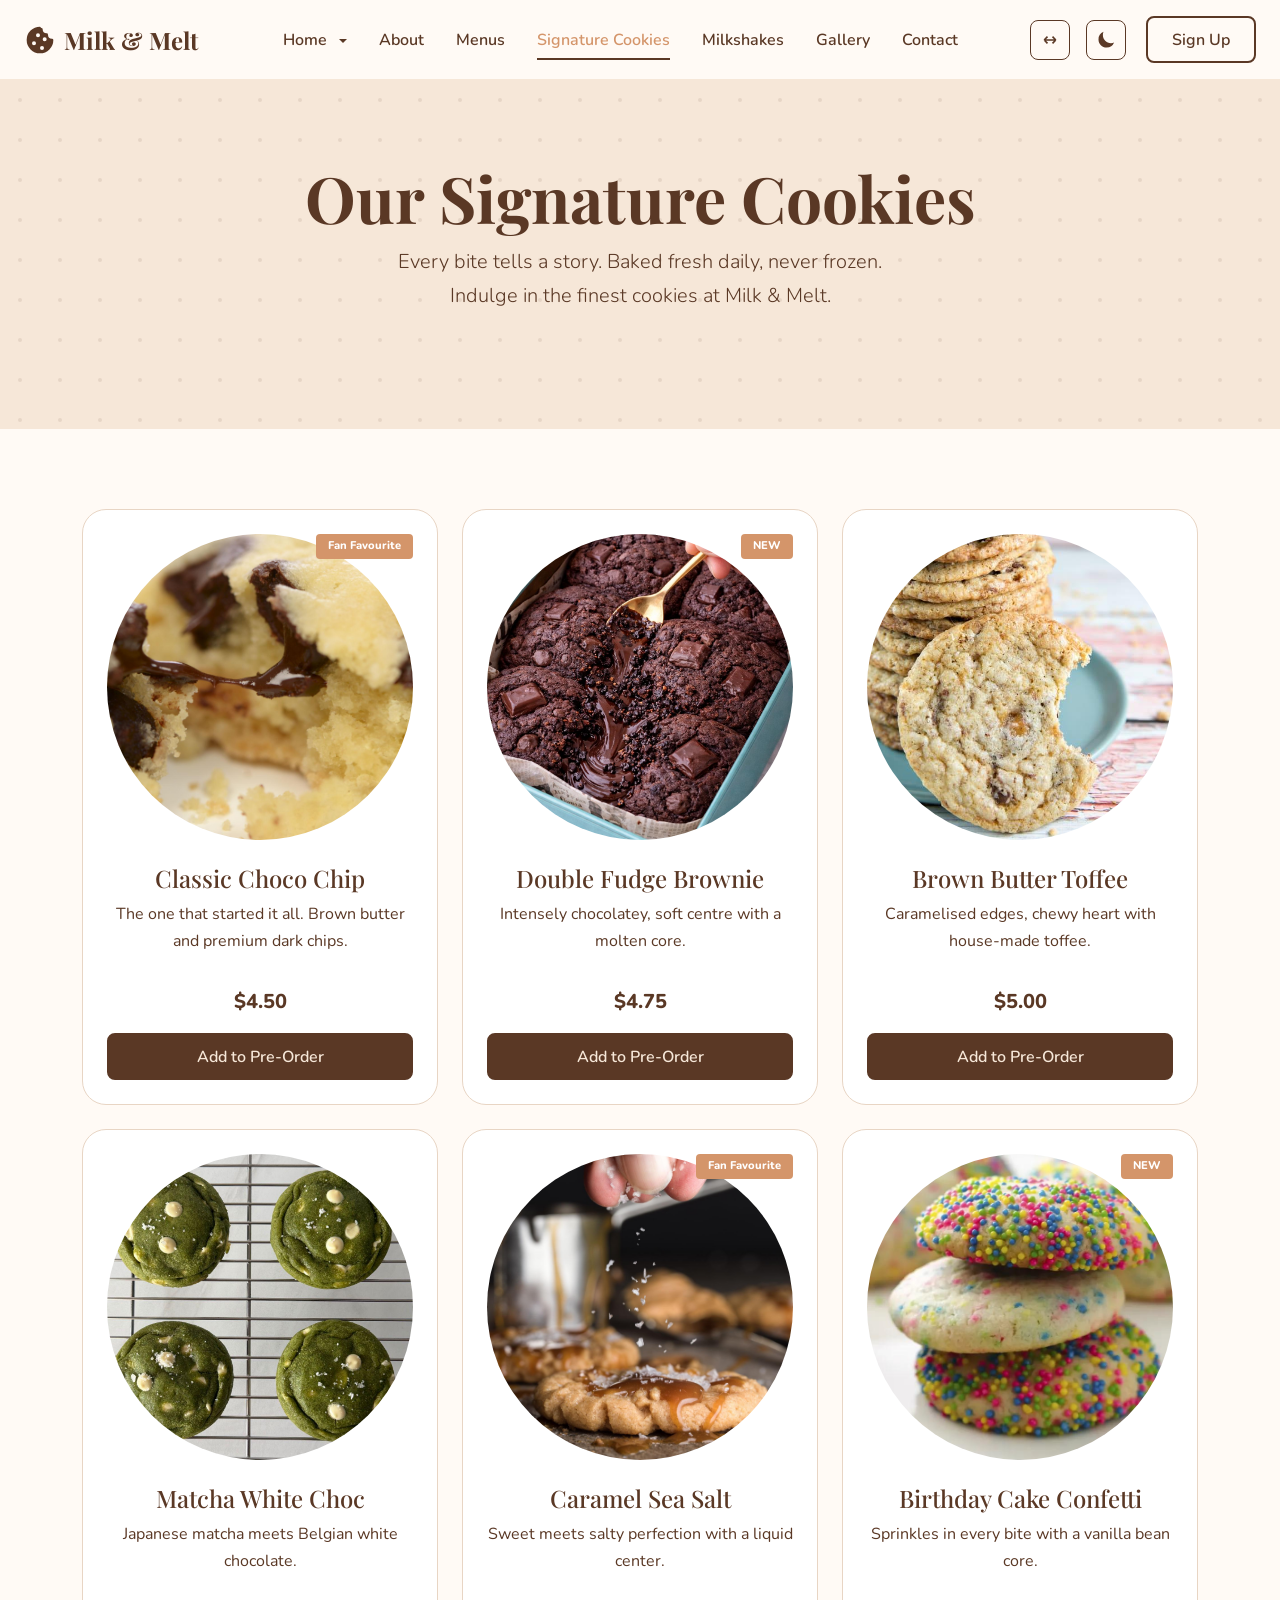
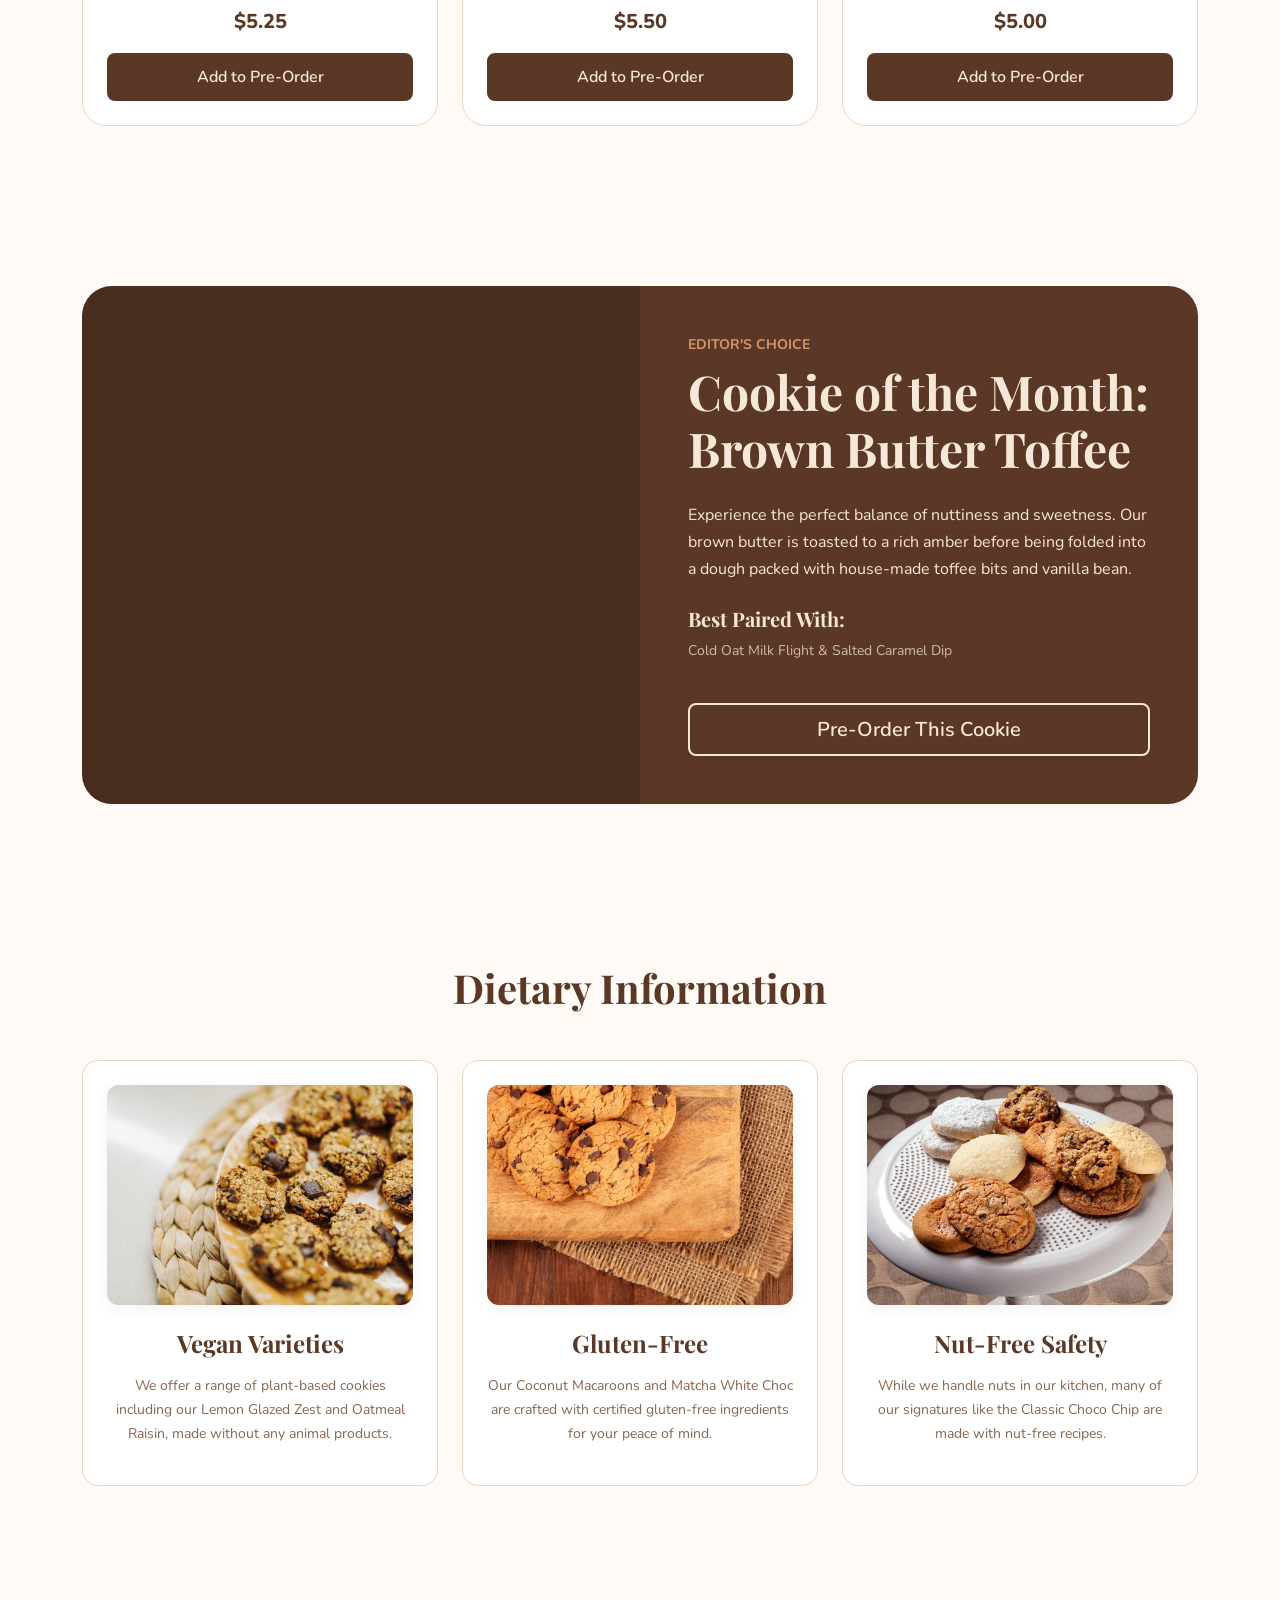
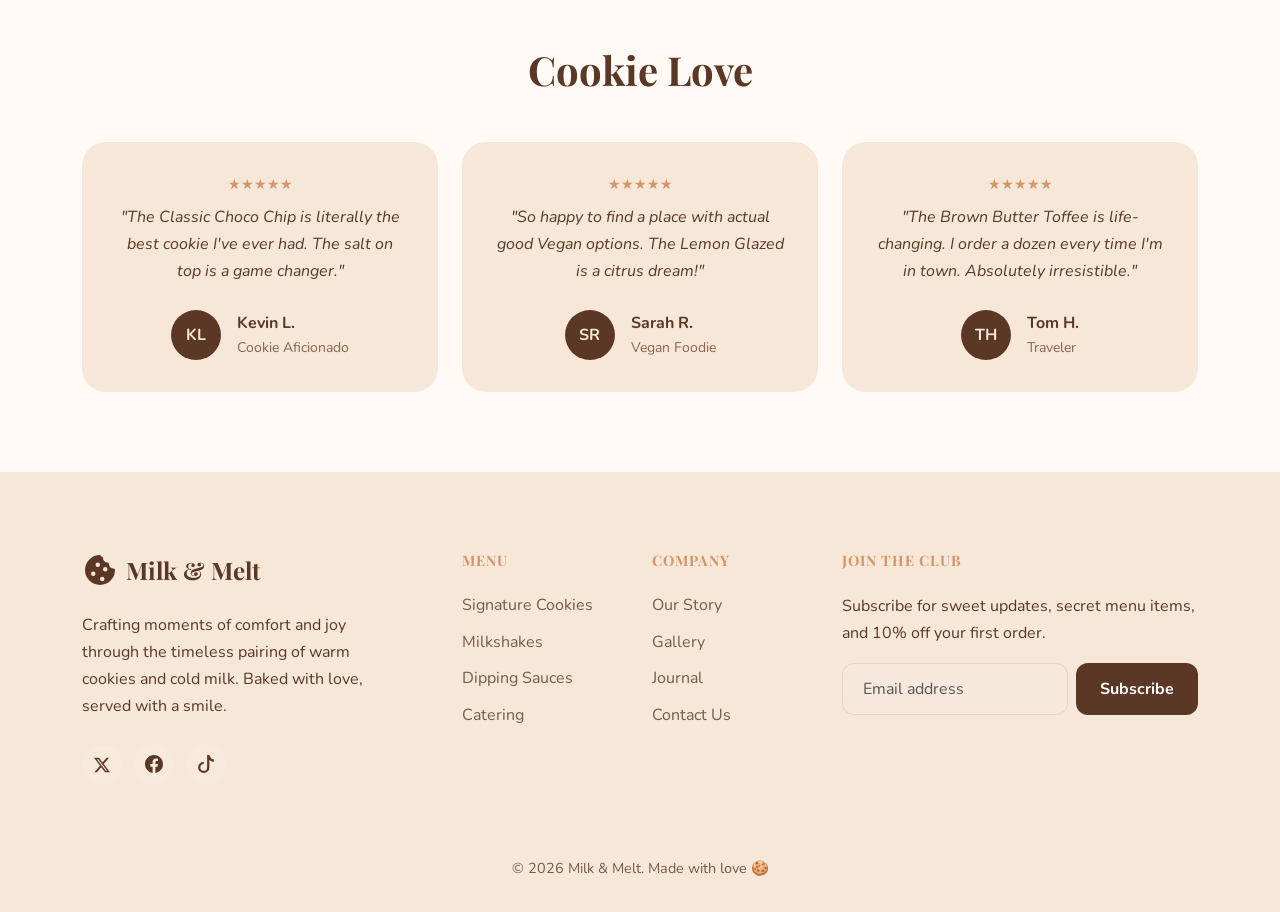
<file: signature-cookies.html>
<!DOCTYPE html>
<html lang="en" dir="ltr" data-theme="light">

<head>
  <meta charset="UTF-8">
  <meta name="viewport" content="width=device-width, initial-scale=1.0">
  <title>Signature Cookies | Milk & Melt</title>
  <meta name="description"
    content="Browse our signature cookie lineup. Artisan treats baked fresh daily with premium ingredients. GF, Vegan, and Nut-Free options available.">

  <link rel="icon" type="image/svg+xml"
    href="data:image/svg+xml,%3Csvg viewBox='0 0 24 24' fill='%235A3825' xmlns='http://www.w3.org/2000/svg'%3E%3Cpath d='M12 2a10 10 0 1 0 10 10 1 1 0 0 0-1-1 3 3 0 0 1-3-3 1 1 0 0 0-1-1 3 3 0 0 1-3-3 1 1 0 0 0-1-1zm-1.5 5a1.5 1.5 0 1 1 0 3 1.5 1.5 0 0 1 0-3zm-3 6a1.5 1.5 0 1 1 0 3 1.5 1.5 0 0 1 0-3zm6 3.5a1.5 1.5 0 1 1 0 3 1.5 1.5 0 0 1 0-3zm2-6.5a1.5 1.5 0 1 1 0 3 1.5 1.5 0 0 1 0-3z'/%3E%3C/svg%3E">
  <link id="bootstrap-css" href="https://cdn.jsdelivr.net/npm/bootstrap@5.3.0/dist/css/bootstrap.min.css"
    rel="stylesheet">
  <link rel="stylesheet" href="assets/css/style.css">
  <script>
    (function () {
      const savedTheme = localStorage.getItem('mcb-theme') || 'light';
      document.documentElement.setAttribute('data-theme', savedTheme);
    })();
  </script>

  <style>
    /* FILTER BAR */
    .filter-bar-wrap {
      background: var(--mcb-surface);
      border-bottom: 1px solid var(--mcb-surface-border);
      position: sticky;
      top: 70px;
      z-index: 100;
      padding: 1rem 0;
    }

    .cookie-filters {
      display: flex;
      gap: 10px;
      overflow-x: auto;
      padding-bottom: 5px;
      scrollbar-width: none;
    }

    .cookie-filters::-webkit-scrollbar {
      display: none;
    }

    .filter-pill {
      white-space: nowrap;
      padding: 0.5rem 1.25rem;
      border-radius: 50px;
      border: 1px solid var(--mcb-surface-border);
      background: transparent;
      color: var(--mcb-text-color);
      font-weight: 600;
      transition: var(--mcb-transition);
    }

    .filter-pill:hover,
    .filter-pill.active {
      background: var(--mcb-primary);
      color: var(--mcb-secondary);
      border-color: var(--mcb-primary);
    }

    /* PRODUCT GRID */
    .cookie-card-wrap {
      height: 100%;
      display: flex;
      flex-direction: column;
      align-items: center;
      text-align: center;
      background: var(--mcb-surface);
      border: 1px solid var(--mcb-surface-border);
      border-radius: 24px;
      padding: 1.5rem;
      transition: var(--mcb-transition);
      position: relative;
    }

    .cookie-card-wrap:hover {
      transform: translateY(-8px);
      box-shadow: 0 15px 30px rgba(0, 0, 0, 0.08);
    }

    .card-badge {
      position: absolute;
      top: 1.5rem;
      right: 1.5rem;
      background: var(--mcb-accent);
      color: white;
      padding: 0.25rem 0.75rem;
      border-radius: 4px;
      font-size: 0.7rem;
      font-weight: 800;
      z-index: 5;
    }

    .cookie-thumb {
      width: 100%;
      aspect-ratio: 1;
      border-radius: 50%;
      margin-bottom: 1.5rem;
      position: relative;
      overflow: hidden;
      display: flex;
      align-items: center;
      justify-content: center;
      background: var(--mcb-secondary);
    }

    .cookie-thumb img {
      width: 100%;
      height: 100%;
      object-fit: cover;
      transition: transform 0.5s ease;
    }

    .cookie-card-wrap:hover .cookie-thumb img {
      transform: scale(1.1);
    }

    .diet-pills {
      display: flex;
      gap: 5px;
      margin: 0.75rem 0;
    }

    .diet-pill {
      font-size: 0.65rem;
      font-weight: 800;
      padding: 0.2rem 0.6rem;
      border-radius: 50px;
      background: var(--mcb-secondary);
      color: var(--mcb-primary);
    }

    .star-rating {
      color: var(--mcb-accent);
      font-size: 0.9rem;
      margin-bottom: 0.5rem;
    }

    .cookie-price {
      font-weight: 800;
      color: var(--mcb-primary);
      font-size: 1.25rem;
      margin-top: auto;
      padding-top: 1rem;
    }

    /* FEATURED EDITORIAL */
    .featured-editorial {
      background: var(--mcb-primary);
      color: var(--mcb-secondary);
      border-radius: 30px;
      overflow: hidden;
      margin: 5rem 0;
    }

    .featured-editorial h2,
    .featured-editorial p,
    .featured-editorial h5 {
      color: var(--mcb-secondary) !important;
    }

    .featured-editorial .btn-brand-outline {
      border-color: var(--mcb-secondary) !important;
      color: var(--mcb-secondary) !important;
    }

    .featured-editorial .btn-brand-outline:hover {
      background: var(--mcb-secondary) !important;
      color: var(--mcb-primary) !important;
      transform: translateY(-3px);
      box-shadow: 0 5px 15px rgba(0, 0, 0, 0.2);
    }

    [data-theme="dark"] .featured-editorial {
      background: var(--mcb-surface-border);
      color: var(--mcb-text-color);
    }

    [data-theme="dark"] .featured-editorial h2,
    [data-theme="dark"] .featured-editorial p,
    [data-theme="dark"] .featured-editorial h5 {
      color: var(--mcb-text-color) !important;
    }

    [data-theme="dark"] .featured-editorial .btn-brand-outline {
      border-color: var(--mcb-accent) !important;
      color: var(--mcb-accent) !important;
    }

    [data-theme="dark"] .featured-editorial .btn-brand-outline:hover {
      background: var(--mcb-accent) !important;
      color: var(--mcb-bg-color) !important;
    }

    .featured-img-area {
      min-height: 400px;
      background: linear-gradient(rgba(0, 0, 0, 0.2), rgba(0, 0, 0, 0.2)), url('https://images.unsplash.com/photo-1558961363-fa8fdf82db35?auto=format&fit=crop&w=800&q=80');
      background-size: cover;
      background-position: center;
    }

    /* BOX BUILDER */
    .box-card.featured {
      background: var(--mcb-primary);
      color: var(--mcb-secondary);
      border: none;
      transform: scale(1.05);
      box-shadow: 0 10px 30px rgba(90, 56, 37, 0.15);
    }

    .box-card.featured h4,
    .box-card.featured .text-accent {
      color: var(--mcb-secondary) !important;
    }

    .box-card.featured .btn-brand-primary {
      background: var(--mcb-secondary);
      color: var(--mcb-primary);
      border-color: var(--mcb-secondary);
    }

    .box-card.featured .btn-brand-primary:hover {
      background: var(--mcb-accent);
      color: var(--mcb-secondary);
      border-color: var(--mcb-accent);
    }

    /* DIETARY TABLE */
    .dietary-table-wrap {
      background: var(--mcb-surface);
      border: 1px solid var(--mcb-surface-border);
      border-radius: 24px;
      overflow-x: auto;
      margin-top: 2rem;
      scrollbar-width: thin;
      scrollbar-color: var(--mcb-accent) transparent;
    }

    .dietary-table-wrap::-webkit-scrollbar {
      height: 6px;
    }

    .dietary-table-wrap::-webkit-scrollbar-thumb {
      background-color: var(--mcb-accent);
      border-radius: 10px;
    }

    @media (max-width: 768px) {
      .dietary-table-wrap table {
        min-width: 600px;
      }
    }

    .table thead {
      background: var(--mcb-secondary);
    }

    .table th,
    .table td {
      padding: 1rem;
      vertical-align: middle;
      border-color: var(--mcb-surface-border);
    }

    .icon-check {
      color: #0F5132;
      font-weight: bold;
    }

    .icon-cross {
      color: #842029;
      opacity: 0.3;
    }

    [data-theme="dark"] .icon-check {
      color: #75b798;
    }

    /* ANIMATIONS */
    .cookie-card-item {
      transition: opacity 0.4s ease, transform 0.4s ease;
    }

    .cookie-card-item.hidden {
      display: none;
    }
  </style>
</head>

<body>

  <!-- NAVBAR -->
  <nav class="navbar navbar-expand-custom fixed-top">
    <div class="container-fluid px-4">
      <a class="navbar-brand" href="index.html">
        <svg viewBox="0 0 24 24" xmlns="http://www.w3.org/2000/svg">
          <path
            d="M12 2a10 10 0 1 0 10 10 1 1 0 0 0-1-1 3 3 0 0 1-3-3 1 1 0 0 0-1-1 3 3 0 0 1-3-3 1 1 0 0 0-1-1zm-1.5 5a1.5 1.5 0 1 1 0 3 1.5 1.5 0 0 1 0-3zm-3 6a1.5 1.5 0 1 1 0 3 1.5 1.5 0 0 1 0-3zm6 3.5a1.5 1.5 0 1 1 0 3 1.5 1.5 0 0 1 0-3zm2-6.5a1.5 1.5 0 1 1 0 3 1.5 1.5 0 0 1 0-3z" />
        </svg>
        Milk & Melt
      </a>
      <button class="navbar-toggler" type="button" data-bs-toggle="offcanvas" data-bs-target="#mobileMenu"><span
          class="navbar-toggler-icon"></span></button>
      <div class="offcanvas offcanvas-end" tabindex="-1" id="mobileMenu">
        <div class="offcanvas-header">
          <h5 class="offcanvas-title font-heading">Menu</h5>
          <button type="button" class="btn-close" data-bs-dismiss="offcanvas"></button>
        </div>
        <div class="offcanvas-body">
          <ul class="navbar-nav mx-auto mb-2 mb-lg-0">
            <li class="nav-item mobile-only-home"><a class="nav-link" href="index.html">Home 1</a></li>
            <li class="nav-item mobile-only-home"><a class="nav-link" href="home2.html">Home 2</a></li>
            <li class="nav-item dropdown desktop-only-home">
              <a class="nav-link dropdown-toggle" href="#" id="homeDropdown" role="button" data-bs-toggle="dropdown"
                aria-expanded="false">
                Home
              </a>
              <ul class="dropdown-menu" aria-labelledby="homeDropdown">
                <li><a class="dropdown-item" href="index.html">Home 1</a></li>
                <li><a class="dropdown-item" href="home2.html">Home 2</a></li>
              </ul>
            </li>
            <li class="nav-item"><a class="nav-link" href="about.html">About</a></li>
            <li class="nav-item"><a class="nav-link" href="menu.html">Menus</a></li>
            <li class="nav-item"><a class="nav-link active" href="signature-cookies.html">Signature Cookies</a></li>
            <li class="nav-item"><a class="nav-link" href="milkshakes.html">Milkshakes</a></li>
            <li class="nav-item"><a class="nav-link" href="gallery.html">Gallery</a></li>
            <li class="nav-item"><a class="nav-link" href="contact.html">Contact</a></li>
          </ul>
          <div class="d-flex align-items-center flex-nowrap gap-2">
            <button id="rtlToggle" class="control-btn" title="Toggle RTL">
              <svg viewBox="0 0 24 24" fill="none" stroke="currentColor" stroke-width="2" width="20" height="20">
                <path d="M19 12H5M19 12l-4-4M19 12l-4 4M5 12l4-4M5 12l4 4" />
              </svg>
            </button>
            <button id="themeToggle" class="control-btn"><svg xmlns="http://www.w3.org/2000/svg" viewBox="0 0 24 24"
                fill="currentColor" width="20" height="20">
                <path
                  d="M21.752 15.002A9.718 9.718 0 0118 15.75c-5.385 0-9.75-4.365-9.75-9.75 0-1.33.266-2.597.748-3.752A9.753 9.753 0 003 11.25C3 16.635 7.365 21 12.75 21a9.753 9.753 0 009.002-5.998z" />
              </svg></button>
            <a href="signup.html" class="btn btn-brand-outline ms-lg-2">Sign Up</a>
          </div>
        </div>
      </div>
    </div>
  </nav>

  <!-- 1. PAGE HERO -->
  <header class="about-hero">
    <div class="container">
      <h1 class="display-3 mb-2">Our Signature Cookies</h1>
      <p class="lead mb-0">Every bite tells a story. Baked fresh daily, never frozen.</p>
      <p class="lead">Indulge in the finest cookies at Milk & Melt.</p>
    </div>
  </header>



  <!-- 3. COOKIE PRODUCT GRID -->
  <section class="section-padding">
    <div class="container">
      <div class="row g-4 justify-content-center" id="cookieGrid">

        <!-- Cookie 1 -->
        <div class="col-lg-4 col-md-6 cookie-card-item" data-category="chocolate classic">
          <div class="cookie-card-wrap">
            <span class="card-badge">Fan Favourite</span>
            <div class="cookie-thumb">
              <img src="assets/images/sig1.jpg" alt="Classic Choco Chip">
            </div>
            <h3 class="font-heading h4">Classic Choco Chip</h3>
            <p class="item-desc">The one that started it all. Brown butter and premium dark chips.</p>
            <div class="cookie-price">$4.50</div>
            <button class="btn btn-brand-primary w-100 mt-3">Add to Pre-Order</button>
          </div>
        </div>

        <!-- Cookie 2 -->
        <div class="col-lg-4 col-md-6 cookie-card-item" data-category="chocolate">
          <div class="cookie-card-wrap">
            <span class="card-badge">NEW</span>
            <div class="cookie-thumb">
              <img src="assets/images/sig2.jpg" alt="Double Fudge Brownie">
            </div>
            <h3 class="font-heading h4">Double Fudge Brownie</h3>
            <p class="item-desc">Intensely chocolatey, soft centre with a molten core.</p>
            <div class="cookie-price">$4.75</div>
            <button class="btn btn-brand-primary w-100 mt-3">Add to Pre-Order</button>
          </div>
        </div>

        <!-- Cookie 3 -->
        <div class="col-lg-4 col-md-6 cookie-card-item" data-category="classic nutty">
          <div class="cookie-card-wrap">
            <div class="cookie-thumb">
              <img src="assets/images/sig3.jpg" alt="Brown Butter Toffee">
            </div>
            <h3 class="font-heading h4">Brown Butter Toffee</h3>
            <p class="item-desc">Caramelised edges, chewy heart with house-made toffee.</p>
            <div class="cookie-price">$5.00</div>
            <button class="btn btn-brand-primary w-100 mt-3">Add to Pre-Order</button>
          </div>
        </div>

        <!-- Cookie 4 -->
        <div class="col-lg-4 col-md-6 cookie-card-item" data-category="classic gluten-free">
          <div class="cookie-card-wrap">
            <div class="cookie-thumb">
              <img src="assets/images/sig4.jpg" alt="Matcha White Choc">
            </div>
            <h3 class="font-heading h4">Matcha White Choc</h3>
            <p class="item-desc">Japanese matcha meets Belgian white chocolate.</p>
            <div class="cookie-price">$5.25</div>
            <button class="btn btn-brand-primary w-100 mt-3">Add to Pre-Order</button>
          </div>
        </div>

        <!-- Cookie 5 -->
        <div class="col-lg-4 col-md-6 cookie-card-item" data-category="classic">
          <div class="cookie-card-wrap">
            <span class="card-badge">Fan Favourite</span>
            <div class="cookie-thumb">
              <img src="assets/images/sig5.jpg" alt="Salted Caramel Sea Salt">
            </div>
            <h3 class="font-heading h4">Caramel Sea Salt</h3>
            <p class="item-desc">Sweet meets salty perfection with a liquid center.</p>
            <div class="cookie-price">$5.50</div>
            <button class="btn btn-brand-primary w-100 mt-3">Add to Pre-Order</button>
          </div>
        </div>

        <!-- Cookie 6 -->
        <div class="col-lg-4 col-md-6 cookie-card-item" data-category="classic">
          <div class="cookie-card-wrap">
            <span class="card-badge">NEW</span>
            <div class="cookie-thumb">
              <img src="assets/images/sig6.jpg" alt="Birthday Cake Confetti">
            </div>
            <h3 class="font-heading h4">Birthday Cake Confetti</h3>
            <p class="item-desc">Sprinkles in every bite with a vanilla bean core.</p>
            <div class="cookie-price">$5.00</div>
            <button class="btn btn-brand-primary w-100 mt-3">Add to Pre-Order</button>
          </div>
        </div>

      </div>
    </div>
  </section>

  <!-- 4. FEATURED COOKIE OF THE MONTH -->
  <section class="container">
    <div class="featured-editorial">
      <div class="row g-0">
        <div class="col-lg-6 featured-img-area"></div>
        <div class="col-lg-6 p-5 d-flex flex-column justify-content-center">
          <span class="text-accent text-uppercase fw-bold small mb-2">Editor's Choice</span>
          <h2 class="display-5 mb-4">Cookie of the Month: Brown Butter Toffee</h2>
          <p class="mb-4">Experience the perfect balance of nuttiness and sweetness. Our brown butter is toasted to a
            rich amber before being folded into a dough packed with house-made toffee bits and vanilla bean.</p>
          <div class="mb-4">
            <h5 class="font-heading">Best Paired With:</h5>
            <p class="small opacity-75">Cold Oat Milk Flight & Salted Caramel Dip</p>
          </div>
          <button class="btn btn-brand-outline btn-lg w-fit">Pre-Order This Cookie</button>
        </div>
      </div>
    </div>
  </section>



  <!-- 6. DIETARY INFO TABLE -->
  <section class="section-padding bg-warm">
    <div class="container">
      <div class="text-center mb-4">
        <h2 class="display-6">Dietary Information</h2>
      </div>

      <div id="dietaryInfo" class="mt-5">
        <div class="row g-4 justify-content-center">
          <div class="col-md-6 col-lg-4">
            <div class="mcb-card p-4 h-100 text-center">
              <div class="diet-card-img-wrap">
                <img src="assets/images/vegan.jpg" alt="Vegan" class="img-fluid">
              </div>
              <h4 class="mb-3">Vegan Varieties</h4>
              <p class="text-muted small">We offer a range of plant-based cookies including our Lemon Glazed Zest and
                Oatmeal Raisin, made without any animal products.</p>
            </div>
          </div>
          <div class="col-md-6 col-lg-4">
            <div class="mcb-card p-4 h-100 text-center">
              <div class="diet-card-img-wrap">
                <img src="assets/images/glueton.jpg" alt="Gluten-Free" class="img-fluid">
              </div>
              <h4 class="mb-3">Gluten-Free </h4>
              <p class="text-muted small">Our Coconut Macaroons and Matcha White Choc are crafted with certified
                gluten-free ingredients for your peace of mind.</p>
            </div>
          </div>
          <div class="col-md-6 col-lg-4">
            <div class="mcb-card p-4 h-100 text-center">
              <div class="diet-card-img-wrap">
                <img src="assets/images/nutfree.jpg" alt="Nut-Free" class="img-fluid">
              </div>
              <h4 class="mb-3">Nut-Free Safety</h4>
              <p class="text-muted small">While we handle nuts in our kitchen, many of our signatures like the Classic
                Choco Chip are made with nut-free recipes.</p>
            </div>
          </div>
        </div>
      </div>
    </div>
  </section>

  <!-- 7. TESTIMONIALS -->
  <section class="section-padding">
    <div class="container">
      <h2 class="section-title">Cookie Love</h2>
      <div class="row g-4 mt-4">
        <div class="col-12 col-md-12 col-lg-4">
          <div class="testimonial-card text-center">
            <div class="star-rating">★★★★★</div>
            <p class="fst-italic mb-4">"The Classic Choco Chip is literally the best cookie I've ever had. The salt on
              top is a game changer."</p>
            <div class="d-flex align-items-center justify-content-center gap-3">
              <div class="avatar-circle">KL</div>
              <div class="text-start"><strong class="d-block">Kevin L.</strong><span class="small text-muted">Cookie
                  Aficionado</span></div>
            </div>
          </div>
        </div>
        <div class="col-12 col-md-12 col-lg-4">
          <div class="testimonial-card text-center">
            <div class="star-rating">★★★★★</div>
            <p class="fst-italic mb-4">"So happy to find a place with actual good Vegan options. The Lemon Glazed is a
              citrus dream!"</p>
            <div class="d-flex align-items-center justify-content-center gap-3">
              <div class="avatar-circle">SR</div>
              <div class="text-start"><strong class="d-block">Sarah R.</strong><span class="small text-muted">Vegan
                  Foodie</span></div>
            </div>
          </div>
        </div>
        <div class="col-12 col-md-12 col-lg-4">
          <div class="testimonial-card text-center">
            <div class="star-rating">★★★★★</div>
            <p class="fst-italic mb-4">"The Brown Butter Toffee is life-changing. I order a dozen every time I'm in town. Absolutely irresistible."</p>
            <div class="d-flex align-items-center justify-content-center gap-3">
              <div class="avatar-circle">TH</div>
              <div class="text-start"><strong class="d-block">Tom H.</strong><span
                  class="small text-muted">Traveler</span></div>
            </div>
          </div>
        </div>
      </div>
    </div>
  </section>

  <!-- 8. FOOTER -->
  <footer class="site-footer mt-0">
    <div class="container">
      <div class="row gy-4">
        <!-- Brand -->
        <div class="col-12 col-md-6 col-lg-6 col-xl-4 pe-lg-5">
          <a href="index.html" class="footer-brand">
            <svg viewBox="0 0 24 24" xmlns="http://www.w3.org/2000/svg">
              <path
                d="M12 2a10 10 0 1 0 10 10 1 1 0 0 0-1-1 3 3 0 0 1-3-3 1 1 0 0 0-1-1 3 3 0 0 1-3-3 1 1 0 0 0-1-1zm-1.5 5a1.5 1.5 0 1 1 0 3 1.5 1.5 0 0 1 0-3zm-3 6a1.5 1.5 0 1 1 0 3 1.5 1.5 0 0 1 0-3zm6 3.5a1.5 1.5 0 1 1 0 3 1.5 1.5 0 0 1 0-3zm2-6.5a1.5 1.5 0 1 1 0 3 1.5 1.5 0 0 1 0-3z" />
            </svg>
            Milk & Melt
          </a>
          <p class="mb-4">Crafting moments of comfort and joy through the timeless pairing of warm cookies and cold
            milk. Baked with love, served with a smile.</p>
          <div class="social-icons">
            <a href="#" aria-label="X"><svg xmlns="http://www.w3.org/2000/svg" width="16" height="16"
                fill="currentColor" viewBox="0 0 16 16">
                <path
                  d="M12.6.75h2.454l-5.36 6.142L16 15.25h-4.937l-3.867-5.07-4.425 5.07H.316l5.733-6.57L0 .75h5.063l3.495 4.633L12.6.75zm-.86 13.028h1.36L4.323 2.145H2.865l8.875 11.633z" />
              </svg></a>
            <a href="#" aria-label="Facebook"><svg xmlns="http://www.w3.org/2000/svg" width="18" height="18"
                fill="currentColor" class="bi bi-facebook" viewBox="0 0 16 16">
                <path
                  d="M16 8.049c0-4.446-3.582-8.05-8-8.05C3.58 0-.002 3.603-.002 8.05c0 4.017 2.926 7.347 6.75 7.951v-5.625h-2.03V8.05H6.75V6.275c0-2.017 1.195-3.131 3.022-3.131.876 0 1.791.157 1.791.157v1.98h-1.009c-.993 0-1.303.621-1.303 1.258v1.51h2.218l-.354 2.326H9.25V16c3.824-.604 6.75-3.934 6.75-7.951z" />
              </svg></a>
            <a href="#" aria-label="TikTok"><svg xmlns="http://www.w3.org/2000/svg" width="18" height="18"
                fill="currentColor" class="bi bi-tiktok" viewBox="0 0 16 16">
                <path
                  d="M9 0h1.98c.144.715.54 1.617 1.235 2.512C12.895 3.389 13.797 4 15 4v2c-1.753 0-3.07-.814-4-1.829V11a5 5 0 1 1-5-5v2a3 3 0 1 0 3 3V0Z" />
              </svg></a>
          </div>
        </div>
        <!-- Menu -->
        <div class="col-12 col-md-6 col-lg-6 col-xl-2">
          <h5>Menu</h5>
          <ul>
            <li><a href="signature-cookies.html">Signature Cookies</a></li>
            <li><a href="milkshakes.html">Milkshakes</a></li>
            <li><a href="menu.html">Dipping Sauces</a></li>
            <li><a href="pricing.html">Catering</a></li>
          </ul>
        </div>
        <!-- Company -->
        <div class="col-12 col-md-6 col-lg-6 col-xl-2">
          <h5>Company</h5>
          <ul>
            <li><a href="about.html">Our Story</a></li>
            <li><a href="gallery.html">Gallery</a></li>
            <li><a href="blog.html">Journal</a></li>
            <li><a href="contact.html">Contact Us</a></li>
          </ul>
        </div>
        <!-- Newsletter -->
        <div class="col-12 col-md-6 col-lg-6 col-xl-4">
          <h5>Join the Club</h5>
          <p>Subscribe for sweet updates, secret menu items, and 10% off your first order.</p>
          <form class="newsletter-form d-flex gap-2 mt-3">
            <input type="email" class="form-control" placeholder="Email address" required>
            <button type="submit" class="btn">Subscribe</button>
          </form>
        </div>
      </div>
      <div class="footer-bottom">
        &copy; 2026 Milk & Melt. Made with love 🍪
      </div>
    </div>
  </footer>

  <button id="backToTop" aria-label="Back to top">
    <svg xmlns="http://www.w3.org/2000/svg" width="20" height="20" fill="currentColor" class="bi bi-arrow-up"
      viewBox="0 0 16 16">
      <path fill-rule="evenodd"
        d="M8 15a.5.5 0 0 0 .5-.5V2.707l3.146 3.147a.5.5 0 0 0 .708-.708l-4-4a.5.5 0 0 0-.708 0l-4 4a.5.5 0 1 0 .708.708L7.5 2.707V14.5a.5.5 0 0 0 .5.5z" />
    </svg>
  </button>

  <script src="https://cdn.jsdelivr.net/npm/bootstrap@5.3.0/dist/js/bootstrap.bundle.min.js"></script>
  <script src="assets/js/main.js"></script>

  <script>
    document.addEventListener('DOMContentLoaded', () => {
      // 1. FILTER LOGIC
      const filterBtns = document.querySelectorAll('.filter-pill');
      const cards = document.querySelectorAll('.cookie-card-item');
      const countEl = document.getElementById('resultsCount');

      filterBtns.forEach(btn => {
        btn.addEventListener('click', () => {
          const filter = btn.getAttribute('data-filter');

          // Update active state
          filterBtns.forEach(b => b.classList.remove('active'));
          btn.classList.add('active');

          let visibleCount = 0;

          // Filter cards
          cards.forEach(card => {
            const categories = card.getAttribute('data-category').split(' ');
            if (filter === 'all' || categories.includes(filter)) {
              card.classList.remove('hidden');
              visibleCount++;
            } else {
              card.classList.add('hidden');
            }
          });

          // Update count
          countEl.innerText = `Showing ${visibleCount} cookies`;
        });
      });
    });
  </script>
</body>

</html>
</file>
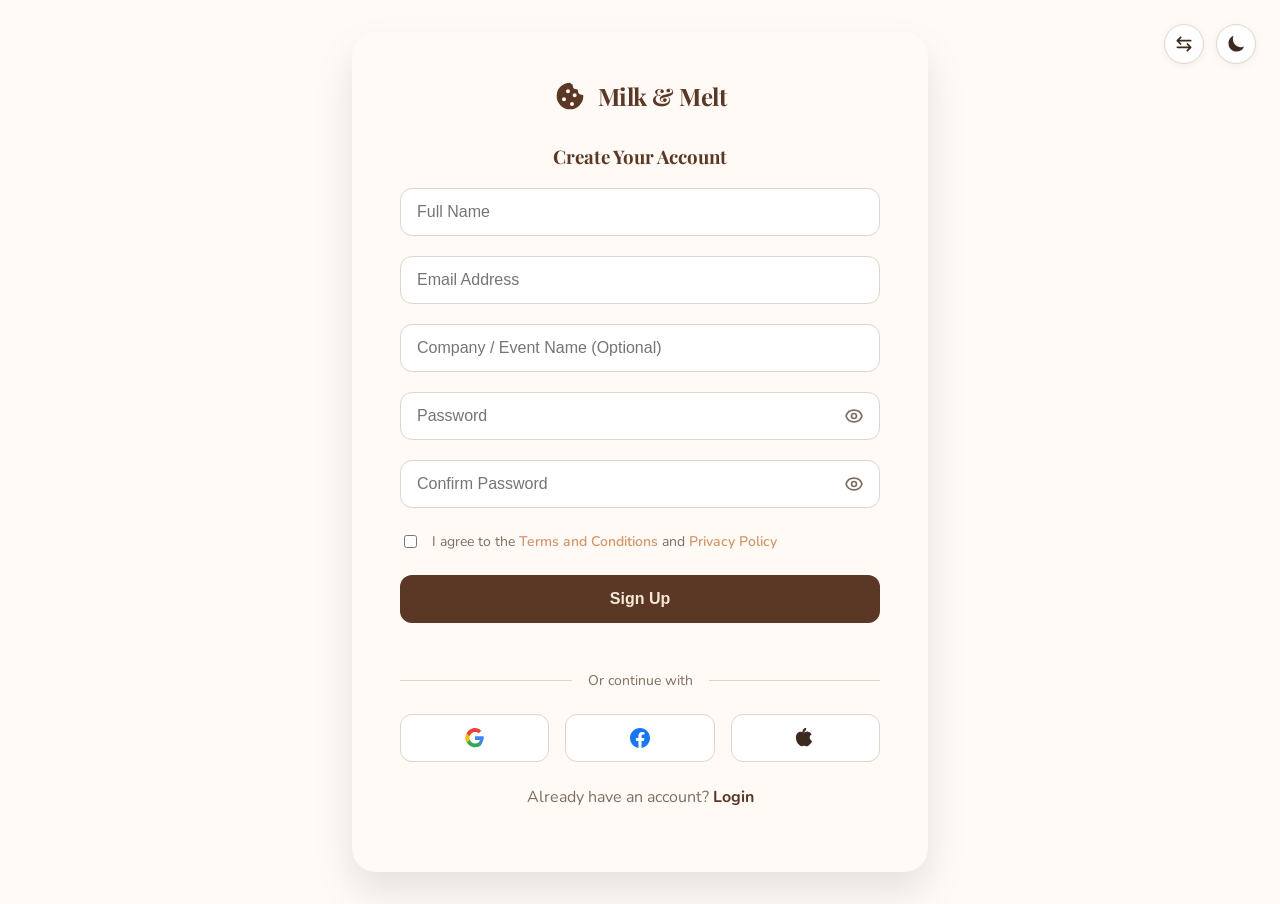
<file: signup.html>
<!DOCTYPE html>
<html lang="en" dir="ltr" data-theme="light">

<head>
    <meta charset="UTF-8">
    <meta name="viewport" content="width=device-width, initial-scale=1.0">
    <title>Sign Up | Milk & Melt</title>
    <link
        href="https://fonts.googleapis.com/css2?family=Nunito:wght@400;600;700&family=Playfair+Display:wght@700;900&display=swap"
        rel="stylesheet">
    <link rel="icon" type="image/svg+xml"
        href="data:image/svg+xml,%3Csvg viewBox='0 0 24 24' fill='%235A3825' xmlns='http://www.w3.org/2000/svg'%3E%3Cpath d='M12 2a10 10 0 1 0 10 10 1 1 0 0 0-1-1 3 3 0 0 1-3-3 1 1 0 0 0-1-1 3 3 0 0 1-3-3 1 1 0 0 0-1-1zm-1.5 5a1.5 1.5 0 1 1 0 3 1.5 1.5 0 0 1 0-3zm-3 6a1.5 1.5 0 1 1 0 3 1.5 1.5 0 0 1 0-3zm6 3.5a1.5 1.5 0 1 1 0 3 1.5 1.5 0 0 1 0-3zm2-6.5a1.5 1.5 0 1 1 0 3 1.5 1.5 0 0 1 0-3z'/%3E%3C/svg%3E">
    <link rel="stylesheet" href="assets/css/auth.css">
    <script>
        (function () {
            const savedTheme = localStorage.getItem('mcb-theme') || 'light';
            document.documentElement.setAttribute('data-theme', savedTheme);
        })();
    </script>
</head>

<body>

    <div class="top-controls">

        <button id="rtlToggle" class="control-btn" title="Toggle RTL">

            <svg viewBox="0 0 24 24" fill="none" stroke="currentColor" stroke-width="2" stroke-linecap="round"
                stroke-linejoin="round" width="20" height="20">

                <path d="M20 8H4M4 8l4-4M4 8l4 4M4 16h16M20 16l-4-4M20 16l-4 4" />

            </svg>

        </button>
        <button id="themeToggle" class="control-btn" title="Toggle Theme">
            <svg xmlns="http://www.w3.org/2000/svg" viewBox="0 0 24 24" fill="currentColor" width="20" height="20">
                <path
                    d="M21.752 15.002A9.718 9.718 0 0118 15.75c-5.385 0-9.75-4.365-9.75-9.75 0-1.33.266-2.597.748-3.752A9.753 9.753 0 003 11.25C3 16.635 7.365 21 12.75 21a9.753 9.753 0 009.002-5.998z" />
            </svg>
        </button>
    </div>

    <div class="auth-wrapper">


        <!-- Right Side: Signup Form -->
        <div class="auth-right">
            <div class="auth-card">
                <a class="navbar-brand" href="index.html">
                    <svg viewBox="0 0 24 24" xmlns="http://www.w3.org/2000/svg">
                        <path
                            d="M12 2a10 10 0 1 0 10 10 1 1 0 0 0-1-1 3 3 0 0 1-3-3 1 1 0 0 0-1-1 3 3 0 0 1-3-3 1 1 0 0 0-1-1zm-1.5 5a1.5 1.5 0 1 1 0 3 1.5 1.5 0 0 1 0-3zm-3 6a1.5 1.5 0 1 1 0 3 1.5 1.5 0 0 1 0-3zm6 3.5a1.5 1.5 0 1 1 0 3 1.5 1.5 0 0 1 0-3zm2-6.5a1.5 1.5 0 1 1 0 3 1.5 1.5 0 0 1 0-3z" />
                    </svg>
                    Milk & Melt
                </a>

                <!-- 3. Heading -->
                <h3 class="font-heading text-center mb-4" style="color: var(--primary-color);text-align: center;">Create
                    Your Account</h3>

                <form>
                    <!-- 4. Name Input -->
                    <div class="form-group">
                        <div class="input-container">
                            <input type="text" class="auth-input" placeholder="Full Name" required>
                        </div>
                    </div>

                    <!-- 5. Email Input -->
                    <div class="form-group">
                        <div class="input-container">
                            <input type="email" class="auth-input" placeholder="Email Address" required>
                        </div>
                    </div>

                    <!-- 6. Company / Event Name Input -->
                    <div class="form-group">
                        <div class="input-container">
                            <input type="text" class="auth-input" placeholder="Company / Event Name (Optional)">
                        </div>
                    </div>

                    <!-- 7. Password Input with Toggle -->
                    <div class="form-group">
                        <div class="input-container">
                            <input type="password" id="signupPassword" class="auth-input" placeholder="Password"
                                required>
                            <button type="button" class="password-toggle" data-target="signupPassword">
                                <svg xmlns="http://www.w3.org/2000/svg" width="20" height="20" viewBox="0 0 24 24"
                                    fill="none" stroke="currentColor" stroke-width="2">
                                    <path d="M15 12a3 3 0 11-6 0 3 3 0 016 0z" />
                                    <path
                                        d="M2.458 12C3.732 7.943 7.523 5 12 5c4.478 0 8.268 2.943 9.542 7-1.274 4.057-5.064 7-9.542 7-4.477 0-8.268-2.943-9.542-7z" />
                                </svg>
                            </button>
                        </div>
                    </div>

                    <!-- 8. Confirm Password Input with Toggle -->
                    <div class="form-group">
                        <div class="input-container">
                            <input type="password" id="confirmPassword" class="auth-input"
                                placeholder="Confirm Password" required>
                            <button type="button" class="password-toggle" data-target="confirmPassword">
                                <svg xmlns="http://www.w3.org/2000/svg" width="20" height="20" viewBox="0 0 24 24"
                                    fill="none" stroke="currentColor" stroke-width="2">
                                    <path d="M15 12a3 3 0 11-6 0 3 3 0 016 0z" />
                                    <path
                                        d="M2.458 12C3.732 7.943 7.523 5 12 5c4.478 0 8.268 2.943 9.542 7-1.274 4.057-5.064 7-9.542 7-4.477 0-8.268-2.943-9.542-7z" />
                                </svg>
                            </button>
                        </div>
                    </div>

                    <!-- 9. Terms and Conditions -->
                    <label class="checkbox-container">
                        <input type="checkbox" required>
                        <span>I agree to the <a href="#">Terms and Conditions</a> and <a href="#">Privacy
                                Policy</a></span>
                    </label>

                    <!-- 10. Sign Up Button -->
                    <button type="submit" class="auth-btn">Sign Up</button>

                    <!-- 11. Divider -->
                    <div class="divider">Or continue with</div>

                    <div class="social-row">
                        <button type="button" class="social-btn" title="Google">
                            <svg width="20" height="20" viewBox="0 0 24 24" xmlns="http://www.w3.org/2000/svg">
                                <path
                                    d="M22.56 12.25c0-.78-.07-1.53-.2-2.25H12v4.26h5.92c-.26 1.37-1.04 2.53-2.21 3.31v2.77h3.57c2.08-3.27 3.28-8.11 3.28-8.09z"
                                    fill="#4285F4" />
                                <path
                                    d="M12 23c3.04 0 5.59-1 7.46-2.71l-3.57-2.77c-1.03.7-2.35 1.11-3.89 1.11-2.99 0-5.51-2.02-6.41-4.74H1.95v2.82C3.81 20.33 7.64 23 12 23z"
                                    fill="#34A853" />
                                <path
                                    d="M5.59 13.89c-.24-.7-.37-1.44-.37-2.22s.13-1.52.37-2.22V6.63H1.95a10.94 10.94 0 000 10.74l3.64-2.82z"
                                    fill="#FBBC05" />
                                <path
                                    d="M12 4.75c1.65 0 3.13.57 4.29 1.68l3.22-3.22C17.58 1.41 15.03 0 12 0 7.64 0 3.81 2.67 1.95 6.63l3.64 2.82c.9-2.72 3.42-4.74 6.41-4.74z"
                                    fill="#EA4335" />
                            </svg>
                        </button>
                        <button type="button" class="social-btn" title="Facebook">
                            <svg width="20" height="20" viewBox="0 0 24 24" xmlns="http://www.w3.org/2000/svg"
                                fill="#1877F2">
                                <path
                                    d="M24 12.073c0-6.627-5.373-12-12-12s-12 5.373-12 12c0 5.99 4.388 10.954 10.125 11.854v-8.385H7.078v-3.47h3.047V9.43c0-3.007 1.792-4.669 4.533-4.669 1.312 0 2.686.235 2.686.235v2.953H15.83c-1.491 0-1.956.925-1.956 1.874v2.25h3.328l-.532 3.47h-2.796v8.385C19.612 23.027 24 18.062 24 12.073z" />
                            </svg>
                        </button>
                        <button type="button" class="social-btn" title="Apple">
                            <svg width="20" height="20" viewBox="0 0 24 24" xmlns="http://www.w3.org/2000/svg"
                                fill="currentColor">
                                <path
                                    d="M17.05 20.28c-.98.95-2.05 1.72-3.2 1.72-1.12 0-1.52-.69-2.92-.69-1.41 0-1.85.67-2.92.67-1.11 0-2.18-.75-3.21-1.74-2.11-2.02-3.7-5.71-3.7-8.63 0-4.66 2.87-7.11 5.61-7.11 1.44 0 2.81.89 3.69.89.87 0 2.45-1.06 4.13-1.06 1.76 0 4.14.9 5.48 3.51-3.43 1.45-2.88 6.38.52 7.78-.71 1.79-1.64 3.53-3.48 4.66zm-4.77-16.71c.77-1 1.3-2.38 1.3-3.57 0-.17-.02-.34-.05-.51-1.1.04-2.43.76-3.22 1.72-.7.86-1.33 2.25-1.33 3.43 0 .19.03.38.07.51.13.01.27.02.4.02.99 0 2.1-.56 2.83-1.6z" />
                            </svg>
                        </button>
                    </div>

                    <!-- 13. Footer Link -->
                    <p class="footer-link">Already have an account? <a href="login.html">Login</a></p>
                </form>
            </div>
        </div>
    </div>

    <script src="assets/js/auth.js"></script>
</body>

</html>
</file>
<file: assets/css/style.css>
/* ==========================================================================
   MILK & COOKIE BAR - CORE STYLES
   ========================================================================== */

/* Google Fonts Import */
@import url('https://fonts.googleapis.com/css2?family=Nunito:wght@300;400;600;700&family=Playfair+Display:ital,wght@0,400;0,600;0,700;1,400&display=swap');

/* --- CSS VARIABLES (Design Tokens) --- */
:root {
  /* Brand Colors (Light Mode Default) */
  --mcb-primary: #5A3825;
  /* Chocolate Brown */
  --mcb-secondary: #F6E7D8;
  /* Warm Cream */
  --mcb-accent: #D4956A;
  /* Warm Caramel / Toffee */

  --mcb-bg-color: #FFFAF5;
  /* Warm Off-White */
  --mcb-text-color: #5A3825;
  /* Dark Brown Text */
  --mcb-text-muted: #8A644D;

  /* Cards & Surface */
  --mcb-surface: #FFFFFF;
  --mcb-surface-border: #E8D5C4;

  /* Navbar / Footer */
  --mcb-nav-bg: #FFFAF5;
  --mcb-nav-text: #5A3825;
  --mcb-footer-bg: #F6E7D8;
  --mcb-footer-text: #5A3825;

  /* Typography */
  --mcb-font-heading: 'Playfair Display', serif;
  --mcb-font-body: 'Nunito', sans-serif;

  /* Transitions */
  --mcb-transition: all 0.3s cubic-bezier(0.25, 0.8, 0.25, 1);

  --mcb-hero-overlay: rgba(255, 250, 245, 0.82);
}

/* Dark Mode Overrides */
[data-theme="dark"] {
  --mcb-primary: #F6E7D8;
  /* Primary becomes light in dark mode for contrast */
  --mcb-secondary: #5A3825;

  --mcb-bg-color: #1C110A;
  /* Rich Espresso Dark */
  --mcb-text-color: #F6E7D8;
  /* Cream Text */
  --mcb-text-muted: #B39B8A;

  --mcb-surface: #2A1A10;
  /* Lighter brown for cards */
  --mcb-surface-border: #3D2618;

  --mcb-nav-bg: #1C110A;
  --mcb-nav-text: #F6E7D8;
  --mcb-footer-bg: #0D0805;
  --mcb-footer-text: #F6E7D8;

  --mcb-hero-overlay: rgba(28, 17, 10, 0.85);
}

/* --- GLOBAL STYLES --- */
html, body {
  font-family: var(--mcb-font-body);
  background-color: var(--mcb-bg-color);
  color: var(--mcb-text-color);
  transition: background-color 0.4s ease, color 0.4s ease;
  overflow-x: hidden;
  max-width: 100%;
}

h1,
h2,
h3,
h4,
h5,
h6,
.display-1,
.display-2,
.display-3,
.display-4,
.display-5,
.display-6 {
  font-family: var(--mcb-font-heading);
  font-weight: 700;
  color: var(--mcb-text-color);
}

p {
  line-height: 1.7;
}

a {
  color: var(--mcb-accent);
  text-decoration: none;
  transition: var(--mcb-transition);
}

a:hover {
  color: var(--mcb-primary);
}

/* Override text-muted for theme compatibility */
.text-muted {
  color: var(--mcb-text-muted) !important;
}

/* --- CUSTOM BUTTONS --- */
.btn-brand-primary {
  background-color: #5A3825 !important;
  color: #F6E7D8 !important;
  border: 2px solid #5A3825 !important;
  padding: 0.6rem 1.5rem;
  border-radius: 8px;
  font-family: var(--mcb-font-body);
  font-weight: 600;
  transition: var(--mcb-transition);
}

.btn-brand-primary:hover {
  background-color: var(--mcb-accent) !important;
  border-color: var(--mcb-accent) !important;
  color: #fff !important;
}

.btn-brand-outline {
  background-color: transparent !important;
  color: var(--mcb-text-color) !important;
  border: 2px solid var(--mcb-text-color) !important;
  padding: 0.6rem 1.5rem;
  border-radius: 8px;
  font-weight: 600;
  transition: var(--mcb-transition);
}

.btn-brand-outline:hover {
  background-color: var(--mcb-text-color) !important;
  color: var(--mcb-bg-color) !important;
}

/* Special Pre-order CTA in Nav */
.nav-cta {
  background-color: #5A3825;
  color: #F6E7D8 !important;
  border-radius: 50px;
  padding: 0.5rem 1.25rem !important;
  margin-inline-start: 1rem;
  transition: var(--mcb-transition);
}

.nav-cta:hover {
  background-color: var(--mcb-accent);
  color: #fff !important;
  transform: translateY(-2px);
}

[data-theme="dark"] .nav-cta {
  background-color: var(--mcb-accent);
  color: #1C110A !important;
}

[data-theme="dark"] .nav-cta:hover {
  background-color: #F6E7D8;
}

/* --- GLOBAL PAGE HERO (ABOUT STYLE) --- */
.about-hero {
  padding: 160px 0 100px;
  background-color: var(--mcb-secondary);
  background-size: cover;
  background-position: center;
  position: relative;
  overflow: hidden;
  text-align: center;
}

.about-hero::before {
  content: "";
  position: absolute;
  inset: 0;
  opacity: 0.1;
  background-image: url("data:image/svg+xml,%3Csvg width='40' height='40' viewBox='0 0 40 40' xmlns='http://www.w3.org/2000/svg'%3E%3Ccircle cx='20' cy='20' r='2' fill='%235A3825'/%3E%3C/svg%3E");
  background-repeat: repeat;
  pointer-events: none;
}

[data-theme="dark"] .about-hero {
  background-color: var(--mcb-bg-color);
  /* Slightly darker in dark mode or keep secondary */
  border-bottom: 1px solid var(--mcb-surface-border);
}

[data-theme="dark"] .about-hero::before {
  background-image: url("data:image/svg+xml,%3Csvg width='40' height='40' viewBox='0 0 40 40' xmlns='http://www.w3.org/2000/svg'%3E%3Ccircle cx='20' cy='20' r='2' fill='%23F6E7D8'/%3E%3C/svg%3E");
  opacity: 0.05;
}

/* Controls (Theme & RTL Buttons) */
.control-btn {
  background: transparent;
  border: 1px solid var(--mcb-text-color);
  color: var(--mcb-text-color);
  width: 40px;
  height: 40px;
  border-radius: 8px;
  /* Rounded rectangle as requested */
  display: flex;
  align-items: center;
  justify-content: center;
  margin-inline: 0.25rem;
  transition: var(--mcb-transition);
  cursor: pointer;
}

.control-btn:hover {
  background: var(--mcb-accent);
  color: #fff;
  border-color: var(--mcb-accent);
}

/* --- NAVIGATION --- */
.navbar {
  background-color: var(--mcb-nav-bg);
  transition: background-color 0.4s ease, box-shadow 0.3s ease;
  padding: 1rem 0;
  z-index: 1050 !important;
}

.navbar.scrolled {
  box-shadow: 0 4px 20px rgba(0, 0, 0, 0.05);
}

[data-theme="dark"] .navbar.scrolled {
  box-shadow: 0 4px 20px rgba(0, 0, 0, 0.5);
}

/* Custom Navbar Expansion at 1025px */
.navbar-expand-custom .navbar-toggler {
  display: block;
}

.navbar-expand-custom .navbar-collapse {
  display: none !important;
}

.navbar-expand-custom .navbar-toggler {
  display: block;
}

@media (min-width: 1025px) {
  .navbar-expand-custom .navbar-toggler {
    display: none;
  }

  /* Handle Offcanvas on Desktop */
  .navbar-expand-custom .offcanvas {
    position: static;
    visibility: visible;
    transform: none;
    transition: none;
    display: flex;
    flex-grow: 1;
    background: transparent !important;
    width: auto;
    height: auto;
    border: none;
    z-index: auto;
    overflow: visible;
  }

  .navbar-expand-custom .offcanvas-header {
    display: none;
  }

  .navbar-expand-custom .offcanvas-body {
    display: flex;
    padding: 0;
    overflow: visible;
    width: 100%;
    background: transparent !important;
    position: static;
  }

  .navbar-expand-custom .navbar-nav {
    flex-direction: row;
    align-items: center;
    width: auto;
  }

  .navbar-expand-custom .navbar-collapse-content {
    display: flex;
    align-items: center;
    justify-content: space-between;
    width: 100%;
  }
}

[data-theme="dark"] .btn-close {
  filter: invert(1) grayscale(100%) brightness(200%);
}

.navbar-brand {
  font-family: var(--mcb-font-heading);
  font-weight: 700;
  color: var(--mcb-text-color) !important;
  display: flex;
  align-items: center;
  gap: 0.5rem;
  font-size: 1.5rem;
}

.navbar-brand svg {
  fill: var(--mcb-text-color);
  width: 32px;
  height: 32px;
}

.nav-link {
  color: var(--mcb-text-color) !important;
  font-weight: 600;
  position: relative;
  padding-inline: 1rem !important;
  transition: var(--mcb-transition);
}

.nav-link:hover {
  color: var(--mcb-accent) !important;
}

.nav-link.active {
  color: var(--mcb-accent) !important;
}

/* Home Dropdown vs Separate Links */
@media (max-width: 1024.98px) {
  .desktop-only-home {
    display: none !important;
  }
}

@media (min-width: 1025px) {
  .mobile-only-home {
    display: none !important;
  }
}

.nav-link.active::after {
  content: "";
  position: absolute;
  bottom: 0;
  left: 1rem;
  right: 1rem;
  height: 2px;
  background-color: #5A3825;
}

[data-theme="dark"] .nav-link.active::after {
  background-color: var(--mcb-accent);
}

/* Dropdown Menu Styles */
.nav-item.dropdown {
  position: relative;
}

.dropdown-menu {
  position: absolute !important;
  top: calc(100% + 0.25rem) !important;
  left: 0 !important;
  min-width: 12rem;
  background-color: rgba(255, 250, 245, 0.95);
  backdrop-filter: blur(10px);
  border: 1px solid var(--mcb-surface-border);
  box-shadow: 0 10px 30px rgba(0, 0, 0, 0.1);
  border-radius: 12px;
  padding: 0.5rem;
  z-index: 1060;
  margin: 0;
}

[data-theme="dark"] .dropdown-menu {
  background-color: rgba(28, 17, 10, 0.95);
  border-color: var(--mcb-surface-border);
}

.dropdown-item {
  color: var(--mcb-text-color);
  font-weight: 600;
  border-radius: 8px;
  padding: 0.6rem 1rem;
  transition: var(--mcb-transition);
}

.dropdown-item:hover,
.dropdown-item.active {
  background-color: var(--mcb-primary);
  color: var(--mcb-secondary) !important;
}

.dropdown-toggle::after {
  vertical-align: middle;
  margin-left: 0.5rem;
}


/* Mobile Offcanvas Tweak */
@media (max-width: 1024.98px) {
  .offcanvas {
    background-color: var(--mcb-nav-bg);
  }

  .offcanvas-header {
    border-bottom: 1px solid var(--mcb-surface-border);
  }

  .nav-cta {
    margin-inline-start: 0;
    margin-top: 1rem;
    text-align: center;
  }

  .navbar-toggler {
    border-color: var(--mcb-text-color);
  }

  .navbar-toggler-icon {
    background-image: none;
    position: relative;
    display: flex;
    align-items: center;
    justify-content: center;
  }

  .navbar-toggler-icon::before {
    content: "\2630";
    /* Hamburger icon fallback */
    color: var(--mcb-text-color);
    font-size: 1.5rem;
  }
}

/* --- FOOTER --- */
.site-footer {
  background-color: var(--mcb-footer-bg);
  color: var(--mcb-footer-text);
  padding: 5rem 0 2rem;
  margin-top: 4rem;
}

.site-footer .footer-brand {
  font-family: var(--mcb-font-heading);
  font-size: 1.5rem;
  font-weight: 700;
  color: var(--mcb-footer-text);
  text-decoration: none;
  display: flex;
  align-items: center;
  gap: 0.5rem;
  margin-bottom: 1.5rem;
}

.site-footer .footer-brand svg {
  fill: var(--mcb-footer-text);
  width: 36px;
  height: 36px;
}

.site-footer h5 {
  color: var(--mcb-accent);
  font-weight: 700;
  margin-bottom: 1.5rem;
  text-transform: uppercase;
  font-size: 0.9rem;
  letter-spacing: 1px;
}

.site-footer ul {
  padding: 0;
  list-style: none;
}

.site-footer ul li {
  margin-bottom: 0.8rem;
}

.site-footer ul li a {
  color: var(--mcb-footer-text);
  opacity: 0.8;
  transition: var(--mcb-transition);
}

.site-footer ul li a:hover {
  opacity: 1;
  color: var(--mcb-accent);
  padding-inline-start: 5px;
  /* slight nudge */
}

.social-icons a {
  display: inline-flex;
  align-items: center;
  justify-content: center;
  width: 40px;
  height: 40px;
  border-radius: 50%;
  background: rgba(255, 255, 255, 0.1);
  color: var(--mcb-footer-text);
  margin-inline-end: 0.5rem;
  transition: var(--mcb-transition);
}

.social-icons a:hover {
  background: var(--mcb-accent);
  color: #fff;
  transform: translateY(-3px);
}

.footer-bottom {
  margin-top: 3rem;
  padding-top: 1.5rem;
  border-top: 1px solid rgba(255, 255, 255, 0.1);
  text-align: center;
  font-size: 0.9rem;
  opacity: 0.8;
}

/* Newsletter Input Group */
.newsletter-form .form-control {
  background: rgba(255, 255, 255, 0.05);
  border: 1px solid rgba(90, 56, 37, 0.1);
  color: var(--mcb-footer-text);
  border-radius: 12px;
  padding: 0.8rem 1.25rem;
}

[data-theme="dark"] .newsletter-form .form-control {
  background: rgba(255, 255, 255, 0.1);
  border-color: rgba(255, 255, 255, 0.2);
  color: #fff;
}

[data-theme="dark"] .newsletter-form .form-control::placeholder {
  color: rgba(255, 255, 255, 0.5);
}

[data-theme="dark"] .newsletter-form .btn {
  background: var(--mcb-accent);
  color: #1C110A;
}

.newsletter-form .form-control:focus {
  background: var(--mcb-surface);
  box-shadow: 0 0 0 4px rgba(212, 149, 106, 0.1);
  border-color: var(--mcb-accent);
  color: var(--mcb-text-color);
}

.newsletter-form .btn {
  background: var(--mcb-primary);
  color: #fff;
  border: none;
  border-radius: 12px;
  padding: 0.8rem 1.5rem;
  font-weight: 700;
  transition: var(--mcb-transition);
}

.newsletter-form .btn:hover {
  background: var(--mcb-accent);
  color: #fff;
  transform: translateY(-2px);
  box-shadow: 0 5px 15px rgba(212, 149, 106, 0.3);
}

[data-theme="dark"] .newsletter-form .btn:hover {
  background: #F6E7D8;
  color: #1C110A;
}

/* --- BACK TO TOP BUTTON --- */
#backToTop {
  position: fixed;
  bottom: 30px;
  right: 30px;
  width: 45px;
  height: 45px;
  background-color: var(--mcb-primary);
  color: var(--mcb-bg-color);
  border: none;
  border-radius: 50%;
  display: flex;
  align-items: center;
  justify-content: center;
  font-size: 1.2rem;
  opacity: 0;
  visibility: hidden;
  transition: var(--mcb-transition);
  z-index: 1000;
  box-shadow: 0 4px 10px rgba(0, 0, 0, 0.15);
}

[dir="rtl"] #backToTop {
  right: auto;
  left: 30px;
}

#backToTop.show {
  opacity: 1;
  visibility: visible;
}

#backToTop:hover {
  background-color: var(--mcb-accent);
  transform: translateY(-3px);
}

/* --- CARDS & SURFACES --- */
.mcb-card {
  background-color: var(--mcb-surface);
  border: 1px solid var(--mcb-surface-border);
  border-radius: 16px;
  transition: var(--mcb-transition);
  height: 100%;
  display: flex;
  flex-direction: column;
  overflow: visible;
}

.mcb-card:hover {
  transform: translateY(-5px);
  box-shadow: 0 10px 30px rgba(0, 0, 0, 0.08);
}

[data-theme="dark"] .mcb-card:hover {
  box-shadow: 0 10px 30px rgba(0, 0, 0, 0.4);
}

.mcb-card-img-wrap {
  position: relative;
  padding-top: 75%;
  /* 4:3 aspect ratio */
  overflow: hidden;
}

.mcb-card-img-wrap img {
  position: absolute;
  top: 0;
  left: 0;
  width: 100%;
  height: 100%;
  object-fit: cover;
  transition: transform 0.5s ease;
}

.mcb-card:hover .mcb-card-img-wrap img {
  transform: scale(1.05);
}

.mcb-card-body {
  padding: 1.5rem;
  display: flex;
  flex-direction: column;
  flex-grow: 1;
}

.mcb-card-title {
  font-family: var(--mcb-font-heading);
  font-weight: 700;
  margin-bottom: 0.5rem;
  font-size: 1.25rem;
}

.mcb-card-price {
  color: var(--mcb-accent);
  font-weight: 700;
  font-size: 1.1rem;
  margin-bottom: 1rem;
}

.mcb-card-footer {
  margin-top: auto;
  padding-top: 1rem;
  border-top: 1px solid var(--mcb-surface-border);
}

/* --- UTILITY CLASSES --- */
.bg-warm {
  background-color: var(--mcb-bg-color);
}

.bg-primary {
  background-color: var(--mcb-primary) !important;
  color: var(--mcb-secondary) !important;
}

.bg-accent {
  background-color: var(--mcb-accent) !important;
  color: #fff !important;
}

.text-primary {
  color: var(--mcb-primary) !important;
}

.text-accent {
  color: var(--mcb-accent) !important;
}

.section-padding {
  padding: 5rem 0;
}

.section-title {
  font-size: 2.5rem;
  margin-bottom: 1rem;
  text-align: center;
}

.section-subtitle {
  text-align: center;
  color: var(--mcb-text-muted);
  max-width: 600px;
  margin: 0 auto 3rem;
  font-size: 1.1rem;
}

/* Form Styles */
.form-control,
.form-select {
  background-color: var(--mcb-surface);
  border: 1px solid var(--mcb-surface-border);
  color: var(--mcb-text-color);
  padding: 0.8rem 1rem;
  border-radius: 8px;
}

.form-control:focus,
.form-select:focus {
  background-color: var(--mcb-surface);
  color: var(--mcb-text-color);
  border-color: var(--mcb-accent);
  box-shadow: 0 0 0 0.25rem rgba(212, 149, 106, 0.25);
}

/* Global Table Dark Mode */
[data-theme="dark"] .table {
  color: var(--mcb-text-color) !important;
  background-color: transparent !important;
}

[data-theme="dark"] .table thead th {
  background-color: rgba(255, 255, 255, 0.05) !important;
  color: var(--mcb-accent) !important;
  border-color: var(--mcb-surface-border) !important;
}

[data-theme="dark"] .table td {
  border-color: var(--mcb-surface-border) !important;
  color: var(--mcb-text-color) !important;
}

/* Auth Pages Split Layout */
.auth-split-wrapper {
  min-height: 100vh;
  display: flex;
}

.auth-split-img {
  flex: 1;
  background-size: cover;
  background-position: center;
  display: none;
}

@media (min-width: 992px) {
  .auth-split-img {
    display: block;
  }
}

.auth-split-content {
  flex: 1;
  display: flex;
  align-items: center;
  justify-content: center;
  padding: 3rem;
  background-color: var(--mcb-bg-color);
}

.auth-box {
  width: 100%;
  max-width: 450px;
}

/* New Hero Section for Home 1 */
.hero-home-1 {
  position: relative;
  min-height: 100vh;
  display: flex;
  align-items: center;
  overflow: hidden;
  background-color: var(--mcb-bg-color);
  background-image: linear-gradient(var(--mcb-hero-overlay), var(--mcb-hero-overlay)), url('../images/hero-bg.png');
  background-size: cover;
  background-position: center;
}

[data-theme="dark"] .hero-home-1 {
  background-image: radial-gradient(circle at center, #2A1A10 0%, var(--mcb-bg-color) 70%);
}

.hero-content {
  position: relative;
  z-index: 2;
}

.hero-img-wrap {
  position: relative;
  z-index: 1;
}

.hero-img-wrap img {
  border-radius: 20px;
  box-shadow: 0 20px 40px rgba(0, 0, 0, 0.1);
}

[data-theme="dark"] .hero-img-wrap img {
  box-shadow: 0 20px 40px rgba(0, 0, 0, 0.5);
}

/* --- HOME 1 SPECIFIC COMPONENTS --- */

/* Rotating Badge */
.rotating-badge {
  position: absolute;
  top: -20px;
  right: -20px;
  width: 120px;
  height: 120px;
  background: var(--mcb-accent);
  color: #fff;
  border-radius: 50%;
  display: flex;
  align-items: center;
  justify-content: center;
  text-align: center;
  font-family: var(--mcb-font-heading);
  font-weight: bold;
  font-size: 0.9rem;
  padding: 1rem;
  box-shadow: 0 4px 15px rgba(0, 0, 0, 0.1);
  animation: spin 10s linear infinite;
  z-index: 10;
}

@keyframes spin {
  100% {
    transform: rotate(360deg);
  }
}

/* Image Placeholders */
.placeholder-circle {
  width: 100%;
  aspect-ratio: 1;
  border-radius: 50%;
  background: linear-gradient(135deg, var(--mcb-primary), var(--mcb-accent));
  display: flex;
  align-items: center;
  justify-content: center;
}

.placeholder-rect {
  width: 100%;
  height: 100%;
  min-height: 400px;
  border-radius: 24px;
  background: linear-gradient(135deg, var(--mcb-primary), var(--mcb-accent));
}

/* Stats Bar */
.stats-bar {
  background-color: var(--mcb-primary);
  color: #F6E7D8;
  padding: 3rem 0;
}

[data-theme="dark"] .stats-bar {
  background-color: #0D0805;
}

.stat-number {
  font-family: var(--mcb-font-heading);
  font-size: 3.5rem;
  font-weight: 700;
  color: var(--mcb-accent);
  line-height: 1;
  margin-bottom: 0.5rem;
}

.stat-label {
  font-size: 1.1rem;
  opacity: 0.9;
}

/* Categories Grid */
.category-card {
  text-align: center;
  padding: 2rem;
  border-radius: 16px;
  background: var(--mcb-surface);
  border: 1px solid var(--mcb-surface-border);
  transition: var(--mcb-transition);
  height: 100%;
}

.category-card:hover {
  transform: translateY(-5px);
  border-color: var(--mcb-accent);
  box-shadow: 0 10px 20px rgba(0, 0, 0, 0.05);
}

.category-icon {
  width: 120px;
  height: 120px;
  margin: 0 auto 1.5rem;
  background: var(--mcb-secondary);
  border-radius: 50%;
  display: flex;
  align-items: center;
  justify-content: center;
  color: var(--mcb-primary);
  overflow: hidden;
  /* Added to clip images to circle */
}

.category-icon img {
  width: 100%;
  height: 100%;
  object-fit: cover;
}

[data-theme="dark"] .category-icon {
  background: var(--mcb-primary);
  color: var(--mcb-bg-color);
}

/* Signature Cookies (Horizontal Scroll or Grid) */
.cookie-card {
  text-align: center;
  padding: 1.5rem;
  background: var(--mcb-surface);
  border-radius: 24px;
  border: 1px solid var(--mcb-surface-border);
  transition: var(--mcb-transition);
  height: 100%;
  display: flex;
  flex-direction: column;
}

.cookie-card:hover {
  transform: translateY(-5px);
  box-shadow: 0 10px 30px rgba(0, 0, 0, 0.08);
}

.cookie-card-img-wrap {
  width: calc(100% + 3rem);
  margin: -1.5rem -1.5rem 1.5rem -1.5rem;
  border-radius: 22px 22px 0 0;
  overflow: hidden;
  position: relative;
  aspect-ratio: 4/3;
}

.cookie-card-img-wrap img {
  position: absolute;
  top: 0;
  left: 0;
  width: 100%;
  height: 100%;
  object-fit: cover;
  transition: transform 0.5s ease;
}

.cookie-card:hover .cookie-card-img-wrap img {
  transform: scale(1.05);
}

.cookie-tags {
  font-size: 0.8rem;
  color: var(--mcb-accent);
  text-transform: uppercase;
  letter-spacing: 1px;
  margin-bottom: 0.5rem;
}

/* Dipping Sauce Selector */
.sauce-pill {
  display: inline-block;
  padding: 1rem 2rem;
  background: var(--mcb-surface);
  border: 1px solid var(--mcb-surface-border);
  border-radius: 50px;
  margin: 0.5rem;
  cursor: pointer;
  transition: var(--mcb-transition);
  font-weight: 600;
}

.sauce-pill:hover {
  border-color: var(--mcb-accent);
}

.sauce-pill.active {
  background: var(--mcb-primary);
  color: #F6E7D8;
  border-color: var(--mcb-primary);
}

/* Pre-Order Steps */
.step-container {
  display: flex;
  justify-content: space-between;
  position: relative;
}

.step-container::before {
  display: none;
}

.step-item {
  text-align: center;
  position: relative;
  z-index: 1;
  width: 30%;
}

@media (max-width: 767.98px) {
  .step-container {
    flex-direction: column;
    gap: 3rem;
  }

  .step-container::before {
    display: none;
  }

  .step-item {
    width: 100%;
  }
}

.step-number {
  width: 60px;
  height: 60px;
  background: var(--mcb-primary);
  color: var(--mcb-secondary);
  border-radius: 50%;
  display: flex;
  align-items: center;
  justify-content: center;
  font-family: var(--mcb-font-heading);
  font-size: 1.5rem;
  margin: 0 auto 1rem;
  border: 4px solid var(--mcb-bg-color);
}

/* Testimonial Cards */
.testimonial-card {
  background: var(--mcb-secondary);
  padding: 2rem;
  border-radius: 24px;
  height: 100%;
}

[data-theme="dark"] .testimonial-card {
  background: var(--mcb-surface);
}

.star-rating {
  color: var(--mcb-accent);
  font-size: 1.2rem;
  margin-bottom: 1rem;
}

.avatar-circle {
  width: 50px;
  height: 50px;
  background: var(--mcb-primary);
  color: var(--mcb-secondary);
  border-radius: 50%;
  display: flex;
  align-items: center;
  justify-content: center;
  font-weight: bold;
}

/* Instagram Strip */
.insta-grid {
  display: flex;
  width: 100%;
  overflow: hidden;
}

.insta-item {
  flex: 1;
  aspect-ratio: 1;
  background: linear-gradient(135deg, var(--mcb-accent), var(--mcb-primary));
  position: relative;
  transition: var(--mcb-transition);
}

.insta-item:hover {
  opacity: 0.8;
}

.insta-item::after {
  content: "📸";
  position: absolute;
  inset: 0;
  display: flex;
  align-items: center;
  justify-content: center;
  font-size: 2rem;
  opacity: 0;
  transition: var(--mcb-transition);
}

.insta-item:hover::after {
  opacity: 1;
}

/* --- HOME 2 (EDITORIAL) SPECIFIC COMPONENTS --- */

.hero-editorial {
  background-color: #1C110A;
  background-image: linear-gradient(rgba(28, 17, 10, 0.8), rgba(28, 17, 10, 0.8)), url('../images/gallery-hero.png');
  background-size: cover;
  background-position: center;
  color: #F6E7D8;
  min-height: 100vh;
  display: flex;
  flex-direction: column;
  justify-content: center;
  position: relative;
  overflow: hidden;
  padding-top: 100px;
  /* offset for navbar */
}

/* Floating SVG crumbs */
.crumb-float {
  position: absolute;
  animation: float 6s ease-in-out infinite;
  opacity: 0.6;
}

.crumb-float:nth-child(even) {
  animation-duration: 8s;
  animation-delay: 2s;
}

@keyframes float {
  0% {
    transform: translateY(0) rotate(0deg);
  }

  50% {
    transform: translateY(-20px) rotate(15deg);
  }

  100% {
    transform: translateY(0) rotate(0deg);
  }
}

/* 3-Image Strip below Editorial Hero */
.hero-image-strip {
  display: flex;
  width: 100%;
  height: 250px;
  margin-top: 4rem;
}

@media (max-width: 767.98px) {
  .hero-image-strip {
    flex-direction: column;
    height: auto;
    margin-top: 2rem;
  }

  .hero-image-strip .strip-img {
    height: 250px;
    flex: 0 0 250px;
    border-right: none;
    border-bottom: 2px solid #1C110A;
  }
}

.hero-image-strip .strip-img {
  flex: 1;
  background-size: cover;
  background-position: center;
  border-right: 2px solid #1C110A;
}

/* Editorial Menu Cards */
.editorial-card {
  background-color: #2A1810;
  color: #F6E7D8;
  padding: 2.5rem;
  border-radius: 12px;
  border: 1px solid transparent;
  transition: var(--mcb-transition);
  height: 100%;
  display: flex;
  flex-direction: column;
  text-align: left;
}

.editorial-card:hover {
  border-color: var(--mcb-accent);
  transform: translateY(-5px);
  box-shadow: 0 10px 30px rgba(0, 0, 0, 0.5);
}

.editorial-card .icon-wrap {
  width: 60px;
  height: 60px;
  background: var(--mcb-primary);
  border-radius: 50%;
  display: flex;
  align-items: center;
  justify-content: center;
  margin-bottom: 1.5rem;
  color: var(--mcb-accent);
  overflow: hidden;
}

.editorial-card .icon-wrap img {
  width: 100%;
  height: 100%;
  object-fit: cover;
}

/* Pricing Cards Editorial */
.pricing-card-editorial {
  background-color: var(--mcb-surface);
  border: 1px solid var(--mcb-surface-border);
  padding: 2.5rem;
  border-radius: 16px;
  height: 100%;
  position: relative;
  transition: var(--mcb-transition);
}

.pricing-card-editorial.featured {
  border: 2px solid var(--mcb-accent);
  transform: scale(1.05);
  z-index: 2;
  box-shadow: 0 15px 35px rgba(0, 0, 0, 0.1);
}

[data-theme="dark"] .pricing-card-editorial.featured {
  box-shadow: 0 15px 35px rgba(0, 0, 0, 0.5);
}

/* Flight Builder Steps */
.flight-builder-step {
  text-align: center;
  padding: 2rem;
  background: var(--mcb-surface);
  border-radius: 12px;
  border: 1px solid var(--mcb-surface-border);
  height: 100%;
}

.flight-builder-step select {
  width: 100%;
  padding: 0.8rem;
  border: 1px solid var(--mcb-surface-border);
  background: var(--mcb-bg-color);
  color: var(--mcb-text-color);
  border-radius: 8px;
  margin-top: 1rem;
}

/* Seasonal Cards */
.seasonal-card {
  position: relative;
  border-radius: 12px;
  overflow: hidden;
  aspect-ratio: 16/9;
}

.seasonal-card-bg {
  position: absolute;
  inset: 0;
  background: linear-gradient(135deg, var(--mcb-primary), var(--mcb-accent));
}

.seasonal-card-content {
  position: absolute;
  inset: 0;
  background: rgba(0, 0, 0, 0.6);
  color: #fff;
  display: flex;
  flex-direction: column;
  align-items: center;
  justify-content: center;
  text-align: center;
  padding: 2.5rem 2rem;
  transition: var(--mcb-transition);
}


.seasonal-card-content p {
  margin-bottom: auto;
}

.seasonal-card-content .btn-premium-editorial {
  margin-top: 1rem;
  margin-bottom: 0.5rem;
}

.seasonal-card:hover .seasonal-card-content {
  background: rgba(28, 17, 10, 0.6);
}

/* Video Placeholder */
.video-placeholder {
  aspect-ratio: 16/9;
  width: 100%;
  background: linear-gradient(45deg, #1C110A, #5A3825);
  border-radius: 16px;
  display: flex;
  align-items: center;
  justify-content: center;
  cursor: pointer;
  box-shadow: 0 20px 40px rgba(0, 0, 0, 0.2);
}

.video-play-btn {
  width: 80px;
  height: 80px;
  background: rgba(255, 255, 255, 0.2);
  border-radius: 50%;
  display: flex;
  align-items: center;
  justify-content: center;
  color: #fff;
  backdrop-filter: blur(5px);
  transition: var(--mcb-transition);
}

.video-placeholder:hover .video-play-btn {
  background: var(--mcb-accent);
  transform: scale(1.1);
}

/* Testimonials Snap */
.testimonials-snap {
  display: flex;
  overflow-x: auto;
  scroll-snap-type: x mandatory;
  gap: 2rem;
  padding-bottom: 2rem;
  scrollbar-width: none;
  /* Firefox */
}

.testimonials-snap::-webkit-scrollbar {
  display: none;
  /* Chrome/Safari */
}

.testimonial-snap-item {
  scroll-snap-align: center;
  min-width: 80%;
  max-width: 800px;
  flex: 0 0 auto;
}

.testimonial-quote {
  font-family: var(--mcb-font-heading);
  font-size: clamp(1.5rem, 4vw, 2.5rem);
  font-style: italic;
  line-height: 1.4;
  margin-bottom: 1.5rem;
  color: var(--mcb-primary);
}

[data-theme="dark"] .testimonial-quote {
  color: var(--mcb-accent);
}

/* Split CTA Section */
.split-cta-left {
  background-color: #1C110A;
  color: #F6E7D8;
  padding: 6rem 2rem;
  display: flex;
  flex-direction: column;
  justify-content: center;
  align-items: center;
  text-align: center;
}

.split-cta-right {
  background-color: var(--mcb-secondary);
  color: var(--mcb-primary);
  padding: 6rem 2rem;
  display: flex;
  flex-direction: column;
  justify-content: center;
  align-items: center;
  text-align: center;
}

[data-theme="dark"] .split-cta-right {
  background-color: var(--mcb-surface);
  color: var(--mcb-text-color);
}

.btn-hero-editorial {
  background-color: #D4956A;
  color: #1C110A !important;
  padding: 1rem 3rem;
  border-radius: 8px;
  transition: var(--mcb-transition);
}

.btn-hero-editorial:hover {
  background-color: #F6E7D8;
  color: #1C110A !important;
  transform: translateY(-3px);
  box-shadow: 0 10px 20px rgba(0, 0, 0, 0.2);
}

/* --- PRICING PAGE SPECIFIC --- */
.faq-accordion .accordion-item {
  background-color: var(--mcb-surface);
  border: 1px solid var(--mcb-surface-border);
  margin-bottom: 1rem;
  border-radius: 12px !important;
  overflow: hidden;
}

.faq-accordion .accordion-button {
  background-color: var(--mcb-surface);
  color: var(--mcb-text-color);
  font-family: var(--mcb-font-heading);
  font-weight: 600;
  box-shadow: none;
  padding: 1.5rem;
}

.faq-accordion .accordion-button:not(.collapsed) {
  color: var(--mcb-accent);
  background-color: var(--mcb-surface);
}

.faq-accordion .accordion-button::after {
  filter: sepia(100%) saturate(300%) hue-rotate(330deg);
}

.addons-table {
  background: var(--mcb-surface);
  border-radius: 16px;
  overflow: hidden;
  border: 1px solid var(--mcb-surface-border);
}

.addons-table th {
  background: var(--mcb-primary);
  color: #F6E7D8;
  padding: 1.2rem;
  font-family: var(--mcb-font-heading);
}

.addons-table td {
  padding: 1.2rem;
  border-bottom: 1px solid var(--mcb-surface-border);
  color: var(--mcb-text-color);
}

/* --- BLOG PAGE SPECIFIC --- */
.blog-featured-card {
  position: relative;
  border-radius: 24px;
  overflow: hidden;
  min-height: 500px;
  display: flex;
  align-items: flex-end;
  margin-bottom: 4rem;
}

.blog-featured-img {
  position: absolute;
  inset: 0;
  background-size: cover;
  background-position: center;
  transition: transform 0.8s ease;
}

.blog-featured-card:hover .blog-featured-img {
  transform: scale(1.03);
}

.blog-featured-overlay {
  position: absolute;
  inset: 0;
  background: linear-gradient(to top, rgba(28, 17, 10, 0.9) 0%, rgba(28, 17, 10, 0) 100%);
}

.blog-featured-content {
  position: relative;
  z-index: 2;
  padding: 4rem;
  color: #F6E7D8;
  max-width: 800px;
}

.blog-card {
  height: 100%;
  border-radius: 20px;
  overflow: hidden;
  background: var(--mcb-surface);
  border: 1px solid var(--mcb-surface-border);
  transition: var(--mcb-transition);
}

.blog-card:hover {
  transform: translateY(-8px);
  box-shadow: 0 15px 35px rgba(0, 0, 0, 0.1);
}

.blog-card-img {
  height: 240px;
  background-size: cover;
  background-position: center;
}

.blog-card-body {
  padding: 2rem;
}

.blog-badge {
  display: inline-block;
  padding: 0.4rem 1rem;
  background: var(--mcb-secondary);
  color: var(--mcb-primary);
  border-radius: 50px;
  font-size: 0.75rem;
  font-weight: 700;
  text-transform: uppercase;
  margin-bottom: 1rem;
}

[data-theme="dark"] .blog-badge {
  background: var(--mcb-primary);
  color: var(--mcb-bg-color);
}

.pagination .page-link {
  background-color: var(--mcb-surface);
  border-color: var(--mcb-surface-border);
  color: var(--mcb-text-color);
  padding: 0.75rem 1.25rem;
}

.pagination .page-link:hover {
  background-color: var(--mcb-secondary);
  color: var(--mcb-primary);
}

.pagination .page-item.active .page-link {
  background-color: var(--mcb-primary);
  border-color: var(--mcb-primary);
  color: #F6E7D8;
}

/* --- BLOG DETAIL --- */
.blog-post-content {
  font-size: 1.15rem;
  line-height: 1.8;
}

.blog-post-content h2 {
  margin-top: 3rem;
  margin-bottom: 1.5rem;
}

.blog-post-content blockquote {
  padding: 2rem;
  background: var(--mcb-secondary);
  border-left: 5px solid var(--mcb-accent);
  border-radius: 0 16px 16px 0;
  font-family: var(--mcb-font-heading);
  font-size: 1.5rem;
  font-style: italic;
  margin: 3rem 0;
}

[data-theme="dark"] .blog-post-content blockquote {
  background: var(--mcb-surface);
}

.sidebar-widget {
  background: var(--mcb-surface);
  padding: 2rem;
  border-radius: 16px;
  border: 1px solid var(--mcb-surface-border);
  margin-bottom: 2.5rem;
}

.widget-title {
  font-size: 1.25rem;
  margin-bottom: 1.5rem;
  position: relative;
  padding-bottom: 0.75rem;
}

.widget-title::after {
  content: "";
  position: absolute;
  bottom: 0;
  left: 0;
  width: 40px;
  height: 3px;
  background: var(--mcb-accent);
}

/* --- 404 PAGE --- */
.page-404 {
  min-height: 100vh;
  background-color: #FFFAF5;
  display: flex;
  flex-direction: column;
  align-items: center;
  justify-content: center;
  text-align: center;
  padding: 2rem;
}

.giant-404 {
  font-size: clamp(8rem, 20vw, 12rem);
  color: #5A3825;
  line-height: 1;
  margin-bottom: 1rem;
}

.cookie-wobble {
  animation: wobble 3s ease-in-out infinite;
  transform-origin: center;
  margin: 3rem 0;
}

@keyframes wobble {

  0%,
  100% {
    transform: rotate(0deg);
  }

  25% {
    transform: rotate(-5deg);
  }

  75% {
    transform: rotate(5deg);
  }
}

/* --- COMING SOON --- */
.coming-soon-wrapper {
  min-height: 100vh;
  background-color: #1C110A;
  color: #F6E7D8;
  display: flex;
  flex-direction: column;
  align-items: center;
  justify-content: center;
  text-align: center;
  padding: 3rem;
  position: relative;
  overflow: hidden;
}

.countdown-item {
  min-width: 120px;
  margin: 1rem;
}

.countdown-number {
  font-family: var(--mcb-font-heading);
  font-size: 4rem;
  font-weight: 700;
  line-height: 1;
  color: #D4956A;
}

.countdown-label {
  font-family: var(--mcb-font-body);
  text-transform: uppercase;
  letter-spacing: 2px;
  font-size: 0.9rem;
  opacity: 0.7;
}

@media (max-width: 768px) {
  .countdown-number {
    font-size: 2.5rem;
  }

  .countdown-item {
    min-width: 80px;
  }
}

/* SLIDER ARROWS */
.slider-arrow {
  position: absolute;
  top: 45%;
  transform: translateY(-50%);
  width: 50px;
  height: 50px;
  background: white;
  border: 1px solid var(--mcb-surface-border);
  border-radius: 50%;
  display: flex;
  align-items: center;
  justify-content: center;
  z-index: 10;
  cursor: pointer;
  transition: var(--mcb-transition);
  color: var(--mcb-primary);
  box-shadow: 0 4px 15px rgba(0, 0, 0, 0.1);
}

.slider-arrow:hover {
  background: var(--mcb-primary);
  color: white;
  border-color: var(--mcb-primary);
  transform: translateY(-50%) scale(1.1);
}

.slider-arrow.prev {
  left: -25px;
}

.slider-arrow.next {
  right: -25px;
}

@media (max-width: 1300px) {
  .slider-arrow.prev {
    left: 10px;
  }

  .slider-arrow.next {
    right: 10px;
  }
}

.no-scrollbar::-webkit-scrollbar {
  display: none;
}

.no-scrollbar {
  -ms-overflow-style: none;
  scrollbar-width: none;
}

/* Premium Editorial Button */
.btn-premium-editorial {
  background: rgba(255, 255, 255, 0.1);
  backdrop-filter: blur(5px);
  border: 1px solid rgba(255, 255, 255, 0.3);
  color: #fff !important;
  padding: 0.8rem 1.5rem;
  border-radius: 50px;
  text-transform: uppercase;
  font-weight: 700;
  font-size: 0.75rem;
  letter-spacing: 1px;
  transition: var(--mcb-transition);
}

.btn-premium-editorial:hover {
  background: var(--mcb-accent);
  border-color: var(--mcb-accent);
  color: #1C110A !important;
  transform: translateY(-3px);
  box-shadow: 0 10px 20px rgba(212, 149, 106, 0.3);
}

/* Dark Mode Placeholder Fix */
.form-control-dark::placeholder {
  color: rgba(255, 255, 255, 0.5) !important;
  opacity: 1;
}

.form-control-dark::-webkit-input-placeholder {
  color: rgba(255, 255, 255, 0.5) !important;
}

.form-control-dark::-moz-placeholder {
  color: rgba(255, 255, 255, 0.5) !important;
}

/* --- HERO BACKGROUND IMAGES (PAGE THEMES) --- */
.hero-about {
  background-image: linear-gradient(var(--mcb-hero-overlay), var(--mcb-hero-overlay)), url('../images/about-story.png') !important;
}

.hero-menu {
  background-image: linear-gradient(var(--mcb-hero-overlay), var(--mcb-hero-overlay)), url('../images/cooking.jpg') !important;
}

.hero-cookies {
  background-image: linear-gradient(var(--mcb-hero-overlay), var(--mcb-hero-overlay)), url('../images/signature1.jpg') !important;
}

.hero-milkshakes {
  background-image: linear-gradient(var(--mcb-hero-overlay), var(--mcb-hero-overlay)), url('../images/milk.png') !important;
}

.hero-pricing {
  background-image: linear-gradient(var(--mcb-hero-overlay), var(--mcb-hero-overlay)), url('../images/tower.png') !important;
}

.hero-gallery {
  background-image: linear-gradient(var(--mcb-hero-overlay), var(--mcb-hero-overlay)), url('../images/gallery-hero.png') !important;
}

.hero-blog {
  background-image: linear-gradient(var(--mcb-hero-overlay), var(--mcb-hero-overlay)), url('../images/special1.jpg') !important;
}

.hero-contact {
  background-image: linear-gradient(var(--mcb-hero-overlay), var(--mcb-hero-overlay)), url('../images/abt1.jpg') !important;
}

/* =====================================================
   RESPONSIVE FIXES
   ===================================================== */

/* Fix 1: 360px – Home1 hero circle overflow below text */
@media (max-width: 400px) {
  .hero-home-1 .placeholder-circle {
    max-width: 260px;
    margin-left: auto;
    margin-right: auto;
  }

  .hero-home-1 .col-lg-6.mt-5 {
    margin-top: 2rem !important;
  }

  .hero-home-1 .position-relative.mx-auto {
    max-width: 260px !important;
  }

  .rotating-badge {
    width: 90px;
    height: 90px;
    font-size: 0.7rem;
    top: -10px;
    right: -10px;
  }
}

/* Fix 2: 360px – Navbar toggler & brand alignment + keep it fixed */
@media (max-width: 576px) {

  /* Force navbar to stay fixed at top on all small screens */
  .navbar {
    position: fixed !important;
    top: 0 !important;
    left: 0 !important;
    right: 0 !important;
    z-index: 1030 !important;
    background-color: var(--mcb-nav-bg) !important;
    padding: 0.6rem 0;
  }

  .navbar .container-fluid {
    display: flex;
    align-items: center;
    justify-content: space-between;
    flex-wrap: nowrap;
  }

  .navbar-brand {
    font-size: 1.1rem;
    flex-shrink: 0;
  }

  .navbar-brand svg {
    width: 24px;
    height: 24px;
  }

  .navbar-toggler {
    flex-shrink: 0;
    padding: 0.35rem 0.5rem;
    margin-left: auto;
  }

  /* Sync body top padding with the fixed navbar height */
  body {
    padding-top: 75px !important;
  }

  /* Compensate about-hero / menu-hero top padding on mobile */
  .about-hero {
    padding-top: 120px;
  }
}

/* Fix 3: 1024px – Home2 "Add Flight to Order" CTA alignment & Spacing for Seasonal Cards & Fixed Navbar Padding */
@media (max-width: 1024.98px) {
  .flight-builder-step {
    text-align: center;
  }

  section .mt-5 .btn-brand-primary.btn-lg {
    display: block;
    margin-left: auto;
    margin-right: auto;
  }

  .seasonal-card {
    margin-top: 20px;
    margin-bottom: 20px;
  }

  /* Ensure body has room for the fixed navbar on all tablet/mobile sizes */
  body {
    padding-top: 75px !important;
  }

  /* Robust mobile navbar stickiness – works on About & Menu pages */
  .navbar {
    position: fixed !important;
    top: 0 !important;
    left: 0 !important;
    right: 0 !important;
    z-index: 1050 !important;
    background-color: var(--mcb-nav-bg) !important;
    width: 100% !important;
  }

  /* About & Menu hero: push content below fixed navbar */
  .about-hero {
    padding-top: 130px;
  }
}

@media (min-width: 1025px) {
  body {
    padding-top: 0;
  }

  /* Clear desktop hero section image from fixed navbar */
  .hero-home-1 {
    padding-top: 90px;
  }

  .hero-home-1 .position-relative.mx-auto {
    margin-top: 40px;
  }
}

/* Unified styling for flight builder and dietary info images */
.flight-step-img-wrap,
.diet-card-img-wrap {
  width: 100%;
  height: 220px; /* Fixed height for uniformity */
  border-radius: 12px;
  overflow: hidden;
  margin-bottom: 1.5rem; /* Generous space between image and heading */
  box-shadow: 0 4px 15px rgba(0, 0, 0, 0.05);
  background-color: var(--mcb-secondary);
}

.flight-step-img-wrap img,
.diet-card-img-wrap img {
  width: 100%;
  height: 100%;
  object-fit: cover;
  transition: transform 0.5s ease;
}

/* Micro-animation hover zoom effect */
.flight-builder-step:hover .flight-step-img-wrap img,
.mcb-card:hover .diet-card-img-wrap img {
  transform: scale(1.05);
}
</file>
<file: assets/css/auth.css>
/* auth.css - Premium Authentication Styles for Milk & Cookie Bar */

:root {
    --primary-color: #5A3825;
    --secondary-color: #8B5E3C;
    --card-bg: #FFFAF5;
    --btn-text: #F6E7D8;
    --input-bg: #ffffff;
    --input-border: #e0d5cb;
    --text-muted: #7d6e63;
    --text-dark: #3a2a1f;
    --transition-base: all 0.3s cubic-bezier(0.4, 0, 0.2, 1);
}

[data-theme="dark"] {
    --primary-color: #8B5E3C;
    --secondary-color: #5A3825;
    --card-bg: #2a1b12;
    --btn-text: #F6E7D8;
    --input-bg: #3a2a1f;
    --input-border: #4d3a2e;
    --text-muted: #b5a498;
    --text-dark: #f6e7d8;
}

body {
    margin: 0;
    padding: 0;
    font-family: 'Nunito', sans-serif;
    overflow-x: hidden;
    background-color: var(--card-bg);
    color: var(--text-dark);
}

.font-heading {
    font-family: 'Playfair Display', serif;
}

/* Layout */
.auth-wrapper {
    display: flex;
    justify-content: center;
    align-items: center;
    min-height: 100vh;
    width: 100%;
}

.auth-left {
    display: none;
}

.auth-right {
    flex: 0 1 100%;
    display: flex;
    align-items: center;
    justify-content: center;
    padding: 2rem;
    background-color: var(--card-bg);
    transition: var(--transition-base);
}

/* Floating Cookies */
.cookie-shape {
    position: absolute;
    fill: rgba(255, 255, 255, 0.1);
    animation: float 20s infinite linear;
    z-index: 1;
}

@keyframes float {
    0% {
        transform: translateY(100vh) rotate(0deg);
        opacity: 0;
    }

    10% {
        opacity: 0.2;
    }

    90% {
        opacity: 0.2;
    }

    100% {
        transform: translateY(-20vh) rotate(360deg);
        opacity: 0;
    }
}

/* Controls */
.top-controls {
    position: fixed;
    top: 1.5rem;
    right: 1.5rem;
    display: flex;
    gap: 0.75rem;
    z-index: 100;
}

[dir="rtl"] .top-controls {
    right: auto;
    left: 1.5rem;
}

.control-btn {
    width: 40px;
    height: 40px;
    border-radius: 50%;
    border: 1px solid var(--input-border);
    background: var(--input-bg);
    color: var(--text-dark);
    display: flex;
    align-items: center;
    justify-content: center;
    cursor: pointer;
    transition: var(--transition-base);
    box-shadow: 0 2px 8px rgba(0,0,0,0.05);
}

.control-btn:hover {
    background: var(--primary-color);
    color: #F6E7D8;
    border-color: var(--primary-color);
}

/* Form Card */
.auth-card {
    width: 100%;
    max-width: 480px;
    padding: 3rem;
    background: var(--card-bg);
    border-radius: 24px;
    box-shadow: 0 20px 40px rgba(0, 0, 0, 0.1);
    transition: var(--transition-base);
}

.navbar-brand {
    font-family: 'Playfair Display', serif;
    font-size: 1.5rem;
    font-weight: 700;
    color: #5A3825 !important;
    text-decoration: none !important;
    display: flex;
    align-items: center;
    justify-content: center;
    gap: 0.75rem;
    margin-bottom: 2rem;
    letter-spacing: -0.5px;
}

[data-theme="dark"] .navbar-brand {
    color: #F6E7D8 !important;
}

.navbar-brand svg {
    width: 32px;
    height: 32px;
    fill: currentColor;
}

[dir="rtl"] .navbar-brand svg {
    margin-right: 0;
}

.welcome-msg {
    text-align: center;
    color: var(--text-muted);
    margin-bottom: 2.5rem;
}

/* Form Elements */
.form-group {
    margin-bottom: 1.25rem;
}

.input-container {
    position: relative;
    width: 100%;
}

.auth-input {
    width: 100%;
    height: 48px;
    padding: 0 1rem;
    border-radius: 12px;
    border: 1px solid var(--input-border);
    background: var(--input-bg);
    color: var(--text-dark);
    font-size: 1rem;
    transition: var(--transition-base);
    box-sizing: border-box;
}

.auth-input:focus {
    outline: none;
    border-color: var(--primary-color);
    box-shadow: 0 0 0 3px rgba(90, 56, 37, 0.1);
}

.password-toggle {
    position: absolute;
    right: 12px;
    top: 50%;
    transform: translateY(-50%);
    background: none;
    border: none;
    color: var(--text-muted);
    cursor: pointer;
    padding: 4px;
    display: flex;
    align-items: center;
    justify-content: center;
    z-index: 2;
}

[dir="rtl"] .password-toggle {
    right: auto;
    left: 12px;
}

.form-options {
    display: flex;
    justify-content: space-between;
    align-items: center;
    margin: 1.5rem 0;
    font-size: 0.875rem;
}

.remember-me {
    display: flex;
    align-items: center;
    gap: 0.5rem;
    color: var(--text-muted);
    cursor: pointer;
}

.forgot-link {
    color: #D4956A;
    text-decoration: none;
    font-weight: 600;
    transition: var(--transition-base);
}

.forgot-link:hover {
    text-decoration: underline;
}

.auth-btn {
    width: 100%;
    height: 48px;
    background: #5A3825;
    color: var(--btn-text);
    border: none;
    border-radius: 12px;
    font-size: 1rem;
    font-weight: 700;
    cursor: pointer;
    transition: var(--transition-base);
    margin-bottom: 1.5rem;
}

.auth-btn:hover {
    filter: brightness(1.1);
    transform: translateY(-2px);
    box-shadow: 0 4px 12px rgba(90, 56, 37, 0.2);
}

/* Divider */
.divider {
    display: flex;
    align-items: center;
    text-align: center;
    margin: 1.5rem 0;
    color: var(--text-muted);
    font-size: 0.875rem;
}

.divider::before,
.divider::after {
    content: '';
    flex: 1;
    border-bottom: 1px solid var(--input-border);
}

.divider:not(:empty)::before {
    margin-right: 1rem;
}

.divider:not(:empty)::after {
    margin-left: 1rem;
}

/* Social Buttons */
.social-row {
    display: flex;
    gap: 1rem;
    margin-bottom: 1.5rem;
}

.social-btn {
    flex: 1;
    height: 48px;
    display: flex;
    align-items: center;
    justify-content: center;
    gap: 0.5rem;
    background: var(--input-bg);
    border: 1px solid var(--input-border);
    border-radius: 12px;
    cursor: pointer;
    transition: var(--transition-base);
    font-weight: 600;
    color: var(--text-dark);
}

.social-btn:hover {
    background: rgba(90, 56, 37, 0.05);
    border-color: var(--primary-color);
}

.footer-link {
    text-align: center;
    color: var(--text-muted);
}

.footer-link a {
    color: var(--primary-color);
    text-decoration: none;
    font-weight: 700;
    transition: var(--transition-base);
}

.footer-link a:hover {
    text-decoration: underline;
}

/* Checkbox Style */
.checkbox-container {
    display: flex;
    align-items: flex-start;
    gap: 0.75rem;
    margin: 1.5rem 0;
    font-size: 0.875rem;
    color: var(--text-muted);
    line-height: 1.4;
}

.checkbox-container input {
    margin-top: 3px;
}

/* RTL Adjustments */
[dir="rtl"] {
    text-align: right;
}

[dir="rtl"] .remember-me {
    flex-direction: row-reverse;
}

/* Responsive */
@media (max-width: 992px) {
    .top-controls {
        position: fixed;
        top: 1rem;
        right: 1rem;
        background: var(--card-bg);
        padding: 0.25rem;
        border-radius: 50px;
        box-shadow: 0 4px 15px rgba(0,0,0,0.1);
        z-index: 1100;
    }

    .auth-left {
        display: none;
    }

    .auth-right {
        width: 100%;
        padding: 5rem 1rem 2rem; 
        align-items: flex-start;
    }

    .auth-card {
        box-shadow: none;
        padding: 2rem 1.5rem;
        margin-top: 0;
    }
}

.checkbox-container a {
    color: #D4956A !important;
    text-decoration: none;
    font-weight: 600;
}

.checkbox-container a:hover {
    text-decoration: underline;
}
</file>
